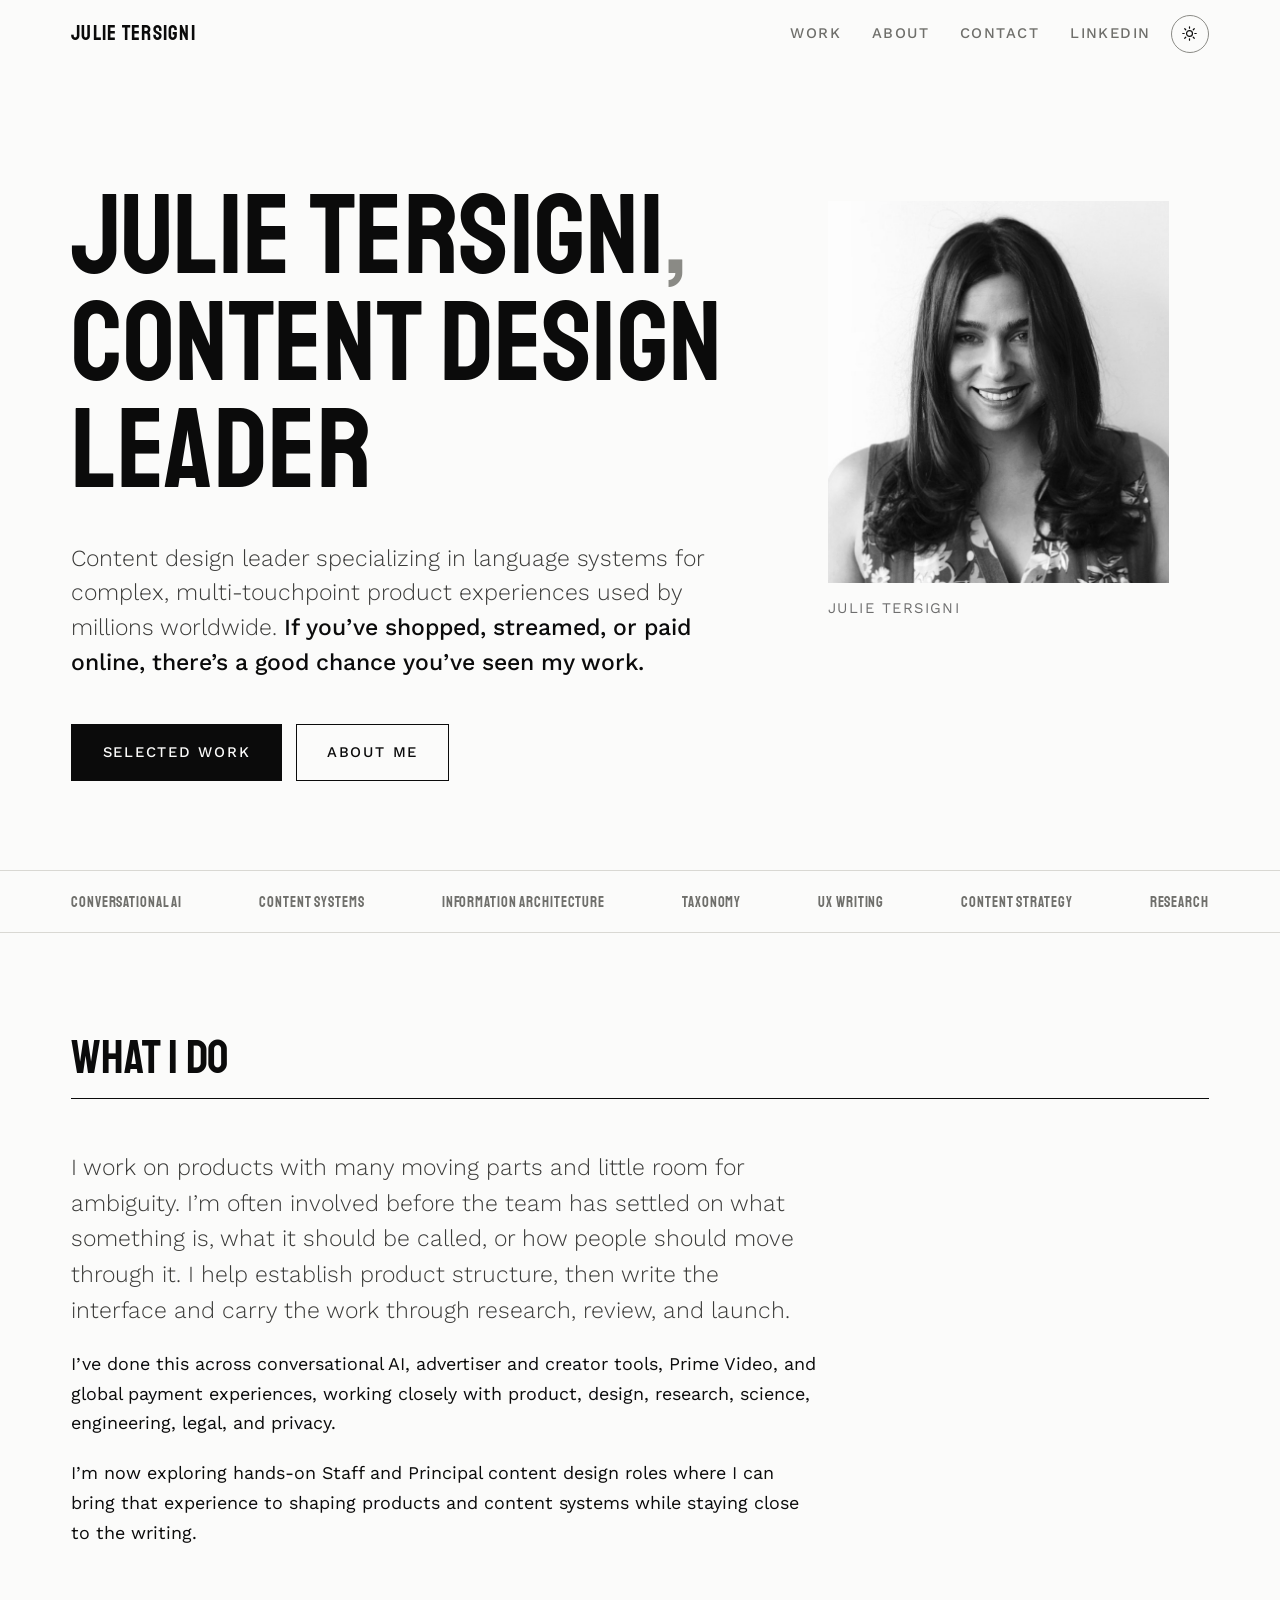
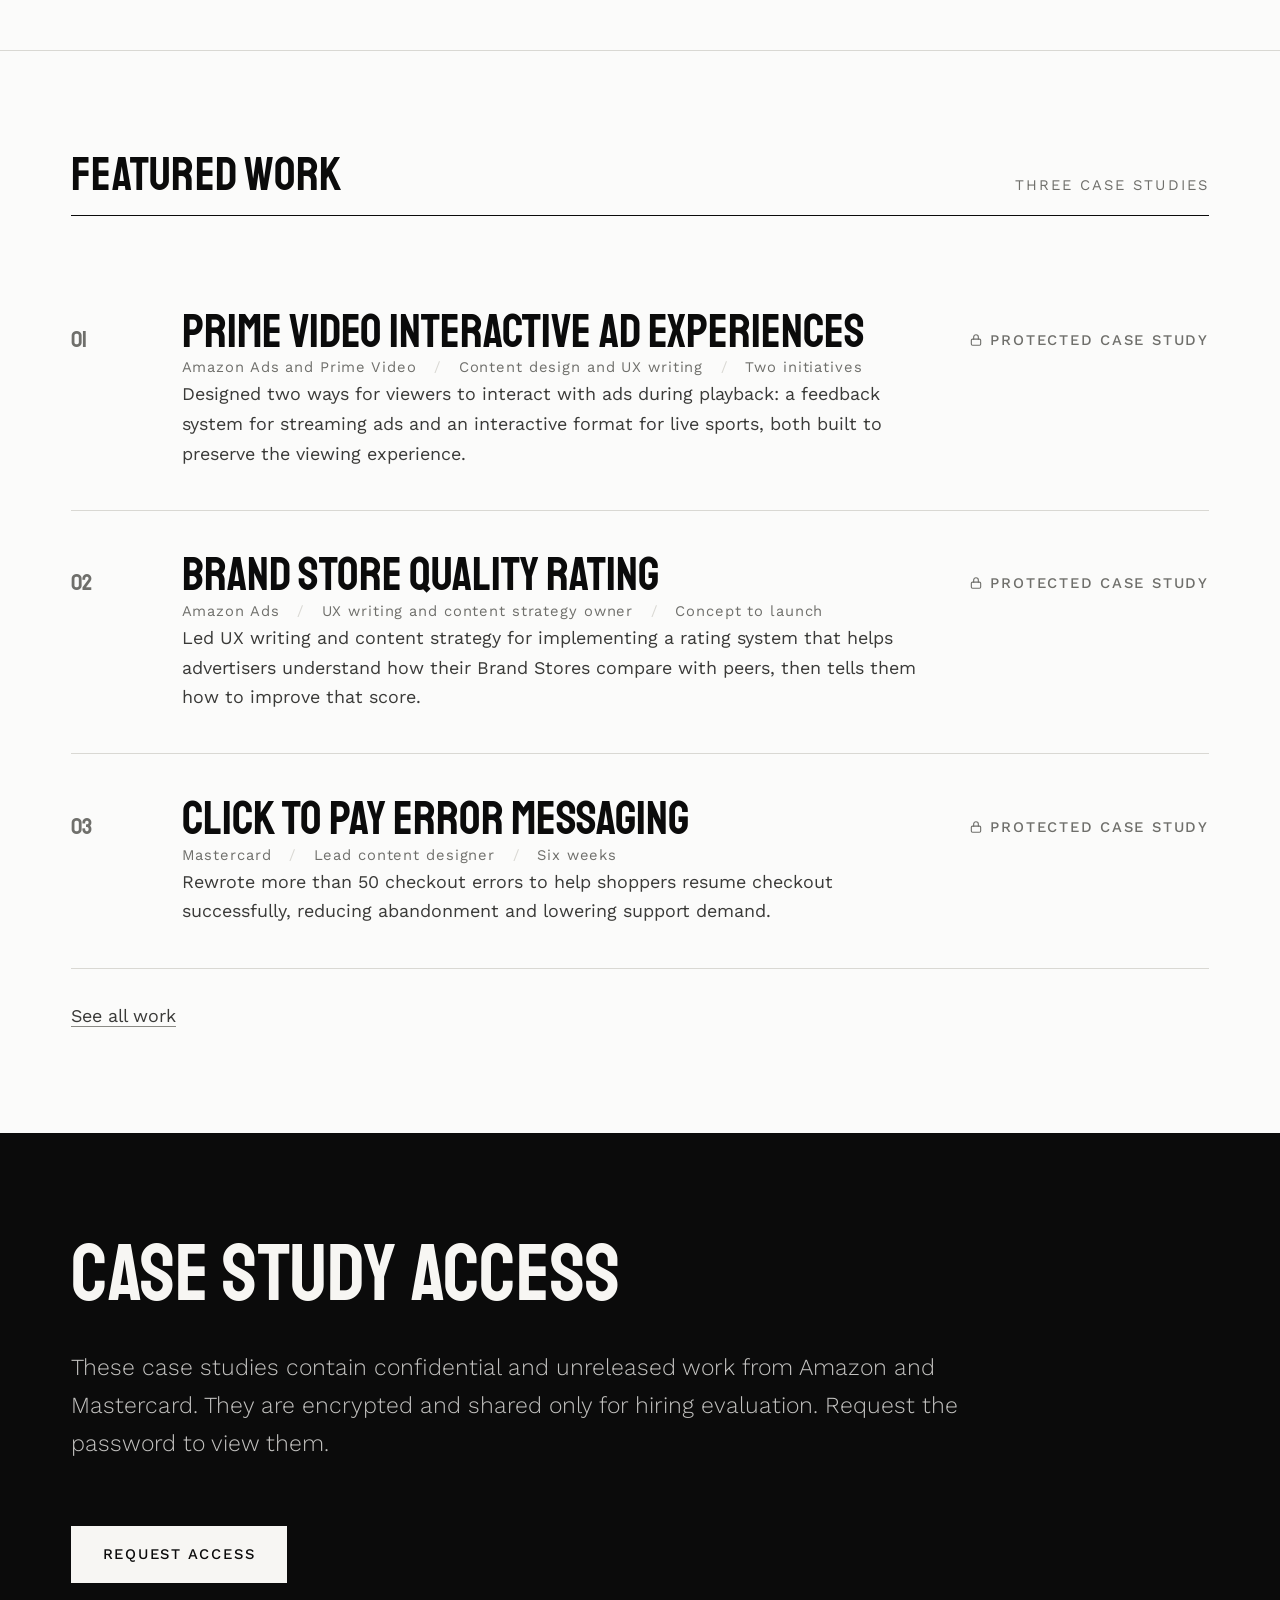
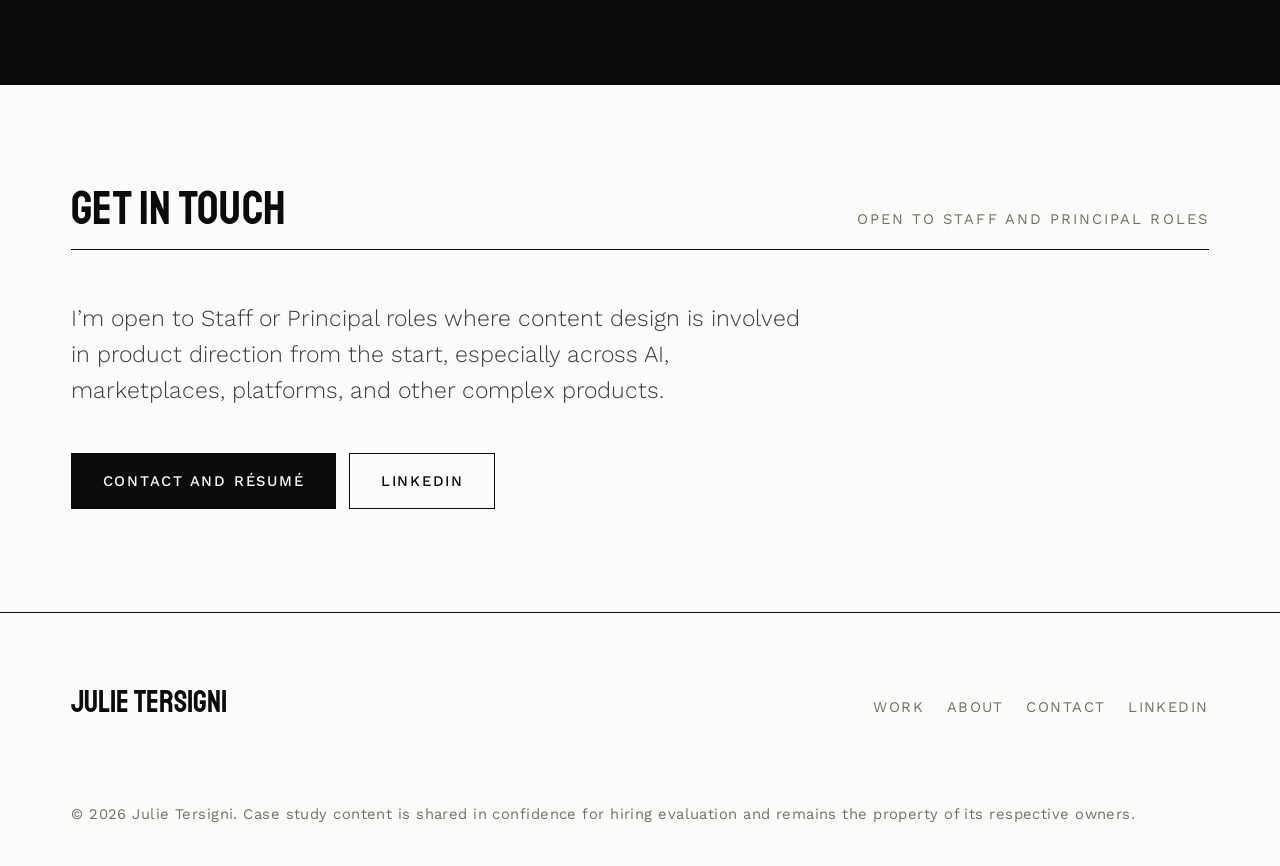
<file: index.html>
<!DOCTYPE html>
<html lang="en" data-theme="light">
<head>
<meta charset="utf-8">
<meta name="viewport" content="width=device-width, initial-scale=1">

<title>Julie Tersigni — Content Design Leader</title>
<meta name="description" content="Content design leader specializing in language systems for complex, international product experiences. Selected work from Amazon Ads, Prime Video, and Mastercard.">
<link rel="canonical" href="https://julietersigni.github.io/">

<meta property="og:type" content="website">
<meta property="og:title" content="Julie Tersigni — Content Design Leader">
<meta property="og:description" content="Language systems for complex, international product experiences. Selected work from Amazon Ads, Prime Video, and Mastercard.">
<meta property="og:url" content="https://julietersigni.github.io/">
<meta property="og:image" content="https://julietersigni.github.io/assets/img/julie-tersigni.jpg">
<meta name="twitter:card" content="summary_large_image">

<link rel="icon" href="data:image/svg+xml,<svg xmlns='http://www.w3.org/2000/svg' viewBox='0 0 100 100'><rect width='100' height='100' fill='%230b0b0b'/><text y='73' x='50' text-anchor='middle' font-size='58' font-family='Helvetica,Arial,sans-serif' font-weight='600' fill='%23fbfbfa'>JT</text></svg>">

<link rel="preconnect" href="https://fonts.googleapis.com">
<link rel="preconnect" href="https://fonts.gstatic.com" crossorigin>
<link href="https://fonts.googleapis.com/css2?family=Staatliches&family=Work+Sans:ital,wght@0,300;0,400;0,500;0,600;1,400&display=swap" rel="stylesheet">
<link rel="stylesheet" href="main.css">
<noscript>
  <style>.reveal { opacity: 1 !important; transform: none !important; }</style>
</noscript>

<script>
  (function () {
    try {
      var saved = localStorage.getItem('jt-theme');
      document.documentElement.setAttribute('data-theme',
        saved || (window.matchMedia('(prefers-color-scheme: dark)').matches ? 'dark' : 'light'));
    } catch (e) {}
  })();
</script>
</head>

<body>
<a class="skip-link" href="#main">Skip to content</a>

<nav class="site-nav" id="siteNav">
  <div class="nav-inner">
    <a class="wordmark" href="index.html">Julie Tersigni</a>

    <button class="nav-toggle" id="navToggle" type="button" aria-label="Menu" aria-expanded="false" aria-controls="navLinks">
      <svg class="icon-menu" viewBox="0 0 24 24" fill="none" stroke="currentColor" stroke-width="1.8" stroke-linecap="round" aria-hidden="true"><path d="M3 6h18M3 12h18M3 18h18"/></svg>
      <svg class="icon-close" viewBox="0 0 24 24" fill="none" stroke="currentColor" stroke-width="1.8" stroke-linecap="round" aria-hidden="true"><path d="M5 5l14 14M19 5L5 19"/></svg>
    </button>

    <ul class="nav-links" id="navLinks">
      <li><a href="work.html">Work</a></li>
      <li><a href="about.html">About</a></li>
      <li><a href="contact.html">Contact</a></li>
      <li><a href="https://www.linkedin.com/in/julietersigni/" rel="noopener">LinkedIn</a></li>
    </ul>

    <button class="theme-toggle" id="themeToggle" type="button" aria-label="Switch to dark mode">
      <svg class="icon-sun" viewBox="0 0 24 24" fill="none" stroke="currentColor" stroke-width="1.7" stroke-linecap="round" aria-hidden="true">
        <circle cx="12" cy="12" r="4.2"/>
        <path d="M12 2.5v2M12 19.5v2M2.5 12h2M19.5 12h2M5.3 5.3l1.4 1.4M17.3 17.3l1.4 1.4M18.7 5.3l-1.4 1.4M6.7 17.3l-1.4 1.4"/>
      </svg>
      <svg class="icon-moon" viewBox="0 0 24 24" fill="none" stroke="currentColor" stroke-width="1.7" stroke-linecap="round" stroke-linejoin="round" aria-hidden="true">
        <path d="M20 14.5A8.5 8.5 0 019.5 4a7 7 0 108.9 10.4 8.6 8.6 0 011.6.1z"/>
      </svg>
    </button>
  </div>
</nav>

<main id="main">

  <!-- ==================================================================== -->
  <!-- HERO                                                                 -->
  <!-- ==================================================================== -->
  <header class="hero">
    <div class="container">
      <div class="hero-grid">
        <div>
          <h1 class="display hero-name">Julie Tersigni<span class="comma">,</span><br>Content Design Leader</h1>

          <p class="hero-lede">
            Content design leader specializing in language systems for complex, multi-touchpoint product
            experiences used by millions worldwide. <strong>If you’ve shopped, streamed, or paid online, there’s a
            good chance you’ve seen my work.</strong>
          </p>

          <div class="hero-actions">
            <a class="btn" href="work.html">Selected work</a>
            <a class="btn btn--ghost" href="about.html">About me</a>
          </div>
        </div>

        <figure class="hero-portrait">
          <img src="assets/img/julie-tersigni.jpg" width="690" height="772"
               alt="Portrait of Julie Tersigni." fetchpriority="high">
          <figcaption>Julie Tersigni</figcaption>
        </figure>
      </div>
    </div>
  </header>

  <!-- ==================================================================== -->
  <!-- EXPERTISE — static row, each term shown once (no marquee)            -->
  <!-- ==================================================================== -->
  <div class="strip">
    <div class="container">
      <ul class="strip-track">
        <li>Conversational AI</li>
        <li>Content systems</li>
        <li>Information architecture</li>
        <!-- All seven terms sit on one line on desktop. Between 40rem and 64rem they can't,
             and the natural wrap strands "Research" alone, so in that band only this spacer
             forces the break after the third term for a 3 + 4 split. See main.css §6.
             Presentational only — hidden from assistive tech. -->
        <li class="strip-break" aria-hidden="true"></li>
        <li>Taxonomy</li>
        <li>UX writing</li>
        <li>Content strategy</li>
        <li>Research</li>
      </ul>
    </div>
  </div>

  <!-- ==================================================================== -->
  <!-- WHAT I DO                                                            -->
  <!-- ==================================================================== -->
  <section class="section">
    <div class="container">
      <div class="section-head reveal">
        <h2 class="display">What I do</h2>
      </div>
      <div class="prose reveal">
        <p class="lede">
          I work on products with many moving parts and little room for ambiguity. I’m often
          involved before the team has settled on what something is, what it should be
          called, or how people should move through it. I help establish product structure,
          then write the interface and carry the work through research, review, and launch.
        </p>
        <p>
          I’ve done this across conversational AI, advertiser and creator tools, Prime Video,
          and global payment experiences, working closely with product, design, research,
          science, engineering, legal, and privacy.
        </p>
        <p>
          I’m now exploring hands-on Staff and Principal content design roles where I can
          bring that experience to shaping products and content systems while staying close
          to the writing.
        </p>
      </div>
    </div>
  </section>

  <!-- ==================================================================== -->
  <!-- FEATURED WORK                                                        -->
  <!-- ==================================================================== -->
  <section class="section" id="work">
    <div class="container">
      <div class="section-head reveal">
        <h2 class="display">Featured work</h2>
        <span class="count">Three case studies</span>
      </div>

      <ul class="work-list">
        <li class="work-row reveal">
          <a class="work-link" href="case-studies/prime-video.html">
            <span class="work-num">01</span>
            <span>
              <span class="work-title">Prime Video interactive ad experiences</span>
              <span class="work-meta">
                <span>Amazon Ads and Prime Video</span><span class="sep">/</span>
                <span>Content design and UX writing</span><span class="sep">/</span>
                <span>Two initiatives</span>
              </span>
              <span class="work-blurb">
                Designed two ways for viewers to interact with ads during playback: a
                feedback system for streaming ads and an interactive format for live
                sports, both built to preserve the viewing experience.
              </span>
            </span>
            <span class="work-state">
              <svg viewBox="0 0 24 24" fill="none" stroke="currentColor" stroke-width="1.9" stroke-linecap="round" stroke-linejoin="round" aria-hidden="true"><rect x="4" y="10.5" width="16" height="10.5" rx="2"/><path d="M8 10.5V7a4 4 0 018 0v3.5"/></svg>
              Protected case study
            </span>
          </a>
        </li>

        <li class="work-row reveal">
          <a class="work-link" href="case-studies/brand-store-quality.html">
            <span class="work-num">02</span>
            <span>
              <span class="work-title">Brand Store quality rating</span>
              <span class="work-meta">
                <span>Amazon Ads</span><span class="sep">/</span>
                <span>UX writing and content strategy owner</span><span class="sep">/</span>
                <span>Concept to launch</span>
              </span>
              <span class="work-blurb">
                Led UX writing and content strategy for implementing a rating system that
                helps advertisers understand how their Brand Stores compare with peers, then
                tells them how to improve that score.
              </span>
            </span>
            <span class="work-state">
              <svg viewBox="0 0 24 24" fill="none" stroke="currentColor" stroke-width="1.9" stroke-linecap="round" stroke-linejoin="round" aria-hidden="true"><rect x="4" y="10.5" width="16" height="10.5" rx="2"/><path d="M8 10.5V7a4 4 0 018 0v3.5"/></svg>
              Protected case study
            </span>
          </a>
        </li>

        <li class="work-row reveal">
          <a class="work-link" href="case-studies/click-to-pay.html">
            <span class="work-num">03</span>
            <span>
              <span class="work-title">Click to Pay error messaging</span>
              <span class="work-meta">
                <span>Mastercard</span><span class="sep">/</span>
                <span>Lead content designer</span><span class="sep">/</span>
                <span>Six weeks</span>
              </span>
              <span class="work-blurb">
                Rewrote more than 50 checkout errors to help shoppers resume checkout
                successfully, reducing abandonment and lowering support demand.
              </span>
            </span>
            <span class="work-state">
              <svg viewBox="0 0 24 24" fill="none" stroke="currentColor" stroke-width="1.9" stroke-linecap="round" stroke-linejoin="round" aria-hidden="true"><rect x="4" y="10.5" width="16" height="10.5" rx="2"/><path d="M8 10.5V7a4 4 0 018 0v3.5"/></svg>
              Protected case study
            </span>
          </a>
        </li>
      </ul>

      <p class="work-blurb reveal" style="margin-top:2rem">
        <a class="link" href="work.html">See all work</a>
      </p>
    </div>
  </section>

  <!-- ==================================================================== -->
  <!-- CASE STUDY ACCESS                                                    -->
  <!-- ==================================================================== -->
  <section class="band">
    <div class="container">
      <h2 class="band-quote display">Case study access</h2>
      <p class="band-note">
        These case studies contain confidential and unreleased work from Amazon and
        Mastercard. They are encrypted and shared only for hiring evaluation. Request the
        password to view them.
      </p>
      <a class="btn" href="contact.html">Request access</a>
    </div>
  </section>

  <!-- ==================================================================== -->
  <!-- GET IN TOUCH                                                         -->
  <!-- ==================================================================== -->
  <section class="section">
    <div class="container">
      <div class="section-head reveal">
        <h2 class="display">Get in touch</h2>
        <span class="count">Open to Staff and Principal roles</span>
      </div>
      <div class="prose reveal">
        <p class="lede">
          I’m open to Staff or Principal roles where content design is involved in product
          direction from the start, especially across AI, marketplaces, platforms, and other
          complex products.
        </p>
      </div>
      <div class="hero-actions reveal">
        <a class="btn" href="contact.html">Contact and résumé</a>
        <a class="btn btn--ghost" href="https://www.linkedin.com/in/julietersigni/" rel="noopener">LinkedIn</a>
      </div>
    </div>
  </section>

</main>

<footer class="site-footer">
  <div class="container">
    <div class="footer-top">
      <p class="footer-mark">Julie Tersigni</p>
      <ul class="footer-links">
        <li><a href="work.html">Work</a></li>
        <li><a href="about.html">About</a></li>
        <li><a href="contact.html">Contact</a></li>
        <li><a href="https://www.linkedin.com/in/julietersigni/" rel="noopener">LinkedIn</a></li>
      </ul>
    </div>
    <p class="footer-fine">
      © <span data-year>2026</span> Julie Tersigni. Case study content is shared in
      confidence for hiring evaluation and remains the property of its respective owners.
    </p>
  </div>
</footer>

<script src="main.js"></script>
</body>
</html>
</file>
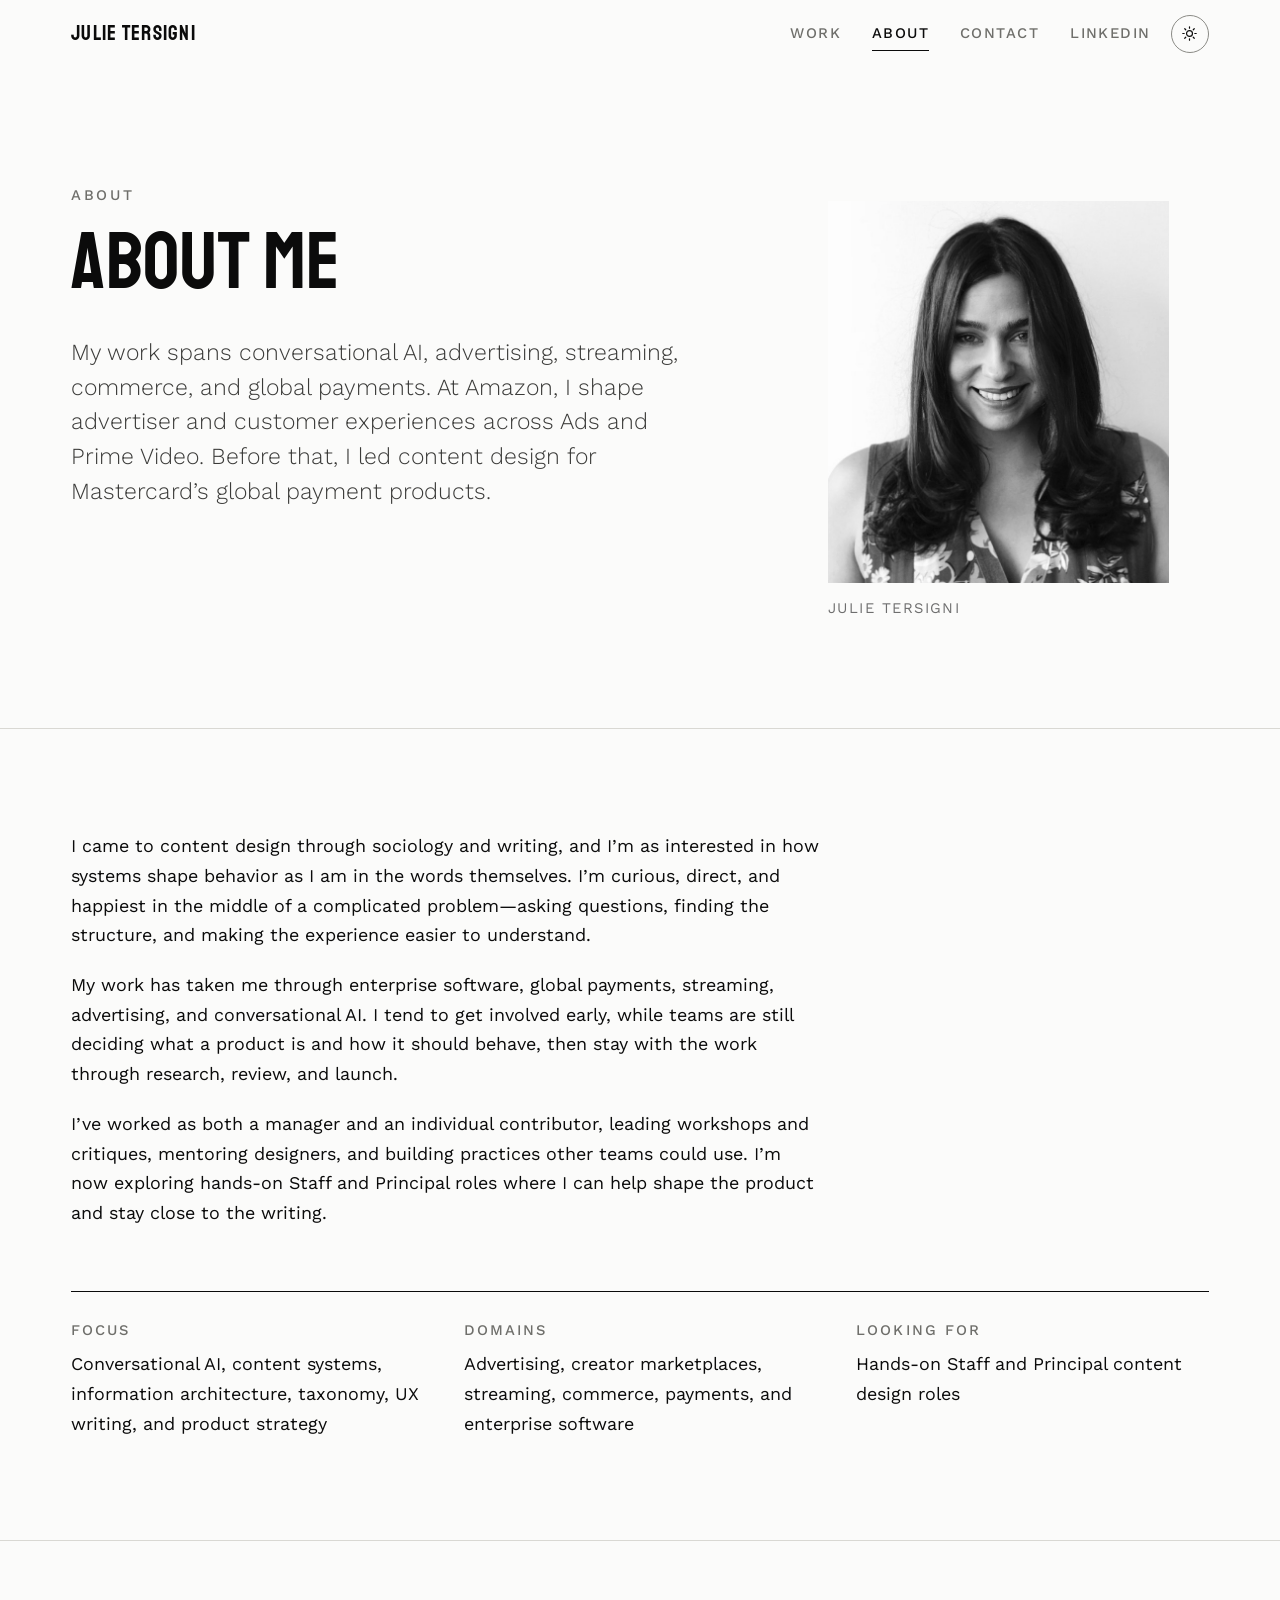
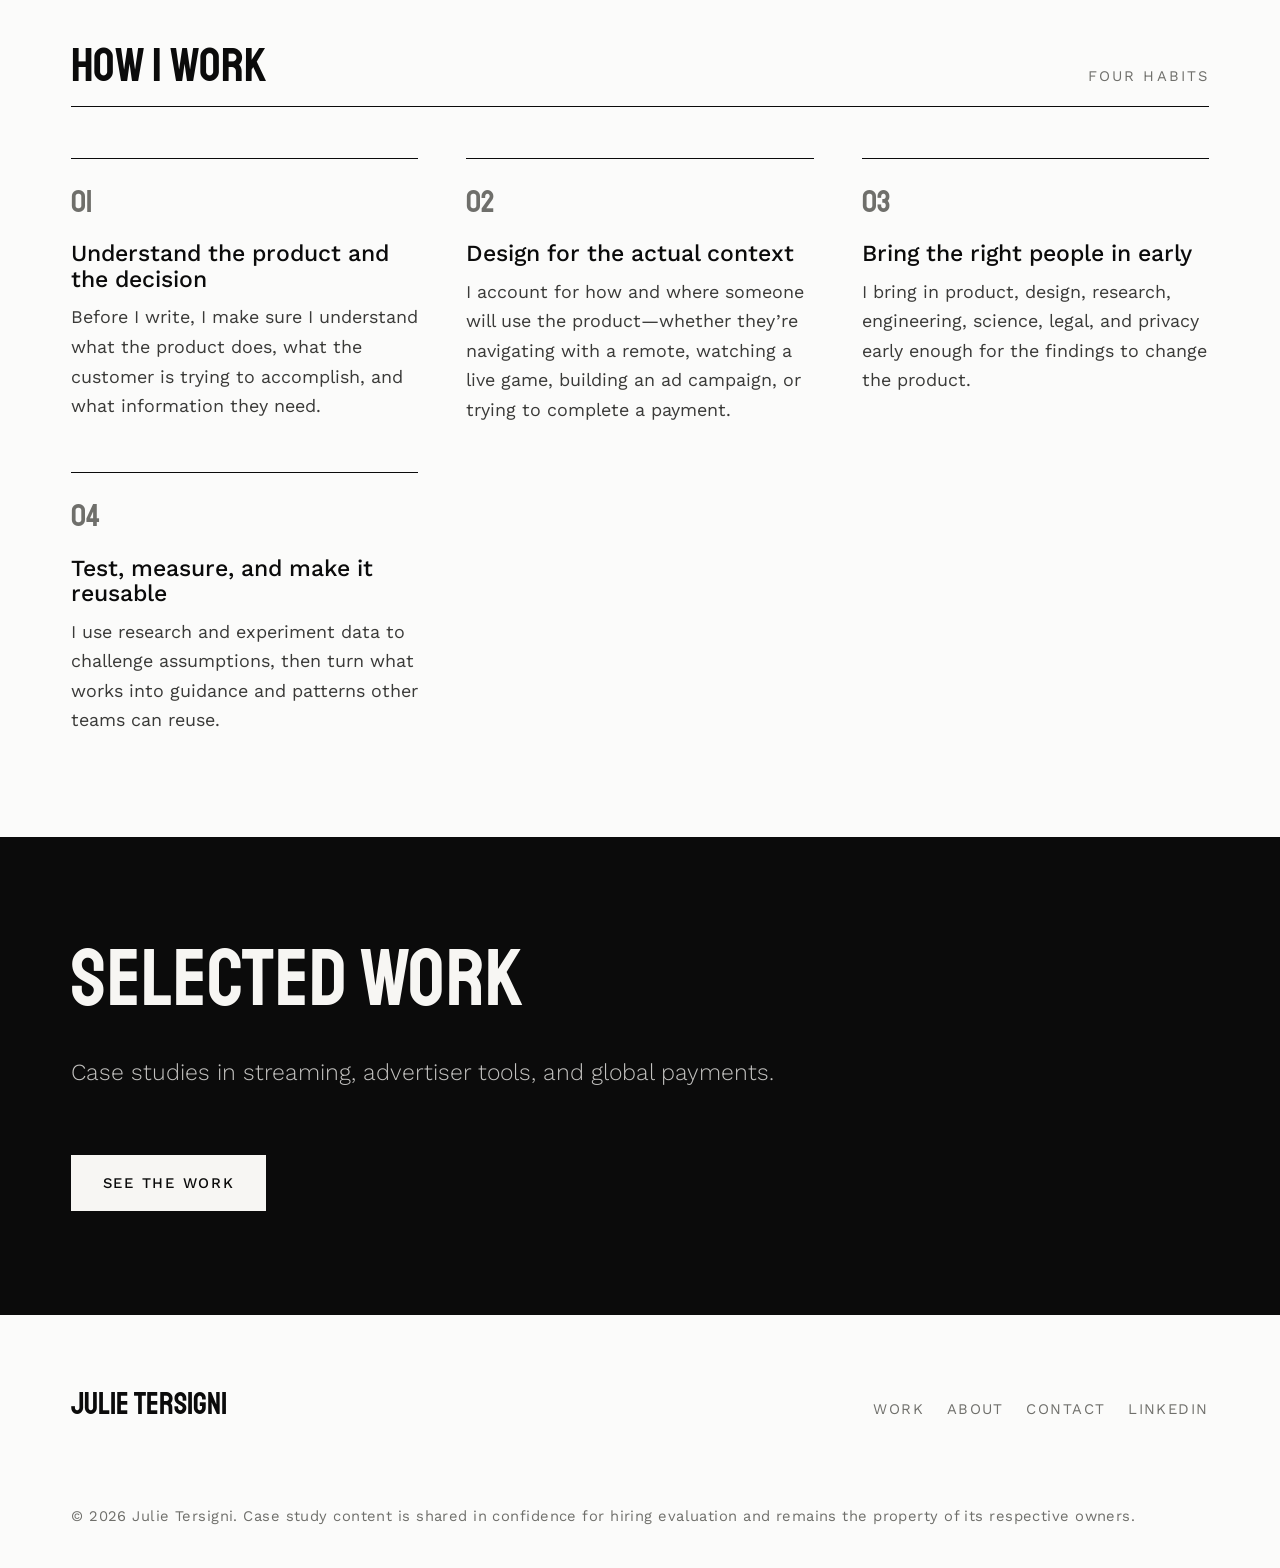
<file: about.html>
<!DOCTYPE html>
<html lang="en" data-theme="light">
<head>
<meta charset="utf-8">
<meta name="viewport" content="width=device-width, initial-scale=1">

<title>About — Julie Tersigni</title>
<meta name="description" content="Content design across conversational AI, advertising, streaming, commerce, and global payments. Amazon Ads and Prime Video; previously Mastercard.">
<link rel="canonical" href="https://julietersigni.github.io/about.html">

<meta property="og:type" content="website">
<meta property="og:title" content="About — Julie Tersigni">
<meta property="og:description" content="Content design across conversational AI, advertising, streaming, commerce, and global payments. Amazon Ads and Prime Video; previously Mastercard.">
<meta property="og:url" content="https://julietersigni.github.io/about.html">
<meta property="og:image" content="https://julietersigni.github.io/assets/img/julie-tersigni.jpg">
<meta name="twitter:card" content="summary_large_image">

<link rel="icon" href="data:image/svg+xml,<svg xmlns='http://www.w3.org/2000/svg' viewBox='0 0 100 100'><rect width='100' height='100' fill='%230b0b0b'/><text y='73' x='50' text-anchor='middle' font-size='58' font-family='Helvetica,Arial,sans-serif' font-weight='600' fill='%23fbfbfa'>JT</text></svg>">

<link rel="preconnect" href="https://fonts.googleapis.com">
<link rel="preconnect" href="https://fonts.gstatic.com" crossorigin>
<link href="https://fonts.googleapis.com/css2?family=Staatliches&family=Work+Sans:ital,wght@0,300;0,400;0,500;0,600;1,400&display=swap" rel="stylesheet">
<link rel="stylesheet" href="main.css">
<noscript>
  <style>.reveal { opacity: 1 !important; transform: none !important; }</style>
</noscript>

<script>
  (function () {
    try {
      var saved = localStorage.getItem('jt-theme');
      document.documentElement.setAttribute('data-theme',
        saved || (window.matchMedia('(prefers-color-scheme: dark)').matches ? 'dark' : 'light'));
    } catch (e) {}
  })();
</script>
</head>

<body>
<a class="skip-link" href="#main">Skip to content</a>

<nav class="site-nav" id="siteNav">
  <div class="nav-inner">
    <a class="wordmark" href="index.html">Julie Tersigni</a>

    <button class="nav-toggle" id="navToggle" type="button" aria-label="Menu" aria-expanded="false" aria-controls="navLinks">
      <svg class="icon-menu" viewBox="0 0 24 24" fill="none" stroke="currentColor" stroke-width="1.8" stroke-linecap="round" aria-hidden="true"><path d="M3 6h18M3 12h18M3 18h18"/></svg>
      <svg class="icon-close" viewBox="0 0 24 24" fill="none" stroke="currentColor" stroke-width="1.8" stroke-linecap="round" aria-hidden="true"><path d="M5 5l14 14M19 5L5 19"/></svg>
    </button>

    <ul class="nav-links" id="navLinks">
      <li><a href="work.html">Work</a></li>
      <li><a href="about.html" aria-current="page">About</a></li>
      <li><a href="contact.html">Contact</a></li>
      <li><a href="https://www.linkedin.com/in/julietersigni/" rel="noopener">LinkedIn</a></li>
    </ul>

    <button class="theme-toggle" id="themeToggle" type="button" aria-label="Switch to dark mode">
      <svg class="icon-sun" viewBox="0 0 24 24" fill="none" stroke="currentColor" stroke-width="1.7" stroke-linecap="round" aria-hidden="true">
        <circle cx="12" cy="12" r="4.2"/>
        <path d="M12 2.5v2M12 19.5v2M2.5 12h2M19.5 12h2M5.3 5.3l1.4 1.4M17.3 17.3l1.4 1.4M18.7 5.3l-1.4 1.4M6.7 17.3l-1.4 1.4"/>
      </svg>
      <svg class="icon-moon" viewBox="0 0 24 24" fill="none" stroke="currentColor" stroke-width="1.7" stroke-linecap="round" stroke-linejoin="round" aria-hidden="true">
        <path d="M20 14.5A8.5 8.5 0 019.5 4a7 7 0 108.9 10.4 8.6 8.6 0 011.6.1z"/>
      </svg>
    </button>
  </div>
</nav>

<main id="main">

  <header class="hero">
    <div class="container">
      <div class="hero-grid">
        <div>
          <p class="eyebrow">About</p>
          <h1 class="display" style="font-size:var(--step-4);max-width:16ch">About me</h1>

          <p class="hero-lede" style="margin-top:clamp(1.5rem,3vw,2.25rem)">
            My work spans conversational AI, advertising, streaming, commerce, and global payments. At
            Amazon, I shape advertiser and customer experiences across Ads and Prime Video.
            Before that, I led content design for Mastercard’s global payment products.
          </p>
        </div>

        <figure class="hero-portrait">
          <img src="assets/img/julie-tersigni.jpg" width="690" height="772"
               alt="Portrait of Julie Tersigni." fetchpriority="high">
          <figcaption>Julie Tersigni</figcaption>
        </figure>
      </div>
    </div>
  </header>

  <!-- ==================================================================== -->
  <!-- BIO                                                                  -->
  <!-- ==================================================================== -->
  <section class="section">
    <div class="container">
      <div class="prose reveal">
        <p>
          I came to content design through sociology and writing, and I’m as interested in
          how systems shape behavior as I am in the words themselves. I’m curious, direct,
          and happiest in the middle of a complicated problem—asking questions, finding the
          structure, and making the experience easier to understand.
        </p>
        <p>
          My work has taken me through enterprise software, global payments, streaming,
          advertising, and conversational AI. I tend to get involved early, while teams are
          still deciding what a product is and how it should behave, then stay with the work
          through research, review, and launch.
        </p>
        <p>
          I’ve worked as both a manager and an individual contributor, leading workshops and
          critiques, mentoring designers, and building practices other teams could use. I’m
          now exploring hands-on Staff and Principal roles where I can help shape the product
          and stay close to the writing.
        </p>
      </div>

      <dl class="facts reveal" style="margin-top:clamp(2.5rem,5vw,4rem)">
        <div>
          <dt>Focus</dt>
          <dd>Conversational AI, content systems, information architecture, taxonomy, UX writing, and
          product strategy</dd>
        </div>
        <div>
          <dt>Domains</dt>
          <dd>Advertising, creator marketplaces, streaming, commerce, payments, and enterprise software</dd>
        </div>
        <div>
          <dt>Looking for</dt>
          <dd>Hands-on Staff and Principal content design roles</dd>
        </div>
      </dl>
    </div>
  </section>

  <!-- ==================================================================== -->
  <!-- HOW I WORK                                                           -->
  <!-- ==================================================================== -->
  <section class="section" id="how-i-work">
    <div class="container">
      <div class="section-head reveal">
        <h2 class="display">How I work</h2>
        <span class="count">Four habits</span>
      </div>

      <ol class="process">
        <li class="reveal">
          <h3>Understand the product and the decision</h3>
          <p>
            Before I write, I make sure I understand what the product does, what the customer is trying
            to accomplish, and what information they need.
          </p>
        </li>
        <li class="reveal">
          <h3>Design for the actual context</h3>
          <p>
            I account for how and where someone will use the product—whether they’re navigating with a
            remote, watching a live game, building an ad campaign, or trying to complete a
            payment.
          </p>
        </li>
        <li class="reveal">
          <h3>Bring the right people in early</h3>
          <p>
            I bring in product, design, research, engineering, science, legal, and privacy early enough
            for the findings to change the product.
          </p>
        </li>
        <li class="reveal">
          <h3>Test, measure, and make it reusable</h3>
          <p>
            I use research and experiment data to challenge assumptions, then turn what works into
            guidance and patterns other teams can reuse.
          </p>
        </li>
      </ol>
    </div>
  </section>

  <!-- ==================================================================== -->
  <!-- CTA                                                                  -->
  <!-- ==================================================================== -->
  <section class="band">
    <div class="container">
      <h2 class="band-quote display">Selected work</h2>
      <p class="band-note">
        Case studies in streaming, advertiser tools, and global payments.
      </p>
      <a class="btn" href="work.html">See the work</a>
    </div>
  </section>

</main>

<footer class="site-footer">
  <div class="container">
    <div class="footer-top">
      <p class="footer-mark">Julie Tersigni</p>
      <ul class="footer-links">
        <li><a href="work.html">Work</a></li>
        <li><a href="about.html">About</a></li>
        <li><a href="contact.html">Contact</a></li>
        <li><a href="https://www.linkedin.com/in/julietersigni/" rel="noopener">LinkedIn</a></li>
      </ul>
    </div>
    <p class="footer-fine">
      © <span data-year>2026</span> Julie Tersigni. Case study content is shared in
      confidence for hiring evaluation and remains the property of its respective owners.
    </p>
  </div>
</footer>

<script src="main.js"></script>
</body>
</html>
</file>
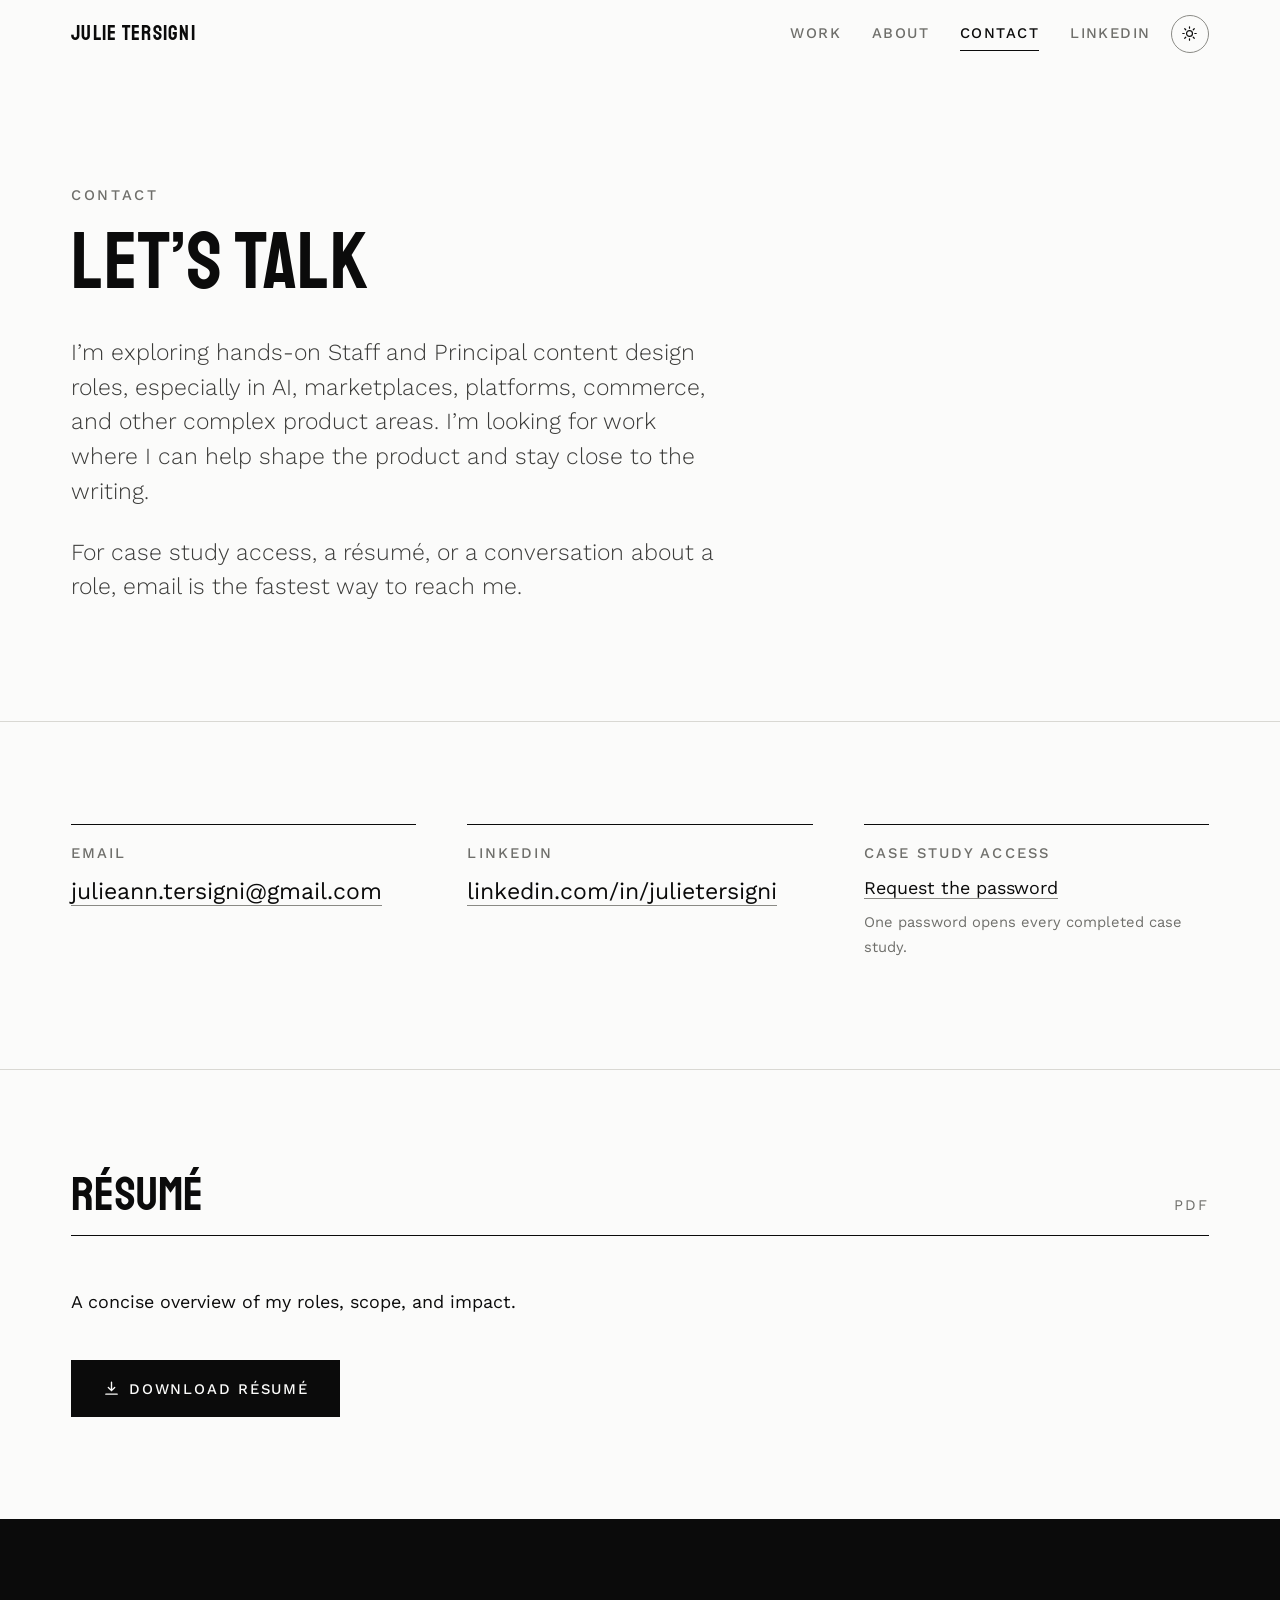
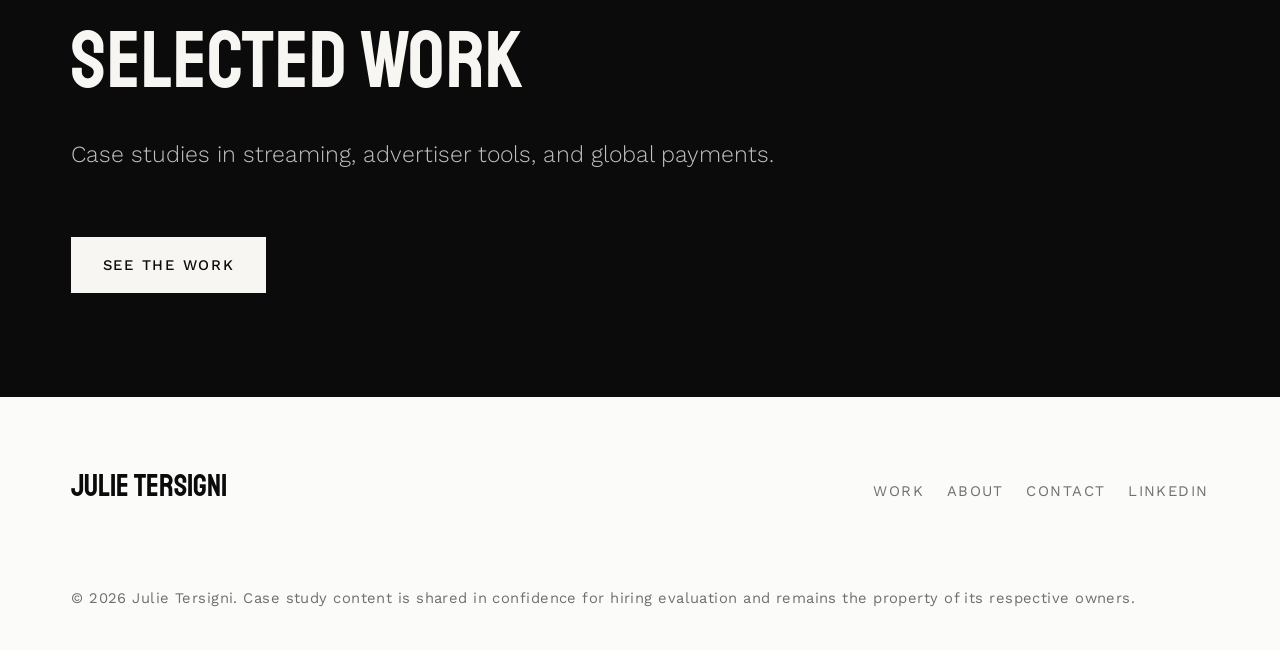
<file: contact.html>
<!DOCTYPE html>
<html lang="en" data-theme="light">
<head>
<meta charset="utf-8">
<meta name="viewport" content="width=device-width, initial-scale=1">

<title>Contact — Julie Tersigni</title>
<meta name="description" content="Get in touch with Julie Tersigni about Staff and Principal content design roles, case study access, or a résumé.">
<link rel="canonical" href="https://julietersigni.github.io/contact.html">

<meta property="og:type" content="website">
<meta property="og:title" content="Contact — Julie Tersigni">
<meta property="og:description" content="Get in touch with Julie Tersigni about Staff and Principal content design roles, case study access, or a résumé.">
<meta property="og:url" content="https://julietersigni.github.io/contact.html">
<meta property="og:image" content="https://julietersigni.github.io/assets/img/julie-tersigni.jpg">
<meta name="twitter:card" content="summary_large_image">

<link rel="icon" href="data:image/svg+xml,<svg xmlns='http://www.w3.org/2000/svg' viewBox='0 0 100 100'><rect width='100' height='100' fill='%230b0b0b'/><text y='73' x='50' text-anchor='middle' font-size='58' font-family='Helvetica,Arial,sans-serif' font-weight='600' fill='%23fbfbfa'>JT</text></svg>">

<link rel="preconnect" href="https://fonts.googleapis.com">
<link rel="preconnect" href="https://fonts.gstatic.com" crossorigin>
<link href="https://fonts.googleapis.com/css2?family=Staatliches&family=Work+Sans:ital,wght@0,300;0,400;0,500;0,600;1,400&display=swap" rel="stylesheet">
<link rel="stylesheet" href="main.css">
<noscript>
  <style>.reveal { opacity: 1 !important; transform: none !important; }</style>
</noscript>

<script>
  (function () {
    try {
      var saved = localStorage.getItem('jt-theme');
      document.documentElement.setAttribute('data-theme',
        saved || (window.matchMedia('(prefers-color-scheme: dark)').matches ? 'dark' : 'light'));
    } catch (e) {}
  })();
</script>
</head>

<body>
<a class="skip-link" href="#main">Skip to content</a>

<nav class="site-nav" id="siteNav">
  <div class="nav-inner">
    <a class="wordmark" href="index.html">Julie Tersigni</a>

    <button class="nav-toggle" id="navToggle" type="button" aria-label="Menu" aria-expanded="false" aria-controls="navLinks">
      <svg class="icon-menu" viewBox="0 0 24 24" fill="none" stroke="currentColor" stroke-width="1.8" stroke-linecap="round" aria-hidden="true"><path d="M3 6h18M3 12h18M3 18h18"/></svg>
      <svg class="icon-close" viewBox="0 0 24 24" fill="none" stroke="currentColor" stroke-width="1.8" stroke-linecap="round" aria-hidden="true"><path d="M5 5l14 14M19 5L5 19"/></svg>
    </button>

    <ul class="nav-links" id="navLinks">
      <li><a href="work.html">Work</a></li>
      <li><a href="about.html">About</a></li>
      <li><a href="contact.html" aria-current="page">Contact</a></li>
      <li><a href="https://www.linkedin.com/in/julietersigni/" rel="noopener">LinkedIn</a></li>
    </ul>

    <button class="theme-toggle" id="themeToggle" type="button" aria-label="Switch to dark mode">
      <svg class="icon-sun" viewBox="0 0 24 24" fill="none" stroke="currentColor" stroke-width="1.7" stroke-linecap="round" aria-hidden="true">
        <circle cx="12" cy="12" r="4.2"/>
        <path d="M12 2.5v2M12 19.5v2M2.5 12h2M19.5 12h2M5.3 5.3l1.4 1.4M17.3 17.3l1.4 1.4M18.7 5.3l-1.4 1.4M6.7 17.3l-1.4 1.4"/>
      </svg>
      <svg class="icon-moon" viewBox="0 0 24 24" fill="none" stroke="currentColor" stroke-width="1.7" stroke-linecap="round" stroke-linejoin="round" aria-hidden="true">
        <path d="M20 14.5A8.5 8.5 0 019.5 4a7 7 0 108.9 10.4 8.6 8.6 0 011.6.1z"/>
      </svg>
    </button>
  </div>
</nav>

<main id="main">

  <header class="hero">
    <div class="container">
      <p class="eyebrow">Contact</p>
      <h1 class="display" style="font-size:var(--step-4);max-width:16ch">Let’s talk</h1>
      <p class="hero-lede" style="margin-top:clamp(1.5rem,3vw,2.25rem)">
        I’m exploring hands-on Staff and Principal content design roles, especially in AI,
        marketplaces, platforms, commerce, and other complex product areas. I’m looking for
        work where I can help shape the product and stay close to the writing.
      </p>
      <p class="hero-lede" style="margin-top:1rem">
        For case study access, a résumé, or a conversation about a role, email is the fastest
        way to reach me.
      </p>
    </div>
  </header>

  <section class="section">
    <div class="container">
      <div class="contact-grid">

        <div class="contact-card reveal">
          <h2>Email</h2>
          <p><a class="link" href="mailto:julieann.tersigni@gmail.com">julieann.tersigni@gmail.com</a></p>
        </div>

        <div class="contact-card reveal">
          <h2>LinkedIn</h2>
          <p><a class="link" href="https://www.linkedin.com/in/julietersigni/" rel="noopener">linkedin.com/in/julietersigni</a></p>
        </div>

        <div class="contact-card reveal">
          <h2>Case study access</h2>
          <p style="font-size:var(--step-0)">
            <a class="link" href="mailto:julieann.tersigni@gmail.com?subject=Case%20study%20access%20request">Request the password</a>
          </p>
          <p class="note">One password opens every completed case study.</p>
        </div>

      </div>
    </div>
  </section>

  <!-- ==================================================================== -->
  <!-- RÉSUMÉ                                                               -->
  <!-- ==================================================================== -->
  <section class="section">
    <div class="container">
      <div class="section-head reveal">
        <h2 class="display">Résumé</h2>
        <span class="count">PDF</span>
      </div>

      <div class="prose reveal">
        <p>A concise overview of my roles, scope, and impact.</p>
      </div>

      <div class="hero-actions reveal">
        <!--
          State is set by main.js from assets/resume-data.js, which tools/build.mjs
          generates. Drop the PDF into assets/, rerun the build, and the button
          replaces the note below. No HTML edit needed.
        -->
        <a class="btn" id="resumeBtn" href="assets/Julie-Tersigni-Resume.pdf"
           data-download="Julie-Tersigni-Resume.pdf">
          <svg viewBox="0 0 24 24" fill="none" stroke="currentColor" stroke-width="1.9" stroke-linecap="round" stroke-linejoin="round" aria-hidden="true">
            <path d="M12 3v12M7.5 10.5L12 15l4.5-4.5M4 20h16"/>
          </svg>
          Download résumé
        </a>

        <p class="note" id="resumePending" style="margin:0;align-self:center;color:var(--ink-mute);font-size:var(--step--1)" hidden>
          The PDF is being finalized.
          <a class="link" href="mailto:julieann.tersigni@gmail.com?subject=R%C3%A9sum%C3%A9%20request">Email me</a>
          and I’ll send the current version.
        </p>
      </div>
    </div>
  </section>

  <section class="band">
    <div class="container">
      <h2 class="band-quote display">Selected work</h2>
      <p class="band-note">
        Case studies in streaming, advertiser tools, and global payments.
      </p>
      <a class="btn" href="work.html">See the work</a>
    </div>
  </section>

</main>

<footer class="site-footer">
  <div class="container">
    <div class="footer-top">
      <p class="footer-mark">Julie Tersigni</p>
      <ul class="footer-links">
        <li><a href="work.html">Work</a></li>
        <li><a href="about.html">About</a></li>
        <li><a href="contact.html">Contact</a></li>
        <li><a href="https://www.linkedin.com/in/julietersigni/" rel="noopener">LinkedIn</a></li>
      </ul>
    </div>
    <p class="footer-fine">
      © <span data-year>2026</span> Julie Tersigni. Case study content is shared in
      confidence for hiring evaluation and remains the property of its respective owners.
    </p>
  </div>
</footer>

<script src="assets/resume-data.js"></script>
<script src="main.js"></script>
</body>
</html>
</file>
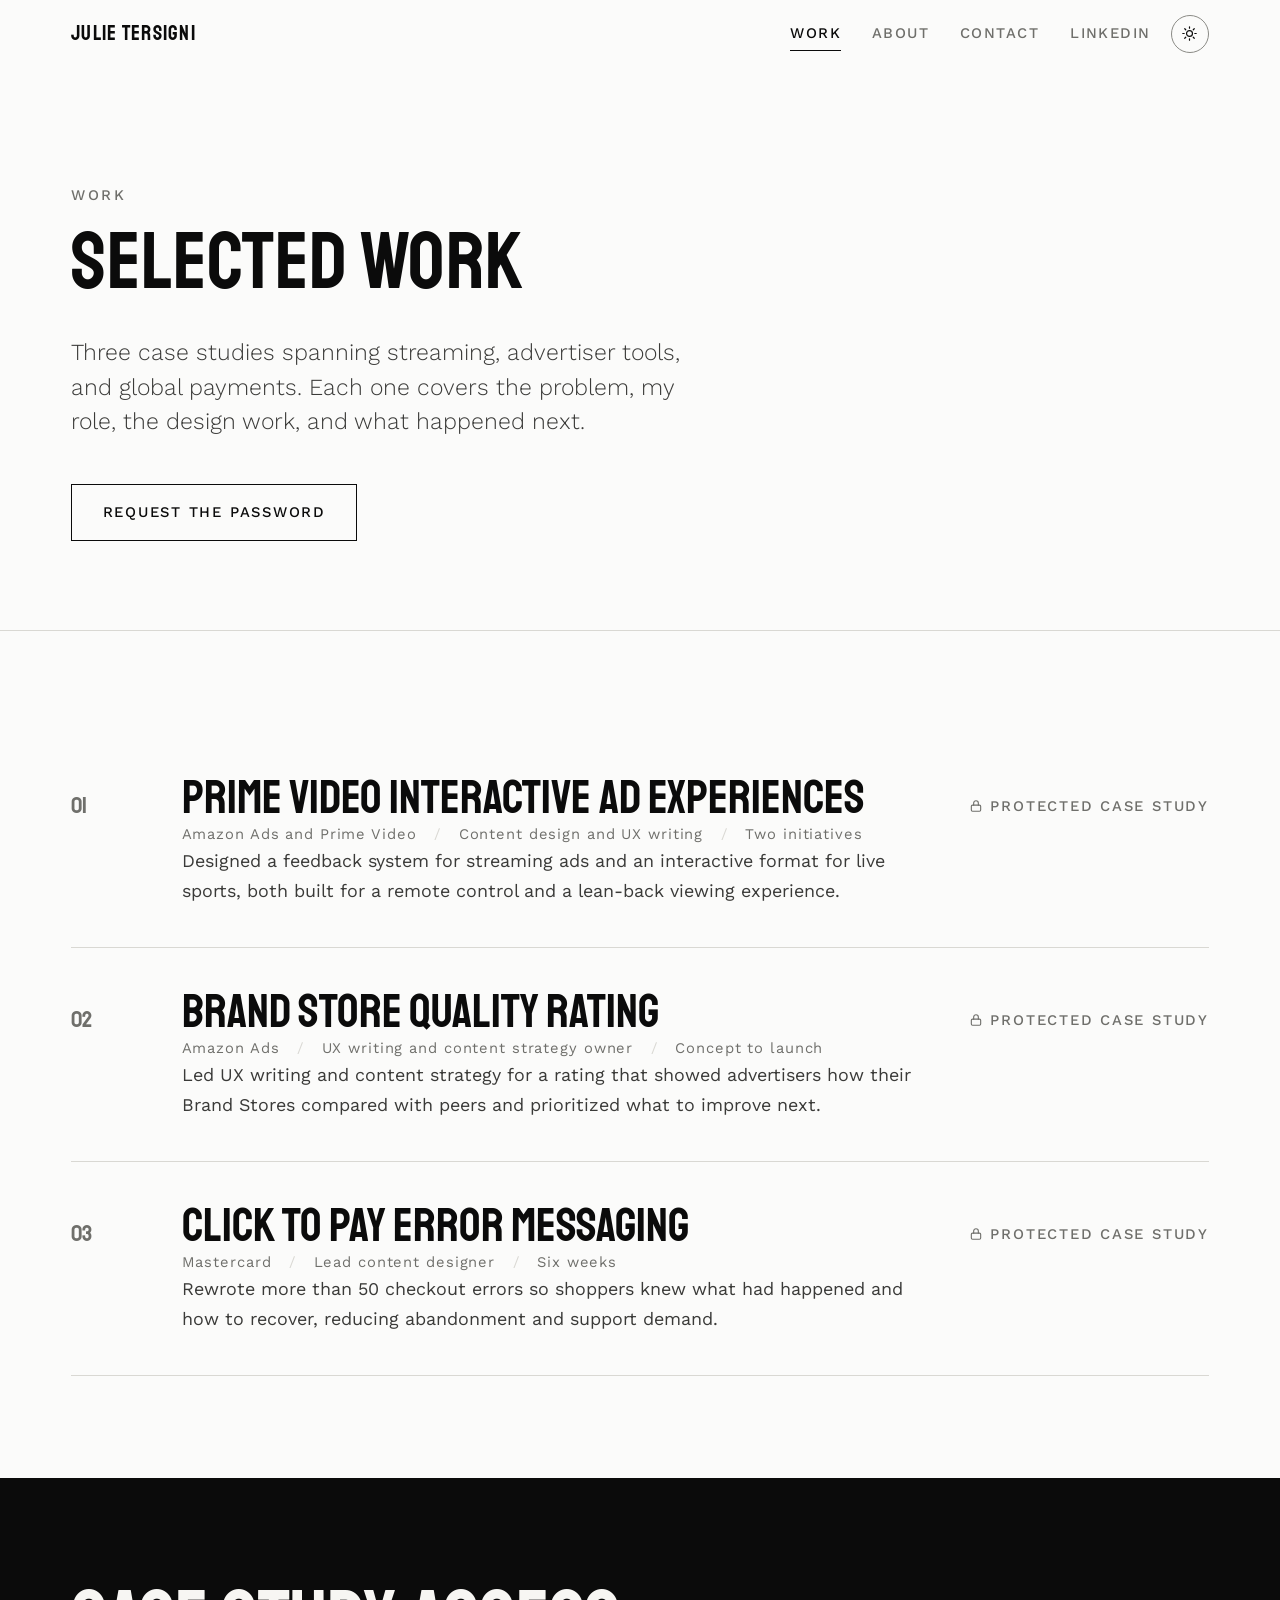
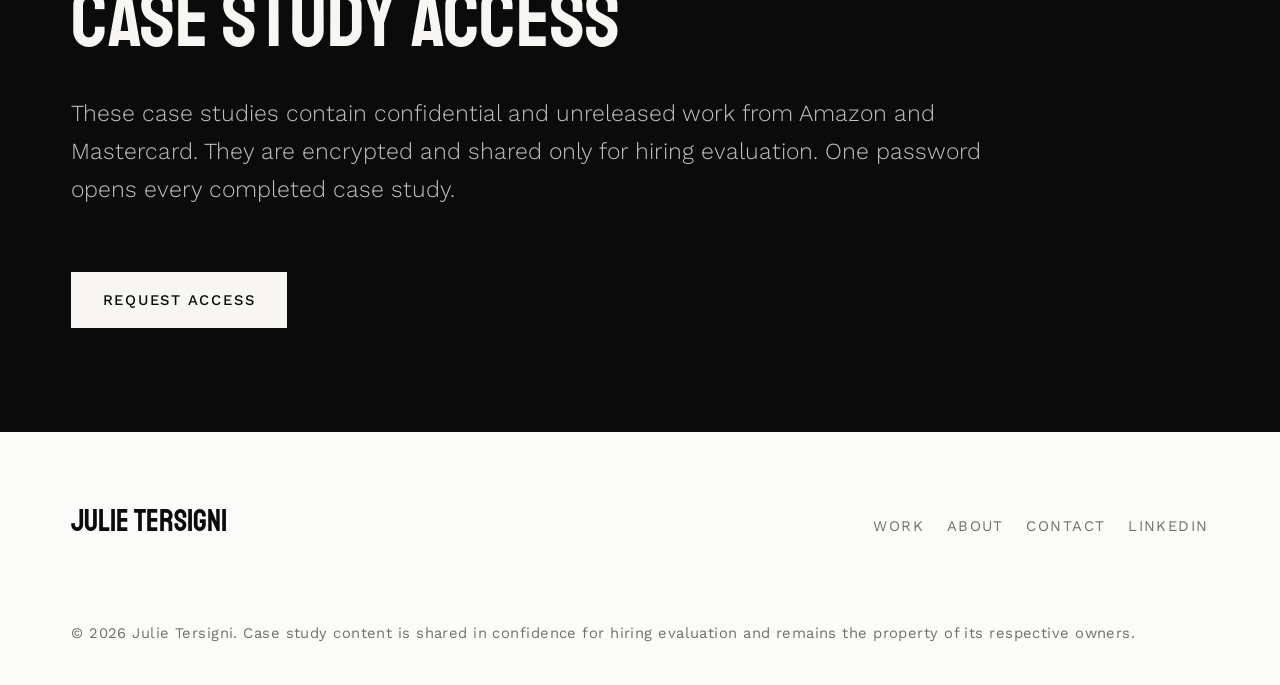
<file: work.html>
<!DOCTYPE html>
<html lang="en" data-theme="light">
<head>
<meta charset="utf-8">
<meta name="viewport" content="width=device-width, initial-scale=1">

<title>Selected work — Julie Tersigni</title>
<meta name="description" content="Three case studies spanning streaming, advertiser tools,
and global payments.">
<link rel="canonical" href="https://julietersigni.github.io/work.html">

<meta property="og:type" content="website">
<meta property="og:title" content="Selected work — Julie Tersigni">
<meta property="og:description" content="Three case studies spanning streaming, advertiser
tools, and global payments.">
<meta property="og:url" content="https://julietersigni.github.io/work.html">
<meta property="og:image" content="https://julietersigni.github.io/assets/img/julie-tersigni.jpg">
<meta name="twitter:card" content="summary_large_image">

<link rel="icon" href="data:image/svg+xml,<svg xmlns='http://www.w3.org/2000/svg' viewBox='0 0 100 100'><rect width='100' height='100' fill='%230b0b0b'/><text y='73' x='50' text-anchor='middle' font-size='58' font-family='Helvetica,Arial,sans-serif' font-weight='600' fill='%23fbfbfa'>JT</text></svg>">

<link rel="preconnect" href="https://fonts.googleapis.com">
<link rel="preconnect" href="https://fonts.gstatic.com" crossorigin>
<link href="https://fonts.googleapis.com/css2?family=Staatliches&family=Work+Sans:ital,wght@0,300;0,400;0,500;0,600;1,400&display=swap" rel="stylesheet">
<link rel="stylesheet" href="main.css">
<noscript>
  <style>.reveal { opacity: 1 !important; transform: none !important; }</style>
</noscript>

<script>
  (function () {
    try {
      var saved = localStorage.getItem('jt-theme');
      document.documentElement.setAttribute('data-theme',
        saved || (window.matchMedia('(prefers-color-scheme: dark)').matches ? 'dark' : 'light'));
    } catch (e) {}
  })();
</script>
</head>

<body>
<a class="skip-link" href="#main">Skip to content</a>

<nav class="site-nav" id="siteNav">
  <div class="nav-inner">
    <a class="wordmark" href="index.html">Julie Tersigni</a>

    <button class="nav-toggle" id="navToggle" type="button" aria-label="Menu" aria-expanded="false" aria-controls="navLinks">
      <svg class="icon-menu" viewBox="0 0 24 24" fill="none" stroke="currentColor" stroke-width="1.8" stroke-linecap="round" aria-hidden="true"><path d="M3 6h18M3 12h18M3 18h18"/></svg>
      <svg class="icon-close" viewBox="0 0 24 24" fill="none" stroke="currentColor" stroke-width="1.8" stroke-linecap="round" aria-hidden="true"><path d="M5 5l14 14M19 5L5 19"/></svg>
    </button>

    <ul class="nav-links" id="navLinks">
      <li><a href="work.html" aria-current="page">Work</a></li>
      <li><a href="about.html">About</a></li>
      <li><a href="contact.html">Contact</a></li>
      <li><a href="https://www.linkedin.com/in/julietersigni/" rel="noopener">LinkedIn</a></li>
    </ul>

    <button class="theme-toggle" id="themeToggle" type="button" aria-label="Switch to dark mode">
      <svg class="icon-sun" viewBox="0 0 24 24" fill="none" stroke="currentColor" stroke-width="1.7" stroke-linecap="round" aria-hidden="true">
        <circle cx="12" cy="12" r="4.2"/>
        <path d="M12 2.5v2M12 19.5v2M2.5 12h2M19.5 12h2M5.3 5.3l1.4 1.4M17.3 17.3l1.4 1.4M18.7 5.3l-1.4 1.4M6.7 17.3l-1.4 1.4"/>
      </svg>
      <svg class="icon-moon" viewBox="0 0 24 24" fill="none" stroke="currentColor" stroke-width="1.7" stroke-linecap="round" stroke-linejoin="round" aria-hidden="true">
        <path d="M20 14.5A8.5 8.5 0 019.5 4a7 7 0 108.9 10.4 8.6 8.6 0 011.6.1z"/>
      </svg>
    </button>
  </div>
</nav>

<main id="main">

  <header class="hero">
    <div class="container">
      <p class="eyebrow">Work</p>
      <h1 class="display" style="font-size:var(--step-4);max-width:20ch">Selected work</h1>
      <p class="hero-lede" style="margin-top:clamp(1.5rem,3vw,2.25rem)">
        Three case studies spanning streaming, advertiser tools, and global payments. Each one
        covers the problem, my role, the design work, and what happened next.
      </p>
      <div class="hero-actions">
        <a class="btn btn--ghost" href="contact.html">Request the password</a>
      </div>
    </div>
  </header>

  <section class="section">
    <div class="container">

      <ul class="work-list">



        <!-- 01 -->
        <li class="work-row reveal">
          <a class="work-link" href="case-studies/prime-video.html">
            <span class="work-num">01</span>
            <span>
              <span class="work-title">Prime Video interactive ad experiences</span>
              <span class="work-meta">
                <span>Amazon Ads and Prime Video</span><span class="sep">/</span>
                <span>Content design and UX writing</span><span class="sep">/</span>
                <span>Two initiatives</span>
              </span>
              <span class="work-blurb">
                Designed a feedback system for streaming ads and an interactive format for
                live sports, both built for a remote control and a lean-back viewing
                experience.
              </span>
            </span>
            <span class="work-state">
              <svg viewBox="0 0 24 24" fill="none" stroke="currentColor" stroke-width="1.9" stroke-linecap="round" stroke-linejoin="round" aria-hidden="true"><rect x="4" y="10.5" width="16" height="10.5" rx="2"/><path d="M8 10.5V7a4 4 0 018 0v3.5"/></svg>
              Protected case study
            </span>
          </a>
        </li>

        <!-- 02 -->
        <li class="work-row reveal">
          <a class="work-link" href="case-studies/brand-store-quality.html">
            <span class="work-num">02</span>
            <span>
              <span class="work-title">Brand Store quality rating</span>
              <span class="work-meta">
                <span>Amazon Ads</span><span class="sep">/</span>
                <span>UX writing and content strategy owner</span><span class="sep">/</span>
                <span>Concept to launch</span>
              </span>
              <span class="work-blurb">
                Led UX writing and content strategy for a rating that showed advertisers how
                their Brand Stores compared with peers and prioritized what to improve next.
              </span>
            </span>
            <span class="work-state">
              <svg viewBox="0 0 24 24" fill="none" stroke="currentColor" stroke-width="1.9" stroke-linecap="round" stroke-linejoin="round" aria-hidden="true"><rect x="4" y="10.5" width="16" height="10.5" rx="2"/><path d="M8 10.5V7a4 4 0 018 0v3.5"/></svg>
              Protected case study
            </span>
          </a>
        </li>

        <!-- 03 -->
        <li class="work-row reveal">
          <a class="work-link" href="case-studies/click-to-pay.html">
            <span class="work-num">03</span>
            <span>
              <span class="work-title">Click to Pay error messaging</span>
              <span class="work-meta">
                <span>Mastercard</span><span class="sep">/</span>
                <span>Lead content designer</span><span class="sep">/</span>
                <span>Six weeks</span>
              </span>
              <span class="work-blurb">
                Rewrote more than 50 checkout errors so shoppers knew what had happened and
                how to recover, reducing abandonment and support demand.
              </span>
            </span>
            <span class="work-state">
              <svg viewBox="0 0 24 24" fill="none" stroke="currentColor" stroke-width="1.9" stroke-linecap="round" stroke-linejoin="round" aria-hidden="true"><rect x="4" y="10.5" width="16" height="10.5" rx="2"/><path d="M8 10.5V7a4 4 0 018 0v3.5"/></svg>
              Protected case study
            </span>
          </a>
        </li>

      </ul>
    </div>
  </section>

  <section class="band">
    <div class="container">
      <h2 class="band-quote display">Case study access</h2>
      <p class="band-note">
        These case studies contain confidential and unreleased work from Amazon and
        Mastercard. They are encrypted and shared only for hiring evaluation. One password
        opens every completed case study.
      </p>
      <a class="btn" href="contact.html">Request access</a>
    </div>
  </section>

</main>

<footer class="site-footer">
  <div class="container">
    <div class="footer-top">
      <p class="footer-mark">Julie Tersigni</p>
      <ul class="footer-links">
        <li><a href="work.html">Work</a></li>
        <li><a href="about.html">About</a></li>
        <li><a href="contact.html">Contact</a></li>
        <li><a href="https://www.linkedin.com/in/julietersigni/" rel="noopener">LinkedIn</a></li>
      </ul>
    </div>
    <p class="footer-fine">
      © <span data-year>2026</span> Julie Tersigni. Case study content is shared in
      confidence for hiring evaluation and remains the property of its respective owners.
    </p>
  </div>
</footer>

<script src="main.js"></script>
</body>
</html>
</file>
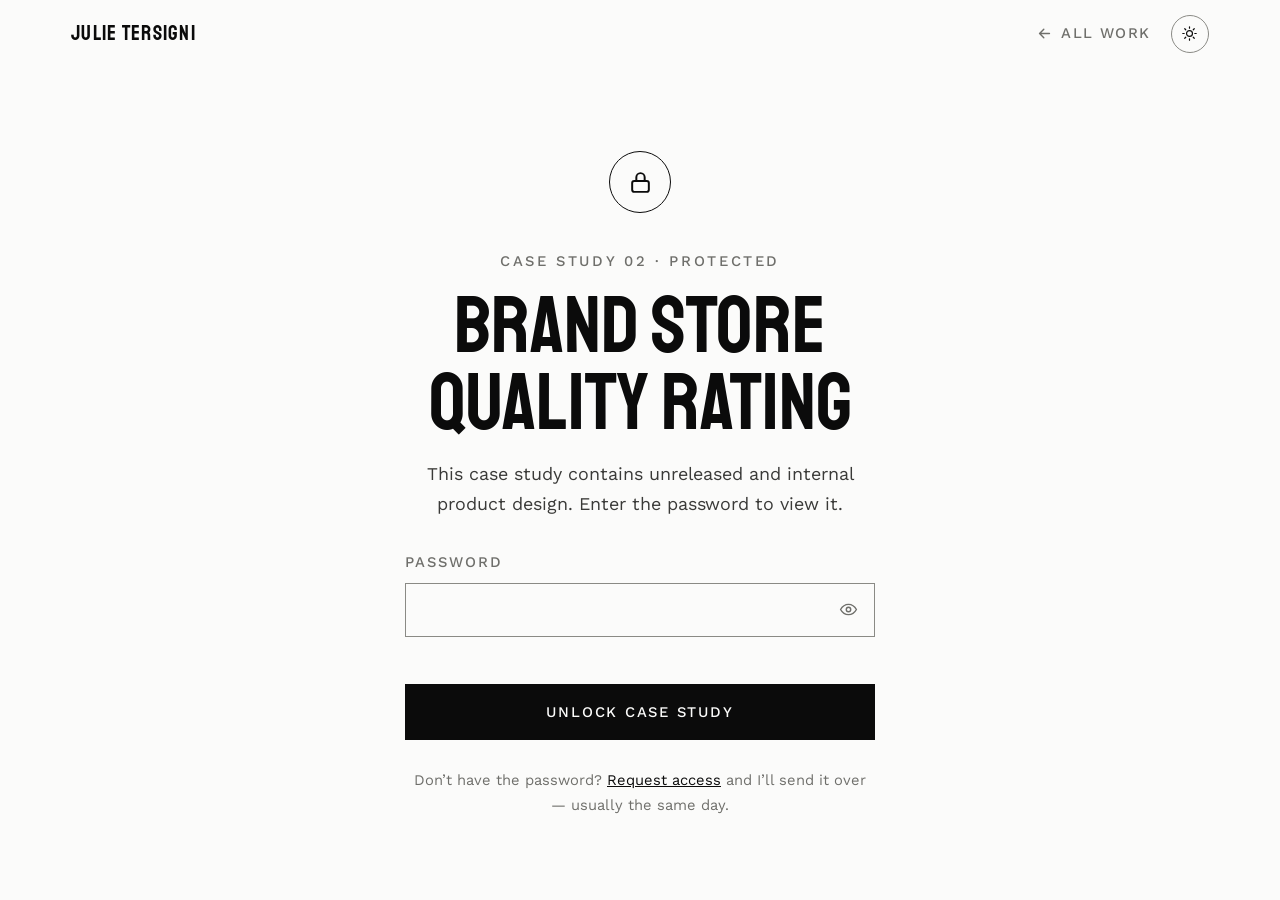
<file: case-studies/brand-store-quality.html>
<!DOCTYPE html>
<html lang="en" data-theme="light">
<head>
<meta charset="utf-8">
<meta name="viewport" content="width=device-width, initial-scale=1">

<title>Locked · Brand Store Quality Rating — Julie Tersigni</title>
<meta name="description" content="A password-protected content design case study by Julie Tersigni.">
<meta name="robots" content="noindex, nofollow">

<link rel="icon" href="data:image/svg+xml,<svg xmlns='http://www.w3.org/2000/svg' viewBox='0 0 100 100'><rect width='100' height='100' fill='%230b0b0b'/><text y='73' x='50' text-anchor='middle' font-size='58' font-family='Helvetica,Arial,sans-serif' font-weight='600' fill='%23fbfbfa'>JT</text></svg>">

<link rel="preconnect" href="https://fonts.googleapis.com">
<link rel="preconnect" href="https://fonts.gstatic.com" crossorigin>
<link href="https://fonts.googleapis.com/css2?family=Staatliches&family=Work+Sans:ital,wght@0,300;0,400;0,500;0,600;1,400&display=swap" rel="stylesheet">
<link rel="stylesheet" href="../main.css">
<link rel="stylesheet" href="../case-study.css">

<script>
  (function () {
    try {
      var saved = localStorage.getItem('jt-theme');
      document.documentElement.setAttribute('data-theme',
        saved || (window.matchMedia('(prefers-color-scheme: dark)').matches ? 'dark' : 'light'));
    } catch (e) {}
  })();
</script>
</head>

<body>
<a class="skip-link" href="#main">Skip to content</a>

<nav class="site-nav" id="siteNav">
  <div class="nav-inner">
    <a class="wordmark" href="../index.html">Julie Tersigni</a>

    <a class="nav-back" href="../work.html">
      <svg viewBox="0 0 24 24" fill="none" stroke="currentColor" stroke-width="2" stroke-linecap="round" stroke-linejoin="round" aria-hidden="true"><path d="M19 12H5M11 18l-6-6 6-6"/></svg>
      All work
    </a>

    <button class="theme-toggle" id="themeToggle" type="button" aria-label="Switch to dark mode">
      <svg class="icon-sun" viewBox="0 0 24 24" fill="none" stroke="currentColor" stroke-width="1.7" stroke-linecap="round" aria-hidden="true">
        <circle cx="12" cy="12" r="4.2"/>
        <path d="M12 2.5v2M12 19.5v2M2.5 12h2M19.5 12h2M5.3 5.3l1.4 1.4M17.3 17.3l1.4 1.4M18.7 5.3l-1.4 1.4M6.7 17.3l-1.4 1.4"/>
      </svg>
      <svg class="icon-moon" viewBox="0 0 24 24" fill="none" stroke="currentColor" stroke-width="1.7" stroke-linecap="round" stroke-linejoin="round" aria-hidden="true">
        <path d="M20 14.5A8.5 8.5 0 019.5 4a7 7 0 108.9 10.4 8.6 8.6 0 011.6.1z"/>
      </svg>
    </button>
  </div>
</nav>

<main id="main">

<!-- ==================================================================== -->
<!-- LOCK GATE                                                            -->
<!-- ==================================================================== -->
<div class="gate" id="gate">
  <div class="gate-card">
    <div class="gate-lock" aria-hidden="true">
      <svg viewBox="0 0 24 24" fill="none" stroke="currentColor" stroke-width="1.9" stroke-linecap="round" stroke-linejoin="round">
        <rect x="4" y="10.5" width="16" height="10.5" rx="2"/>
        <path d="M8 10.5V7a4 4 0 018 0v3.5"/>
      </svg>
    </div>

    <p class="gate-eyebrow">Case study 02 · Protected</p>
    <h1 class="gate-title">Brand Store Quality Rating</h1>
    <p class="gate-copy">
      This case study contains unreleased and internal product design. Enter the password to view
      it.
    </p>

    <noscript>
      <p class="gate-error" style="text-align:center">
        This case study is decrypted in your browser, so JavaScript needs to be enabled
        to read it. Alternatively, email julieann.tersigni@gmail.com for a PDF.
      </p>
    </noscript>

    <form class="gate-form" id="gateForm" novalidate>
      <label for="gatePassword">Password</label>
      <div class="gate-input-wrap">
        <input type="password" id="gatePassword" name="password" autocomplete="current-password"
               autocapitalize="off" spellcheck="false" required>
        <button class="gate-reveal" id="gateReveal" type="button" aria-label="Show password">
          <svg class="icon-show" viewBox="0 0 24 24" fill="none" stroke="currentColor" stroke-width="1.8" stroke-linecap="round" stroke-linejoin="round" aria-hidden="true">
            <path d="M2 12s3.6-6.5 10-6.5S22 12 22 12s-3.6 6.5-10 6.5S2 12 2 12z"/><circle cx="12" cy="12" r="2.8"/>
          </svg>
          <svg class="icon-hide" viewBox="0 0 24 24" fill="none" stroke="currentColor" stroke-width="1.8" stroke-linecap="round" stroke-linejoin="round" aria-hidden="true">
            <path d="M3 3l18 18M10.6 6.1A7.9 7.9 0 0112 6c6.4 0 10 6 10 6a18 18 0 01-2.6 3.4M6.6 8.6A18 18 0 002 12s3.6 6.5 10 6.5a8.6 8.6 0 003.3-.6"/>
          </svg>
        </button>
      </div>
      <p class="gate-error" id="gateError" role="alert"></p>
      <button class="btn" type="submit">Unlock case study</button>
      <div class="gate-busy" id="gateBusy" role="status">
        <span class="spinner" aria-hidden="true"></span>
        <span>Decrypting…</span>
      </div>
    </form>

    <p class="gate-help">
      Don’t have the password?
      <a href="mailto:julieann.tersigni@gmail.com?subject=Case%20study%20access%20request">Request access</a>
      and I’ll send it over — usually the same day.
    </p>
  </div>
</div>

<!-- ==================================================================== -->
<!-- DECRYPTED CONTENT MOUNTS HERE                                        -->
<!-- ==================================================================== -->
<div class="cs-wrap" id="csWrap">
  <div id="csContent"></div>

  <div class="container">
    <nav class="cs-nav">
      <a class="cs-nav-link cs-nav-link--prev" href="prime-video.html"><svg viewBox="0 0 24 24" fill="none" stroke="currentColor" stroke-width="2" stroke-linecap="round" stroke-linejoin="round" aria-hidden="true"><path d="M19 12H5M11 18l-6-6 6-6"/></svg> Prime Video Interactive Ad Experiences</a>
      <span class="cs-nav-meta">Case study 02 of 03</span>
      <a class="cs-nav-link cs-nav-link--next" href="click-to-pay.html">Click to Pay Error Messaging <svg viewBox="0 0 24 24" fill="none" stroke="currentColor" stroke-width="2" stroke-linecap="round" stroke-linejoin="round" aria-hidden="true"><path d="M5 12h14M13 6l6 6-6 6"/></svg></a>
    </nav>
  </div>
</div>

</main>

<!-- Lightbox -->
<div class="lightbox" id="lightbox" role="dialog" aria-modal="true" aria-label="Enlarged design artifact">
  <button class="lightbox-close" id="lightboxClose" type="button" aria-label="Close">&times;</button>
  <img id="lightboxImg" alt="">
</div>

<!-- AES-GCM ciphertext. Contains no plaintext content. -->
<script type="application/json" id="csPayload">{"v":1,"alg":"AES-GCM","kdf":"PBKDF2-SHA256","iterations":250000,"salt":"yYkMLGAlrVxCdjBBLTp0XA==","iv":"9p/33KK7rBTxn3Rb","ct":"9+hY3kyeNeSJcHxNXbU6Ge7T3N8K23ycgm+PLEVU4aku2htnro/t3NKO9v8778PjmDvLiuAbkbHy+NwT+LWoiq83zM7uiVggTk5kQXZU21enQWwDbPmsmOdVR2WXC82SY5y1rrX3oWjdx7+AsD6UJ6qDm0BtuOhJhQczFT6E+I6Umb+RJtsUgF7RsZb5H7+ZgxkHLciU7Na2sJu2JL7xv7xkk5v6v9I9OWK3p+c9JBV/nN4sXG3URnN0jCfHrn7BipMXqJCqZhNGC7ln8ftNw3aDWs6WobZYvSTjVTBMYobWJEILFt0/AZslU3uUq7z+zhxzm53yv1Z+R97SO+7Gdm5BC/v1vrYb2HdBCwu5GzJGcVK9TzvpJ4HMA7dTwUSC2eaGc7iQ3W5k4DcBXd6uRgeeLn17aZIiu4xdPuujtTjE4w1woBn414zrWlyPCZ93QLcvkwITkQeOYShMX+BaEDuOJBuV4tSycRthyS67Hv31QPdFoiNdrywqCioVsYZkbK/Mb8f8bU2M8CBSbrxFiG5xQ4Is+AWWZ6bBTd5BYvhZGSnzJZoRI3a28X/ot0dVZPA2fhVovisbw6aRU91XnER+LT/iq1BmzsstOZK3TYMljbwUP+/zSh7K8vL9cdfaPN6WvWZOOZ7Rgtct1nHTKU53vdUmIZKNZMyGO4l+OXHvH/MPxYbWy/9zbc/[base64]/6ivTG2ylBwho20B0qwSSWFRPMQ+FpWa1C/gE6WeSxRcoR252DgAoQKvzl45CNAQPIma7ynQG3aRi/dmUdTi84CNAQhijiLzj68HNQgwQ30yz/bqIaxVOAN+FAZvhgeGdohYAT20FNcHndesxQ+5PAXZklgEZV7N3wXUmpHKcQPDvzQR0mRO8j7GA/Dlezym40TqBJgQD6WDkh02e80e0skgqilYPk+JaALJiAFHsFjjB74vQTnkX4pRjak01MX33yuwE7lfjvTjN9Hg4tzF08I3Ie2toszQe00xsbZu5pJOEAxdwQ0i3ph6jY5/geXD6qeDnhbpsErkV+ai4rFBX3gPaa9TbBoJmwHjJz0dGsyVnn3mQEMDUQbUwJQA3HNQaHNpjV0OlQiiStiOFzr3naIt4PatG2U2+Hu2uAIDDLGLhLCreINzxDt3Jdye4WiiVaSv3ZaeY1JsKExFrDwUkjMkPvbwcT1XYibW0hHWbi19a/IffuUln85NQpst/XCcpuA6aNKlfQMeprya1Q4srLwud60/4cocxeKTjjTy3FQT5ygW/T0n6vD//SzWLTrFXZVW6Ozerp3rie3AnZLSNTZvqNtQhgr10H7JCw0cemiRy/O+AuEE54gIeTsD/1be1fzeeglReSvp2a3D/bo1oObO3mtRrMUwfDERapYZrleGh6pAvb6aRV8yfxIiXyMr/[base64]/LClP66wLh77mh1TzFPfeU4VwUJ/OuZmcGG1qWobZzn2ew4dwJfQ555VRpe5rSn/augGFTCILlJi0EhelRdx6L8jgH+cxR0jGVFtKSxu2aFyNPWPrKlcEvfb23SfCl8rOQPyEZ4RCEVj8ZW8Qz+jqnbx/T3LIabPknfLnN7/yw0ce/umgJG7qIJ46qiX9JQ02t+7/uqD6cTtKMTzilB+mkdsklFlckXS7cpwhnUOgkERXR5CdHb7sYPNgIYsY/iIELPwZxCMqk0cMRC7Ec21b+D+TCH36n7gwYEYcJot9OvpkTh4d2Ep20sGTmC6mK4aEdJrBBaYASiSswk/L7TpZPtiQejko5WUFl+phridIr47eAFpnAiNMtYtGv9iUJli+mK0cUdSeGoqxtQPisxbOlGlr5bMcp+w8cUHuxCnYckgtz1g2AdSWHAvAIcmMHOVRDwkYNpRhpN06jysezXGUe9xsYLFvuynS4DBo57nYMHhNZX+8vEgtz/gAZNSFAnmrzQ2c1wT/3e0Qn0W7VDNBcGylS+hKh9QD36GuHGM5foAT0cEH7yfW4ht0kKgxMs7DxtbZJKs8UFcGIYXlmlK5+7wql5p9bMJa59HBLpD4EF+9wsbgyTgpHTWFEYIM09RmMYTSw+sDwBSMqAQYlbYyRhFPJCOWtd5uCiO87jGO2dACNKgErYBkQB96ifQlAtbw3Z1s2LFLtH28PB/8x1JueallRIeBPEwyjgCPejtke4XH74/STA0g9S5JBStYhwSAbjYpDSvawLh1H1KAevB86tkyBXzChVmdVymwSrVOnnD1+bhEds8i2yINUNkaUDGATJi5w352LFJez5rstuSHHF/89R3cLqTX6szXb2uWUCZNJRBzlSKksO9lakQFgiy72rM+11YLdcULOKvv8tp/kODI44I1scr6uJjOtRUZPSPJ//YcLu6goRkg1Y2S2w2nvIYgGZBhOAEQqVMftN0jXqFNKEbOxBj6U72ilKnDKKbjki8Lx6BIKeVVX4EVfffC3ZkZIl2XkcJ2AIhyvUnnKnqKPM8BTN63j0DmlXKneEq4HjrTDrMMb5YqCf26cFn5oUe0USdMw6Y1fA9JpSIDy7Tqu5b5Yh6/2JRx+v4k3YwNHWbDNHJyr0b7OgL8VCHaHaKuqay8v9dcMC6PRmGJOuVH7dxiGTgakH9ZhOrer/ZfAdy7y6jFqQn8gIdNVDqBYnWAKZW5SOK1y3XcMZqLOQm/ctNTBf2W2k4REZ3VTntPVzHPrEC0yjWfQgEc9v4vSFyki+4AqaAylneMbrOCq1F/lspEjOTLrE3jwPkYJnypEpy2VLTot7ETpCEUjMJsvzE+XhQzeNGqyIOl0AESQ4OBBH/0vM7KAlERqrltHvM2LsimK4L7cj7d0dJqmh8QGOg926uFyZ35VZqig/1a06o6rX1dJXfxBhj0QCIL/nm+peBbVNo5yCFnik+rZBBAel6qRVClZzqFgxC1jZNm9glTwWroao37r81QpLOwJ9MAhei424Gu4k0WaAimQdABKXXD5Vw9/En3i9sU9D7pKYY8SlIkt6MLlYGpoLgiC3byKt2H2xt8OxBdAbngYjFSSdHkwEU1a+UGDvfpvVTBwnc77BROiy7S/fUKWmM8JZdn2G3LMae1d0OHlMcpUO9h1A/iwoCGAhizuCBwyPXrEPcid1E9PzKsWJoTV44wvE1IueERYX5/GojR79uJO+U6X+L9mMzIPr5Wz00++aCHwY/YBwSwgjs4FsuccQgby8UfyWvtP6d0iOtXrvONqlUodqH4wWURrAMgxRIo6pnkZdF48JITxWLfxawwE3l1YQWk140jRsLpOK7jN5dTjcT78+1amqT2lQj5/ZKVN03H9vBL7vLuTiz9jT0HnXEJ7bxDHIl+H8gb8urILEnn6zERI0JO8PZ5xayVFs85a+ZUsaCoyzA4PTW1TPCjedWZeaZ/gHL7N7+bYx78JwBN4zorgw8Coq6FSScLIGzbQ8zefsoM2+Wkc4lAKkjU8yOdBx6bPg9qOB7mnxsbrc5DJ3h9/fFWO5zLEo6yqr6zCht8BclqKh3TCTZNvU5iDxbJLvU9/L7sSV9Y7AV3HTvu1Bq6cpyzQiT3yBsP6szlx1tk9wyEEeLhDyMMB/YtoHAiBtOd+zJHho2s6u3kwbKmhqjFSHHiccXPERWVG32QQieQVwBaA1OHUe/[base64]/QmPWDxD6+xSL+chd/mObqNvz2NzZGEIN603rOmOaX7/N18Eg6kdyEmguD2dxZy/s9xfgncWBFFGW3Kfp4YhbE+S3pJYGJeFmBbk4CNFla2es2plPQ/JL8tPK2Vy5U49Z2VbfVL8LlLP5DUykqv7v/VTY7gW3PIp38PfVfY6hMfnMOt6Jl7Eq26KFXySCskSKbn1DIygjPJ/ojh2uU+RgpecMEXE+COLaQJ84ArD1Yt5HsY8KBRnxEyIq3atAF5Gw8+vfNBchFJJYQlX5k/AcpAyOZlBEIU0NZev73CeUXaQhyj9hExu0u6AeFrm2WB4ZtHaMlMsvYJduHvJG9Y6BdIV1PnPe6mzZsvNl63qq+TFx3b7ZUtfIMOFbdGrKQs/3nqiMvY9T6XXylGKp3KYDjABgTI4et6fFFoJS/Loh9a3pRAF5j9pUfjGU32Cy46Fby6ACPf5tq2R3AJfF5j6+xN9la8/woklFsfOnWefDxOeegudGDZp5DpkEpFKg8n5ytdDnsqYZObqazTDuOMRm2OcUMcGodhoGR16AXq6MEzud4N5e7VBcABLJ3pg/VrA71IDjazjSUPj4hYx8AxVTrwSDWvyCX+rsH4Xb+j0e+knfsP/2bf1Mcn+L9bdTbW3eVSkD0U1Wd9p5N5C+L0R6tvicg+2zWJwqyb9pKTX23M28RB8qJgYNsdiFGx65sfy6x5ZLFYMirCk4N+4d8APgCOAAwSDmx0U8ytEnHUop9hfJfA2sQtucNEx0Oixtf00c50eg7KaaP7U/3xHyRth6iGSmlK4IINek1ju+PANeX/fmR9mWfoCSMwmvFlHS2/nH4j62B3VnN8bbDsSWOuKEGpAzQ6lm2LSGD/D1C1lfSBKPBInBq4bHInz2JvFYhDiJFszmkAw6lV8FQQREvc/P1mnnLYaXifKam+khxX80QrJzfLmT7AZpz1zKGu2n7JE2zzl9MUoVYoK3rceo+3kZES0ecbmpe9az5qx5SQIwi+ejapj5yol3MXAEaIZclEDzA3e8cZYTKBLsiHMeGLMVI+CkL+JJ8cT23x6SSq/B4Z5fwXq2jTW7YAGI9RjjA9ch2dHNKggRXKoTM3M7ikw8yFpZ28IWNFozl829U81tAsBuF1IPwwqrrBAeJbdUheLosmvgr5ZfHtfvXd65GIE/LsRiNs6batfkLG9jeiFgWzP8aSKJfkJ/dCz7PENQQyc+5OJV7BXNZaNb/y256FoF4hOxCxpa6SPwJNO5uUoBKq4/q5vU4IpyYOAfMT8ApAT8/FsR1uzKUcErZj1uttUCjfnDZL8gSiS+nEfwtSvid97cQil5N36Cc/4OTOwLRWAz1HkEFmq3hdGjq5/3nOCx04OMKNDQkGKXDsPhd/uHFaPfvyQGLjK/HOW7Ix8RQL0Y0RMy9rj3YBjJPp665yhTEvWUsbEb2XHMurmiHb7hEPd+NDZxxwcWsAZ9upqKVIWRfqlTJ/O2qNyddCsZYVC86FSEU0cvrI5jtRtV/qQKVcFsozEv/k1Tn12arQ6cjXX+B++XprJnq+Dik1qEFXWJHhFgnRT53NIjxqCzzxrUwadhA6g1zGIr5Z518Cpgrn8XnmoaN6rrPgo/SCcGp2F/dZe36jody3vRVEWVenza9hGVuthHQzThqT1hNXRpmc2A/Jgs2Nuzk88v73Bi3bEeJF32zxj6/2kGlwmxfopEzv/nxFLQrM6yKxlveMivMFN/CTL1+/7k5OIChQpQmW+jzpkXx0MPSL169JpvMH+GOyEIk8oAYTVth5aPkm1v8BSP4qn09VXx2I5SPVtOsucAuRobRvz7r8MypN2DXAw8aQAMwzwcOl/yfVX3cMsPBcsYYGAFG3MKvTXyGfOXuDu7V5y/Y0XkynYSuuaz4uZdQPP9c91P3x011HC1BKPAOiMUiL4gZpw5g0L/r5c625NegCsbfKZpS9h12tW2z6s9CkQ/XyzoshR++F/3iKtj6oDRT5q5m/NHcSAyDz/ty/bzs7ORH++1GypvRAz0JNH2aacyhJJI2BpA2pw07gheJTSeogQHJY7SUYNMYiPoZOYkluz69GmcSYK3ndMjH1FVVgZpiXvC8PSM4BKjYijPboEDghmF7O0NJR0k2Bpitv1xF5rluUbCCehkyqHL2pmS9Uw/JAK6Kp5T9E6SO/4t/Odt0SDx3hkoNp+wjQbR6s2L/aXucXM1NsEwYRDDh4j9UlV1YpRl9hIecoWo4SsaOLj8b2I2QGnaY5H/VjCB9nwrj22skk6R6rzemRC9nwiWtQXtxDWnJWkeHOVv6sXbdsE9rrMFoFMjl7OdO7ZfbRplhuIM3aQX9VARmDZj1msjBjEt1+Y7EZ9aH3RSMJ7jVbhYghuaMHtlqeP11BPUtYI/wvTeGCs8LnRAy9sI/oqpz0qeP2C0SljHwVFHomS0siVpuOR/bMAh/it13jEjsXb91fZb/J+/MrDeuE50bCx1H2MDx1U0SDeoKrnq/[base64]/0ZskFmqm9fLDRlc3RVLHFJz/LvgAOQWUfL0SHsw/5P1DBS5UFsK2SEdeMWHHemN55r/pYoS7TBmL1sPhZVEos84TgroqcE7B3VpP0Pskzltpwj4pRSnq8DSug919ucY790z6K7SkP5VkUysDsyRjMZtWz0AvXw+o452C3TKhhRnogF8EBPwfAbBhLgV/0kiAi65rHFZ9BP+Bc5e8qAkoz62f2qf6nESqYKyh4b9hgBMPA3g1nXhM8CKWZuC1rAtV77IuSRxBV06ovPKl2BBFD4i/bTTDaLEeWt6JIiMlTllmBQjZ8PahsZTm9rsZsy3dHghYAam71gztuHl/Y4+z56uX8wDRDsVLcgMJv8B77hNQspl7nJxesGd7TTXq7eebnEkb1UiHbev+OfctYHxXOkJWZ6jViFgzYdskb07jFexRBuyJqaT90+DFnpoCGyRQ8XwRFKL8gFazfsnjAGINxghOyMxJvsr06pN9bmS9sTySM4/417fUft/advyDMEjQWkVsizYGOE2gAJRuZyK5dP0pISRfMlRFeczaCha/AVGw2/0lybR610pv/fj5ZRUM6Dmjt94L0woPnhmJPD9OgLh/k3k8K6O2IMMfxqnxcOAGcxxxnkdN6YrWOOMfWXNJ71L/[base64]/1kMniQeTCcJi/xZZ9mhB4UDJxB3tArT/yF6jodo7ObxouHr7K1VUKF3UvYaoFSh+MAwDrQs7Cdo6+d3iumAwbbi0isuPvxNVNd10eYLaiI7Z+HRvyQg+6kkZE3jnJ35JW86FQoCUAfSj9fGRimueLOir4iBbyqafc8mdY/+a+tKYHE5GP1QdSFLgn+rMPVUvneBhpDIumdAqYpB9Xr5g65piyOyhuC9cuRSBcNNPQxqEp6E/9dKgprQJaxVpKY+5h+byG0Z353P3SLozaC31eEbSRXcxXmv6S23bBiPZQ9se1IO8kvc8IRDjUeOt/+EmdGpWds1d3bJH3muXMXwILpwto4K6nVmJMs47ZcLgcw7/zJRmnlQyQ/JkM60V1c9UdxKUNFnC+O1PVkzboBPzYXVC6V7c/+clmZba1odh84Z/XUDuyMWd/8z/sNHhZ1TGpgEEW5jikp6R5/J9LlynPIW2CYN+33wPHFTWjqrz0HjOcnJPtXZx6CP8UO1NUmN+iKXRiYqAMNj0oejfmpWTlRHFEiQUXhyDSkfPLwuMdBNp1/FTv1Oxvy0wbzcfT1/[base64]/uXUbuecXdRlorJF3/Tb+JCf3IPGzaiRBpKoPh/SOQeywr4qowVKuUMjClbCTwzFrdYLmfjFDpWkZBj4peFxLbCPL4CoG5NNyX477xDvMZguEvu9cu0BHZ566qv8AHc2Sgq8USipTjGxwF7pqrqlNW570XR/CPtK7+12kKTOsOWZJmjJ5cB2TloFh8A8b6RmWuouCl59X4hODC1rs3LHjXqmHywqqmhMmsASaSg+tkXI/EoIV8+FP8uOzYv4OeA2khdwa47w2zTv7lgUfsmNRKhRIamtN4IfX4BC8xpxuUOWOvR3rDTCu69rjxRZzrNU03DlVqBuDWIuD1j/RwjcP/de0oymVT7Dlti9fyU5f3F08XX9FQBK7UE9Q3L5spg/m/lVVxI39bF0XFrmnAVFX+ETlsuQkeuaohbIVEwubT4b9n9/E5DcPYmYERDdCaFoUXHkK96raEPC2Hj2yrXjooIuiek+QbBobz7zOe5kuAVTozgGN/xAL6liam9I2N+iDO8KMplhD2xVxQFVJvjblTMvgyPdPxis7sG4hrUJbxK/SYmnDLeTYNebemfiKLazxDW7HDbMFKfEAhsatHbJD+lDDVjr2eSZMdaLxkSBavQW3/UP7GsMdsVwOTgd674alLJ0MIAtkbE31O36fKzQsVxZ26gjkYdCGXsqphfqycuXhSpdDX63tLmQKr+BskBRlwbJEOUOiZ5k6JkOcXzw0+8jH0zhtKe1slnxiNjYRV4pbQ4fWsOotzGiiQc1N/uMOUfsu3o8YzpqZ3/6kEFNighlYDcT/ZKnSA8fEZaXvDeoKlDm1VY1jxlNon5cKGfVn69WA1yCGuaihgi3mirem86YiYa43X6PocJbdiID3EFnT8hyBhJ219Kx/4U+7ZGIPqbnmlqqrdi9SOMMj1bkhw1RsaXqKMduVgEfFNMdOkIgj0cpCZ5bQ/2pl6XPjUCSr0m0u8aHJ29fLoxp7etSgt+WFeZvVLCEb7kIeZwL4Z1LhK53jHPi4Dq7dZzB7ff7S9DeL1/S8jFV+FxV7t83RRc2EXJxYINGET3kIJaZg14f4h/MgbLSzgdKzaWpDIjB3oPHgtUWk5REO/3NAsrDs6rnZ7rpkNh2oONGicD7IEDcoId/mQXJA+AHKq8pqt/V5fZe39prfnBFACWYtBf/PAxp7lIXgoIQ+dxPzvaFjToEXqAVDf0QRI1030EcqagJMI1myLltkqgyY/cS4gy/3sjcr3tbWi0vBYa0OS8QpRtxUGEe4H4F3C8AnoFbKJVK2noBsgXTLEct29KKLIM4AwOz2qviB/LJVPSFSgJirFpMe0epLzkt/WRLloZBY6fvJS/HpDTX6tn9gIVQcjNcF5YQjgRm6VquT1sF/DQEQQRDUkrirWNaSsoVedpYaI/qLx5zoN2HRYHIs2pg+zRkCTnrvMnJRkltGq16EMXMlpH85Y/rRUCZ6BWfcaR1mTCF6uj5Sx8ZKThRktKLdA+Hl33jvXNtScedS1T1suOVwkAI7brIUnBWI77YOY3fyZyUiCIWg37xjeZ8eL0ZtEO1tqxiiy5li5zlzH7OzcCryf+1rr/esEugiH/f+d/J8Cota8cY17mXK5+Qv/m80E24pVfu7Ms4NQBncCsYX9sJoHXrrIUaPrtYRBAcIzyTGvO1ca9QNdL6w4us43b3EfJaf828wHaTYD3ec7iHlWPoFN24/Rup7xA+NuRFIM4fhT1e/LocZ4zUwQFO4ZOcXMfL5t26lbCaQltjvMQcYMoTGk0s3h7yTwRdChcuM0M/AbgFel1CEJbmzfINERKX9pnBqqBUYbM460WAUc06N1y1FwctHTrxMoW+pgDLPas5AzVriLXQ3GSuMG3/sbuudAf+jR4tJ35fV9iXWDZbUeucLHTcQvDDa2ZTWW+RbK+k5sOw6xScpQCcZgF+c5l9qUjIMIPeQU4n40OypRDnit7OtluQCBdB2sf48DYZj1//pRKzrafyxTxZ9A0Rda8EcC2acCJKugPo6IyGI45pthyAUKV97punE+UcCNsthhvvNc1BWrUHbmt9+q7pvqszIR0f/Z2EgdFfnBkZQPqU4W5EBfTrKcJECTtXJlYCQylnib8aV5BGNZYJwnjI69m2wkHB4DbscXw8l7FrHjCkn6WipPDTjNd4CGvxl6rRtRZXCRYJ0aRuoky38qluIbzA+biIjYnIgymRR94+HoAqgGX/3ppoOIGhblVDDVh4iPo40f3AJZRFHSPzxryBajon2AHvFYirU9zmyADYyDSLxX4pggz1pxXes11hTl7v1esqJHwgOeC1FmigDjfnnbEip4xDEP7lU2O73S9QfA2ILkGvkUriXPluecPefQkQEsBJzW3Hb1XBs55//nCuDIg/1jqNhpjOpRbmnHyWa22HpifO4YXWffsdAXIusfxmdhfIUFa4ioCs4DeZPWVut3wz7YBPcp0cH0W3z9VSqWhnKVrV5dN3faeLXL7iEJCGLloN9D9/V6M9392qGVbF4yCkag5ZoEEd1OzFYgcc5S/xOoHUWTR46/sXXNIHfSkggTYdVX+xUq1YNe8VaAA771eAVXdtW9x4i0ByIc2uUVtVN4sXICYyI3PHyqWn3FbW69LHXDml2mJm/f7zdWMMJD6DdgKnaYDDR4rKEjfuclglYe6Xftx4SCyUon2ur41lDA34eUO1DV/CYcdpPq8zmGRdvwb1t7t0ckdGVmMMEslKHXf8U9pucAZE3ePLyRxAQuiIcjKeEoUnX8FYk9eGbK89TAVEfQZpPaLxmO3dUrf6yR4Sqa7xDwh8QMUCxTUVWBxJMU7dybEdbaI84sj/1L+2ESq4QY7hl14c70LRuPWAESaGA8hMKpFCVk24InkZZ6nCSwIYg/apfX1+sMccijXeeeIVDWVQgDv8fnKJSEnvnHZFJsxxP5c0JmrqTEHiv9BwkvoD8NqIj6mwxs7MiQKT46uf7suYuo34c2fLYUc1glpvoOpl+9NTjtkMveq+MsdeJQY/Ou3WihD9hLRkXbwdY6cmYbKwabno5C1t6xCkTm8MDAEHO6T3VJcLJMP0DhZbvPN4fmn3pcT16uJGUUuPgZ96cqFEo+6grb2NJR1GM20OnWF1X3h/T2k/L08OkgIKA7TswujEVzESI9coX/j0nafGqHjhM/Ebdj7nZGlV0b5gpJyc49HZP3tvqaxfN/lJjM5zqu5kGKGz4KSHlB0sl4MovRhfApY25/x1hGp5MnlxlX4p9sk9db7xJug7pvuZK22gwKgmf+YpFDE5KnIAnAZizds3lBf7nPVD8ws9dxPL5X9MfDPH1BbBkRBFXeag5Km17oA3HQP5odLk5kUZww23K3vwCTvafm5PkjOskwDOQOHp8vk0A/rD4worLzAADZ0psejGODUPVcVBl4xlLE5NLovUj63NJQSC1/1XEUVSKCQTSxdCDVfmRcBPQ508gAl9F9sXQ3pDM2EwM3K9YUlvU6cMl9cEd0h8bwTg07fUZ94z+YzsNGOvqU6pEq/rh4k3zJFhv9f3TkYFc/7mX8J97bqIVmPQYVYWte2B6d3JRXoT9d+uJGt6CS2bq8Og9WcYSwyNZLqsF1IVkfynwKgLPxJEPZ9u45ShO3y0T1EQLRbQwNqstwHyigohGzwlVoYZwBe8g/pgPXnNxiMeWvXwTpZFiCt7evX9hskKM+yRQP0NMHWvh51R50ZIPFpyBABH6ox3Vfh9vXqa0caygt+jJxBlKN2TttdgGKRQ6s+Gv9PpDkI3KeC4Qdka1mLqZoJ++off1JrJ4K4ZFd+yQn/cQ6cFzgEcBkoB8oUIw2uDT4DAOP+aVFYT1sZ3vdxlFDoKL6B0+5/OCN8slLTf3JkhxSk3NutxM6JG55xImY78ts+QUh/sLwMzLFoHGT3Ea3F5MxHx3Wu8rBnTPZQWS4ToG+p3sD8WvQvOvVLhJmwgk4ET12kv7T0w8PAfCW222jB6w/[base64]/XVnlFn9HV+cfwi8CrVEOHyqh/qwYLQB5jya1S2K9hasWU+k2MgkeFU48+JCqWXiDXPl+SqP6dbIUuVqJxzfBZWi8ytJDnbCOnf9rBYO/p3zJF4ruVvuNVeY1WeyWR8VqSNCowUDZnylEL5WYKmmHYyErBu+5MNaTD+FMVVZFad/w/RXMCRTpm9nSCYReiv3c4Jl5K6Iqz0EmYLmFs6FTdyQNGE/x85s5WQ+3En4LQQVcYSpEVsZbhHMSXgtW2ESm0KACnXeS0WFn2HX8zp2SpsTM+z5xvcwyAK3+WryPsoLih7syxSkxHwcJiV0dRuV17tBc5lgTKc6AL4Qg+43MCnnYcAvdsW8GXxSwnHujQcW5miwcgJs4qiBfqQ7332l2G171jSfRRetFL0lAJEvedrT/m5pt/aIychNA157rUtGwAhkWcHVek9mrBoCWts1Ub641LyaEiZ+BWCtaxX5gr0uvT36Ljy8zA/nPD1PrgtXcHiCHk3a9d2wa2Ehs7Vq7tK7xylBqAoWpanroeqwTDDBk0h0cZw3akt/S1f++TcCWN45GqoViEEkxM+Bu3PQfsATV2p7YUdwIBzuBEvvRn793EorG3gTxgg1XAz7xI9MBdIWDRzsi/9bFbHxImgREtNgggEkDvZhn8qCrXM1tj/LGXNphM3Sr1cme4JV4eihKvXRQncs9bjDKCP6srSgAnJs8q9xGCLiQQ3i1bqo7/VzcdqUvAG0nCr4xJsmySMuTfsU1IscDc8R4O/jozqr6KHrMkupvRlZEPZ441mFxKI/UmyRCDbeDIOWXJ3B/Id03CITKWRfdld+V2e0TpxAcfQpD+NnidxLKUZw3krcngjIt0DyUuRFbXCplGFPXayU62btQY24G1R+ZckP1D0BEmuTyY+rWjGVMt3/gN5VRuyzWW2CZobfAR+KcjQNTF4f0dtAC0Ri5SqEJ++cGz9iGvrpGL8SxICplCHE5exD8m6FU4TupiNITRmxUYL3K+SBz4gMb2KYBPX0dpCPdaSSxk7xR56jQM7gxjbP0QQM/4ptgrGT5u5mW/WLFjW7o3h0/WENS1rKHLtfBqNwa/WQyqhutoGQxs4Q74fjFEeP+p1/BOVA4QlRXF/TyFlyKNpaBY6Nt0EdOA27S24JF+G0y0gxsaTmx+030hPNIQPH5RPm73nFFpRsTYuKvcs9SgZQ1ayVlY8+q+zVTvdx7/oa6COIeYZSazgF0pU4vC1Zhkje5Ealvtq9nRtw5o2rN6dccJyqJxtHGtwLxhA/IKlfrBfoAfAiiY9nRRP+VJeEzl4lHa40MvFbZKv5CR0LYk6lRBCl1vFO4WmxZNIlVA9IUS41C6idi10eU9NZRRYAgo1QXbfhp/28YeXwzcw1wDt0VcVWmHfiSVQOGqq3T50wob7a0emvZg0Qz3rFRcXMKEol/[base64]/zgtrciG8Pp3E6WsCAKe/v/afGi+5xQzNmDmNPIMc5+FEb1klqGhjIjHdnZ8/bUalH4fTc4/mHj5QV43BfzshoCMGuMYeLEiCQO6Izh5SIm7ctI9PLBPCGqT6M1vTNOyUoJ/t9TKXWt4GiMfcPxoapvnvehR0GhKUhe/hlUeZ8k0Ck5Uv+iGXboU9GcGaZk/2d77lggZOlOZqpaHnvj9LDc6iC4Gw6pau/xWB36BZ93Tp2KReho0qw++r3+Bag3aRlaO4ylfIYIUWRID27r1eW2Q9mkYLgRKc6qixm19+6gkaNYE6risDyINbknf75TRBCa7H/CE0uVf+yb7ETVaScGOxkEQhMjVlO3SpYIFE+2aq+ARZh1II+rugT0rZXCltZh5lVqmoW68LHL4qDOZo5dIGNzPksBb1S9KzjD3BnettW/z0RYE7tn+aFlKB9zi+ensMh1I1MTZsFBoh0JjVnYDtF0KFiwgSLS4bAMpHwrO9i0WpW8ZKD+S4AwvkKemkw09T91xwFAVDk1b5nv5FflQDVVaPZkRGuHjIOACJbS0NzBZdvTP8xOYcmdse8JY2L0G/KOGWilZOVVSxx7LNhhxXaHPWAtayxlpcI0iXkJeieerXqIuPnAwFD6WExDegDDfZ4T2aGH1Rz+zHZ6QcvGmElAg5TCwXD3cfH6rOW+fOoChcOj8JbThTXWv6Ek1KJHvUIpjCHZbtvw1eD76L2MaLXSD+nSr3Ff2VsMTQgR/zL5JAai8LaKwL19PteNlFPsKu3GMn1bgIlRS9e7unbj1O+mBdKbxf46pnnQ2mnYwAE/bmQKPM3Q7LaRJzFImQQV9h9Q71KbZyH7ppEkjQTWBSwnfn0DS2eRT7QIjec1HnW47W5+8qSzTp4JmiV3iz43YevT81/Gf9S/3riySr74HoLiEcE3ipEPuy8eZlsna9ZpNFPyzQPYUPwI4eW/1wfJbLsKiMLKLlzoJEoDK6hUAd/6Gew5UzfBjT/6GZ/t1N72yiqBX1S1wNWALYHRByND2UfpcG29zasc7lsSJXL0xpbNi72uasAb/utt6muQl2JDU9nnHXg8zZNtzXnJSEz6qsunrqMyKXCUbSPrMVBKu+KV+3aQ4VeKkZ2JEa91WWZFeb++GvGAegaBW0Leu+J/yYYcKH99aaggW1oV1ROXj0FpgzY+9n0gFQ8zcYnzdopC+30yUN840mjqYbKJuCiPEXudjV67i8nuEiZCBgnT5uTTdROiZw4VO7Xu7Gv9flJMlI44VEI3c6NZ31/+ri+x11XgYngAyR40tOtOYObp+sOtTaJwMcGXdyHukHEjizvyXNV8vvfprSJlK8BIBMvn5qD09LGoIbQ+Kxi8C9O81uSJks06u/LRCkSy99xkLQsTDraz1Cu6prOILW04e+LUi2x+qj0lNzqW5WxWlFgxWPWOlJQxf9KVeLrxiBd3BCPoOj/ramJbVBx7BzsSaoJT2a5SZQk0Yv+eiEcQ8IKWoMqmxV/w5ul6GHIqV9ni2RwC/[base64]/lYgUPVWl/sImt4ff1PyMJrLLEpkXiND05UHwDwqr81PexwRc43G1sjBu7HxTaC1UjlS72Bmct2PGPJ7GTeaoW3Dx1h+MWoK6M3WSrIDX7PX4xV/Fr7N2n/iBijdWbUmYodqQpHTS60XTmtc/CyZqy24ObF+wL1Ixe82IFdtb0ZogNWeMz8JsawdXO1pbL+AhIW9PD2C1TiDMfU86Gwt4tg7yDr9ERvg8+oZWzeT8XKYS3ug9y40Ay4C8weiVY1Dyl3us2UrpOdYf2giArBOt0oFcZhaOMnmPVtgsqRoCS4S7IEMbWykDZwRXC7gp3YAo/NRELnZhcqLoSfQRz7OWNbi5MMUAGYFXEYfOoxIykirWodqrLvrjhizgu1+aNaLufMIDhLcquvfgifsWzQyhlE4HlOlyhwW4fgEeMhbrexV5OqyuWQtNwsR54DMFsKVivkWtrfKXwLucUTmdS89NXJQt4TdbqTEAFEQgl/xRBs7UCku3gJ5BCIwZMixF5YUxbsIXZ/EnrdZ/havhngl/D/j/yzb+ptLRoulFJnoRN/5DMd9yl7dnQFKCc2LdyWHnIrGY6aYeWTWHmI3cVQFJAOeL3h2I3NGfIEUtGe7+Wor+2HXhYywGTzmA1SLn61kghXtNyEqa7LBphI7BHNQNxfazZGbzo6l8pE13ubGOr+igiTSRqF+ParuxMqwqB9D/AbwpkO056yoqjWJ/ne4Uc91CH5eB+dnohk54f6GPALhc6HbLD9FqS+y2Ul97i6ZNCX2xQiEoOxb0KYp86/1jfnlz7M3LsIvvkIExbsRqJ7PR3N4BsWTpeW9P8nmfG+Ioh9paC2D4+6hXOOC9E0U07p6syo0uJs7RHuYu9MVbDQ8xJd10kZLBQ/[base64]/Z3n35BTBqH4GZENRYzxIzOR61xWUzabW3X3YxoPJnfgvhPQfH3YAIm5eit0Pj0hBlGRujinBEgl3cNLFAk6hJ1norhFZC7uVm3QDJKUppQJf+HoBPy9T48XGc2w6yOE3r3vTlyyZ5/wZ1hGbJI+WX9bRryCG3fBoO6nxdGphSJxEHzhAIrGd9DRjtvbe5OwHpfdPm3dd1tFgt90JhMe3UCBeGijJBvkviLDCEOfjTEM9x21ekJy7Hd4VGyTKFj5BJciLUY6eRIPtnC+VVKgDW7u5ZkUNxTCXFbUST7a/CCeB2V02lBXUy6sstXXRCo+S1z5fN5t5x0yEYGXi/pI06Zxo+kHBai+tcyTRi3G9WatZHOKTWEnQkTTqqHIfyu27nHVvaPhCyjobU4Z6ysXEx/x6g5b/kLb//HdWOp/5fUESk1YnT0Ux1cqdizXYzN1fDQ/SIVAlAkqECWG6vtSFC0rLnZilhxtHcvHq/kGp+OWxbkqWI0fkw62SF6D+vsv4FV/G172mpsc1yfgURHzjVN3FwIp64hNcHEIVKRxXaOMWOj5xIhSah33BtKe7Vxl4Rd3yK8dCwAkSbEfkD6Jv40/bePHtMpmD0zaqK3TMR1B8Az39RJPkGNsBRFrn5CQtJnjOtSpSuGqMxvuoKQEPCmywIGTpoVx5P0qFzk/JOCk9sktgWWDO2TB6OIz7kkNPyP/xkC36vWNNlE8or6isacTm0oczTC3hPXznz57y45dNbxMJSCIrjsunRJdGc+PLGZj2UW3oKG6+8EQdgHuq9Yu4sOtXbTWpLvGKbh9HuPBYgC5Z/A+yfedg/tWflsO2gTy5iVZjZ92XRV+LLVJIVPxTDjuBFPhxEPaR6J3+zr38SOCIhzd8q66Va/Hztptps9dDPAIn+st16JDyebH9qNeayYCFP5Izjwe0jyCDL+xaKVA12vbQrFvn8Zds4Z3EPYBEa7wxNhE43bcE9yJOhGUyXv9YnNi7zDOT5z0FozuLjodEf2IESFtnLOmlsTT65BEWQfEJ3QXQJ3T2EcAvPtkpvvdl/W3QOjwn5u/RvKD6pNLBCe2TyJPBHuZgJf9b3AmdOOgfm/13pJc3kUV4rlNFVnvUYq4x9Ht/cJogkpeyBNqWSBs5wS8REGDPtcLbzuKUSBBKhFg9BY1lecXjU76iLZOIarLh/llGlopWnJH68dYnh44xLy95/21F9hjXq6aRTxndR2B3FiESlIen6swIRmzydfMwbNN+ficWjCnFujrLxk0yfCiCWa/ieRvu5KaHsOlUTFtXHRjI3xGTX/10oZWho8Ey7/kkrlBDZ5BFXW5zU0IhhN2BkoV4bfVF4SBiwJ3TEfjJj/R17PuF4coA+/1S75dK3cS59+nEgiwUksEvkJrjKlsqI4hSg11fbMqLzv/XmfNrm+kUdopIBuAOtPuo6TsELt6ZVtvn4jG4ULCeX1pW+evghyq157E4TXdUaSddqZKpYrg9pXc3/ZqhNAc5/FLpwqIuaRapi2jtnVC1hl3hfT8VIofH6NTm9M/rrOKup5yGgNDV0pW9IXAmO0LgIMjRAt0UYFhbWjtWNawrwt7E7kLiLnez4BNQRuH36rHwHkyIhki5Cry9o6itvPGURqFcbE1TpEuA0+5tLEbuXzyQ3xuLh8pe/38NNR7kWRy4yLGTj2+5+7nqP8srXU4vcsHRY1JuCcUjWaBIG2ZmoCTU+nnPxSaBPQzR5BcRq/R2X/PSRID3DYXK15yO564SR/77Hh31MMbqu4HU/CtaetnuPOHzISzzLNFIoIbcnXTth43Sv28cvn8fK5jnQMkBjiz/zE0nkUXrleKLN+9h90nk+8M2/J7BSQC5Y1Nqw4G8dIXV4CopF3U7ofQ3xtCDko0m3+Fhuw8rGFMxb26tEz+5j3+ghHWYTRv9xaGVC+LIPsTzBWRk9wFnJMediNH6bdylG+9mKFG/0XVOB2v3Qy0BOmryZU/SLYlvSqHnhna2MRU4IDTOC7rPFBRs3HLneREEI02+gBqlS1AeO0L7WhgU6y9qyItWtnC1fdWQVoDzpwoXhxYxVgKehdCnqc1amZhuv3OHMq5utJW//80C2Q3PoL1v9JxdaB3Nd3Iab/tWOEGhrD91pkU+gISsiw2yaOrr/Gykvkz+FsR5ypmgzSFdAqE4J7FnrC8W9m7Aheu0Z8kmTYDQvt4s5zEuabHMzHgKnErlP4/pfWI9JGyxz29Qa9eDkUy3jSHKXjyN9JQrs+61UTOfEupFT82FQ96NDzHNCqxfUx0rpLttMezD3wYj6w00HIHQ6VZjdsYMJoPhvNYTBVD/vkMbs6/cRHnQosunZvFF1AYY6lzFcqPWy+Z5Uptk7HvRzlXfLXQNzGq8Rqd8vm1Clh20FbsrM1rMEr0T5YHCIH3BLSTdqhavcTYbKPkmKofugIw5eP2NxpO2scsBWt5CmJKd3zPLnHxUiEEgCNI7zFY0lMvuxYvswq/7l3GI1THYX8xYMZORivNeleN8bDP4JEA2nJ9sGokEs0KHw8kzFfQhUGadur/lLSTJDf38ZSF9EavQKt0TOyG7NxoZeZ2LHhYb7Y1KaZO+k18EyhExGa+AkQfNPWqJCe+XS0pUMDxGZ4aIomo04/XBqo6VFI60GwaTQqIzVMTEnXvDbRYekp6C1be3yAm0oeWBV7YpFxqSx4ZBLpKRgznJfaU5D3ZXoEjsBsW+ZW7V0rkyl4WqNNOEoOlFi7Mmya8MsfBjfnAv4R1jcg1GTXslO6gXC43OqW2bdiEy1Lq9n6STwYeFUmAmxihIhY62ZChzyVU/wYeyTbvSIFiBBvMAl5Olxvqh073Pncw7X6X3afj6bBJ14Z0IKSW601WpEB673ycoCObPT1i+5f0fhXPvK9k/YaIruDVl0kehGMckxOWhdcL9vjWTC39c2T8dPp8k9zgs1cGsBlLFQPIphonBjtEDri4ZYVnLEDgtROzkx5pYEYqOXv6XcDeAmvCKRGHr+yh0JQO4AUlqoiSLGaxgv8Xnjjdn6gy+j1GvhvuRcoK4KWiWPayglmc6OC/WY59zTCY+x5aGamiyDjzacf937ClberN8XtXhNF12QopwLQdPmng/OMJswutNp8uhqeyGmmeowpJTj6rhcoDoy14rAYpG7bJo1cqiDT6UOMVam6yBsyHTnINUQur9a7mpALu+VTPZhI2OMd9/PMRq9pkZaRmZDsWc+m16g+WJn6m+qlsb7xJeovzmK/An7AUuVqf3qLM9S6Knp7v4/8Pyr5hIAJE2GJag+OXlUpqHUpu/1x8t8tmxlgjiq2ptyOLOqG6qvFIGps+F5aGEmK1jDyA+vmDxO6/+LI/1wFLaj6u4/8/cw39Cgyl10Q8wvywU5FUCrBW+xGWwsdpvSlOnAj3f/M5ZUX9KjMo5fSdnrrAqw2wmHQ5wdMhx+5Jl0JC/DOKOpYXTkQqd1Z6FDVvadDDSXUvyadVx4h0EdLLcNao3qhMCNbUAQWTcQXPjP6s0TihcSD8uZ4xRTX1PmnM3+bCYCf40xSSwYpAeH2KXThlBW1f6IV1bcJbo/x2Ev9Gy1E4v+tdF7gMebMdqeK+qzVfNsXXmG65Rap5IuTh8X14aNYb7HNUQr/qMc97LMx4p4LWzzRSTHIBMEcfGQCj3ckn+1KYw5XgFnLRMnJ2B3rLLPZbnVHq2oXZiEzG6rPP0DM4hCS0lBsbS7ItnZngiUDLA8zNhnVBispAKmbskjDsdsFWRgC/1lbGXgd1C9aSJjNMDM0uogxw6mMgCew0MLYNaVUEHlRKcrIPlIhvpDg2ahTmdQJa7MG3clnN+tQTvCTt+MlCDFqT1ksGLSUvJQ/sbUm0o0Q0MSa+Z4yV6BpsR7/qMMb8hj5SGD/TjqfxITT+92K2sK+w8IP6MkglBcnwbbnU7NEztFGChk+pu7J1itOSwVN7i86gwixq4ysULdejnJsOGMAfZK2L2fQg/LaOglYuU1VY/cJ6Q9xaj6irT18XbsW9pRPQ3MBOxQIrMFS0s6dtnjVDUh1126GAKfW+0W/PMITEGA53Y/XrU7YxszrkJj6hc146XaSbCV8YjDafbZv8ljHyg7TmweKvxGOJEAP2lwl3K9jcvF8d8HYNxWd7jlprHZbdr62SJ89raQzT2+Gy2UZkYHfY5/AWWeo7vaSE8Um5mStxyAbZGVW8vJmN7Faucz+4lEQyqR8MgBAG8mx/rgmelwgQZHRaHXeG9pHcaIA7u72C2ATZfdyiKxlxqfmP8e4OSj5PvPnSci5+VUPAlj2K+lx0xzsb4tAyu0XT45HODFfUYG1JTwIZIEbTy9SV1z8bJix1DkizKLBmPJ/bX4An080O7UJI9mMkzli5Xe2wNL/4k7IKLE2zKaK3sy6INveEc20IF7DZC6Gm12v/lsEmaqY+8sC1MbY+6j1o1TMhjr2CqajBJLIcY0j1YgZ+EeyqjEAaVwFV78xFa0awBIlw8lnp29QmMwTFlBdNKRArk+8OXrFCEGrZWXplMDPAXoHYfaNPPnumV+Y4zU6t62l3f7kdgNtsmgL7Qkq2haO13arcMBkqfdv8o70MDbEP3x/s7InrJgnOI0AIQcD/0vuU7GOKZIW+CQyAUr5cAnJ3B9aTPOkFy9qVTA/012Nb9N7xLCSp6DKHga2OcLFLylUCyDrZeVoZARDoWSs4xhXWuaewFcSEFwuRTmK24Mu1neRaGcnCX0NSwjtf2/5jJzxXMWpafPUAIFz6mWSmjfJTkNDaGpfb5IkAQMH91pfKnhsq5HqK/XR2vrIIIwGRoovlfCxH59VvHqAWr/7GPeextfxS4A9JiB9Wq9RHsd+PFRCqhIx5t2f9/Ej/mvSUD4W9gjs1BRNlMHoMPfnijHwVRW/v4IIFecxQsymLGXmgdFAFG1fZvGh0HYg/H//qjR9doFu2Z7n+0hcphmCG/2iaMNM8+bDzL4XD2gAGvZzWyL+mMJvhpMhhk23KYKSGdpq0Kvyu9/36ZypbBnHpqRPslX6gKKCjeUZquet26Vb+GFvLIVtmy8JmGHNtjew83pzZ5WhJGKRXRwvQesUL5LbpjP7esQcv0evSakN8uy+HT4CVvaaFot6pOFM9S1TFOA9JAJDn7izoxE8jUOFusuf1/UTZXe8ddw51JQfprV4D9lwu368SRyrMoo46A7pLykKFMFBZKigP/[base64]/s92y0N5mJVB2rtlursohJR3R70cbtVRNWOZ3Yg0s/5D8qxnxvFOmjhmAPXkIvU7fkKlaGnBxjU1Z6SfB64MS/WYTbE9GSnnRZ8Oy+PUBacBCImG8FWg+8EMEKKnreRFQOtQTsDKHOjeAyxmt5MSlpENXWFdixDyd1MvREblJ/HKX2RzdJIoYv0tldqjLT98qICbajbx29rCHJ3y3hVgk2zZOK+2vmBng/ssI3Pe3zv9iJdUBKabCloqypwSBlY59y+Z52QriloCO1yIaNDgl6fiAxY0bMAy1y7aHz00y/jYCYK7aInpPyGLTEj95b0VsvNCqc2vjZU0X/p8rE7qD4b0nrzsFOjGkzk39fOj/eXOR81wMKvr42NLjVT4aJ5QMUqtM/nbQqXnpGbRe2dZ1q78tL2r/InxmD24Ir3iwuFDjERqVoSu/gljYPNB+i4crLx8VfGqvG3aVaC+p3R/y0tkrDb119NIzt2vP4lY0fABsRGDv3B0SW+dVT1Mng/yhD6ehm12JNMe+Xf5qZrirxXCQVXAKsFA5LVJ50sqQCwzfEZR7KXNlia8fCEh1qNpMOCusKzz3Kf6c/xyqyYTuBnR4jewXHHTfCBpkSNi7WvpwlnVEdGrqqP+0D3NiUFoQwyc8YsFwL2hLvLO4xMIG97ZzpPU+ab3wf9s2Mct8k7yRB4Cge5/4H/gzLMKHx/YBkNS01U+Xj5oXK7izjS0K/gG3zrqu9f8wGglltYMZZGPRiiMCwrjR9QMPfujMAO033vpgfE9i/z49J9NcgTDISA6GjqcQ6jVw5AVvuRUlTpiJjWPhfvRFdPXK756GyQkFggDt8twRZ3sZURByGznGJIE68V5jlnNME+PQSnm4jvQE8SkTH+OT7if75N0nR8DOeoMTY2ml7+z50EKEInsPH3i1RuMOf4Tj8/PihqlIrE6adTyNMii/CoRgy4qyFe+xBn++IevGsGw5aflu/wH1d/WAqdWXUAH9PiA3Jp9j/a5eu/EkIhG/ju0yo0fkDNh9xHQN+5dOa1x5Z0PrtUzEAMCv4syCbiGDT8Xv/zaCehzr6rAB3CmJ8vi57n8TSWxV+E312Vra9s4YEX5717X3ARfBiz+4j0rETfb3ZZwz7xQC/Sh2QhiuFwWqiDrUbtaHkqvyIkHoXPdxro540jUM10+qkO0kEl9CPWVtvxc7vz2Jle8obup0dLchATgoZJ/qIYFYwBoq2amdXRkKkW/MnKW8rLOoxZyXITTUtbjUwwprEz2jwiDjyTj8wDksNKNYFMhDw97V54S/sM6lTUsTu3bsJA1SB/nEd4Rn0H+hFnkEf0je8huVMMXMeKSVptMp+wQDdHOPZVfREUdAe3zqHTZLY9+newp43VvZFZ4cMBzmjLQnSFo2VpmJHFOeKyVYhH4aSvNXtY9l40McvDBRyXIYtUnfFuvc+uaOj1UDAy3pA8w//CkEVs3n4XJ3/MI03OFw8SL48lMqE32tKQBv6Sl5IkrIp2GyI2jWXGTs43IqPf5xyywE9b7iuCqQy64x1QmJV4t00UhiYY20am2ADvUmAAsXRLXXZhKAMUsso7Q6Hud2y30yMTQfVCqT4bJ2h/[base64]/ddSqBFjPtJaBCi9xL3OcYwjlqEjlwzxOBuxJVv2NCLYWIkIRWyCZPfvwJtRAAfKHcRtzq3OhwKDvlhM9uDrp9EPXg3R/kFHNqXYCtlZV3AB/1jJjmlm3PyBLEWxmySr3MjXbdnutsCaySMEQkBD4no7gpc7C2z7eyjPNHNzS4lcKZJ+xADudyL+5cp1Xf6ckiZ2J4s4hMwT9AhpU5/[base64]/zbgLHqCLHi+4rfrZG54Z+l8AIKiYUZ1JCP7HK9ehPYO/5i9tolZQnw7lYro74pN3jDyQcG1zDCsjns1jB2206aHpCm61QcUgz+X2pOYmjnG30b64di38RFuFrn2q+UqYBuqoUiLptvDZEd9UEHzfKYsD3blp8VL32b3j7tZvsDiFJO/PqMgGpbpKJys44GekzkLhTNfRWWVHd5DTTbL/xHxdw//sysc6Q3wiL/UiKWmxjCYN6RLfVQCx1pEaYAqwucQ/38R21n+7ZmXISaEGS9iRy2X+h+shcBS6TKqYBB096yD4K6LnkSYc+zFGNSui+gKiQF9mj/OexQPno6kV99/trcazQnagJ46Aor39i0XS0/7VA+++z29ZMFK5WaLt2JGDNpY0TbnutGngCtWgSz6fEukRgmR3AFNOioqX2NSr333ChvFBe88tGD8QtxZUobpa1VHSWBjsDjH1yJJHayealFcvIGdlI/zsmE/ekEnRtXTIOOewvr6u7yENc8joAtzV1LKbM7Mak+Ae1+gyu+qThbFOM9c/n4B10dAwts8+UGFrJUGHJFpTwLNhLnPBc8GQg3oQkLG5HfkHFEk9l55g2jsG910qhyUTZPLoeF0ZjW2ybMZQu4xXIDS8iyOONoGLPvRSC3CgIoQOdg+lHXGkVijhaFVa3d4WjhVxriJQD6wIHO0iHvE5H7VnKpgTZHziZ3m/Dc5CBlcVoa7iHrBeUEXj7Q5IcUiDPcSNiompP5dIi4Br7BbE0M3Pi9OPmgWKBaau/skz566ecG5ZKkSGOupw8/Bnvdn080U+TUxVconuBt050rHtYeUEa3eNbiB8sOCzNW3eI+myj/8SXhfSoFrWw5HthThPxToXlJqLzoyIYtFYCsvCktg+CuIA3LhtSo6ocbZL5qcoq7IaEZcO+Kv1+Hl2xe/pSVm4JGqHpr2MShevzzBj0bjqVKHiaQ3cXynFVhSv1qZHBiGCqAuk3Irq5xaUvnHLE5L5V0nxV5rdib4c1yIJ7izGoPT3Opigo2JfhNENXzA6hJNFdtmsXzRhAZPE0edTmRGVaVT0R7Hu24/MHySnIsaD27NefuXpIEq3g/COZdz+zZ5sHwDwT8aoCd4S7LfT5axIcO3k5S21ee5Iruy4+Mju2kTOpAwyszfmhefL/VNAEz87zyJZkNs9hGTv4ghC9eAOD02B74YbL5auwaPFjDFYBNXajRPut9MTOpwMbkutNUO15RGaufsNbHDmURQdUhkgt94PY3ArVI2ENN5QPGYAzZ8WYwmW5JUWHRkk79ya7Wz1jKYIcvhmBoha1X2GcoB0QrG+Aq8T6SK5VLQD6NQW7vp/lggNyVixIozVKQiglN3JzNpGsD7rSKvBa4BFA/zuzKMcOHqWj4vxJfsHZA6HOwg0EziXxI0jZuHBEMTwRxjOD7AesOXFAuE6ixNz2gxW7VsKBqMinuW4TTRHPNbFNq71+VSpkAdh1wHrVfPytxI36umvY6yFXM2Q6eTZow4kxFmrCLmqVp06feGv3IeR5HqZszqUHWMwLfCh/7HfZqVQCCoz7gVR3MlIkhysxlHYOHFjPn62ITyTBP/R8lihqStl0cXw7zSnCVts+JDr5k/2qawzosgL0Y+xAU6KdSjFKA/d0RFrOlYMey84jaYNZpdMO7uelSSJQpJ6Iv8a6DwT/o4AiMy/DBQcn/JGe9rSLtvCFE477rnPN9k7iHnmgGX+BbSt+oc+jSsy3E2wrTYbN32Q/u/HR6W8mWPmDKGIbmefzHT/V8m5i3k+pWmRYe+eOrIHk9SeCyt7taF6iDpNjKv+WzRTbbmrBwUNYIFv9QcfTex+b3QQyi7EbR1QeFESd5DStzePXdOvZJWfo0oOOzKczgSKlNpVwIOx3CPLhHOOBCKkbmsi1g2t4gjDTDl2JptUP0nP/SGJ0CwtGBLlO8okmSvJmGlA4hAX9dA1b+JR/ke3zzA37wazbsPecMAT9BFr7ikpqStIuedvSOhreElRyawre5zZZf/J6oJCePF2ijQoWePEw+5V3/EjKejss61PfyvG24h1VSdPQ28K25KXyE2NVDl/Ri3aaMRFXxXJZb3vDh0+kTWelObdO4DU+ENhphfgxvwKtX54hLa8J/kRVZiz7zY3qPU9ihbjxuz0zp9r7vmEEmIPFXqzgC3Oy9WcCQVVKkbZd/VthUqzuxH1VHSjUNjMWCg3/tQzghHD4R3xDdtsmo/YxUdCMXxqVt0Due3jwUFx4Cbl6so305rj6ybNA7L6FwvKm+zNTjGKeJTiwmSW5refJPE+ZmDDBG/kqk37xSO+q+Jq5GJP0TIoFagpRGvi/GTWs5kkvQdUAinxF4gz2XNiUeiHzhPtAqogOH7lBxO3J/[base64]/Qda9BDELdkfkOzgcoUtXYqkiJalTQS0xLJqBSxNWnUbCZWh0cSIhYgeNeSVbZjkiMOUq4GecFMgWWGGn+T7RsxUzQN72wqfVmYA6WvZdiv+HJoHpzFDcOFO0hlTS+4gfl07iPghQFTPJ2UjFo/AR8W89gpkL6jCB4j0eFgl1U3pMmLrmKWRFX3JcpuCK58QzBTCEC5FqV8TLWPGYbnfUtdcH3gI90mWVuNDBBeHevy+DQCMksmPRWjkBphdZU0u8B+9Gbdp/iXJzA/5/yqK9Ds4HR9DGc5tIN7nv81yPbvGCQbMY8LLfQMmQsHFRHIQ1iBKc+OkakZud4lzPALlipgsRwChhCd7B/H7qRZFvXkt7RXrhT/loki2JDpcjYiFalt7DARm81Y148zKppN0gPj3CH6lkVBsh0A+Upie7JA+FhFp9TRSZnswlBY4a+HDKgyxflhEsWoH+1tAikzJrmH/he2Zan4jty1dBHsdwY3kA/1DCzGlpdErUZLZOD+y99nGtRo9bWaAZxkdzKOZLyZsfCcSJlOi6bKEu/uBmxrSumVfxUv9apOaXkzzBIVCnZApLrq2X1QbXmr+zmIpANETy2L9UmibY71UZpTsLjay3mtluCm95MaPZOikIKFTrgMyj49JXo8e0iQ565CYldd3Gek+DrB8rZtMhP3IKM15r9AiwPd/XF231Hg0JigBYFjh/+L5HfnBw0qok1yHWFmukqadQwNM6vlA7mpU8Sm7Zbi6SQmyPZD4lvYydrbZJXOZadhXS4B8TkCWhPnliOoqW0v0NHlEjqthAGAeNyg3BPPHd/OsVgZWAjxEvSUT1WziNpdhdMQQYf43XnCAAg1oZvymzoUBVAMCO3wOoi6+DNJ0uLwi7NVmDCi/E5p9FvbTKjTTyggPJKq9LKhiqNeUOHYWivV5oSM9xhNm1e/45bR8ThrM0sld2FBinIQ43lb7iNrLgtZSNkRSnFVerxVEZ9pvx8t4TTNhgyCzE1sQBKCYCXeQfbzZDZqys3gkhotF8wVj5/OlEfrx+6ZTnUs1fA4WKiEXj4DjgjuuuBtJSyQmiqE6RYhVrny6+ydQp2DrLPr+i8XqIRzg9m63WrDYUsy2ZtoXLLdGrgrdSCW8VRAbBgbaAACsQWUUmLD3RbCeBafKP2QZcGxKCtUa0UVPGGVg3sULxNfv2DN9Jxa1KF9/6HpiMCNhmHIo8+Kkw6NBj5p/jaIU8gutKyFzStsLeyM46llUvwtntxZP7ZV0jE/oTrXDUWR5GooRdH120lK+XST21l/1oMm8BFHrRFjQuyDrc1dtkQWQFaAPZuHdgAIY9Hs8MV5SnPtGpIxTfjaQ0t6pJTHRXTfrEt8xIEYBeW7ltrM4KBvnmogE5j0FMB3t8ZYBj9gzd3Kw/cbrr3+aMFkDV6S6SX3Ta1AiLmf/[base64]/q1FVdMmmCI0AeOuUTdIyFf7KAFHyXUzlx1pOAlMtucHQNRKnGKi0dYFGYDSKLOQhFfaCCEor6tzLK6o5yM2dOW+xa/OpPHWoHRtW90jPzpr1FuIHic4cknk/horJG5cF/ibTQyXJGPBTqTGL/6v4ZcKDWNd8fbW4fGLkFEgIxqnTCXm3uTI5lqFc9UTjpndFc00MVwODgKSMQFalzmrhDH1LQG/oMARCFKDgajmMjGFXaBi2auDc4g/Ik2LEGXDR5lf0Oq1zHm/iFGGfcfCczIMUNajSeFWVDhtsnpim+52JWEd6oY3+3cPy56j8/SSLWcDCSFPkiXoIdRaHvt17yoJnVOyV8+xu6C3GDkruGZoNaN6DKnangBJyTJN/NYRs0sV4wfxkipBH1MRz6Jbk/oGWffQ7nbuc+mGsEz9vh9yCVfHHOEAvqj4mPSnrnHv2MH7hHAjMIQVW8oqZLiFhAisPmPJYmYOpngfzprCXsGeSXWdfcztbTEV2y8D2SF5NhwqRWoqNTnyUlbtBL2vGUEmlNI+1QZzEh/bFi8f7S3tcM219mwo+P+0+NL9tx/nTQKz7S6Hu4KqI46bk9mltBFV+Rp3W2uz9ip1um7qAxvF7/g65hLLF7sKTMip0L/BPFsjUXhp/K3GKdcWe02xrGmgpTbXmVTR1lrBAdAHFD+VxvDw2VZR7khmFcfDDsTdDxdhKHl0Cq/pPX3Uq155m0fHpeHPkNKi8k5tpS6itkvG9ApTpqIz2fiEMfCcrj/D1+JF+hCybPvfEW1Jz1bQFG1+kL4vjw3oHMKKKoHUi9CDzhko+DhVbJPm7xiBQLGKDREvnmEGEbTiS94cBzuAQdutQ5S5AiXZYzIHF/Zgh11rMB5Z6VPrA06/0V8DHuOK4D59BdCSX/xByKOv8YAp5QDasl/797WonEIm0YyqLuQDal7qO/oCv68G0W/kQynIDhzHus9zadkZKQ+sp9d9se42cs36N1R8Pq+jy6nG/zkDARhseau9wJR3SZI+IO+fDjyH1w4WC2O/IGhj/ib9m1Zt8GECYJg+I6mRq6RlcCvGOSOVB2n2spTSaowwzCEgaakymf0FrXcCwYjA8o6pxo6wVmb309zE8QLS9k+RVt0zgy69u/yq1gTm9lDQ6oke+Fuer6N0C/ITekBJubeM1HaKiXAD9kToLcddPaFMEHPDCiiCtSti6j1IvnBm83yiHfaSdwlD7xzFR9nIKva6VsZuHMxOWwIOzgwkj0YckUQXvodop/JmPoow0lQ0K/Tc30fRUMEwgPgMlVynnWxrhp5gLWPF/fYca4A6YGk4QpGqIFBCPPMJP6cZwN5DduHmJqtlD2IkzbhDssiqNeCasQHXY45fPI+IAEJwTVL1pgsCULK9CmuU0RUNEzOqxxwJsVvy3MV9bE+10Cv/63mDtU2cxuhTj20ggS09geb8eZFJirYL6iRVqiKMb3Y6GLD3vLF6z2n1VYs8R2qwdkAJcTzvanfEC8MIv3DXr6NEwND+4STHRRVW+b313FBt6ux40vsU+pxR9oGnQDE4d9HQr8w8Wplqq6r9rycAIx+lQIrr6GwuXV3b65pOKeCtXKR6okP7bbEg/+29jq9ezVUaE28HIF6gW5RG2Ku0Ocp62WZvEGPyLQfGrpL/4cBAuz0/di1NBiKkCPPtrpNSYZpbjlRZRgeot3yORQ3Lkdhcl6jl5iWeNQ79TYt1iBA6WG2d4eKjWBw/DKa9SpWx8PQhNRRrx6efRUJq7FBrcGACInGRe+48NQGSVgHlSqJLK3mohKHAmk7mhnosF2rGPpfSc8HjFFw1/EUFp57GnBjkmDoJOwNgYwdHd3x5mzRxt5BMNGK8pfAgR9fSHKHeotK4BiWv9VwAnlUQpRo28BUx9GeXmA9vHwkHWCfHy/bauwHMUaENtYQkp+Zr5gkCyyD4tcHWoYjOJAacvgW9cF7cCPDCBDfxpbVxfNJMxIfmtcB4XTrYmUJrOK9H8WjjlBd/FhnB8NUM+neNfsjruiOThWGX1hvjn7zBv/MJCSKs6Xng+jkURoYH2Czyl4GInyTKh5bHc3pBnoooBm9HrP7po57kkFP3xTaI78heaXQVOx2VxyHvGHx+wZHrgFSHajAKMzsFnMG8ToRBx7FWBoK2btkTxtRZ0B2O/TaV6Y29Rl2yz1ogDxhL4h08H7QxIL5aGWkxcK2QkW53cvZHHYZOvU+WZ81JISCwajm+1ZtKIEd7pqtuzYi4aGwhjlFwReRgwMhr1j9zjLRzbKGkuNOKYxZf9phlKWAK6HpJZKV6NKJuMh8q+ND9r+KxTKTDQI5or+3BLvndOi7SJ/csJ+wcqnpVTRxkVwOCAK5gh5RsR55cfFEnUSNLP6cfiksnUFtGEvIn7liRiB54+pnreQCP7hgNgLVOt+xBs3lO3q7DAZMaLxtXMY7g/BMTab2I1+Wi9iJpV0hwsKG2HZHygmE5jKzJkwwp7ZkXYS6Q89oBmPLDYZj4g/XtMUB5O5oa1F0y3uO5eUalfUjtK6E8yA4ahpcLWLpFKjCslL3dOnAkfpd9hxumPRMmG+qwhOvziVkWdG/9qSTFxZiZ000bs3xXaj1U/sMDGeFFk5cbi0iojjWntaCAcU9V8R8FAryPZOOdI9RmvBXmlucRzQZEdnJQC0wlIFQ3BFfepxuTC7tDB7hebpC19ne0XfvkJTAbPu2CyhtGd7RyKYo1v08/PNJWFRF7cglgZqJK4oUstYLmCuf8nxwC4+nHv58HH0Z+UduHo377DDF2HHmAfD7tCX1JqZ2iknh+i2RLcBUWmr8+0Y+FWatBqYvtw8Lzm5lhGJ2sNoKYnQoG4om7NVkMCIPlv1zvQosMVmwxByH4YEhmYgUfP4fc+cq6k/tZEj7tOujtUWv8sQT2kyc5kPO6dkeSmKkBv0wNY9x/u0tKa633VmDwdtbFAXTXPiK7lqplHtYq3a4zI/Gg71NQvt4MWzqL9lHf8Vcxisz/UdBP15M3BUfr2hiXiDi/pvOynyXEv97VCcGd+HH5FSR7aePpe5VETJoQNLC56HkgkDmkPwLUvafzEmOTDixziAZ+o1+M2D9T4/InwarkWDao+YQ0Ng9MrLraVAlwKeZXcRAPriPCkpkW/+Rkutazwoc8zDfkinV+fMQUTWJxNX7W+8rA6jG48iRok4h8qE4nr0EISWBOrPOdlgZRGaOhoudcF8DGokxweNbymNw6estdhtWVhS1+TiChQfO7vqsigTlQq8E1gP/DzIl/Vpg0atIr5pIQJJmvHZSvY5MiSDX//L25756Fuhg7K4j8nxE3LLe7x6Ai6LMujMq4cKWSKcGA8QdYL2f0c3KKH1hwfhRDjx7E7e70AwvehuSl8GewfuYU5PsnEuvlHzyumqCVn6bwiH5YT4YmnorXbRxK7cCgZ9q3eNFHnLXRuIRZ5+f2BEXWQoJV/Ig5XvO/TVEqH0UXNFYgotdG7sbijTM8anEcYZSQnPVe5qH7v4s76PynwanIfiwAEdBZtTnOEdi0CqQNELR6HFVHLqEj0J5XkWRQ71uN/JablwyXv99xgdC9namjomsvjjfou1Rm6nIFcE/HdF3+JeeXfINRDzIl1RaVBd+gS4ggruDguLBgdNGZPq1ygcOcjAFRtXXH7gbzPrt1kAF0N2LidABfYxcfSmIdm2r97yEXtekp9ydPB/OlyA3TpeJiSF2bP+38QLigQSTvhOQL1QedDWw3XMTKzq5+kYUqB+x0xCWv5CpO9V0TTy3muAKtZTLJ6lt9BzOEw58xc1zSJ+z9EM41372/glkzuZSqsgBfg8/PHeM7opwWlLsTG4yBSi7ZbMYPCK5Ucw5VZQ9Ra9LATa/GTM5UJ7TRcURPsQGUSxg8khji+x4vKPOQ8ZIHnRrx20lBq4MrFSRzGrV14Bpdn5DGhwZ2UAKZ0ooY/tG9L8qaUeKl+YdVyGRwdm5adfZTrgXnnaV9HmKlvuQ2/qFTOeiZy6cPTVksTKwt94c0bavei+UaZwyzGFYOZxMlxy4KzCZCvzz1LZReME9WVJQCXzjalaoyDZOplZYR+jFPZ8+QcDI6xgqOuJsisK54ixASLyG5iONZR/Fhqr1uMG9prSamjfb2mPnKM/FaDeAk0kvw3BW0Xnky/J8aJMPtZJ/xTLBd1zF/HhB6tAKXjVbmoZ4aiLMTE5LAfnVLkOKMnJBaLLhT9ZzD0JrMTYSX/AI71YXxWZymJSQVVzFBcw9Xv7gxFMajlr+PtZB1WW8ArLaW25mr7nsC1PJGvEz7gByXfOEuM9WLpDiey3Fv4aNcuL8xlqF232I4QLfHsZP4cy1gMkFVx9jo1TFUTq89Xhk9fBFsskB3qCTlqi2S0+8WxnYz0voso9Nrv2OlLZbKUgXa+OKvQA29BHQuFIMhB1J8kz/iq37DirYRmZlX7DDx7nXAx7KvnTQ0vZEUzoKDGuah3Y830G0FVShmnu4y+/gK8LtcAdkUPHyROctViujc5/YLxXXC2I7ljEX6sJ3rfyla6zCEirpDwfiHVdd24QbPds8+qd0hCN8yxBhdR5vC9JaC3DGZJHqrM7WAECsNJCHPUAcnavSqPW6YQv6T3sS1z00XtVITLYtrVt0QUsEvqvqbesvaNkMSjuks3LJrNB/Ui5JI3MH5lPuaQUUrWDGR/67v4VgYnc2JVKHR1DvEh+8ct1tud7F0wIK8zQOsody1okhqpkIRh3cwJiNvIFiKru2Hzk7E/UqcWrShb3R+8I4X/YziA393/VoIxGPcJVW5LgnsvTHLQGmIaE51VfM1/X1IgXRR7FvCl/KtLySwY/i3G8pGMomGE01ywYd3oHqsdh6dT43Hlhmyq92cBJPy3XNeglS/SxWyn/ysXv6xBYKrp1FpVq7EMk2Mh7zriyAQcj44Hxdi/P2NbeL8TY+kRpN2Bt279ljwJk1yzJc0UEF0SylJLNSExMFbTjETy9Pwvtcw206aKf+FOzCvKNd3UoPFWI/FZYjkZYWp6L9keuHLzCo15S5jYR3RVujWvrxKyXBHSL2eUcLIGg3FuaYcZRaA7HIXfDnNKL4rJc1FzjJ30WlGLFbMYkD0xzvoM27OB1BpvfCuRZdw8wij4x22B/l7XWVKG0pw42muPjicHlxZOO5av+n1E7aUNM0NBmNNbdMK0JdWyzwrEPdUoSBkiEHBQUZ4xRG/gTgXW41HU7so3RdgUgOOQkx2TVqEmxk7SJw8PUuQESZUBbicHv8R+sXGFqJXDsqMJypWQkVvGakCvPfWDEVbOLIv3IKRoIne7/FFAxEe4Pjve3lDvpaCpD4e4u+L3UU4x/jBP20y6VSPnBkjSy8T24+NklqjMu8kwftTgMSHZK8CWD7gSnLYf04wiAwlkRy3QnqVC0HdILZUQV2Dpr+LIZtdXsrYXdm3zfWpJJpWDyIkyP6DHkjbPLIUzAewRMnvLslXd+LyB+ZBQM/7dbbR2i1vqdJZ9h//+3DYe+3xdN3QarMkZVJsed5qg0nrtDvVoKeC4V6XT/F6NHoyPGSSExtN7u6azn2mYAV/ySm5ZkdPbfvnxmI26eNEOGslSTBwELF9vSmpoDIhfYwv5hFYw08J9segV6SsH3mpxob3MYaUFta3gZU2cY4oES/qxQoLxSo9aZsQrizus7w8TeelxFC6nX0fdTIJ7GV6O5qGQ1PWxi4Xdb+yTylGkTMq3X/Wd+EVAhr8wEHH1Eew9Wy5DquROkUXs1/zmrUv1TDsZ13lHWbqHC5Qbd8Ld/66BO+9snqqEDXF87oLpg2DI8xTPmMlODoGVBT/KjVOSkDkA1cSwFb3KUS+756Bsr1/C07m4Ov6xxxmCVRc0FCdKpIA8F1PX/Ns+I2DJkrJojea+pihF9U77E/xmZWYdDD0YCcjN3ZUwNzFyLp66ul2Y/[base64]/JD5yRC5XeZzZSJUAyvriNPRFhjIrAgdLvVFFPwb3ToYEepDvb9mMiSkXojHUF+xNqw7TO5FoCL2dEGFmclxCjBct1zHjHaB4Ig4s5djbm5NnAZRK2SM1c6pPBtdwmC168PIkt7aFGbiOSGMCueK/0tB42pulQdHPXoUBoa6E/IWXUgecgN9jO6ljjk/yquWKC8FouOp5QgSf+g9vjo8+lMTFlD8mp+T+s36w1yQUY4w6ZN1Y7YqojCUChW4+6hKg3F9Di2sltlAkmuUaaYOeSJAIAfVzY9D6faWkSW+95rn1NY8LWkBFRQvC06wLCRa9TawvVpwLMLK9x5pq2f4mjES2F/oRa2lK0exhvALmQ29ss0vFGX5vOQ2jinKLpyfSEyY2Q5YNd3AkU+hQ3IGsFJGbv9/txRfr5HMXVIIp+JYqQSxztNyoFU9xxNCUV1GUjPkX99fhn3eUrgKKyqr50475xXc5c/h9g8T/z4D6bfqaILQKj/w9/g8ztpn8Plo9/apLlx5OLnifmRHJE0OjeJ6dKfpKLV1Ejjsl4khqjvS8AXg+Ls8vHFA5YySWzXwQth+aij4Q1NujWkqJrZdc/QIiwc6q440totfRuQJMJMlE9dv/04cxuZFhSa7eLKlp4GUWoQXtaAjOEgFAAj/Ub+FMIWjPsBgJWaecxVUOVRS4E0zMqBY5NeFUY9YjNbvbG6E1JPCkI1P1+7MpAQgP0vOdyfN2FXXvBrcIckHKLlUVwIZC5UM+5U7ZY4jeqQfjMqJTzAGx572renh4x0Ag96umu9MMRIXpjRYczMcvYnUwyqc1NDxCLunxE5tv++JSPlSTQsbAOH9o/h83SFQCxBbQCssJgfe51ph+2h71Lojfk01//9ocweDGMHdoR8A18stuBxq/5YCphM4t/clsbfxh7C3Y2OmhWPzZN9BS6nYv6tF3BtO90zc6eMuv2Ypa7S0eRw2yexMPLg43wXuxOeQdisX1ixPpYKSUBQKylBDvNiexmnDNEuhr3TpsStzCnMHHq3xccuO0jDQkNc/j6kleqH28MXKGWCRVXR39RGieroQHkyYDLxGheQJXnxDIPuuIcdfogukfj68m8Mru3dukwiHmGOXcxsoW/BOu+OEf2oZt1Hh10vWC+g/9aXxLM+GyYCfuvv3inAxlf9nr3OGSqDOo1z4VPzlObb1dE+Yxo4P6lH9i++GfzR9dKdlmQ4p/BEIciLZ6LVCMGgsUEFmBJ41XZu3fNlS6ZPja8VYYI/[base64]/kenRSYpNG2NvdW3ehnE86S4LSUNBTyU9l/swgI6ESuz1PCnIXeVZevMknJTda+MAZlegI7qkKookOAEaAccNM58ZksX+X9/ipj7MsolwzRWn3GyCqFWjAvj7N+ccTZgPEa04R04Fj8jXLYx7gl+9DyAswhdENRsLDweMJgBvsONHnPJm8yO66Xm4qXFTMgH8zEhPFaERurlVO9xSVqtGkCD0q2Liwyiu2mig92p+4VtwvMf/UczkMGLRWHhpBZmkvfhxcY6MxN5ON8KsDyBLqgGdy4D5y70/QG9/7q97rrpYjwojgiLX6pf/2UJV2uemicD2449jUCH6cBukiCkf5vxK30sS1k2rdt2pC8C5h2Gr/IMqNlDMTJOJ5cwLPnhIWJphI7rifsnrqdozmyisaLhAqU8NgQkV742jsDbJ/db7ITcmsxlRgjxv6o4eu9O/J3d2eI6g+Lk2mK6b+QqY1Bv02caZ6WbQdJXBP/D5vcfd+0lUoXw0ELl9WSYUi/gbJfuQm4554Lq3UQniYpuVgZcjuDj1cK5pvmEASfmU7i2bWhBmBroeFB/[base64]/lEsk3bRDUPMmR4RJSdFzAzN9x9et99trYblh7emoApZ7UH4RcB/EiSXU+HIHdMYws41h0ia4nmgnZWqxQXUZaSJ9ZmVw2p6uBU9hl5L9qn82WIZ/TG4UMDxwR7r8xaVTfz8WahBv3EVMoZomoIqiCmo6TNm2a5CA2BNNgXT7UIrC8teubQY0fWTpNrEjn5GuhSl/zq1auARDj3j0jWB3M/nyF5jA3HbrQn7WAq29dBxQjtVRAvKu1l5/asEeku4XnML899KFv5DnmtCborooxnlEDoeZMi/IKkLFUEKVUFQ0Fd9EBv/1b3gCTdbLFWJiEv9dei5VhOUDl/tLg31Pg4N6B4LZjUXMZ9lQjmukX7huVlBQc7TtshEEfij18fIsk2LpG2nTNO8FYzojxraqcsn7fxlGVbO3NosBbu+oXUWsnZyJxFiTCPI66BgjJ5+isztOFeqb8pGOvYAJe8HgMqb5Z/9UofLHIIZnOlK1bact8A4YWXTHWRVaUpg1tD+KIKIo7jFiOspzt5+gQXSLTtnZhlWREHA5HVErZgFf5ungBG/3uo5pkqB+61cgltsdRzWD/5BQsHb85515JqE3HGFWz+qGGg0BgsYelta8uTrhOE1/K8rgBOSGQ3CCXKP02QeXrDY7HU40hI2/JjRWcJ2QjaqJpOBm5LGjreXVHCEDi12NP8HUp58Qoa002cqSxibwNYCeyW0n6PfkwUFbxCabC8iMZG+3ZlC5IVhuPjuViVNsAqK8ahd+puDcV83Iy0qf89WRStBEpgZF8hRMv1fZA/YFqANNy+9jWlW/4zHtP6o4MfeiDS0O5rpF+UrLs1wREhKCdrCLw8Vv+CG9khW/1BrQ4NVbGMb3yh0hKOhIeYzpJtxzFQn74/cfsuP2jVeyzbj58Qv/wZduGFgLcSJCLqNvn8RB74HOlsTg//59Z1pyPgHkuIa0TsQiIeIQixTIB6ZKTAHDOZJ92/PXbTgBG3ytz1XQE3XgSTxo4Pa3remqeOcuj1/h9b5boP0AEnTJTvMAUgqEHTRm8oFu/0iYpKe8DcL7s+vZaynk4Lb2/yeHuaRC/lWAL5K8flqcPv6SM9eeBkGu8UsLkkB2qp7TWBrqB0woYCaKepypIme2SJ9dTZu0YWjHipFPXNlmiDq9cHNul2G6vvsd42zZI+YFP3jtazqL9WQpUiD0GtKaOgKhZrp3heAq++21h+AhROUgVEJPXGYgrEf043NcqWMkvPp3CL+mm6f6IQENGqznrxe6/5+eHbnKwDDllOsooWExi3RAse/6HwmAB8w5LAPd1flek/w+s11apqqnIUXvSQQ19hdhX/48fDUHuAiAtmmqaXtGjhUU6JOd0wa5Y8aQuoQOO3Ss/+6e+Bf82r5dYmibRFumACAeTl+KUnM3IwivnEfU89baaQQit9iEZ3PkGB00d5VlRuGV0LflUhWj4R7o3lCTROFNuSuloyKtc0ODgCuHE6IL6jUZRCpMZQD4brsEnPbRUpIH1nqufOhILSZF7d/sBYVyaVy7yEUMtmm0Dp3W8P9Kf0vBY40qdKaFa+SUKe2OsaJ9skVUTBACS0ELf1BGcyz8Ka/qAmrpRuetW0smgOYC6vydIB9db6Mggf05cDTiNNZ3Ee11OdM2XdK1NPuRRDHc+o7XxTplEeSRXvN4bzBHnUvNW2wx6u9ah2ZbhUcZ3zdMdcONfL+fXtoQCW7NQ2wg3vWZGw4gT9Ya2+zycGyt/f3r6+PV6K7uRviwq/oxcw0RFpHoRao0nGHdsN9G77LhZHZqs1heFQY4jAK9hcgH3m8POQOW/p9frO/2UCZguqOquWsNofIhszP5Ao3oa15CIpvAsvHbI1U0qg7NCPCdTfKzT85Dp8oGjrudYrmHEDoxSQjWkJJU441/hUGLVTzvEBrkzRY/V9pKWlH0AM8+QOW8PqwTcWQh2NDTaFCjIcJXbVlSy/SxVBmF9SN+QVXh7kLKgB0bQres6NxY5WAUrns1PSSOn2PHdjMG6UEdOZQjAv+YOrqwJoEoct6PDmmPYfF8VLFR1nc93DzsRnKBD5tG/zC50r9wCWKfHAZ0SFXF5yogxtXK9VnEh6IqlY6D0JzOXJmHWl8XmYsiqXbgncRSPEfv7js1a1Yn+qYAal7sqqAnw3JM1v1vytUM/DjDBSehD7XCO4ZKyjTUbR3g8JO2Q6GS2Nmb5JDTLSpBBu+3+shcL30edeeghFJboLeoiOW2tUEk6FZn62MQT12DB5zwMcbGDHM15TTKsj8qXbLVxxAvoU207+2szNQN/AO/2V63Mt8YyHEDGAAKOLNFoWsoHWdJ8wk6R/99rfloREQ44wigjXccdICE47fzQJkwk5QEXmHeqLqXvXaNUpXW44QU6EaI4SDT6ZteZ7gd42yYydLKzfz/cc/vdtHTywtis2KAJejKtgfX/ZEZBTHOX+oSoLjzYzmB13KHUt1PK4acdJpf/6LMDleyZFwnFMmqL2X7FohJHYRhHnyCdmBNv1dZRaQxjF92pk+qrEzqD/KH7jY6FOM6YXkw8vM3/U77Hr2mIAg0hqj9eTJpwbSY5NtoN+ip/4ynbjGC3z9KfPgICpDf6WnHEGbaCG53IbK/cDDAuN2QSpRyz53l6WcSMDIisxPxvZpxehRqnd1lmmXgr3FOKMrIeZyk2SX4pXq+WlR8n3M+ysvkTbilkGiafAir1DESH3EOuRpmlSc507SYxjT6NgIWRL6og05kr9JaEOg8oE9WVzPTvMhIWsVDCMYwnoO/tvan3FWN9cfkvtHR8dgnd8B+E0AdXkErH4EFcEapAy8R7z027N9aDKQlZJM8KemG9Nnmrb7n/BzASQWiUtVR0tKePj4QKUAM+4peYUpPGju8YJIpxB5UWdyWnS5db37DrB0OvPjnMyHbvWuSOnQN/2oswVE9yb9E0LXoQQwaaG+K28p+cs5eZOgh91ndmVtPTF/MfCGn0fnby7kwpqA/zoQMeJe7x47rzYHwxv4u4YpAPs3WUsSfM9bqK2ePC2dBezzPDgRtshPun8YVO3l6DHDRCN1OEMtt9HtCDTu0ACMu3YbzMTemK3aQl6Uer2OdGOtZGfPOmJbyld9YCK+k3cIuJPVBaWNMlNXWaQUc27UB8d/jWzbiixFgAOB2Q+P0BGnOsylHo3/wK6StHrizGJEvD85hxSwazbiezqUVYu/4WRLZSmFU1jcbF6/nDjvX+OaBRwt6+HMobk1wwDwTwY/wQvFs8oTcCRuNrKDADpp4PKpJnbnI1VoGW108Tv+XtSqqfd3VoUlpVcFBhsFlrzjOvJo1ui80t/xYcZmqZGlU46MWvufAGNHi9Ogus1i60rQ1SMg0rzzGuG4j8wzhbvkUoB4yJMpHEGc1I0axh/cxf2u0GRPMWB2z0Tmzd/c4O/iek0C0mqxr8h2ZZ14Ts4kMoNagnOi/fmZ+cXoYUj9oYH4xNNDdjziKNjeKu1rKCNftgVanV2gQ3M6fLKpfYuwDPwPmp+uB3lyRc/5JV/sGKOi1wtiqQz8IH++wDktD0pNnj5uBlD20J+GhvhPR9M5w3buekA2FgtsmBdwcK8yIQ2ERRVaATqQru2AlIm8mm2crNzWwjC7tNJaEs3m2GNnW3PVGdgPJH0Ogt0ZJ11DPq5s66VVQ0O7T/hs9LSyXIZPDAitZtdDeaejQuuDuLZddlLj8x896DLG0C3AL7jUl9esESFFs8pVPLLpywAuZ2dA7gz1Gnd0Pwmh2cXT1vwCxjDp4Rhg2g7C3uQdijHHQH64/KjzK9f3l7Dx/haPmZEphFdGnpafZJR2Ejg9devqyK3EKGIoeMjXj58akLZT/yNplxPor6S+gkJ9swwTeBVTZD134i8z9PgYST38jidF1e0AR8O/XyV/AUAGOWB7wj+5XCd6XHwBz7NvTxo2ysiLrqqPe5vKbpH2EM6dcHPzYV9WSqDMzdKy9rGjRVCyNueNUfzZhmmFD71HdxcZB2Nmh5V++gpru2dWbv/fkSf520bBodP3PXGIRxxWXWFHjYC5HRJRe7xTv2zpCVgQvPQNxvsqSWBG+y9DMhy4TZlVH/WjAMor+xsAYnDO1pPIgZlUCr7iCWnc0FfCrtWxFEwOQ7Su7h995k3p7EKtNzBec/2JzMKKF2m7rWmfsCqfl3mRHWDzQSlBr6kMRohuyLl25b7OIw9PtqplLiUjCF86/Jhh6DCsWTkbUtSCUs0rj21NmqcsO5kii0kWQH8/h27dIw16r0bE6CF0KcANZEwydo1W7cuf9ty/Kak0eGAgXE9jxRpGTGlJxNrCgq/U5uh9NdgBaXStJfMYol7EUE9R/[base64]/5o9UQEVlu3bM6Q+DBb/cYI2sQ/XCSWT9xeycGGte6hK9VUnY1lOSmY/xXKKQQriLeVDDHeix+NB0pK1XXQNYU6tgQ0E8npfK3WtQTokfD5cxnjCY0vZjCPI9CkQgEEAzPiyrbgvmuYz2tvpALnob+6iuGF4rZOse38e+XvHf0cp26Hjm8VWNq9srvQQJrJ37Hghrn6tfCKl48GK2jMqibPmGzUAybD5iuRHi1a0RciA9BErgcwjo/tXEixaFuw7+qrIXx2yV7W+GTTPN+4AMUHu48UOGnenbBmac5SnNLaa3s/rRNtVMmhwWotkZDjxSM533E0HQguC7+c87r3+QREgFg9M/GUAAxFl/ski702RWFIxWyeCHBOV0sJZbBlOdAEPWBoq9qMhLwgByfHBlcs4zGcyNEr2AhjO916nLCAJh+ydmpSyK1BYnZ/p2i9/1za6GsIJmVFBwn9fRngkOAWjEmG6XEN/cXMbY/WiRRFmQ0k9L8dTp9Kx0mIytmp9LmcE5+zCHhrYqFdz2bltgMgmNh26d1HuuUnuCJOSoFH4K34L7jbQIdtOXDbe5uIGFi+vCCJKlpVE1SCiK9OUS2TuJo+nY+d6C2ofxO2adzVss+QrjHv/l87b9vs1mFtF2CExsEHOyZCKQx66p59ukMjooT4swRt0n1H9eKjlWVfZQ94C2lYDWSnZMR4ZopH6FYpVP4xQlZHzbWlTOyVixAmDjIzS6PU4I+TK2Wm7G4vbTxEjSWM/k9DX0kttXYciHe1KDgJriD6a11V0QCIafddGyK3TZVYNdzU7/TbgmjzttRdO8I4z5CSwTP7VtZrktN2ABkbVyu1jgZimLWxhVH3bm1OdKJhVF1W8kHsHK1G4zek4zwh1jbO/V8mPO/iP+iWwZzo2BbQe57LXYKldqtb8vJkxOJVffNxxEe8bb3tM0gmkeBDtALwdnnDPLjnKkt+sStbeoIjqo+mide1uAkZYkGrmxKudYAXnFz4p0Pe3jij6mNdLZKhQE6PS3U+CET1e9fLkqo9YeFxSTnY9hfjmWpU2X70ko61EIHcyz7qk29XI/8vXknZMc29xNGTi+wG3eOH88BIs0/oI34XO2Lq7jg6NtT/[base64]/WzDKd7D3Jra9j/BK34xnpZJTZPG+q/0A+kKGtLY0Jz+uFTHZWEu1HSjEHCscBmRmpJuAXzEw4ivPTdqQ0ZaU90mSAYpv+JjTvzWF5CYiDId79gqMEWl654cfe+PkNbjqaG50FFV5EpFT9ekXAGbd8LAqQpuji409GVJld2ANu7Fs6bIaM2MkHCS6b1kZY4vkw1VK6mxob+DUTo02LN1J3h2clirl/p4flXKdhaqfuZczFa5m5KwKGQu5vMylbCXeZ/nnN2DXerh3WkYZfcTFLBacomJ/q++hrOTEwzCzgyLYii010zzcPpihCxZQwVraZZTT7qBwK4rYKwmLnJiEi2+T/C0bQTlkNjxwCGZq+n3L8C2vY3rQHQYjnPPaFo0a7/aw2Bs1xS1oTr+MLjBoRTNXs7jpUco5hsYLUkXAu+5l+MXsInqfWzAQmfFmDUKbz9iVd8XTOxWsjYua5564CtfIcqSvtfITq9b3147FE5/q1wQ2Fl9rObJZN5MZUqaqVFsBL9avFjF4eyrmo5l/ZsyLUAQEWA0gmFSpmaLjWC1aw4sK6o87XkfnrpP85VEGrZhTTNmRMf30Udj93Tg7lDzuUTm5rISKF3gUKxi8BJn2yS/vN1nnFT45dNX1wwQ9pXeV+y/vi5zDAo0sZ99P/seLpNk9AObxO0s4WphvX827A7XmeOfQdUWmSU+eu+dp/0J6p73MGlRMmG96f46D9twG3kqMx3TJKSyMrqZiDJsPRDtfrIvz5T9tx1ts/kLzoieMZGdWYRsmSdvEmnyT4W07Z7Rr42+h1zawS4O+nweYFA7ldYKJSsihsuYQX+l9PF2ORN+RKUyNdfnCO92AgWhgazgW/r2u3xrEHmGttGx9bzQu1JFSPXMZf1rnwGa74u8Pq16VDI/1AGpMwJ+TGkGtC7/ql6cKr/lyEYH5NeOeGrobFK0qrYP/1AD3PEnCEurePMh9IAT3NalkgjXaIAABcgsw4VDiHAVoKOMU6V53mVDPftLY+g4mSkt22SzaajCDaCQIS/6HtLm7EuwebLvciS79tSLBE8AlcGfdEX5hbjnFbsJjP7Nhur4LDHJs7Qrchmc8LlR4JgGQN7lw5pxZv+tLJoPNYSV1yKgcJvux0rVfBrd7280OdcL2hyzRCoblgdj7pCuut+lV83+a697xX9Rjfi2i/ZB0qZ45xsJAFlm7IM8Kz+ZDoJKgX03K0llLs9rSC0OCQz2pCJQDsyBxFTp8tSQMFGuJd8sxfCPQBRQzcsif3T4TFgLIk5OKDCY/0XVzc7p6cIP/sepCJfWVPYpqp4jbVxGCG7kX7Q18xzzSg7z8bqxOZ8IYWRLVE+e/cRIeGb50ahAz+D2M+a3kyzHmhqS2sMj2CBn7Y0n4OwuF4rRm5Fg8YrmEyM4z7NkwL/rSC8SfuxBsgaF2fBCEfAskUR5gvhIqgM2jDR/KgrpNq6KEopOemhL5WX5xztKr3mwyOBB15kVabDGWV1KanYo5CQuodTh3UKCCS+7AeH9n35hrCNdvcvY/CRUtt1nfo0FXoPoRLKihrDwPWkxk6EDzsuZfCxNVsaDvt3BcaeFokgI0W1W0O5ObUou1gpxPC1NGcU4urxQ/JQvaoiHmSkopHcc9LUSiIl7RjLXcK+Ip6Lnl77Z0oxnZ/wYTqWJf7cRSArNhw1VDEr86aFqHiZdlTekRCeJu8P5EkUtosRMJteBNvfC7viDOCqej1wwWErl0YnPL/kacCedMesmUUW7M35BzR8HaiG6oMnkcGW7smVqVRLGIFg3p0msPidwPg+ANBWZZ/zUZPfioCXWN9o9vNmr13VbLOuXGgAfkcJ6KH+ukSMwZhbmyG19gFq+tF3jLN6RNJCo57fjsvMyIKMv4jeVOsz3ZNhE12DdolD3pt1do6v9Qgyj/GMDWVuD2ic81BcvGbRXAUaYT6UmXZutq8S/w+4dKkSFCUQ+TuzPftEopAtxtr//qnIYuvW0aNB2aqBOotli+qH2Wi8VEQq4iUB5i6pQhjn1eHvYOa1kVDeilnyEMJFq850oEfCa4klEJ1EzbuDezsGpQJ5VMHY49Rco1D99tx9Fivo7aSXIoZWnW4Gn/GKcGPUUe2KpVy5wp35Qmu3WrEMYJVy9a6+1Ts24SmTl/mp2T7PMLbbaEtg4V5xpcV3v6JsUiBz7GRJtO8J+zN46os9U4j0Iar6n/aVN3HqbMY/0g/rp3lV3dQVlOvrVmZm/M7E/4AgfhMGe7GTx5iauZfnddfBdmtRJQZP7YKcOiezFEmSP4g006zyiNwqy9HLODnFc/[base64]/7Z0988dMjHgjmuiJh2nedKiWqQuIQN4VEfvt4d31JIfnm0KN929hUsMa1bX1swY5T2hSQSqtvOS9WItA/8RaGrz7XfBCJqbPUo7GMNYb2ZKWj+GSKmHkUFqJsMl7UtXmM3PxX8XNfEGb/NnmC8Dokv5kvcPqfGe5XrZ1tG6+ujdicTcqpgBtshoEXTuzWWeLyBRELCo28b2ArdEzskxQANRjYlrbsYi+CRjiAfHAvOA1Lqw/qBX7HJF8MbwJorJjnL8U0YjMJzejtg2iDidwQi8FcUedkdpDju/Gj7PBJn1iJa4ctlkB1DovuuV96fXdbYDFTImBcPQ0IWCESwOyVgzx+w2BGDt37it/yXvWPVva5WASLxvOueZF9TcQ+jb3kGAZhJoozkYp7vslucH/rxeurJ4gNJrhi1ZkFLA5IKvgeQ93j3HyE+yb0xEcIxztXRoXLZcNFUZPOyiApwvcyFbC3sbTt42OWcl1vV9NBIO8OPyanryDaLNKWzGoaOsn3Y4a6ybRh/sKMjheA/gA5Q9ll2HnvkiGGQJl77+3cVYJ6Smee0VRLOb/v7h/KGEhZ5EnJn+rb56rl2Scvepk6VoiqrTa4OE+sE4LpvLGUHnZuWSGROYHnAbQBQ16uemp+FaBVcG0twIVcDjiQIjwX9cPhNzB8tBCBG7bKg6MaRMzjCkD2ozbicam9vMgq9LWsqk4Q/AWlQNwoMr48DvmQtRUxXLLzjXtn1X0PSSeorQE85Rzvymfus0AW8ajluA5rFX1HfPUiYnL+hNRkvsU0LIUD8At18azcc9cbcULYc5rwjf51oERKhCUI0XtLeRm1keHmY5qrbiTmyxmEWS0w6G+iApvJ+SYsETSXXIXXjzg3xkb4d8vP1UZjLi1/JIo7g7plqaPYHKJVU0xVOEsu/Ooobd7AAqXL+pxMc5cgqVlNlZpfY0hcK+emJ6CpLT7Y1TZwN9J7HdCSnynVlUBVu2KL7HltXoX5kbJo2TR4kUl1Vowt3fVFF8Guhupy2X36uhhrmgmw4hVXZllQXFglSL49V3/wNVcPGbf9wDWCtjpcDBZsLn00g87Gs0aORKwgy/v06MWEmOT4T/+FF1YmMuagQbJbiCL7155doQKXQAXIdKT9ALB/bSpwEXIqxO7FJ5f62ksC51P7iPecrTpQIOv9lJM7AR3qXCQNkMyTQHh2yx5xEiYktukoUFcVK+DLTatNI6Rg4dw9h5laLph3YYKC5uStVR4ZRcAfcvp8wOMqOWeR2FbGM5RU0ywL9mDLGaBXIo/kTAgzE/9cWIaLUnRhBGC92NHfyItzM61clS6Hu/TAtwF7iegqt6LWMMFcEBhpIuPGG7VfUmpN8YkDjws8OCugn3khyVo4JB3FPPiXHZVvJx7aVZVDWJDbTIr8pNcUx0/P9Cnc1wQirmGxeMqRoSb+2QEFmIAgyWVCKhRb6PRxvluixWGGyPQMPKZJIFubTd0a5Ihx4OTcC+vQgr20SYnL++yT47bQAwZeDRaQ5PsYwwyJ/Hg2DLkX1Xq71287WVUB6yjBu8Pq6iy3z5bFsA28V7bE6EN5+u1z6xlrk9JkAZmjKs5uk+obAuUjP01ehyiMgeE0PhRIxvZkPy1GiPksbpCVZi3Pi4tBrinawS1XmMD7Y77xPr4Dx50rxCMu/COEP0dAqmVePEFRS/km4yHel4dAu5EirOJsOlatcv0D6570pryDTwCWGY9Y60JKql3SoKhZZaKC37gFh7FRgvcSNlHQ6P8IUZ9B3P7OgtU+x0bob5Y2piOopbCtkPzV/h+Z8C4vWkZw4dQRl19XhCcGtawf+pQvE1pHL8yMjm2B1KqZDedgaIoDmO0z48srZPQrTwTKOkZdBfwGM8p/+N7oE5A34woj1sTUNgum5lCWT7y72lj5Xga4YkLh2iUvi07OAjiEvxUod+NYY8miyw6Int8TTp0oybbMNQMaso+1NIHV3WK/[base64]/WYdESqroeCO+SNCGUO706wiDJn6sDSeNzA00HS9/XVGWgxWS++XcYPUQlOZQm97pthN2f5Ak55E7Tf77qNo2XJTM0yGcUNwJpGRTUFLetm7baSCLUZR12D3nyQwXCbwAk5DlFK4mV7XVmLtCU03SepXwRZCJoV5CU2UGP6hbHMtauZ4tTH8dK1pbT71o019Q8f+PpJTbELYxREAJmQrMhGe9/c5P4vRbVYAzAZ9a9xvO8dgsxoSzAOv/8GQlbvqFNG3ffo28KP7xYG+OTcB4dp5NnTR637Qgm/oqa4/VhzpS2FPAytNHkUUnMP2hvO9PMvFiLF51rWUl0YR+Dq2YyqFs31NA1uOqSmX5ZqXKXMfT9YqWsTR0qIFnPP9rOsW0XmRuzAdgaxv9sb9NZRaZh2yI/Cg3yVfVhg5FbfqJ0++oVRddRtZ34LwLLstu9uKQh2VH6yIhVAFBETk0TaDX+0pZYOJKv3JU6sf7FpY5NUx9CUqvWvDw9+l+5WWuXuwyVVXtG/2mqrhk0Khq8f/oQMiXNf0eUJEPB16lA7KGA/Opj2spmc9P4ECtKF55Lo+WIk+MOroE4LIgisN4QVIVxQI/prpIuzfZhPxuGubzmyGpSG4h44l8zI4YummYj/UTpr5KINnDRL6ZW0WhQE1bO9RpDpbr1pxaxp6fFXu5kLszSdUl5ZANqu3lvROAou0xEJUPnJ4Q1X9UbeDlHyQebQV/iYTzG70iC7Z3Tuexa5RMXI/WDEOW1IQyH7o2vL95Wsn/nNAsEUXl5/8wBIMI93hMxxc6xDXw1hLsEF6jcMq1+xAmpZkYX263gYhUCTsDKLAT3jhY5QF/md09aoH69AJC1HtOX2wmXmRhvUqViHfbG5IxzEI8qR+wpUPErn1FndvOT0Vtc3nZbR6uiPtwdV0Rop90HGeHJcfJIBbByQ/kHe3uW7kyQKS69AHoDh2Fl0ktR83/zd84cl5vWhFQfzjSDwis9jionsq4q+fZCtE6vYTxmIPOqweqP7aedYj3MhCqhfuj2HIpu3DTUCUYkiZxHv14Q8j6Widrv39jKBgUqqkF71uSzkJSpQ41KUJV3arTOuYq1zidRwCnGxGnbEaOvRZFG3RBLaEKnqYWbZInHesoaAbqQ2FeU8AzkSh0qfkXKKTJ/FQxODnLxDuAyV9XsLLY/ZKUSTiaLlCU+7yEBp5sMbsrgmEdPXclNx38yx32WyJywnG5aiM2820ntR9LEBfNfZZihc9guc3fuq/aMeLwFDfBfSQe9+PIby69O6NR19ahddDqVZ+CxdcxHIDcnXDalJyskRXaMGWh6g0NSrTbSCCiQ0VHJCOnjdfKDE9WdH7fPAjQ1LLSsjNj51wXBhyQysvGLlPWmh8FABwxjO5YLhCC5rlu0MjNqI864SbxLaaZQ5dP2n/x7I7/TQ7BKaE5T0QC3PSuPKhky+NC6fwCCuuaV6DTYxK9joWxN9qqNDRSFdqMj1b79lLohocNfCazi2c4h5zHG4E/Hibyfj3FFJw7zWo9JlvmWNnBhxWWgCvSKxy9nLwL55FpHFd56UOR0sUJzudD+uyy2n8t5xmOmGzf0ciczi3olLkJll9P9N/xX0aDjeyc3GpVPfxnlZxLbs37sfXJbXyQSfQH+LQh7SwH9cmSnqhwGuSZm91tERF1ZzuDiV0a+Ql87sY+3J7SuYNa9Ok5uhPlwPoYOibVjP7Hgda4nZ1rk+BUxtuJPr+KEt0W835mJllsnl4w7abaknrhtmuy9vPufrXDeVgCCuMi5teABagnlkX0fGfUcf9tihYi/rmpobaLspv3xjfYfxHuoLVUbMhrO9ZpTkgrrWNXc/JvULSMIs+H3I/1gFg0LEC3PJ3p3JvuCy93CgDVVFTkj1bKOSW1gDHDf8ObtRb5yhQjXMazgkgPuqx/irCIyM9kOd9GfdlqMKFfkdIrXrnDi41+Fi6xACithSABHaTCBoSPsikO9tQ1dSe32TAjdZfssaEuJeT78J5tXw4A2k0eXFMT9wqc0KVdOIeoKdPfzAI7iGFGAoVAk8fbUADpc3jU8t2h+g+QNEMEQaa6m0sdVORV/pcg25sEvZmYaA6Dsi0wkGvZ2fUeEbyv7nAJcka18B650TICDFafdYTVgyNOLxV4Ve77qgESiT7MtTJe2jqlEZH5rCAQMKue8Isg6jOFxfbPzhMS5C2g4edmAO8jrPAGT0Kln6REPrbTKFOl84PQ8/p/wXvx76kXoYrQI2n3iPaFFn+s3p+AIzxSw7RcRznfC1d9SuX5kGzwTDBVKlD3klaF74yaJNSH13p3j8Bwmkc2QrLazqFsyHSrHCKmDThcTAF3bBso43qIgIIgZDr6Yks3UkpBD/qV8fRt/PtGYJ+3LmLZ2x9ZywNZs/ksSCpDJRyZ7FrD6F10AVrYOr+EPx1s33WfpAhS/i628Qs7Krap99x6krSPqjm2y5xbOIBUcVdalugKvAtW9CoNrHvCUxC6IDlOA6vtJ8FXNHgK8r46Zt6J5vjQZPGVOrMTl4jPPqz7AVcODcilRA7Sv0AitYIH6pHmCH7P5GQPjBemhCNaCGtosHHMBjDOzCfjpFBCXVAmEnbsYRx03YI3mRN64oqOpiD+7wK/[base64]/FOm724UE9rTKjPMpNIMaJwEbjaiJnaBKcEiAYZ/ike+qvX0CpB+kiSdpu/zK/i0l4r3Y7G3fHTzNiew0Z0T0N0WqQLRcqNIHudQkyQDALaEqyNAhmFIV2b940y9hcgVnYGLEulaGf3+KnwxG0cbfq57J/fjqMhZvVpsbA7wY1sgxmd2rkFAx4rTMlZ70CCyi44Anpy/AEDiEOl81VbH8OlMfPan9adMJ3oyfP1PkCtVWzQMjwcjzBSCuKa0rPzbF0VGdRibEN8wRTxN2tMj2VVJTqBMknQsB1zTdEf1IVzYdbn2/7RpSbmLHyZTpGWTZTW1inN/FCafmfVOyFAa2EvhEma3Q/kJWe69tEdnA7HUXihv2fzfMolWGAfOtkl+6R/toAm+oHnnOPGhru8hIAYxxfkPDTzXgTwGO+gHfGuhYN8cWoLHnRLS3AJjcRBEh68WvJCCQ2BKaspzHHDgTDajenkGaW1T15LHaDyPtSg7rH8jaZgPbTKMAytOXrn+x3rx1fcOWaGy90+DqIohJBxWPCLMiT0WaNZ3p2eOMW/q6dtWVHJpMelPckjWUpepjSZdt9tn5YGKRq4tp4ulAiW7daLy22saaodOhdFuRMQX+Fs3lv2ESJ1JZDaiAu/giFNq9FoRPdE2fd1yYoXFocBl8YnFplCT26cfNNC1erY66HHZFFX1euxAOM3G6wMpB1yaMGrwEceyEcVWuSYyZ+qxV6SheOdbpX5of7n4JyC0p4vC5ygWCYotYviQFNCj/xxFrhmwSBPhoUx4kosql4cuQi7pgChlpaS6w/z/hQpMgnhkf7kOGpOuILi3gwT5ODknnWH7ux0MLbbjOx28Z2AEURQHPMDGQ1+rnwMs3AEzTvEbO05CJbjjoSkeb7eiO38IYMmTQR7BIuDfrljlN8OH1SWWJPw3TCeqrw1BettEI5eAKhhPQXT8L0OB50ITjKllv28LtqVARHh8naPp2/08jB4XkHeyoKcQeniclfo8yizB6EUhRAwv7u35KkaCWuw9jfczmUicAO4Bpd5TtqF+lM2ZifWHwyeQ5EVmCwAH4HRRkjUNcuoFtIIKB5xSLqfhgl1PIfDlpmuTZ/qSjYE/VYflYuW0kdFgPkjuqSemQgpQlrb9KcQ7ohRCq2D1q/[base64]/o5oCojdBQ2aCN7p9ZPTGI7msseG2MZD1wVrCO7AwT2V+sz3TUiVjAqME/LJQvSOwLvhrgfS3BHy2LYL9lM5LNforjwUMVSxtxc+1R1gReOwx6cWyPHL53WW3yqUJ/GnFDUG6GwDH8BFfMAlZS8gQ1Y1u41ZqJeom78CWPpAYDnKx46NzwDPzA/yF0+S3dWcfL6vF4yGNtOj/F7vxO4iT0b2b8VIYj0m1wGftBkhGX5Qp/[base64]/QaySfYDOBrXMLl7Mv9GuwplhTc7khOWAA+CcFuapMcG/9P4Y6zwqflEjcD8bMOP9yB+405QFTB3qas9MYvPl5IiehnNVRmb968teJ7B1UaYsXwK6iuezvoSG43uRhmM7Gqeo3O/lnSw614mVWu7tX/QMksZuKxwOdMAx6SmQ2MbbL/WmgaLTRo4c2v837diRZLbs8kO96v5dB5jLk5WXQxGP0NrpYnMiHC35qpoyB39aJzaTff9F/EFekrrG7XCVvuJPGPiC5PqhzDRrUeAuuwBMJJ5LBPQD46ib8609/UT9tB2Ia6yn14xfMN3GdnnxVWhNGpdOzih+sg2TvIHm0k9QAO2nWYp6LoXTfrAA9Nx27NX6/8j6AnXANR6iRJT769Uo6XNJYiwept5nIZtYff8d5NCTe+C9ESF1iZZRnUS+FEUtaJr03IQ99xC3RPLPGQ8H63FaGP7PWcAfYWs3d9VlfWYnFO9XmX0Uv9lgSMYHIjEKYIA9OwJOLNJJe00gVkZ57cZqOO/3EcQ3bsidHHLlPBUqn6xZhHE8aeC6IHg6ECH4KpmVoWoxdS9gtLwYAgxT3OOYijelhH11NbBBBDZ7nNXtBIWqptjHE7ggPCS16X/Vv/[base64]//4cRphip3f4Q/LBqSiZ/YKDj2xaZYzvKhsH3VhA5uFL8X7eJQR1WQm/[base64]/wUDEQaDQQ0p4i8NxrgSj7og/rbkLfATmW16UhZeq/XIp5nwbSjPzoiM1Skxirvb4mirn9TQaVSM8rQ8/R+Kbt/WrdAnpeyzZOuGnkukZ0GtujdPQIhMXMqwHdPcITY/i29bOkNsjjS/A5S6xs/dtIY7zyEbuKWMaAHWjOO6Sad53BiDZJ/hJQQgl2qRspnuNY4ARbwAuCuRFu51bN7xLxcngrLh940jVeLhSgDjT8rZrEXC6pLocBi6R+k5QH+x3vICjbfuH6ddr0R92hZMoS9ry/5wVCmcZY6zYeQaeCTDtymFu/dC1wix2ag0GdmJpQaiDOEIJExMvUw69onmT8hGk1tJSYJY0KU1rbkV64BNa0HiKl28TE6Tfe+hCpgdDjpn1i4BgFZyPm06Yvzo/nnkpA+vH81obUHKheVbFUopsoSXlCtpqJ1tKbuBDFKVbDiORtn93JwRLbfn5r21TzwhXBDMqm/dT5OzEyoeObTfdUDPIIQp/2zG6PS26Wk3D9FiewWI7FMIf0UQ0YPoUzn24bwc258kLTJCvD9mAuCulVviPRiHjKPQ7KxE3mKOmkspsXJIQaU8vqVc2GtQ/XobSYRFQFcqgZKiCTyetHRFD6yuYfRRDZMvJP9sRyIM8iVPT+d8rvlUFUOOgXOncZbh8v8d5HoEgHdPy17CAFwo9ROUoIC/BVa9FiO48T0ysT7DtU3uEu+qX6JBCDokbAz2+q8mwnV7t/95DkydTVeZZA9dvmU5p18xsKTpXnBUwNNgSKoqeYlrRDnHkQIEkMIGMlDuh6A7D17N/3a7UF1Iqc5vsRTQwZ28akpfGdYOGw0vwjRgQkNTyt6rbxvJ+9WsmXm9A/PKU2VxDiUGF9Y+Z3b5PEzalEudWqkw+l0/[base64]/8gaYkgqGrFVtH6SK/Id4LcnUEeJ38/tfm2WNJDWzb+YTZazPZK+R2j2AZsN09dYY03vSV4adOEsApTIT4lEAJk2a0HVSKfcST1rAdtCJ5IohlyX764peyUe0m3948w/zFGEs0LVqJy/RY895vn7GshiFYq1cI2mR+BcgLMGpNuOsTKlubZxnnIldQy3zgak9Oq2M85hHCAIJz+La5fvgoNQNEyFmblW3GG2B69Nn6WMzrqAPrAkSwDozI1V0IBZ6v7CYqNVO6A0UxNXIisP5aQCGBKqikFKc7Qrb20CMX/4dUBQSjnzkWybTKnktny7VMyf19LUfUbZd2fsk0dh1AujlWdlJqOtXYxoR2guUMhCoCKbRG+2UfBtC8vLRlsxAaz6o3zE61mTadoJTpWRVvTIyxsInqYTsD4EidBd520/9a9q2pfyejPYKXZc2FWWX71aC+6FY3d1bHqtrvzd39tdndDBPDJkrBhGCcuI6bHjG7X6RlszXEEx1anwGboU9Kz1XWD1AfIo75qQ04y5/DB60gnQLbV7U44ZpnOH6gOlBL3uXP9Y23DkM+ViE3LIgr7NGKZCO4zgu+KKFDuOIBUVl9Umy4DP6+BXGuqoty3ej/4UsUXGvk6LizKKpADRlv40GeykfCGK1D7aa9H7VJL71zglOzeCLs3J3mBOeTDazXy9WzeQdmRdvNLpgSMvsRCWCf/MEX2n8nlHLtTkZtwCcvjyL5m76mmNtJtPIbWZjrpKJKrwxGKom9Op4P+XxC0xgiRIWaRf2nT0vDpDd2pKO3Vpy3NSn8qTwNSLdBDXIyKlVfaUZDPr+OpgVkZhoLZgWTmarFHedbRc5TZyWZxlDgEsTvQS5HLDRO0SfYhjVFXgy623zHa5q0DHDTMPe51/BX9HuD2d+DYQHPbOTE19K87j9/5PYj96x4rb07+FDEgN8OBssPSGDjXj1ur/fYS8CCsgRaDCp4Ya5ehmWVS4dmxjnT8WN+4Vsusj/eXnNh+EdwE4DMJhDEVimVwf6qa0VHtOqICzrXVsvXQOX+Yw8qhykhCBeenEdb3RfJusbbEa5R2Xgp9fl5yDgD2Kw/dDCA5UZyxoQz0X8nfNHo0mJYL690y95AjwxOMk6fVSZjprxVRcS+4pjO6V/gD3Mm3MW/fTwXo6LyAZGtTXN7orkkB60tsmTEj8DhoAHUcm3hADdwFoISL8yDEy2A/iyCR2h6x5vnWQB2iFK1RcV61+1dJxoY0uncp4HOEZjlT0r52l7LsvNY7UKV26U5xh6AeYusB/e/i0mWX/EWYJt6mZ7nisXpGc0Wdqq++LydQctdNkVp1xpIayjqi1izR8hgZ49Af1tP8rGc+2MsVqsWhnfJxLcTZcX4d2QBmCqYvYbmhGL4ootv00vwlKVWlX1GYx5Er+yfFgJi8okzhkB3uFdZ/VVbSXZb4YasV11WEBclKETUis9l/gKXNsBabPbhxZnkwuaIhiHj+4o04xEmtaC9fDTZ0bu4Q8HOJUopDVB+Lpa42QgCL95BiY4TYt3CT9yaNLNcikaBphcOLUxFzs1rAc269EWhkl7X+Qdl9jpIXFh3NzWc2RjsfAAMAgjkVkKHo5WZT/1mUsMxht7p2yoaeeBu7YUttPZtwha9C30GS62vyQC10Q5z8CdYqSbHwBSW2S1SZ9h5fSAo50VyUHGuHazsiL0WfRoNuXGsY0B+LoR4us6JnL1Xw7/YqygGNkwvVpgbr8cbgOx2nlBwdk5bI7KR+4LtdtxnVJCu7RvZk6ym5Ragsk30TPyRQr/0qRgiciBoQMhoeIwdSX/c+IGI17tMqyFf6eUja4q8gOhoSX3K1LrNpQBZDdZ80zjIIbjCi2x60J0qgF2h6W2/3tpP/0DTD8Kiz33E2SHuYoXqh+kHAhyDLu/YnEtgYoz5/oKCr+uTKc6OsAbFsX1G1ZAO7EktDQqaWtaBjgN2qJ2VUic+mZpDdMyKYo89lMfR4jFPLCo+iIepbCReN+b5fHz1xQL80u/d6kcSgwxcCgdb1Be39Pyts8JSAPK5re5tXr8IUmHaB+/rdWZtf+m7NhPQjoM80KeDXI/q4i/fmXgA19qmdDbJCddIXaFysaRSk84+9F1tpBv1OmbNxaLnNKIQyHrOdXI6tsNSlfTTjkncWyYyd3Xfqc1oi8DXvPSiYwtppfydNpSPrgnjnqaqC/VzSGoTqzpNf1obLAJ/Na9/[base64]/465inyPY4gZCFnzxl+9lHkxdcAdkw0Q/rIzQp+lNzqsOje40FX3L/G7uJ058GVIr7r0P/IMZ5IU//p+1CzF1j/xG3D0PTgvWvCCUR+vON+WuMmQDLylKxtQ/nvWgg+NUUsrxsXRDpGvzZ1KwlcnfzDSZczyn0v0fgKKG0bIHw4zICs/y9IiEL+s/zpKDYKFA0mpXS+6SgNFDXv/wDI1Gzt40B1ZffUoF5E2Gu3Htm0bQEuTPk02SVEWr/pTy3jSk4P8/ujkhiEN4vWO4F3VMbyRcQixpj2i3ltIItGw4eLjGNS16Gz3yOaDhxrfEYbdCZtP3JkzQwUClxmS22Z9t2fsbFtQCVnEoyE6XVclnOBYP7vGit8NVif+BKsMkoTd6Vl5AVQtKPLmULL2pdJJPswOf/Z1rKuMiMr8RXUPJBGwkOA6xDKo5SRzwUZ0GaC9mmrx7VOsfjvENSabpvtbxEVyQ97uB7aWqBJ6Eb2kimiU/ffLU96jZDJHGXS1DMllMnQfZHTpVBF21VEftfS/82ZVlKafzVR9a70RYRpJqDvLO3HO+YD0kFBcWtTgsrNb2ZZnZEcq7ujDCS+mbykft0LgpkjSRFL14I9utg/ZcaYX5JBNsqTttKIDXwT0X3UGUnmuMWZwWYF3xqfoAIgY5OgPeZPs8P/bC42I1FRlLh6xqIw0QI726JE8i3sCB7tO+ixAPgUjV932QSYf4vDSvoSe5gvAUSijA4AzQ6SCgrviTGEggmZXEANO+ogeKt2/uHalpljEUix3pCFqemfZlrbnFW+ZHwInIGBggGzf+wpJPh/P+W8Fp72J0YfK6fW3k/T6prjM2zrivtBIwRxOMDwUy+8t0EuxuDyGj+yyOjV/ylsOibiU5m+QL0E9v1dUC5PgJw8Nl2uslUrtffeMef0F49ekw2+7+09JguwNI0c7YevBZ3sh6und6C4jdGe+xFX0Q6CJukcg9UBMz9XpMx98aj1j8LyooVaLIIkDZhyqDpk3rEFQh+1PMLywm1V5R/7Fuc9Wcq1zAL2UkE4oxJmNpVCYgrQAanIvnI3mPYWTcritTC/ER9GvTPehOT5nCQPu/[base64]/FbXuFbWfC6RYko0rvlHeBK58mrcMEJDfF6yZJxHk0TM6lqtPfPYlsnC4K9ikxqU2pKnB/wd6ABD/K4L4YDeaMrcbstitdrPAEs9gwGZWfOHskUhhEkFpmOW5f2dC5xW5sIzICJhSCc4ggDQ40PrO/0PlQyGAg4uDNUhfXNU4YipQz+8kRyWLXQzMZxxglG01sMwBTPSbdcDXSSNXtMtMon8LTKIhgigXlh/bwWHErr+kD3+SYrveIQC6xFxUaO/t08g6ERYqLmcPrlgF/e5HTN75NUYzLGuhWZ/5oxjPxkBuAiVqEUIeEv4DLCImtVpI0YTseGVU36zxeJ2KDGjrZmvd0IIZag8QkBw/tXhhzSoIPjYNMrJg7ekJXQmALz9sUk6jU8FfRmniA4fzstDUbkmx8vBguIeJU7zIQgoBzu7rqdWDKqRZlQQpreJlgPUeQf85tsMQ7UkFyZlLaZ5XRPUvxuJGvLHnH55NH51/CDN+iLWLQbndFB44e9tFfcpC84j6p0yX7JPkOhSEXdRvuG6r6Blz/0DFPdcmoUIFJfGk7RkoQfQx2YM7XOO07z9sDgPKW+sHMyHiz6SbQV5R44RGZvcGSOZnEP2jna23/UC7FSdYpCA26GdfCt7SvhoxePHELSeauobzqprFWuqP5+09FS3CaOf0KZTRM0w6GxovR4m0m3lQZexO9l/oDDdSMTXFRzv+bwGKA76Zn6e3o6GlmOMN+t/E51ZDezfAPUFaJedB64fkjZQmZjh0q/uWKSTKRjLhU2uEGYBE2Tnt9ANGolP874sge6nIoO7ltsvWSacgJoRH3x71v1KuS9WgxPjU43JU1rkYtHE+2qRcwiPBMsglerVPtODN/9nWNNjegidhmHz0xqMA0VG3ibgLcHVBYycALrjCfAnmbhm50of1cj1QHqKV92kKRLoPZwJBhTeLOL5ev0LPcYPSD1bQ8oawj037bjFlG9XIURcxx6rmeNLz0psVd1TUha8t1ObOrxmD/5pjv5JS/+hdyABuymq7PuTv+1F1cEdAn8/[base64]/Z7NHAnUYMhqccMjQ/oZkl+bObfWyBfD+xweVCaQYVcsBkhbzm84kG6Ox0MJh/4jSmNCDsEPW8t5Hz9kmz5SluwWemPOI0PYTcM1/85nEm/zYEaAMMVJYIv9IUTkcyXiZeb1imPQCwODvZmoiPZW9lqTLYzIavYmPEa7S7KfFy8WtWkEKRd/VK9xhpNRWa9PtQUonRzm9XzlBD/++O7xLcArQRME43eZxDeXwtPU4DK3tNFjWeXxCJM8Do+mpHUXxTBcxW5GT+nED9+IwknOUngR840XQUGaostvIPuB3s/AAST8Mm6lI/W87GYFSkj7vIaeoVlF9V0M1CSncEFEI9pL9UxWDZjDQcrFhAhScmFikKIggMiSJ8+4z+8XIW2tw1C4DCjHBX5IaYASpN++foED2nNC85YLfPa2mCggyWnGnqvuyWVYGCXmeUcMLZaN11WmFnr5/fk1dZFdF22/59GwCDg92hlwqMSm8XxZJY9Jo0Z0IoiaUFeHpxZuvZ5QA3DONMf9ot3dVhZ+qB3RBvAQvfBxcRBjsnBkq4Xj5Fmmc90EzXMfTFCZKoAVlHkCiN3OMEV5uBLBU2GM45P9Df7/RFjO7UETRL9pNw6llKc+a9OJXZYrENlACzeMJBjPZuJwWKG03oQw6bzRciRezldtQXayt5gxUSFARMB1tPSlVQ4t4JZmVyOYldT2K5h/0eZmV2MbbT/UpeTIHcdbg15P1h45r++UutBiXXzZZb8iY/gZ0iGDzInL9EiU9sR9uHG97BPNUL53EEIZKMeT2htGVFfmasZAe93quK1vdzuMn40nETYPutj1k7oPWQVnou9jguf3aw4RdkqgqIMILxAJ9vrsBzr7xZwOdRoyViG6ubhFGSqmDctOd90hIpdIKyYiECo3pEquiEIuk0oFB/MrMNhuCidVuvt6UcwNOAaqEwzMaiSI3viR15Sc1mIqAnYqmw9r1FZzDfthIa7isFlB4BpWT2SlP1TMfcVub89s6z7FwozYgPJSsjsFgJ0zLXL/uB3F3tK327MitH+COcv4aSrv5DLnT1eDVtzfEx7+/0ETFiJFYOfiNUGfUAon6A20dDLrwCAsg42xkufCZW2FcZJ2eOJZM2MOrYNCWD/CMMnf50yl8e8iBkmcKztu/+5RLEOyj3bF8t4uKravSCd8eH7kKVdhyprHtjUrKMrr4eG07m2u6yimlSd4/ivCSqG1kiUKryPHB9oY341G7HMSdHaexoVVPdkWCVZfnCAv7GCt3Tl6e1stDl9xpQmFF5X8/5zKnO+KyEC5mu+HscOgMTvuIna4cMB3iVOCU43znBocNGbhyvPokhmA+OmWH1vRjciLbjhHAb/HLrMd0X1zAZBoFqOyvwQ1Vo2C/NchTzZQ9iynjXjv8NTw2W/7DKfEKLTjXJtYrA7zTlZB6KkIrraOyMcfNKd3eCPXgfBntK1Hc8k7nlZJQwhVBFom07sW8eZry3sVupgsgVIRxmmOslHpyf0yQU7peHyg/[base64]/[base64]/Yvul50DV5Wr/tBEudTLnxmA3ICk1zkklRkYnMNxchABpN+0nWbEIs8NNGdKfhs9ZdE1UsnNDiOk1tCoTLVpNnyWw9uPTgVZChodOiRcLfYiPbsdf5ZmjkJnsXzqzOpSCtnaOsRAvkA1wvOiqevyKgT71sSzKcEhf+YU9mCW3hjA6r4X+O0df/b/[base64]/4TGmyosatA8c+9U1AeDtSeeEvkN4TIjcAvwEKR6GN85H1aplyr004vGgNVVkVC1ot66nuc893V+AhUPI+d/BLtBoCqThY4pilnXY6vzOl/FkIuRnArJ3KQNRBmJL5dmUxAj0Hk5TIxaoypc4LIKQeME1cJOByvhNlzNE5VikNVNqk5cdLbL9kx8rVaB7XX3xSj4n24FQq5aySnm2zpik4qFUIkRazVEUQ1QNWWXbIEa9IZSDsefOWQp1SD9CeHJ9BtnG2Grq29JuQ5Lnro2y80bdFGzINi7B+bM/YOVziEJesl+8xiTXC5wZr7uof+n9SXeobm1/qelOzMrRTC3rudMRd1aGVS1+4HS6r2hYinz2uCG4vqlHaQU0lItNPxRa51VWK67HH39ruP1YDb3mRZN5NyBdUy7z8Iq2kOP+aDCBFvf6GIR3mVQZpJ6uVkyl+TIvAVULleOamEbQNV1wx/eOHBolVPDVI0e8oG4Q+kLPbkYcUWs9AB5ZOGhXEfBglm0/uWzl8mhdeh8yyNsPM6Nx28N4Cgbdu16/y44diW8iVzdKzfEuKZcgWX81NH2Ek7a5kwg+EppF7JT/T24UQTVTbLwibApeDCCwuefMV2Pe6OPcak4ppBHs2R/MA/KKXwYDFSdmJTHm/SGks2RTfTyDfgcU3OBLbyNUx6LYLMxPRLD6LOvmlp1h/QGOaua+wWBFAG9Ba7ryhvhPtoRt0gwMVhe66pO/hcot+tnKY67BrazHuOqI5fLiMW8k4B2An6YCyzNSqaR7ZZE1VuOS+kfv8z5A9rI0q1uKR2/SjRlJpttF/+7wncETExXPAdNrbmDnB6zVsTsB2RILVz5lN0ZgMQiOgsbxyUYrSWPZ11qRydxWn5FYw1Z9hmuK4jig642ZCBQkTdEAgQ7qWoVGwyD2D9WBEjaDpemHqxgLp3IMYGBgOvcmdatTSup0/Nq4wFGhsAmAjjFElndv9x79iffOPIUPPABvdIk+Dz7swLs6XWXqWMXE/FVAsKDgLIYSh0y3Nt/CiGSsmQWAU0DheKwXkJUHchD5Ro2QsZoRe7FkziZJCr3//Y7HzJktaxgLxX27eUkbx9xM+fOQZXdswJSOEfAF/eVSnypjugHrkzvOz6fkxSUrAwZDWda3lkhIm6YMQjhmES3auG6tT1NaOGHpkrf6AYoydJDGbgHwDSUNUwk/nELh330/bTgGxcwSmrpL8Jp6dIFMwOHxl4CQ5rG5aWmtRk8mVFzybxYEtp1MuVBjWszzePxJMchY0+Tzy7AmKQ36lVfS3W2aZgmHwQu33jB12NTn7goC62jzIgcYHctQp3gwhSbrVU8piIUpzP1C8+X5vTsfDLUDn26EH23DksDUmsqiT9NT3mqJVfLJ5Bm4rTmrqV1nfRKK/7yZl+IqzuUZRRvyLlRfr7k/[base64]/3bdnO5OiLtwffIa4fO4G0D5VVxzg4kbNEdNZxoovbMA31MB5Cl0zCKHPlgtbzMRTBfhkNi0BuIs4GDJC00/VnhPL29CbTtmjGycrulzxyZZ1O5t7D52v3Hef5Cvmjf1+8f4zJgctPIvnm1EMSu14WCH9M3YhguDgBYr8sTgMrS4eB36uRAko/D8O0UMrhbA3w3c/+3hueK0ZcqkBCT4eQH4M4NPCFoQcTIqE72nVqwZdGl2vRfCNWQ3qSNLoKCD/BcPWpYbtvgLuNZVghMZqr26AqG85XysIlJuV7lagy+ggsYwFM0aQ23Gw1d5U68XCbxTu7IXIhRQA53r3+6Dz7XgqhZjBZ7ZSquCtKJaalA1PqxebV6IpDJnl0lQR+YRpIDHfaxZU7br6jU95ENiT1EYh11i7+1CrjV/JKXlLWk4m6hyClFh0EDY3YRxhoXd1vxLoQ9JNBRMCOY6w7ZcP4OdlF0/l89uxc8xw8fZ+yErfSKkcfeoOXuzm010ODhMp60ufUiIUzp/c0qdGOu4fycNdU9T3eObtA1okkgIOGHTj632Cx/B0UpfURY5YhWf41Bsta22bzsW2cx749v2Z8516AlbwweMkuOfZ824wqtnBN6O20ySHEZkZdh2G2RxBW6xWBXnCu90PVC/ZXbm4xxyHCb+Ifi5tGyHW0M7Rm8pQ65UU3apT4CZrlf3btpoL5w2w6iT1mVoQKlzfHLmJGRaGxgNmSUl/31ZOzYIvzPgXaiL42PmbuTz4B/UzG0ffQxh04U9uzzLZYdTeWffaAyQ0CEbeEkwlI1y1uVoFtsu23XPWPniuZlOJwiOZWoMvmUrXILDgb3VycMlLMn6i9Uf5F+OOx4n5UJsTyjM5vne+2a18ILp+Pz1TrtArj8b2r1mymezqtVY3tr1mh++JqfsIfK0a/nUw95wWFnb1UjeiEWESqjo53r12S2y7Ld+eCfz2Mh6uzw6df8e0e4iCp0lFefhXRhyjRPntWUeAzuBvkKxAUMPP2BfZmx9FyS5Ezs6LT4PAboUNDfokQfKacTr/0YqqKDgtgzNsP1h94v1xJZ8EB11PZPA4NlhEapOQ3g1Gt9Ox+LjrLM0/3Tz0EULe1TybqqHII1KEth6i+QufcGLZnyb8qGcEOGe2yCQZ8u2RZ0M2O8+4UbGphhkp8C+J4tPl+VoHsiP4T9YEpA4dhMKw9u1JYFQbN93yX4xk2IkNJl+zbizyLSgOGVF/yUdskUbVASI5BywEbSfw2ojblVoS3oFIDY+GfBYF4YJSXgI6RkIEv6FxR92W2mjc8PR1dR/5bXBcuBpQ3+QhB6K4ZpHeL47dPBwbdFdAibREJIuox5pMEUvG+u9vpEJ5AtMudU0/c/96aARy47/lq3Narp1Jf04uq+4zfmmKmW9wqMAlhwP6cPpfzCCHYhkMejkA9SIN729y8ASHylfz8bCtkrae8pH342HNJFwipJMJAQvAX3Rl9AdwOBQauFJMeuklY2IDM8DZ9mIQ1Jo05KsjnzJHswth7/zCDJ1Yzq969QUblsb0gyIs3qql9a+hy0LMruT0RaqGVAfOP/zclMe+R/iaXOaHbPtHd3NehqxjbeP/41Sm2fWYGo4PRJK0k90EQ7BlMtxV1W0yupEGSYYLeR1DV0EOi0rf9hteWjItkSLWQLso5/3kxjn2TpJSM3niROmNB4jvSTbkF8wZ3XM5o5ELsrUpd9CBB3pcw0mpjSlhZetN/DKIWv6L1OzE0tQkweXnc3pgBGY7QIt56AgVVY1RSBVSr1xgRzSJ6RxjPIehh6MApFqUsM/Z6H4ArAE/MpY31aMUnm+br724+LIg6VdFc5XJf35ZlGWuX688xvqD8knUElxOQ8TyyPp4e7CPsO+DD6Mtu61rH9JnP2mKtJku4pfYwGLPq5TbAPOArobJ2Mw/eZ7Kj2hxcTQfNx8QoJnAzM7dn8LZBRd2ehjU4iWprMYTEYa2l8+L6Io9BSr/AcRqmw1KAC8Ve6WbuJReN7pAM2NImp68VB9xGeDn1rD0AKbDWBpkmB/D1lx3FIsZAvG04C6QKSFK8BXvQWVvwmkzALdTBxLimKACpelIDlz9di8PnPaztrFCIX8CsJG47Wvj4JHjRgpNF+JFPIXsdklipL292ib2l2B+I0QRPZgjFrSZQu0yx9peTszczSTR/RgzWoRKi0+vbuHeNBhd8S/EpETMmzU2MrZTvATPGDU3me4TmZYXtIet5u+AndRfo/[base64]/T711LUHqAuqm4/aD7gWAKG0Ik2nWPH2uA1MFWrPfTrjLBy6eK9ca+IIVyG9DzWv/y4xuZf6IYr+20NzYu5eO2vBkiOKufQ/z8F4Byr9x2KVjQPlwMFAksqvfKpW9mHprpmoKN4cdh6DLsbYhn9MfhSoVQ0tlLBBpj2Ujj5J9rpA9gfirYP5UKnXV+XcUtWPK7tRbQpP0ryNnu7C+W36Iro1mxZICO409kiO0g2x9BoHNgGiS8vXro7qHzRpKrAbp55oSSyX4vHVXmFyL/hy8szwI19hblaqdma2pu2rXePTCOZanfMpaj335hrKi1O1LWFVzOGFY/oZnUfKQpzPgAU6b7v2xZqxAG8jYVvyqDJ0rM4LuiNA337Czca/O+YWiEIRDtYD5pmNa9gBmarFFrHCitd4xuVnftBPE+5GoxTDPFntpqSR3/h+XtG7xWUq2Dgu4IwDuoKew8nfgfw5Gsk4vkUf9t2gsANx9+vurMO0Bcn8nzDgXQ7Ltke8GEwXX67pVaZwSEg2/torTuFBQwifdAGxpEoI8K53ttk7jd3HsfOop/tWyKL/LRPc/NmdI/RQMEh86l7JfxYYWdLH7Bjtl2eVD2DmMftZ8CrLrOUvqBgjUnsbSIWhVSAm8JMmmmEe8PWS2rwFsNQLPABUzWpTyAdnRw/B89xldMHxpEZotaqw06gB59veIXNWWo6QSyIud8qOHnK/X45okLaABMMUFqp7eG/Nd5dWqRIP9v7BN7VQebQv7YmS7urJYsWvbZXQxRRB6DaShSbHNjXNHrZyHZXINVr7WzThSDG6NjtDJyHvxwsID7M8NHlbVl/t2Zq5BWXv65010us3ywN4E4ItAp4KcQGDljHuLb8RxKV1F/nYyVaor6WgNCN9N/KVA9dinJA0E4TDW09R1sQS0TAhl5LTgXfUIE34CcdrEJbFIXyHr8cshpFX0zHVBvt4Kw50cZWDBiwdXQ2nsl2ocb7RygsfLTnQmsIn1OcrNZXAu0vJod0/UWxeBie+Nf/+0VKuhx/[base64]/HPDX9kIOKp5yUvaW5xnwY4mB1q/5yoUDikcpXQmnNyawFgVfEhXWFFee2zPmGINIWwAt5EnGj1WI5iVRmqxSHQEJ97YdheQ5x9uDcRCpjW/uenMbmDQtXcDa0mKTcYcz85p/YuxBkhI7X9i2Hi50su09xybk9ov9qPRGcWZuUROg25dG2LM3bailDATDDsRDMDdns4vT3H9ucxr9wLl2AlLkZ/[base64]/tWOWnCP67/7XT3VmqFTD3sCI4bU7R1Fxlu3BXltJshqUcc1KX84bs9uiMCF3X4ZBsc+SnPW+jVPqepJ3jxMh3GcrVDDgY8DR90C94OKRAHOdTRdC/HFXs/hkHbAYzrefyDoXioAZF5tjRj4yHyqx/0/TBM+jatisRghGyYg8rc1CA84DbgnJl4d7cePZq/AeegBs8d6WB1yKQXz9g8oUJeM/YnTRezBauWQ6Mne2CfbE5BmRdcr2JSyD69oLEngahz0aaN4/EkEhHqIqNCtSGh5Xle9aKHulocccfvCpvwr/ucgIceofDWcAl5xT63oOJShgabT564JBh1ZbuycOxQIsj9rjKVOYxUfk5ppC0hf/gLmak1qXqVQ3QStJ2BRQXAZ8f/9zt4v4pRRSD5khOuRr4a3BWCxPjOclSQx0PHKqGwkOfYQ8koWfYVUm7tGVLwpaO+sFhXrFsk0GsItNkGmP8kk9bqsZMst4d9Vpb1Hv60PYqQCwhwtniAw8k80g5G+6woldPQ0VoyG4EXCYjPKtMnzqV5IYIiV/JPmPoZ5PAXhCB0zfPAnVoTuhk8WixJ/DFg+L2Pggm5eSStez6DI3QlyE8r6iHAumP2nPfgN0t1F5tl7ujnn4Vw0sGEsm6HRd5juZ4IG1iKJAZ5Cj8d3M2wJ72x/bf5ZdEyl90NTOmUzrbrPuJS+fGh4r9ZZKTfiNgq47eg4HVcoApBMTmX7Ej01L2qeJ0/2q6LinrCecE1+P6u5YNM6FBhfLyaRK646JYx3G/DxjDZIAr774c9Y4gR0ereMsJ6YTZM9YEszqDBdbbOpg3vNONGhtKbD3NBcfCAJIIAdKTR5yt/qbbyEUTHR9duRuaMzMvottEwe5PkHis2Bsz0bX42HJXEU3fOFBA7gtEGpcjodVTaxnrPZi9maehIu+W42GYTGgVOlVcvLSHzxREkw3jxhHZd3M+TO6gN9PFSTYcaTj64Fajtbr4uAqrvS0dEkWyJ26Ug0BY4mNWH5YmuThb5VOelbPP7TR+g/elA7Koo+FVOLmyEXuMH+7eYBRuOXhI0IT+KGAGNREocbqfUNf8E+xd8XfwxvSKk1iz9fdJ2FYsuJdYDlEVFwSBW/2qAaiOIqk/MBN0e1Y8jbjOZmK2Mwf5FRWFiw70xL6VkSGiIZUWSldcHJk0ZZuunruR2dLsZlyJ9J6SORCQakWvHkEOO3gtJKS1GNVe1rZkVVtk48d7JIR+bGx4rsM8k/CCgHv6UarojhgZjV0d9XI5n9VToahaXD/j1VeqmxK/1hrLDDpz9bOV4DelLtv2v0imiZyBzopxn7tQIhavSGfWKYMnUQIE/3TfEwVKgNVym7VDh3QxoQkchXzlcmbplgxT4RynyjpdLwRyb+uU1z8sw1fCe/2vQCADjLK4om/TeAkpegX0g/X7ncryoAD1y/[base64]/Tyi4xsSkRPOqjdwCMhCkNHHHkBtr+XI2o5hgRa2/iqoeFYrEI52HU/ushtEBHLsI2RkknZtzELTF2vlxDImC9m5fcQiyb4Hspbqqr8tK/lU2gdWwy17p41uf9XjpuOn9fJ/[base64]/ZyUxHJzJlzTPZaQGsZJe16xPiKerndKk4M7ku8g77igPGtRWEYZxeZAcaF3VRvmRnablm3ESotSies3tZPjwrOr4oV6O90TpV27EORV4IihpbIDRyK0ezelp5amkaIJw6BFxg/+QOqF5AHDQ7Umb0FyVcg7t0JesTQ4bGoeLAGzMSGrk/7XG3rZzAec2W8Q9GLg+AqQLnl6ZPVZ8usPJwSsDIE4zr0gRkXYJPzZHBW+wclCvu/KUE3u+7kckWx4rpEtYU6FsAxmw6DGWQuQV0RGbNXHlnbMd3S1KiXUzuTl92bGIkY6nAFVQC1cgkGWp1n8JBvCRMIl8eaaiNWWxHfCIxmkFZysRi9jbaaJpMvo3RGIUYWU754yjbnOR1AxcY3giMdnhw599IiRrWWTkIA6pPBR+/GRPUeBGPJQLi2+YkliclzN6QxIeuIO8g4Ok6JZjkw6oILr92wLHFuCYT/[base64]/QP4dCebtQGmtuEeANgbySGt/lldwSxCfadZWoblXzmAxojqYF2/qdwl8aZA8yYEZXF5lKY2akTPc10L31ZjrcHyCEMF7XKSsbzJWrmKsIEJW4bUZEQNS0NPPHVmC3v7HDDwNSFE6RmUBxdImgAEQ95gCqJQwTrtRedoMfuDAOLjZ1BbioK6WOWygK06MWtcy8NwrTBYGEpy/Kf9LdTmlXbQyDQhJe0koB9E1J1Ah6pYkAf5qjH8i5pL1yeh6YDXQDYoW2+7dUCxuO6ZMIWz2hqOKiJfHgB1Oiz/ljntJrMzka89YJiZpE79uchNC/YKy+TW8lAo4A8sJskqKZqJ5Y45wqp0I1KbWcUIY8/yTMDCDa9Spjb3d67IABz1dLWWH1KgZHryaONCIaksuoHFDrbUwHYpdXl/JYRRjOIrw+LmKj+mKnLJozJDROPKZRUUHaHisGKkbSK7DOLJRJ1d0NySgiE+tpGI8wsZPhTnfSde4cYhBE8J6kLG8Nv3IYj+03zdUtknca0G4KfvAKpzYk9kDF7nK9XB5u61os0Q/[base64]/LPvnOOpcR8hUWL4lAIkEAhwppPR3e4NHwoDzxE8keuC73lTurNGsj6pWNIIVa628kEdMjfmXFPV3JK48UZkWagFBlHwklfxAdiCXXuh2IiUCBEKcHqQefLS/JZ1Hb8CWBCeDbU6QlvekwqE9YIw+8U18JkNZuJnMDrYRg0L1d1s4IvS4AVedjRdk2qkWG+fkoi58UUiv+Ie2KPY5e4DpiNdqih/A0t+p2DIW7fSV+olo8B3hRDdI5c2C6D0pe+ObBUOkb+jDcY3meA3EpfHSzHQMoe2bUtciWViFtVNnGXUCHKgFbkU1uG6mKU9897oYnxy/g2UQnGs9RqEehOdndZlhaN9qd4AX5X7I0g4K9mWzpfA1qKCPM2qI6QOvvBc+Tw6vx8+z08i3EkBhVczviSEldytTds6HqZsCjMpsD2Q+A6aROQRtHT8uONEm4Fein42/PbLkiyzaqdoxI4NDjwd8+soxWJZyltX5GyMrYa4X1GbRO9XnMwgQyCPS/WV8YQivcAZRtPRuQOf1DhXc2mksKVVVNp+tFIRFiyNwFTC2FnwuauJ5O3eHfToylS2DvPRsORFBtAEWxJ0J34Qcas4kFYVGNgfIiJTSRDvuE493vLbfspH/6dHiHaWSI3AiBI2m6lL5wzt4JDTeRNQzFhng7h0g4Qq15/rJqJo+Y7Q3VY7GRUMA1MOpfGd18i9DbRiKn9cjysIzHV+JLOgFWvVrOrTYVIB1DXec/riOGnLDU5q3kijbTqKsqEjLkhVCkJpx10smwYpJT7OdBeEfjithZ7YrOFHXa5vSyon19y0c25UgZ6VGIV0jLoFiyCujN5tIn1hrjiXehiK0Wp2CL7x/pg+DbIulLaP/OLwyjF0gir/[base64]/8pXH73V2si7SpkfQslXdG9ADZ9QAdIebfa2CV1DEhj91fn46KZxPIESJAQKcavoA4BcWOwkZi8rNEG3f/b1ZZa/yL20siTrjwy//[base64]/wb/TfVUbOBMuFUfhWi8khfQNRrCP3me3ahx923mkAqZfq9QSY81dhAU8mFDPER//mXU3ZwJic0maAmyOj/jIapKpKJzK7yHhNwiKcAjs/DUp14NDjnplu409zBF69hYdZCT/hyFbdJQBKnRVHd8k6TO0kA/zup1qgEUoJ/qaRV9q/qXvJTM2z+RmlMbmq800RlJVAus7XO8oMbbprWYIgtGN/8P1dleY8F/Fqd+mQg6VouCnRvP0sXWXOnte9JjNcp5NqMlhoHVhMdt+4IKPzETEadHYkoScGdRCOImKGxHYx5OUTUqdZpXpL9kufoforklPkcaaT2g9da54GEJThDzh36jvoFOrLA/s+FdT/ZPHjSO86fLLsESRKgjcjTI0kDWvFXKKe9IqYJDPiHQFK1qYjhcDdoAFgpjvIMWHxYA8GoXTNXr2dMUZfhTPTLNJf5R+Kxilfh3vXU8c5vFggCEOKx2VyhDu/7ZTi+SQBvqyohR2wplKRJ9vYdSSmQx24EOZSiqiP0as699JeCultC1mzFdsEAxs8CphXHKrh78zr2G67p24KXbUgplKme7dOw3Jk49Q+CBFvZP8KpGo+0/u0EnQDL5/iJAAFAjEULsE/wfU/se8DHmbTNrZd0e4Wk85oUogk0f9rva6IPnWqWmfXX3q807OB+y/JCSn7GLUz9yoLoqghOILDAIcksqg97psUFiaaKv6Jk/F6wXYStUtE2Ll0G1rTe8JTA+J7MrBoJ+b8ktAKZSfinuaQ6JrYXlmsglaToU7mys2sHfUoUsNLjRwp2L1ZNKfebsFM+UuHoGL6015gViHeGhWjAv0QMe3aU1jWQduEUtNR9uqQANlg3nr05dUrtTbOZjuSYLK1Ylk8DARBOq1CV9C8jh/+N9SjEVOyhT92JdBpml+czqfHPfJHeznI0auMWrleNKrXv0/tCfbvjh2bbpNcPMC1fRCXv7D55p1Vf1x6ncCs7j2Kq7F63TVReIPaJ63wTD6ekMD+q61asOvFEd67ozq460iwbukbZHNIGJh9jTkTfhSz7pFOcE/APQ9WJKmkuGK5PpQGPORp1kn65rcjkUaiEUZ2wcTD/+ueN8bEWEWqdtU6i7zFjia1d0Y53QZ4K9ETne6aeTsRifYPHDgUeWevZzMgzMJUSNIDLuvqKB/0IZAkYuTsjYpOpEwrPgnslBeM+YYY9FrE8ZnpKUjnXm2aqNzx0dxBDs9MuLJbwZE+z4GfTbFxGWPsSlY/rXuxB01j0QDkRICKHQ7CCJ52Pl3xkVmaKzC0ZyOINTskBr8VOxDD5yut6MdODNZf9JERjkvS94JGWnGYd+Po3EA5Po850w3YfthztMnowS3ag6H1oKboOYsR8dFLZ3iOXFlekqqF6BwwGQ9QEbHkqD29uMdBls+IwrMtDiyhoFfTDG/F4kYsVoe8wcu5jNhuSkuvihlTA5B00Ku7ofpP6RrU4aBfZrsRc0BFPEW5kw4a/bb2rL3BeDoEKm7g2TZoInb+JKSh4Bt8+dyVLVHFjzaWKaCQHMzx1UjCYck7pRrEtj600GXt5zGTRekjX0rxvICu0Ii+s42NxKdldMOoVCdVEvmPmtejHhFjkmZW8fBsU8Loe7x4kqlv2WnL/sOQJQr4RDnN1A7cH8Icr6uvIR4NWJmSuCQ+wqRNoy22YRWamtULVkDGQPCClShblOrfE+E+31sQzejJpQWeKUuy2uagVNzicWFNH3ykezSNIOOFeBDxp8i/kd4A0r82jIdTJJuPK/neL0qKO3P7qICP37DwV0/XjqND9yNkCcRjutgEwbtwU/v7uSoEBvbkabkB6k0cYRyCn+wLpjKLkrTfL+zHKHMTTtBmMbw6zDIVKANpXjMvmdDB63Mo1asHZbegj0sIMeauBWSRY7uroFXb7jTjwhiHj/JNJsQ8QWfAOtJpz+dhT3Md99ZXjSvc0hEegoIVTTxo4LZ1vqnaaIJskP/EJXKQWryBtj6t4BP3LlSQ4tDz2QmtXjzWbNvhfx/arCCGhjNYsyvCdiCY3ylxBnz1adrKTF2lFZpAfmoYWx3o/+lJeGvLpThZimqknif9G/27unIzLPEpqO0TYZMrT/rthaK9TkH94o7+kW5YVeeQR8s1/KPc6Te096OwqmdS2M5etBWYzwGqx6ey0Mfm8DjEvp+RTpBzbp0VnlfOLhjrNwNx/ytVxSlMlWJtoWPD3FkYUK5q6CG4XtXO6A3GnBDIsHg6sL71HmO1hK3j1Yo5YRjTCDOxH+F0hgvketG7lp+wrCszsb/eIXnMDY8ZOtDD9cXT4cdZeFWSmKCF2muglTza6cHrctutINm9Vo1cfeNiwrWSxWWHV9JA9SkuF0Bzm7K0uF7zoEpduj8IKRtomK/Nznj9ZXUW4adnJ8Fl1ZsNN3MSd0k7ThizN0wBnd5wVV4tgiWAoRwY9MYNHRPzF90dMV+vl6klwaR26pD6rzK7zYFxPJNxmoQLZUl+5+nnDJ73MNYtToWsNn6PCjASdDgJR47FpdDtq/DRr1zLZeNcNyxs9ZqkDN8BUo1Jwytogwdq73qCx+FUyspOKjuvo2CR/1W1Xq/9Gz949ko+PDk9csYMYep4hsP/Vu1ObymmuOHNlh/p5cgh4VJUacTSEnb7dSukagYJtbtXwayuyY2ByVWDNNEfhLzmGc/+1Qzx70GMYcrWqTWnKHz7wAR4h56xce7IbUCQzMMvfQJDyt+RGJ87bGc6CenfL1WGTun+6mgKg26SmvYlLwpBrdSRuql8+MCLuLWt2AnWDNiLKzoyDLZHRVqrytV9kG7ArgS2ghz96AhkH1LdYNabGlQK3yBBF5i3k/oCAXNTx4jMKXonuf0oIZZsPRWGTdPpmHM6zDvljiuGLFZYU3HH00TxOmUfufs+JXRaIbHTs9YXcWGUO7TkFhHC3A5PvCFwwHX8j1Jz9uW7Jcy2ErC57R+oQ3TJVSUgP4FNS64NKQURHwpgS9y2jlofAmDSLh3xQPNEuWEJfOz0wYvQVNxyLN0oTacoWWVZVmJDGT0es/YaSGQQwDKzrRLrV4SuUhhz+anwMl8a4AAFTEoGWkh57wQQfokxrURU01PWqDmwSOc/oZ1cfLzSu30z2HxRJ4gtuoOR4Og9Acp2UH8O+hmK/[base64]/[base64]/pSoxlhV5uP7iOniI8BmUaKEpNW8fY7Paq4xQd/vZe8GfyzKVuhbRWMFM3OuzADha/IeJ/sVzuPfWg+j8yj+TN8IatBWoQ9IlzuusK9VnBpkUhFLiKnYULq9hOCXOqHZGGCQ9B7qRWoXp6Cq4QGUMUw2My2fpBYJK9LDMTyWaeP1XS99rX/hXv9xLoHkORtlP1bzhyiQ8S3sic1S2bKHUm2lOXVt2rsuZOfHqAqCALmXq7vqi6oPWToPId6hGxMUkicnLtDMxhy0X8JBgeXHAeotx+DM6tv3vzPScom0jNNK4P3+g7bG1X6sFJ68Yv/iroC1qHgKmjydLK4LGqlcUPRSVIJ2/BlwTGSDybY8yOVrUPTfYPyNJ0MPZ/WPiBUrtH6KOjOdO9vgvq63U3F65l0B4vHD8KyXGtxoB9IiJl1yCu5eXZOJDh+E6904EFdA229L4sr5vSjH0u4sTvtxvsRgql8QCNy0Fkd5uJ7lcfZmZ77rMPLPA/wO93bKb5DXqZTxn3rd+u/X2IcehNUcUoC0j61U13Oqv+QWJutD8Z2Zwg0IbFhp+vuPYMhP+CGtrgvguj0lLTbNWYWo8wWPaIMrlzcxhnnX239Vts7L9U2ZhwUF3Yap0Loi9qGbiKQoF7f/129+idMUkdMPKto4A0hzDRCTPSSYFY85CJUHwRZLtXQQZnP8nC7YHicXehwb0BN8oQMLnwlOB6hAEg+Awukqn9FWd/2EmiWND3Z9ZS0FpZMNyBdKVutuo1+RFvgmU64QTGZa4+kvFRyINrotEoyIHHe0KCKl7H0CvalfAQkRiCADkc5qDrzR6RHrXKvI8njm8Ipaxzhlvuu8kAmCxSXFrxN4lMeiMWR0Osc7dbLN5gwf7TVC8YjuAostwrXt/yIJ2URsLzEOli7pdfXaz8GbufDA9Xq3av1rAlgh/DUCIfhyJOXkv7fjD+FP85gX74M3fzCV3DM/XBQONw1EljAc8dJr08L8L5yqOSeerLV40SFU+4h2+Lv2p8quN+0lg3m8Y+JOFTI9zgeRuioTS3lrL0HcisvVL70XhkPAGe/fYoVzyVmBqkY5RpgKQnTNJ0SXTbB6WoiFVqouUhZLMVqzZufvmIFtE1gazFzdi2MGTQS/eO251lmZOuBS+Nq9i8H1t23x9bcnjVkFZgAcRNnpFRCBsWySiCZJBykjlLzCPJG6GSqV1+EaIIlFAcC+ULwEr+HATzlU1HQ134I/QTF00CJsVCmceu0RVGPnkKB3diAJ+F51TrUHs7YYbCxV4T0/heRzF9yEIRVqq40jqamAqsvZbcZC/lGqGN/FL7xfKhMCNx+BhQycsv3A3yYP3SwRvjOprfbnJ8+V0siD1NdveyJYAlY8QgARA4nJcSORP1lXRFTb6ZIGG2BUDQ41n6B47F3CN/+wqEH81lCyArOCs+EyHkesh4W7rWI3Jze2f3T3oofCyJLJIl0LUo5fsuMTmgq489Ge/T9DgB7wA6qWs6WwUipCbjbE/ZmIv04iWNBXQPUZ/GDnN4tcbwiu9riXZb/qAy7ZyDZYYmke+MiKBiFZLuztyMZIRGBBh01EOovlaGgm6XRYqz2zk+ax5W7TKS7mjZhnGaDibQlebMrGJVCJ/Yzd3MluKmp8b+uYtzt+JSbGMkdD8piG7iu+Ile7VqAGZZmGq/WoQOuL3YEpnD3Pfy+9pDsBMK+q7EqprJ+jppZvMGv46xwf6tAticdx6rls4B3KNc0RU1t0ks3ZNm7x3qzge6EkAlWpYXq+UlYe1NR/[base64]/X/[base64]/uzZDliOSDbVj/IG7PKRD2oCObgrGcbGfwzofwtVpdWZ0Jy5scoKa3HAil3IFQtCDAz2GAHjiOD+NzuzDqpcAYL+zvuPpHBkO6gzlHp3M672X/hTRSmNf7e8VMw9lZH8SDGLNzISnuMHvzB099rkZIu35zEVwxO10UtDqwV2d3GLRFme3bZFmLKBg57ZKRYiTAeNv8reR8anQG8+ihrx9n/[base64]/8nFEFJGuJThx+tINJ/noQGhlu4O/SSnrvVwMifHJw42Wm4tRR/x7ENtXacsXK7gl3bxqY4M999B0yotCFrrPtCRMRZ633I8dUwDwxZmcOhCg8w332xj+GwZZ/ABbEe0dbVzxnqkdzB4wFihSPjgRIHwWBrcxIp32HpDaFe5e7tnGarOWWU86IxPxBScovQW1dM1LBZsi6vnrMK879zfXx7x5g+IgoFhuSuNVri8Fyfis0HYeemiZY/FjctRWRgEWGAzU+VjGZfAziYQwYUBNshCZTTaVCxBSdx5FQ9bkOqearaIS2/xc56JgwBSHbVWRz8o68jIPW4652D1h2XWQa2THAuN953E/Y7alFIo/hBxZ/WmKM/QHz2rhhTJ8nKj9qsD2BI5ior+QPkEtGLEPBfxLj8Kr7M1ZpZ7uMt7MuTEGbpMFZOb3sr56dAwKSf+mHYSyuqOo7g/BmUkCMhRKbgvhjhlQYCwYKkJUPRqL+4RPCW8g2rLhni8Avz7/zbPJxG9G4mvflXsejvpEYQxk/QmGQbtQYEk2dgHqp2wRZUfAQjDHfEb6EK/wNm1xaorU69OES4PoqnBW+Owc6z5TijL1fubdTP0xRiqnu3vDcTnwf7sWAz26O0OAiytW+muysnvE44fJRYjxfbLMbUiCoPlm8xC1maME3RC/AbAO50wquT9Qzpdph4J/lB92R+y6GBbe/g2/qbmQ85o5r3qqbZlyDSF6mgm3Jz3h7utK9Yy4qSZnsLLP83p0PVsgLXppxT1wcP0+DXkTRGxcWhWUVggyuIueECcSm47LRR+zmpg6nMRg+UVPz7bdHDn9vuVfEiL+um6ppSbXdWG6V2hw78o8knOYA9byVq4OPKEqtfPB/dPjkzzoGewDlkeLPtQflseBZc5RWlk183HpMNxiCkJp90vEAXxpMEF6txTjx7hYeyfHnj5+MIdntXggpQwzruPMloYPcWgi9M0bSLDnDR8efQGY3ORgrOSOEI9eP+HGXD6QAT+NAI/uLwZGE8HjDckr8/NoJccy86nxy80dE4ZN+ulLo/gsnlxkew4xk7sQU2C35JwkRhELk9EpdXSszg4JZBr1Huuu7kMI9naSChmQ7QKAhAl3R8akWcuwP969ahE2VoXa464OHWYjBxjeBEUovEqLdG3oFx7UOpaBfQqF7T1g7ofnQ9VRUJJkialwNWOjEV0Na5hZySF8ZhAz4YD7A8VPl7CK414wlBw8+zbk7zwpGkPiT10U/pcsQgO2Gi9s2CJiAuo8cPc7Eib7Dnkr4QxkL+35UGx44GAgyObHyAUXlDOm3ElOT4G1iWqjdqw2zEJ/AjKqlcrrnOEfWaLqO9Rl93ID+wbD1s5XmJYhIjQwrcW6DRmBAXJiEg7WNvIBTJAA16h/XfNjeaoOYbzdVatSqoWBnd3I+mBDIUi/[base64]/rv0eGzmwSd2S9Guyrm+6K31E7QF/+p3uIUMq3e91ANIr/Yq/d8hn6AlmVdvQ+yX/y3EDWi/3rbmQUyhFX2PbMCqaxxmOSiHrGNZysUWe437X/3h3tL312fiaVrmW/NjJQLKD8TQ6Gudnnwelop+0gZnsJZkEJCdBo0nj84bPB7v8+v2AroArrAiqMX3hj0rKWRnU0ISchrTHYEeMxQZYoTMGPOWlHe7smGflCJZCs9SZZnqdRur/F6bL+vI1AE4ix8eI1VnV6qiuordh90SRgDzlLK/brYYQi3+VY7LqdGG9DN7eecWGixonae+XZMhWSZ326OY5MwIJdABLswfyo08vTSzDKUlcHuSVD/Zb86zxGLLDDRwOONviU7Mr1zeAE0jYAXMsnkFYaJG4M0rtEv5vwSuU/VF1tG7/g7DGEnh8G0KFBJLVYupB/h2J3rNWW1fkGGsz0i8oQWVUaeADPNQtQUom7F5NVkjQ69nkGz2Grm1GtVdbCq1hXusyYJJgsRu2y+gYQV33voa5KfQR3b7cUr158k7eNy6n0y/zbLqDRkPkBSs35uy3F89D56vWbxszQnzI4ybRqYLfhcrjFqFH0ylmvwU/+dezzTC2NVo0eGwTvdljofZMPyL7yI+uNPZvj5CKosRx6pXh26Nu8kpEp25Uh+RF9sntr+v9FCwAnopMzTY3WTu+LEHVAuFNaj8TkCQnIP9GNmx612tN/6dTIYD5HgtMOywzJB3+rL5745FFZHuNOXbT0o//yeAUJO/6AAkdUE5JY+d7PIkDAyNWrjee/kH3E3MvU//[base64]/eDZszMQao6ywO3rDXrbcfeyPIghLw5o0em1osUaJhabPBcED2Pjqyx5iluJxqJTonZRBExSxS4nB0PG7Grav2B7TZFFyuebvWzIosZ6T9a/pyzdEVRbtd74LAimTV9/cROaaU4t9qlfDD4MzNfd6jyTWdghu4e44V71CVz5xrGk9I1rvdw0VM3tWUwO55zAUm/4HH2qfAL6kl9A9KdkWIhln/pZYxoPaXkHu2UeKOotz1BOCt4r/kQl2cVXnZkS6EMOB8IfiRY+/RrInua1aG1Kz3kfmR/Ce8IILo0YSNtxd6g9nv4rQ4NJbD7306PPUq1yg4Jrg3GnmOSruJ7Y/bXhOMi5mBnE90T2NBQ7ZAw9XOuIB1FHvgUvNjEbKj+m43hdR7Q5Upb1vl2RA5Pw3CjE6Xy/6QelOEfACWRBO5gOCMhk+GCVlRSqHsufmN1A/SBxJ1gMLMPn0cuE6QgjL6KWuHR2BGIj4UlXS1HeqVEoHXnYC63rajG8gFOyIlYxCc82oZgTfwTzfAjVT1oUsfwHkxpubx1TpWhDroIVyy5f/0QgYL6c1m3KTz4lDo9+Soo1B2NX7BLP8L2nE16HbIiyYC1ZogTywCd3G6GgK9RyPOA6ZfW4W5d0IalczDeW+dchHaT4njk3d8X4haXMLJVl1xuCgVgdNdyljNQkNIZoSYfrG1hsfJ+ZgxmZjH6PNUoxqOgf+tJiZHilB7PjRe51TETX0Qk/9UjCIrwal97GgLOCdx1Gb9jvI5LIcUXlmTZwDYKQMi671nro11puYAHUjob4JvsfH8Y2b/bU257uhC12tCUY+vjZwAuPshx2UNMQmMcXWGOwsx5UOZ2Hse4ufwDChxBm/[base64]/1XU4ulFr+MmIrTHzNvScpwir7lKA1n7qq0Bh+73ffw2x4cWdmEdZNoKCHTReWTD08zjwYF7IbdIF1cV8zGODjxXbGxugt4OYRG9uCflFg3uMtrt+lud4It9fQNpgwrdbFz4ZsaVZwRa+Yl3pDYAXM0cVh9tVr/FNy1SSF9vr08+dwQzfY27E8H54FMiot/Ud5TlxPh+adu4d48vxMEa9pNtrJ+xZZ0NepSI8RwA109c9feDuH6kdnzQWg7WxdM40Vi+WkJGA03N9DA5ka1A24vcYNQUW2F/2iOVCWX0nWKcXkaBFUa3gwm7pqYbI/+7pwkVN97i0V0TpL8Uauwox2OKN+h2pnvveHzMqADmGnF06zfoy+dfcbIkyZs+nF/ejy/2GtzCe2xsbFEp1zF0ttDOPjs2kfAJFo0cglJefE2vJRJLDDKL5uqmlksKEBDSw8Tzm/RzgYQgo7VJThAv3IIP517xKLVjhB114c4n1FrRzQIsPRFRwthrKRCNu3PqadM7ZwyhLIhWRZOj4Y8XJQfuLt9dsEV8eEu3T27O2c/3gihv866uL5mDpBpP04Ex2CAfZIHwYypPL4VplrjmRFZV00+7/XrA+0911MyvJiw+Vy15OTDc2cXzJf+LIhPTsAXWwaqhSPbjqOtnLAVlaIDQPKFx4RggSlgJfD7ACE0llrDNdQbXTnLMkg2WvjxWXHoF6DavX906jHdw9fSjhUBdSRSQZPFZZIEYKeEn1H4j1azRCySbSoIDEmNVjZbAhQLhbM6fiQnKEmc5+P8egC728x//jVy9UPLfvlyTlaqXSvzQc0Ts3Ua6eHR8EnivAQsxghP1oliEPP59bDAahLxL92OJvj4Glre/6c1i09oieijlkAly88+i1p4H2phD2lNnA4B9mD/E+gPD9Aqz09LoXtvvmJEZ83K0iQFDbAvz3FqjRffjB0idywPaZtkegooGIhqRt69fwhH78Kqes9myIld+WwemrqvB/oKTGM4p033iMi/qx5nCYmk0jr82WBKkJz5bgwrLD130QWAe0y27WoLUiuI3FcH7wvBju1q/WOEyhT22kvWmY+uJGfAJOU+3fBdS6zmODOD3PBo3xvXfjRejCmXED4NUR3GhAeHjK8KxIn0MO9lbdLlDUU89BnyDxYpYsi/nSIWkKc5cKGLk07MzJTySP+mpMk+FppDxUH5vCJ3N4FKF0TSbMjmycd9UQtPWLcsojQBNMeg7ZFcEXXpp9kg4Ao6AJyqiRnyiQ+7JyKFeE23YcpC15I7yBC/U9ZfBtR9AmP6Y+68JSpRc+WdbFEtuCE4x5BN7xVWCb0YVtdTYyOZQnI2auTGW13BpLzQLeZs59PRS5pTGV5TY4WulJzCeIipgZCKbSEhvGItnENMuefqe2CuuWLOycKVE5eKPwwO/3UpbcZT6cuCsI7+/6sDEQOYWUl4L5QoU9679ih2h1IjDlzRmV55uaRRZOWhse2OmTqXWeZX4yjofeacOW+BKJ2HdOMWvyz7up12EtFFai0f9EbkbJeVsslh4ihdfQCK5av7b/QpnGn8QpHokNwT8uXDvxqhpTz2fcmN4N6xvJk/H3Ywjh4yJKA4yM4rkug7AxUofO/1mL4paGj994B7UCluL/oo1X0fimnsCYmRQwUnR9H5nnVgNbsIExuoNORy8LocuW6AWiji58ufU0s+3PPzU0zf24Rg/QhOoiKDsqYx3pE4HLNN2lIHlmqU/3iis8VuxXOig9t9hiJLLTFmWUvv0/mH33ulCr7grcgbe2jmNEGJ8/nLCA1pUIeJmPyqH8cUpl6oemHvuRNwLn9FBBhh29jQECPop5PG0LZG5PqtE7LyKNLP1iA73ZbHH0bcFw8LQMrv2TEwsFTj1yMPTqEn00nxeFY7kCib1NjD9GoZsgAtIYM/XFzVgwgaCO//uIMlJxPGZ9QBr3bLeizImIQDwPe+vU5olGYjZvfPTRYNQwG8ne47AQo+IR9jNndazIw8Kwfm1toJvcKdHWCv6Fm1L1GA/N8oDqdfvgge7FIB9exnJT4xoMJhMY/sCmztJi8f3wJ7GVmlx+wTq+QhYhARJazpWDXiSr6NodrUcy6xaoXPooB3hM4DqewKvUc8KDn2CUdkoI0xi6pTv00utqYWBVmta6biqxjVa2vyOoBhmyijIRAjLd7+TNlYfUqHPzqrMKM1NC3cErGgA48HX0MFWLWd6grFoztt/r56EcesuBOqQvvn9FftMTSrNs8SuWpPBBwbcMk9YCth7rZYpjUMrfrsL7xnr/VGsaSumBE8tNWd3frA1ThV1YB84VTwsfgcOgcBInosf5JiVgYM3Jk1skZ7Bca0nnY/WHrF0tEDjbWZb64zKJqmfSMq4fikcBWDMtWcf0sCNyJzEgIKB4DfsiCnTPdvvU3GLsCRPBvpW6BM1cOzt0IDNrt1ojDW69huPJq1rWkaB1XKdfGWGiLCisarCq21ek16c34mKRA+P3UwDGPCVojPysOlT32usXzewZnj+BRpvIfQWyCA/ZyO+rBC6QbFWcFanXtTyeg3e8139Pv/vQXLRvMK3rZJcLDvjK3JVliT/MasEkIQj7x9sCUBspqRST7cA16zzYxA8A1QZrZ/DWeow/dxItYFNBdh50fzSTEyrt0t3lzBPBSH7YxN8Z0Yurux5Pokasb1U61rSna6OSWt4Svq3owi0PJf2Fszf1QOhOQz9FlU+3EUN+9xslNBYiimjK0/WKXzyn2k3x4sysuxs9dZI/M+8SDPQkDROLje1Cxeh92/dLC3373RusNkKabhGOvokGAO0HJ+aqIEaFgGSDxl35d95tbTzrcnbgWqIQVNQpETwNpwHwtMRdOtG33+5NqXRKeeTn50HbeBiSOHr8rUSFGp/KEUg3VvyZ0qQlZVLZ7T4j+px5CvqGARrM8/nJseJWwsJ8JSRiyj30MAAMk75WIlo8a2VksP6YYymj140hXuxtNBMoCLcC9ZM7tFVVX4VKM0Bw67fl/3AXzgQ7FpUZboyg9eBIxH/W0KFri41QAw01JbMxfLzkhNDewTw36QGHAbXBeC9IqUz5/9c6SM5/KyGR3lEmlm74OsbAaE5+UOVdhvSfOX+vCCKwsoaHOFRFD/UEt5AopF1cjBnVb0MJVNsNbaBoBTG3Rst0GRzeD5EpLoIggRLAf5v8cNFGBg5MYkEzGJDPi1auyxq/n0R2zSgld17SSjIgpUXnwOe63MN7E/fs/a58JAsB+/alfueawGgIlO08TAes+850QMtGLAiwK1GQPoz7mfcARiHTqxPcjQNen4+A6otO9ww4AvtmBeT8rterQp7bpT4xEPVUZhqb4dm72qi1sok7searCgR+aB2HIDEUZrpNsfOh2WNwbFVWx4y9lmnborw/RMCGKteliKCa7/NGo9m4+SeTl+MteyFj5Wv2Vd+vVOg3dEqcvTZT1WqtME9A/iA/HlO14S0tgEPrfOOR9JfUQxQB7PE6i5gaYGO1ueLTZtk7tWwC1IcOHBQwjq80b9OY+LvZttOfi2hOx9TBb37jTFB1j/byNmhEaluLS8QZx/pyl+Pvl+E7yxYY5fLeo+GCZVSos+2xNJCBwNmIV13gQ7GL79xTyENgfFuqlaOfUxXID8XQO4GGRanaTna8/s4RGsCrq3KUxUwJU8DYENgg4FbgBsNpHyeMggsha9Odc2Qawd8gcdE9JJOULvYXztl0ReFHw+MTCzye7gMaiEUNsi18/NDaoLvM3G2thd91EfpXBLbcmjcuRXrDJ33GsvcWFCnHB4UmxVk+4ffgeQWRZ3DCQjvTw+hw45R0afzdieZTOOgYWU2F6edUtBIwkWsFZtSEQkVrUo05CGtpon+kzk7wFF//CWxBKQuVPz44HcsepB2RbGC6y5gadcaqBB4erSSjPwVuZ7h9lm2dbQo7TDK6xxXg/TC8Dz0rSij3sj82wFYGXEQIMXTnx1+1bzgj7piCc0CCnnsu9tZHY4CjVpKCpuyYa3upmgC+Sh63zausP+Znwkkr204lBGeo8GckLi/bBP06gytXiPvCQ3RSc8tDRrL7TIzufq6cImfNnHWCzJ+Bd7NXUQm3GmALKE08BS//CajEma0UJ0YH9HtZbc54sEZOtsoz4yfmuIbJ0RnryeKc6Eg6JkEV0aGfCNmql/on71MfrqmPcw1FFW5cO/zgJF6hs0KUTlIYSYmAVZH88Kr74ZZZYmaLkN999aUEFwR20xoh7mJLe1Xvf33XyVgDzr1oAhV/UfdcEBz6nK4o/VVrKAjeOavuQe1kG53TxcItDhYYqnikaNCfzk/e9ckFuQDhaFLaYqfpPcs+32uLWynzu5L3/wUtAnr7NQkuEfBKCIf3/nEMoHOCUScexUwRrMCzscR7pSRD9SU8QpdlySHoae5A5WmpVcQQkbEvPyldbefgmbox+6WYiBOBjGmFALihejljgpMqw6e/6jGeTDEf/QGbyROWV/3cvTe7dWxevmBiHD6XArr7FSv7xp2LQS/29wtEN4L+f48FBf13Qa5jU6Lk4q7oDRsgj3U1ZzWSzKRabxILl/Hpoj8Me0imXAItVQzkjYNymxSa6BU7xVkyU7tbTGx27EDk8HNL3lDbL0jkgrbMysXDxnpM3peIZtAwIWvTjS3Vo5B6LQ/9qYZmjMmd4l6yuPXdOMfXF9Fhn9lU0I/EuwcCa/ZQQawXfn3VV+5hZuPFZxq2sq9hmzaOd+a6VlkA6Bj3IbYR4YtnBUC2AmOvhB//2IoGVD628qLidPPyRhOe4hGuSHDUsNIsDmgnaUp0zMqO15xrA2HSTCJvoWI6lwug/QrxM3CZb+M5ir2cguv7aczF3fr00lafFOrUGSdP7Ywo+7iWq4kUVS88t2/6pKLVqjmDWDpdBieLKK73qDavcI8U0iMUvTTk/4E2WZIQ3+y8MzlUyvKw33qqKWq4U5Jg9sX/aZrZ6s5/sm/BAibS2XszQplFkcASd2iipzGEt6TW3TtS+RAb0UnwAzGVJ6lNmd0qe5udsjxRhdWmQwkm+8aYLdVpFs7AlrMYLCSkPUPQtgmLMVC30Rml5LBvEUwsqMH3ufG6MxDusPRmTD/LQtuytWK3+pSmTco6BlsHslLh2rLbZDtu/R1Ffe/O2ng/2uGrrpWBY+fRcHxMYdR7o7UgKq+1VxCe6fwvEN5mdCs196iiyQCiGVfIcr/kjrieYAagaUmTml1g3ha0cDbmiZMjWJ8zpBtFDSxLhNPaimUx+iezRceGSBZ5JfzAkdsOHnolSF0nf5pJo0t3l8qZzwYWHWh1t+Gx9b9VrCiUJb00FldiE06PU2nTrHzDQHBe1ZOR3Ay+lDgNyy/J/Cni07+faaarAk2kvGQ0qlstOXmoX/cW4KA6OcYvKthelRvcu+gab8G38UGylr4BHVDm1BdZit5j9RGQQZ5dyUgVQplFFvEHcTi8eCUzH0Ng0nDKkqdO+Cgbdzr50gQj02fY//TfhbSn98cgqqLvG1qTOYITGjZCRqTkt9+BBk+x4ppHvkDhSf3rQh94EIisLFTZ4RTBmej4tFb04hR1oW4j/SB6K393K/X+6CIoBsN9MiQplL4zZGggmXRP19VDKo80pMR/FuUYrPS6xrnZBAyyKg2mFz5dh5T7y0WHbxJNxwrxkKUXk0zB1QL1l13kl6SefV+9860QyhjJghiEbk1T7brAjqy9WUVVUptf7qFrCsb/qpLYk3wSZtzNlB/wG32+SKpc3ddZAWYeQuvk3tA9JvA4r0PKDT8Uiz4FOqY08Uguy4jT1/Ki+x/XH5+qadxDROey8XTdFd3apAXyjU5C2qx1CPZWOYNZQHDZtEJOTI+XaufBbZMTp7SB2RE0xJzOOfa3/5uL8tXfQkBbxPYaWTyXXFLgBTxkGz4UJVQQsHoi8d6atcWdbfyesth4rgUuf+iHPrLg0e3992zkp0z11h5dV7n8TpXVfxjHhjDXgEirGnCmJMu+xUKHkHsHiY8NGLs4dvSbr2DhAlJO8YbNoBVXumgrZsp392yDR089I/0g6dpUnWyzLwOihZPeq9URfncWCPCCqlhm/p9yipxmFK64UZ3qGQgxpBJeL+xD9OM6ozWdAKzNqqcDLzsKLE+GIykc49XFypD3BbeXBYj+Lb5EXEshgGodg0PGNqnfFZkIkiA3t5qUghB/gMI1tckQjEG6soCAZ8zqhyicrAh9AVhwBRz8rk+Oak+Xcm0PeZBbIo1w9gQPP7Ob3Ec2kdJ7WwnRNPIw5ORtY1pC1Hb+as1T7FbmZAku2+Bzg6jqxRXdFMQ9eWP3IuM0ti1G5LD0HiLcb9Vqrcc8tZSm45r3iReZAzmMHiejrmcIlT/LqgQIQihrJKqS2oZErVckbJi72mK6O6mgs1NlVZt1vklYiz6UH/5YyxwOt1oYoPqWbiLkzDVE9HKOmzNWzJB+Xp4E9qn01dojOb5iA0sXoOaHJ/uq/8s8sadtkBkF7E7HJkB/u8molPOEbbxLTXsNMEgttqPg75BaUdl2yOo++okDhC4gV++2o4q4OxZtEL27hOwr7gcLmfwVlXu2nJKRT8N3ETXspOPKgLSiJh0r1fF8RTEZdHrFVxAclvQoFVImmyNq9UIVVCe0idejEVU/[base64]/Kn7KjVrT8mRGClo7uor0Mt9obtJKiYTUHmcsCxWbshWZIgGful0rfuOPdqms9fBOulQQqyLAjYFCxSClm7s/oJ4zYGIXomGrRFy1RmaUidYn8574UeoCkO0/GAnqevKqa4/nWxXFcJaLZJ4jRqN3+3QvyKGP5uVe17h3H6p67xcu6eCYANlv0CBc9cMRPwMm78l6S11Gg6Nype/64g7VsVfWgB95yy61tnQu/VndzANUTm4q/IobeHFHoofzFNObsLX4oXMN/xEBcMXavcgyu2OQc1akngJVdCSbRtfUo1pAPFD02ogmyDmGl8pMGXrpVVQKgcK8pmmvJJ8wSmy5LI2SRiUGvwc7S0LTH2LRmFPJDwoeLw/CKA7ODkyyQ/Ee8hgFki4Ey7nk+X3kBDwOujznVf74gkzaVc2ffhqKUDccZP5i+crRLRC2vlY+57N4iS6l30wquSNrqp4J0QQ0BdcHNRWpXF1q4A89++bKyUlPy9H58Ud80cUnzRI2kOCkbsb3K8gIR3EfMinSZBPsY/729UQ23HgmkGrLny2wMQR2ympb7Duc981MJacEZTZmJXvW6qGXLPb0GkLZOgb+qDw4if6CRhGiRLb5pMlq2s5zO4tkTaSti8LrkPtLFqn9BRqIO/bH0laKuMXLA8ggxboWfy1uGB2g+WLytu/mVQmc4Yt2SbPxAYz9hjrVhBtOiCTpwSvsR3eTeQSSBwOon77HGJMlYITznSXioZqQGtBBAsxPY/r2zQK85NYMgeN6uu2IpQ+leKGJvuXNho564wCjYl4WMn5YxnpG/+8GxM9wN/lhsmZyzgGPayl5C3JuXvv8vYJ2jKLkLakdmdRgC21KsHdJYeQiaifmFZ7X57WNlhiEH5kowiBoLqP81qYb6JfrQIxJ+yS6MtnZyzL/03h8/Whbf5O45VR1XhPhJ0MjeYswbEjoauFp3Sx99wufgfsV+rux+GPObqS9OZogFrGLt4c44jiPDx2ZWhWbNgBYOcCq7Q15sr6M2HrrC6ClLxKL28yl9P0KhAAaxDwT8NQoIB9JVTP4+HikqZlsYndCd1ozsBxUtajOuJYbbFb9BW/[base64]/pekmFebjkNFdhv3npChCS9h9L+zry3WMIAy6yTzfctuKErWeHKCFh/8hOdPXHKsUgn9tdPohu5tc61fJaVm1WIBpY2pnRESI7watt+3/DNBby/QrOy2bTdTNrjeoraZeG3e/XzDSGECHMzR/ddAd8pqL/+E7TGU1E7DtYvsMswLEceLHJ+FwgrbBwMqTaMe5rzxcQzhuXD0cs7BocYKB91FiEt0grYSVAUwdaf6bwtGuFnjgZSk9pz9zG43WvpXhBKEJpj7CFu4MV9MYGA3TU2Fa/44fQ/4qP8vin+WJDEHXvpACJv8/09g3Qoq0+GDSpktbEt2YVjms3MWHozX3p+cmy2Z7xbtJQjKT5BH52m433bvS083lp3E0iNF6xu1yI0jhsvtdV+vyRVsuBXFxQyYQPHYwfjAh/vwPWFbW2QpGXiwIacFqBdYQXrM8lQiMqwY0emHS6i9mKKCwiP8rNHbu9i4UvPfpsKEqbgJNjOhWCOejQXXtGdj1oHD6wHCXry7xVjSSJCyEXiTbdHErgS9keOQINMj2RcZSVSXApdvuYAKQnNUn0II7F4xyd4FYwgmdX5g1N2uobXA4oGl/jdmBclceyG2g+UmHcuraKkmCeSqIbFlrMO4vOguFgZ9NZ7inMkt+Kmq63LSjkfWJpgFxZLv/Lc3F0TXx+ltui3WQkOsJhhlPnSyz2Kx5T/8lXoJ47w5TcKCwn/xLW4H2wnpUBHGIhUqkhXi6OGjybA09EAQiU9W8XkJwDGLfmsK1nZau6gpyDmzDBQqLK0N9nWeteMBcx5zhqNoX40gTvsRpjvG8L5OcMvVWkmHefJ/Qo34scI584o6vOqef+Vt98h3nXEpbkVPpIZTEhGL6f91Tibk9jyhPd+A0feGziYJ3Bjk4kc+mFleeWOmbU4v83Kq7ObvsP5JeKtfCZfGZVTDUorNlfQr9Dvuxrx3356SmvZORILSola/+qO0YoWO/dgWySQFDUAKzBNOMFxtTkDUow9Aibejc/ydW7v3UJYbbspS2mevfpRy3nC+rjx9zykzIWHqHlMNXyYTH1hzu2pp6ysdERUoxk5ScP0vEA9tGs3NHyIDJY2zFz5143NUOqUCuyzcP+jXUbipo+xdA5VGWr7na6aLui/xlBFW97p7F+c27QxS0IEj+uNbz+QT8p4EomMCcJsS6KOEyJ/ghKN4NPCvTGXhC53RrvjDU9J69ay4h95TP5zyEvNUjdHCCZMDdHEbx5szt8jlTTpofvxppT+ZgTUjCVnx/K/O5B5aUZv/VnXo28EH0OTBhfTwUJQ1/t51kZ0kI7NzKaAJq3dLAXjX8biVwct9ahlGqVYa0mm/m3ZzjGRHuVZfzrVwfyRV904MF4Q4MemyeuPQ5R1ToVPR8XxmcX8hfx+nBh8rwT9+OiUasO0G3KJFNgKOww7XK5D9TGgAZbY8AFMwh4F4yi9dt3EUCw2W2s/SEhiopFFx4bgUYISdYPZvn5WVfMu/Vz5Bb81FDEoHx6XPLS5424CGA4VUwPAPZ1lPPl6hV9A2iQoo2kRfjA3XJBbwHoOdY382yKH2yrH/C0Ltm/jGBhWuxGBdBetMwprFCC1c2TOxHhnb7iWBAGeMgv18A83YshL23RFa05fjzRipyR4lpjB5rKfxvbFinx6QPybheZdz1BtJqIcg95HPVUERr7XMmGI11JaoLvfnEGRni9fh92+4QyewdRJPiIP/Z6YpXAiuF95ts1I+AZywq6Uzk8kLGrxovQDsAMaOoFJDuIKYuws1yz5Da8LGxvEFj+NFUjcPJSh4mxPYb7PdEQUqsETGuPCroRvFKeFXWOFjEVWp235k/G3YM5fdF7N4UR3GNa30N4WXPvwfIeaEycRf1jiyPQJ4pTb7vF5YODCdOiJYjQ4ahMtxkWqhNtRW96U6+4aIb4dL1HkGMYEbsuJG2pxQZkHK7C/igHxRQNRG3Jt/FpOaODJnAHVzn4EV9YYV5Ou6MN5mHVTwCzGfpW4CO23J9EJSf/ICRBVIa+3vEgSJbn1pWKJ8y/9vfHa40+Es/v5CjGJR0nfKHP10AraAp2DHJ11JXSo6TB/lXexOOEs9ifadmOfTANdV/7MbA/eepStWYnH9A/nq2XGJZVMoDkYLquqN/[base64]/OxJ6T+GS25PO6D8SoBqIiWAuWo1fml7f8L0P2WTNfC1AfUo0WbUcxvzhyHZhnIOOq2CK/CcjXuFSxLVx5lpk5TlJgFY0Za+AAphLEnNrwiSXLWy6s/H5mdExrDDw+PsRtzP32fxoElNmp2FfMIw2q2+V8peqn2PfDVbW3L+i2+jie+H/a8eEAwNlkqM3toRdqc3qgzy75tdSMVYHZOFN2skzPizQ4qevprQ3eVXpv4JiWrixiUZF0ZcmD7DbvhyuGqdUSjN5F6VQAmFIsNRO7BWzoobnaVQgPrwjQarIxY1+BiOYfhVNBBWeRtrkDSahWvAjsVXL8W/0hmxo/UNexswwomVBVTCm3SiZJ2ysRjIHHfEYozJOMJozCxa2hRiwUxnXu/ij3jQq9fq3hAVEBBLIPwWn6jmnq84Qqb7SwymIWFgEnqXBIKtm66Bp+RvJXrku4NLGvY520tljN30cF3W+mIP0NVKHNyd4TbZIsL1bY9M5AlP0UpIjsLOodCJHuL08NDpO+hBKn/wgV1xyrce95Ezh40RkKp1C0sd+DzlXY0tkHJfnvQwAv5//WwVOmz0HBeCTGT90HRE/Z+gixgkd4Xgt0Lhvll4M+s08F4Zk0k/YlIajBzEqD7y411YG5uJ2iGHuI3bGbIA5EZnxHRanfPEppKtEx5HH7QK6dUdxtqDVtguQD2DVyTl0a/C4R0h5/cXsVQdeW2MkwEfqcW78cpFAJN/eJDlMHgI1jdI/ygX7xYLCYorOAre8OzB897U8fbUEeFHa8jj+PAhkv4oEyGp8nMQFTQoscOE1pxe21GKJKj2pNdgmUtn/ELa/wnV3Er7E0ppmGczfDblX19KazI6BaLqftIxYnfueuIdtd8QGElMXW+kcNoicQEJj8CYfCWL1dt1TlG/Ndp9M4dZAwh9MzcEtu0sX2MmUpuc3Obv2InB3yLMNa45xK8uq16VwrthMaOcYfKkVMhKbR11/HqXY1Smaq9z+4R7dQs5A4/LM22n5d9wOsUy7oUzijk9diGjsTLuLHOs/xcjQS3cIGAfDcmCeUBfQLxwYxOLlog3jm9AGhxsVDpOYV72dOXiKGSwjbG1xfHjE5OsstKfQDKganQFXwSvxirwcQpW5ZOKEkT8Hbk6IphvBMsdMMpsXGG1q7zYFFRHLtQd47zc//pf+6RRnkRLyl3TaWfoyvm33YGAE1dt/HXtT3Ko8FEniqixLA0PmStnRl1lVzikllVO3Fi3Pt5QIDtXrVoKuPrr6+mTO81QmNUA/LTLl3KDPMASBHzaY9OOV6QRY69qCqnLk2L5ERbdsRhO8XAEGZROX0kXek6gpzkssKUa7mpxpDiOQviuCiqeAhIeBDnKnQo6EJO4f7ExvPWmcadH56dm7X3CtwjsNQ8mOMI/V7T8tFvBzYt0NV5hvOqAj818+Z5xAZUm8UyZc3rvzWA10KNYYBdV/HLKfDW08gxgwSB7M9mqg8Cej12KL2iRX3xYdPbiFug1nv/xQEBChHRWFC0aI9o2f1NScGZt2YITrTuQDD+kcp6UTLnAUsSm0UT8DTPsVctu+wHR45rYIrbv8M3uu80flshTTz25GE9CG01iUGTfwU/ObRFj7kYuiKCgDguONwyHB9KNXkkWxjTpwY7KBuh1FKKlqneNa16SJ2UsR1R42rpREdsGYekCb3utkiy1rFIRAtjuHvUO/2qQ+D2aWQyyE68UKqceIqFwuETR1CoLfsoUQRc178yyybdcUZlRr8sFcpJncIiPYzJKHSbcNK6q4fU4fW3EYEOZnl+zrAtnTRcd1/KXIyL4wTb0NPD+DmSZ6kK/dq8Zpk5Ylfi2d3yHQXs98PhWuftr/et7HDz0oDPN7fuwqb1TLnep0iGtlS5nooRgisWVB5LhO36F4c+SuLTHKYmXnxQ+iSSEnUV6l/rutS1bR2J9H2DRza7KIBcrf/uiYYNenXZbumYhcil+c1yuvx17E6KJ9duVtYPDrB08sTk4XLCBvprNa0QCj9wmmOfwjnl+3FNsso/zjqbX/nlZ0WI9XjXPnUNe40x3Mu244OuPCD9QISRxIWSfzbjgrDmNTTNfrAQpXx8pJ2e1VD0/mfhknKDiuG9yLAY1UKUs//3S9ZoSdUxlsrWLQoKVeIJnSDiy3tvETQ5pwUT4bfVqH8jiLNVFuhAzGq+i6MuFeQ6yfGX/qYnTFmBK+Aio+MtwDLgHgOrNBTLmTEIOX5JXLhcxfh6u+pmiDlfXATTe3Z6zRXY7qCumfHOUCEx642t755ZX/Oso6KXKDmVmCvzNikHPi278N/lWVwvc+zMgWzXlWLwtapCVYw9xb2IRaS+DwYJeGZb+WdFAaANyVlYouJEdGvJOJqoZI7cR3YnPJZd+Vt+rf0ggcdPjpwQbyC10tlS8rpl/Xrs+xIBDhAN8aVh1VpFUTv3ZLvyfmwoiKwrIMYFJcUmQVqJaEx1vixrVzict4vIJ6EyNi8G/Q3m/4XJZcwEVjC9NXevrIlVd4saQt6ShP9qALRon2c1tAPHYx7zrjTBRMDWJ4cFx4oTArzHbKXWAv65ua9yAlILjlhhCiMplaz03qvtwaeaWI8QhqGymXAz1jaGZ9ah3V1nh4vA6w6dFEw+zshjDTpgLtOf9mtYsDHzafVfNnbdzUdv0AsV+x9ClK/YsNHBQJjNVEdSbA0trlvIepx6a810xHStF3v86l0clR9UsXsMxfd8sKIjBbQa0D0zxOCPhM8puqSPxvZt2ubQFzzX+2Wn7l5gsPPTN+a54r2evf3u1SYYPs9IObzqsBRUjjskTKoo4pB/85x8QzI2Si2hKjRcV0QP4m9PEJ78i8KXSH1oU/YbX4goKfBGcUYI66qfOEX1/9rTobFTcLp/euSJ6VsSKpRGShmgCgS4WCcDcxJi+MS1epU/CV6xd+rYr2Rl2a4Mp2YqaDPkFKd3jCwDGEATeFoGJeC8/CGRnYpc7J9u4MMI0vFQ46mjkMwz+/v8EVTFTt+LU0ZyP5T385YeZ/Bi5T4So5MsqG4S3jk/5vCAmVGAjv/CvDxru6akxB/gCSxr1Hl5mg59gClj6bDv7Eo9Qo1X5TYvALI6WN+GUmyBm+MXyW51Q8O9HWlttIUqZmxqm+5R/Epc+66FmaB/wYfBcYYIjB7drRUSYO4Fs9/ptmM3fl4qTxMaLTrTJlnuzdPyGqjpUQe8ark8eGmPNazCSzsEzxAyE90bcI/NxEQL1G5i/AzOZjtYtnFXGYKVvLVIWtK1oKhSoMpZ34r3IrxX5etzVJUwPjf9fyyKWixEKfw423b/YJB80zG231CdsAPbUckeIHNpm30K6d5qSqNOH/hd+KFPnExbZSspm6Rp2Lr+YRD47G0Bv+BzdAT+VEDlAsy1+RHjt0kkDA99jcae3qhD1suwkXOicj2970YFoKtBJtDRwXMHtygag1kdtlg40KwU3mSeiGXnwKIXUQjlkz3SAwzitK0D9j+Kik7oR2az9cJDrOK2zntyj8VqSf/b9qiAEwXMYFZU4VO8uqOtaryP+9tKZDR2He82HvEzRdM+H1ieqyrZLhYUMGg20sGYQU4NK6DbJLRsGgE+WvDRykkdgZZY3azRGlRFh8moSTNMhOecMRXHWn2Q3Gqu0mI/2QWf+CiBgjO3Z4sLN1gcV0M8iUvP0vY9IuHLIitpZK4h8Eqz/wP+kygBbIZ3dHgCkmDGzd2QMeAQV64Llc7eey1/alCwnSA05ouFUwXd/N+Wsm94Sg0gKqNLUGl2qW+NIcQNgmRgb39x704IonRA7BTtobzUN518/EmFZh9yQGi8kH8b4gSQw2FuP8WGM9X2n/2TjDZjUBdykWkK+tq4kGXB3U9G5l0hFBgPGi94AIPlKGJ8yruiBPIDkut8tw/hUcUe63LSTlZ9uKoxG2Pfv/Prs0lQCBJQUgBLnesQ+cf53T7b3AfWhASNtl9kmbSMKGnNdl0nq8sBVo3i91IRQconGQcLvpmQLNondxHxT+3vyarpxre4FLGbRO9Ohg0YbRQdgijxQZ0zWcdoWjSp+cdzKU/Oblal1HSiPgLCq7YieX02OGfVAoy4t4vtG0NYb14KuGM0ybjgBwU4WH64cTTs3TqUfyCke/2NHOzKuKYXuiErLqHbyCbkktIs/Wdkqi1a2jMVOTrhZ3EquTTCeoBxG5sJKZrmQguQlDBKF/CCCrfcL3OyBAsKVjTFRcZf2xj96z6wsZCLCTP26xMu492aTBVhmoSOLHyqzg7sGSebMmLrKKXP6eZpEtNcO7xHaboYOIirYZ3ICkm7NuTTU2NFTzmcTHBz80J5Bys0/UKlR7HJ08G0k9/GAv2d8GyDRbx/SoR1alxTozn2llBWFvV8dKXZrrZKDniILXECwRJ9cUaz50L3ZbekA3kBRUBtB2xkQretoiCl9UBZW0URqk+1ZE3239s/JGW0fbvjCkuoqtcGUiWIEMz23X0ow+GRWTl6s1cM68V65AgIx9ylPIV2NthlOm41cjMgK8BUXbo5yU20lLd8RClnFIm+M48W50Ex0amoPLG2zsYttYRR/lvtuC8ijDYAMJS3edIZozk0vyPFTgXuR4AzARW1ZPDGflnnIsy3jsWSOByg7Nkwrnk/qVK4MFhaSt2fArU+TjeZXfqpG94nARyw+EbwB8SNX4ao6AAYmUtHq+O8o4SZYCXROo7Prs2dOZ4Efq6LzPHpUvvbARKm1GarJfI5JgW41Zb/P/xjuF1svsdJmv9Rr3+KTouu6fik79FiTqz/vOyWJ8sE+ZTrrLWf9+drUAOeBWU+GaG8aTbqqqwOkF+O28ZVJ+p/N4fQd4IQPaoSOmobL7PJ0lYUR/JhWCXD+SM7VubCDz988DwtirwfJNom/wbq7Uj5U3TJs0rXolx1/cFdwioqyi5cRAU93bAvLlzTSd5ImjbK/lS9dfpjhnJJeyzEOrn+qMB2D+iPoRmS+fkrngVUO/m/aOouNRJNSYqNlgN4nGfRAzdzvWrzMqAzlCTCUtyRJLlXZ4mmCtAY76/HtZAUuBL1heRca38k7Zifq2pBcx0rqCmT5plBmxRlCEjibln2EZ5QQm3+fwvbhC/nMAsS9T+qywg5kqmgMa2CIX3PQcOHQxhCw2FhtFz8Qbg7z5O/8z5na03hAPMijP9fnyHNYElfJRJFTubvawtKI4snc5jbYOtLabBxDP49dYUZ7DLtAnYOGpSrRExbf59xb5DKeGWFiFak5BjF/D4VmN0CRz5eZZItlBe1UwUG/s0O37W9hOaj6mXpysiMIkJ2T3wS/2ppgf9jwSiuf9L9W3AiSzCPmqfzIFcM5zauFcxjahPY0ONqV29c+xcLDLk645i4KBRSkm3vI6TtNmC+2IdWhQW0UiwJHAZHYmik98vlcPimigv3kGnn3ud9/bvRyU5Bw/Vdzidp8AvxZR3NeuUjiCYIfonnsar2D6xGnY5sdJF51998hS4CEfvbNhpBJBJBFoYR8sxdLumg0zGxKIB/z1TrwI1jBGQ/Xvx8Y0MWlCk7ZsW41oFCjZJUFD3qqJfkZbQBHBWPuczfqaCqPXZh3JiVY+onV3QlwT2bonnn60ozwHVV7CGvOA3vi0p/GJsWdDRmyPC7y8E4e8SDpnMTo1rj0PF+Z8Ka2Fx9KJly64LU0x4ivwdrit03PxV7Y765iJkFMg2bcuqJIeboJEA7lZZmOuyG8VuOQjG1zZOUFk9YruEAGJ3CVHvHQw48uRrb5o4KcJ7AsK7PfxzKvlnsqY+obgnbSeUPrRP8mxlIBU//TauP14hkRQi/EfoCVcO+sOvilg/gqIpcrqZZXEewbMneIToXuxnN+CW/ayRk36FUQUVtRzsKBKuuOYG9jWD7ETr5W5oEtcEUJFAERH154Qx+crAsEOiLGZ7owA29vxNmLxI/tBScgdxyTPxpiMR3VKxLxAcpBvH/7PstBn/+Vw/jJNYBdmj/YYTxVnNjcD4yx4Ddkw0Z/oOpRjwCSp03z+NxRScn3a2yDAV6f6fk9jvgwZeoJ+ZE0Jm/d+3BtETBJ1oY7HrawrfxTGVBIu5UeiInDcZT+1ZyJhwiq9B1pfaWea/9uP7mc0DSHynssLMULBus526s8uCkkTFeS2U7BL2BNrfOEmDTu4+/VXNhumDKXdHEiXhsqVSMjFDoP4MJCxyvGboyenKaAQmtz6GTwCfqhDixWLTHidjLHj7CCERGmegzKJNfR32waGXhfv9t9HUus61qT+JRp6Yvf+UBagVKWNDqAJ+XbNlzODdC+r7PUvgwHhL1eb2aJRgMFq7DlEUO//5UhQ+/ydNLgAqqmOjlgL0qktAKkDFOx7l4SC0L4OUY1Gdim0Pm/6GmZx+jy+8ENYRg09/QPKJm6a8kEPsz5vUiAV36rKI9p59f0RCbnM+0SgeKAHLGt0eHzBnmUCCQBjTBbzoVAhK4tPlEQHUcf4TIGm8Rn1FByu5tIeeLPn4ZacPmCQ9MKl800FttHaf+o6h5Tk3kHdhUArr5mr5T8awYK+t9jXhfuMJEvjB3l9eQ80zWaDPbm9P4aU/HwZ9K1oSL1h3B07wPrRqEZBqne4W5CyuWXjtjEc/mnbgwpHB3b4WlBPNSQP7brLDTOI5/+dhBjPZo69JGnsZS9ZKvbdG/bsdYxbXu7JKbkpxo/rphk7fleCZxpasCKHBbsKJIX5Qhn9ys0AWrt8+mChQLBNAIuoYrKvfe3sy6zgvQsPhI8pRdq28iD1+JEWuWpb50YkDFKUQKGFqpyjQM0WVFMw9PtTEsJVCRwMt1DuiH/Fv68R+1tdT7az5RVo0Fni30vkcC89OVHoyYAP3oOvUGt595qti2d0GE1SJW/Uv7vkpCooTFrI41eR4Pu3sXMxjT1nI+EhiBuZ8XhSIeMZdzxV24sM66OnaMB7B6oTgG5x5oGd2qaAp1lx7NE0vnszGGPgDl3k9ZRSsPDQl4u7osw/r6JTTqd6BduaUS42hDLG0EygB+TG8S04j+q6Yzo/WiDLPvwIFI4XrjeKUmfgvQcahaklG5psEijzwuFhFYj3mX6Z2447Kx/6u5GqfuGMCyPi8VAJmqq8vhOzXkl/msZyHGxbTnp0SS1FwyYTX7+sM3l3EBz9954iTg2TzC4q6mv1rg6BWEAlDBX1cdU7nYVecpzmnR0MvAahMChPt9fMVr5x72Wrb9SH4SH24xZTIO1fJPrEZlwAKeKmTTJ4nNcRZTGez8po2ZpMYddk+Ev9oYGvqGijfPdjgcpWyio1aMw8/txKn48vu5inZouq5YkautF//kP4WU8IuQE74EXoSEucchuVyagOp/Ntwk2PT5yPgrFhko1dzBdlvHVF/SHZytznT1jdHJuHsFMeoPFxSj0K35mzg+rGgtDeW+DpKVna9G5ST93Je5T0I9NwXbVxHRT6bFEY6cm+MXXnu4J+tcbOZ9PCFbbKd9cHZLb/Eg+WSgiwketYHm3TwtFbeQQLIsD+cDYpcPZf7FrUq/dqlkpWHvAGO0TksjjXnVdM2CAsBsHCiuLwPny2Ru9ovOf51Lg5arxIVfF1x5xYDqMeMTOoe2JWqYAKlGpl2hQfhxK/f7wN30BmHQ0URk2nW3cSOH+nguCtSslQLX0F/s2uWw5A5DRQFJbRChrDgwpEsShrV10RCTn+OqfXMef3QMaboJPni0VlNM5n6ZvBiA6tmB1zS5HnagpMA4nDvzMKO3SUuv1iwY8R3g9PVr5GejFhR/s/SSw+LTVZEUDTmcgaEro8YKbsUHZcCfLxW5dsnhPsFlTfLfIjkL5EiJ2SpisR2D9n52AVDwzlTbgUI3EiE0J4uh1V4V5Be9XyVXUEMDiaFQYiF6IBZEQMBHJjb1mLL8RDKN7Dsmbwcg0agiqCx/K7repnak+L9/t/BhkViQRb40Tm+2Nn7XRqg6ou8u6TWU2dgEZP3YBfKCW3XC00X3Z0Fp4KtxT1nqKMVYDob2RdB7VEuevxRvOvIxYDFLR3T+hcqHwn4JX8+axHyOc0L6Xpy4hD6a5OLrtxhC+/a4+cYlTeUpwOtmNiSpuyaKiVlEP0meMJARcVKq1YZtG3ck46rtRBz4tXYebLuz9lXa0MRp4KX/Z9zsKMDSMSL/[base64]/pSZTakrQHdunxnQ5Eg9+o8EMv2ucT4rnaJtXoF37Lpyllb4Hn/[base64]/BbFwbKZ+DgItM/L+6nUNzDVodKcOeQ/+e7FTcSskIFXtXERfE/oacfbVA2+fS8gkr+GWE3UijeOTZO/[base64]/[base64]//5F9DRs27FVIHR/FexHuNSUmdhdxfhu1IugObzk+szvNrl7UY5OC62nvJlo0VCk20z/CxfqjA27wWuyXuKBbJErKFdYx/W8jdnV70QqNrT63/Z8OFdFlYZo1miV7zBlI1fxoMnnnFaJ6tHybGJLfgRqVX835EEo45MyLO1NeXrfe/UOdH2JoymjNCndDeRGDnFX2pPB8A2o7Nzy6OLHmYdPq1kCMY/gokz4/jT1659FP2BX+ryGGdKxysUYNKNcC03/m19f/yHIvbUhBtcO9ppv8H9fyBT+fVkUk3uKKU4dddYifwveWVRClhZTVxSjSQJOpb760ejV2g4nKjj/hQZ9380whHwcc6aUQ6Yjnth9t4mXNegfiByJ8/KraNiULygTzgWFB2OgQpqRQ7cf72LQIngBkL0MkiLDgAV90jSHN3AXcGZFHtsFktiq34nZ2LfvyPnZ31vkX7Cd61W639oee5ogjie03xpgDnKqpCF3xB9HZwcbVpyoS5sdTxJQrQTAl1GxQ40s6itVt49BUnSIQ3EkTk/uNyCVEMCahEOzZJ2YLh7pWGgDrCJR38ba2uzdov4sHcAM3/558MMbFI6gSF19YiKgz3KKM+WdO2CnubLS22GLWPg150yvEL+Qiu41MJo0r+Q3LjkIYWI/lJ3lNsC2ZGg1ItACpnOidD3mdu3DeBwh/PqrBzVzT9zGxIdR7pyBEKtOzLjlmVd580nJ3ilsynTbD6r3HuC3CrTU0SpNmJ5dpq+Z5u/HL4aZ24spa8oMopqI1csmtfsmPcseKrCo2Txp44bkFgrX5m44yrAs7Nvz9KA4ITAPreW8oVB1ctmVPaALSKIpEVIoIQxAO4mFrpCTjRr1yeBhLtgCn+bx6URmI/TcrGHLpMso7aY+bqiKNJNr4ptjXDBAXXWkZ+YEUfzoXYsi4Zde5h/XGovDqF9DYrOveChIsAyJdpqR+aPJs67YrCRY2igGSKHBMdIv/VnSzhb/xIH+of870J0aGeO+PrxhtXYVumZKVlUrTnzBojIOdw06KqxDuoCvWykJD7HMRDpZC1fucVxCVK0JYv6+fTCOnPMAR0b8UaX/h1ip77nAXMnr2XGpWAZ6xQHFyXDuo5Dy8cp1YaDePwwJkNziJ509YZVBkGptb5QFpEce9i/aWTBzL2/BT3FVfc+JD/Q1zqGA0NhpPrOhrQa80ciByaJuU0bgYrnN7VjFrRLWWVjHNo1yl2fPkNIoGXn8brA8Rot6EB6nMG7UInTDMIonFJQPca4BbujOZxIMbTTmaysilRK8ywPdP5Au0K6smmQgAg98PNdROCgzvpdB8Y4kcMi6iHR/sUP0O092DCup3HA+yAAA+b4AuBdqzrNmcHr7cdUGSRJYR0aui0wkb/bj4wPsgMBeXKXFlfdBkX8OxJGtpgdi2sMM28g4654em4FvUz60jAAGqWo6VIQURTNs6Ja7Ridp38SrciRd5OHaPcZIqXQ68SttsosXq18NREUcxQ41UIvn5oIQJL9mBBzlyk8H2y3vaIHLnlP/[base64]/LOQk31/yr3UN1TaqG9FUrEMYMxCtN+uW0N+iNZS5S5o+Nom0ZyeMy1l7QCajdRkveS9iAU9r16e6e6SjrMTZUfBYe+vIuyV3ZksuprQgDGj0VdA/k1XJuA7DsSWeqADJly0fKoBJastN/[base64]/[base64]/4ET7a2ZLdXKpH7TsTUOQcegfxQWZRrPbiUjcvM8eXLgb1p+nskotPs62aU33DZRWtCEMPKTKevGijzFGr73uLJuZgTjTd8t8/GbmY9vRBysxVA5RqvBwLMtjmh2UoX+7bheCAZWiMEHfZOd2N/aTSBPBvAAom5db4iigxj+wGSa5jv3Nl6UBy/Ca3YzAOC/bB+fKm9jdI/JBr7ygMux2CyipkOHdvf5ms5YzedaMTORZJ4FSkwXMx6RS4YRTCxQp7vGrXLtMQtO6DCrWar2Lq37Xx8xe3VhRR2Mi/vt4MVsotmokAdiPCuzrTUXcmwyixFYjXDiXVGKfLT4GzsF93OlEPHSBXL4YiGMggyB7cTrqkVnqVokXHKkmnRHbrgVXJLfcfgXpXfuGb6Oy2fuv1A+HoP/6/2pHH0dVwpsaGWc0FPAmx0z/ZXKPDCR27snLC794ssPSpRDQnHVjLZVNByTkZRJI2Sl7cDdpSjxYl+3RQLXeT9vriI3/+M08pqvrb+pvosqv8DKMuQiB14Cez+ICc+0aAZLzV8Ke1RpZI0HkgCtnrd0hOBKRUAsfc7cA6TuzhxrXPNC66ET390zobHrq7b2SrLZWdnmdzlTDSPFdk8PzaUDzWwc1IuYMq++AmBdOzrI7yajzGLV5RcZbLd4+3gchIn+HGW/zDLlXg6S1nW/QBmWaqwoOIiXutH0YoKNYnPkf+Han9s2cqvOEjGmwx2YsJlB0n59PoMwn3PdadDnwTBHnuIgZBxV11B6U1QUoCuk1+jaJPVPxsmu3cNQQ3HQs7dXew32xoHcDD5mifOWPpfNJUTrMua/ITWjgE/[base64]/Wdnfpbfhv8B6jBGPQRlMlQJHYbjsvQpojKHK7TUgW7ZfewVezZmrs9oUvnGeECEhOOA64QkVnRzAPASKFDN5L6QAo2QwHtm2rAQ1eZIkvWoQnBVDkV+eqSmPu1NsZg/FdFasuVVCeROmJuxPo258fbvrghYphtVQ12mnAGheQMU1cYFYx9HSyxkLQY7m+8aisAK4WD/yjEhAJlOdDX2xST3RAshKXCXQJ4H2bJvvA5LNjpwIrj635CXnPwweMEz8rX/s/R5C5Y5ilyP3oVsFvli3XZYB6y2PLvOG7c9zsubFSTcgS4bnY0uHk6tjcz38mMvLZfrYDg0QYe5NAbIC+m6B1was1QLp6QdhUgrySeztmrk/I90AnIfp9kbCad1lXe3V9lutx07XVHnEvFVcjGQH5UKw4O3rht9Tm44Q+6Im/Oljr5zZuP6RAPnh8q2TSKwgHHQSG6M7wrUpzhySHJIpdwBKPcfhmxhLMlYN3W5eZk8eJDABAqagAeGYRxtTyGTu3WRzQZkB1lxsQx7Nj7onabojCuuunPqIsWxEZO+SMZqalYgKGmfjri7sut4JZI/3h6jsVER4C+mQfM940YA9+pSn/n4MTpDWHx6EMCYisIryROnedD+7lCiQFoZKeaEQ7MZhTa01nXAdC9ibMdP6xezkTbM5Oc7wZpq4v/r6Xsn+8/B1AR/HxsFgdZ/XzvwNhlqXQVqOM/g/YrBeqeOK1LZjfw/dBBuUfz/oCCAiV09MepKdvgPC+axcMnepyj5VW+LoPV2vgRjiStUG9b4VFlcvAJeaxlqGYXcCSa4V3xrymBKufrPqt2Tu75Lm/jTp8S+R/CZfFLEwY/T0war6Lhgk6wm0Ta7VqDs5uNVHekLFuM+1iqcp48nWurUfG6cVicWNducC0lNBVsEp7zxwk9KLRfOzT9Tl/ykc430z/UpDASH5cyQ1T3gpXte0ppALl8R/PHXOSdLXGErMG8uIs1q/RTxOp3n0x7QOD1Y09BZKSLQekCsEA+kaaumMINidU8N3hwOcfa+T+vLhwDZkpvT5/7d8ew/7/ztzc8MsoLlfPFlAVR7nKMQ3HcOM7TLzQJWVeyBfVRFqSwOAMxqcYgRDcAznOSslkWt4TXsCDbK3rHqjdLSlxHg4mqCphsQv18LXpe++Kk1ezCZ/3yMh6/LMOW1c8xjlfzHPLJo5U1wyyfWL2pAM3y5QXAoZ2ZAspboqCHB1w1FRiHltLvm1NiiJCBaoREDMhTxws/ym6UwiTpYerKYcbYhYg1tbCkTUXFX5Sb9AVhTuTbDndNO4JjIS7/7jw6rAGe0vZuKZBNVX0wfdIJI/vsAe+WhP4kHaAtBTLsvmU4z1VF7FMfk/TMo6u3qxsiOPojHywqxPXNrSYoI4yn/OyDc6mnLl28agSlLHnM9i++1VmcESmoKE+iKiR597OBietPBM7wlk3U5mFARaM7EpxvyxIwO/kz126xizpch1S1mt7iuN+TdQcVwIbSLGpxzdlxsKkU7CI79aL15EGifIB2lPqgm3s+ZYv/vfEFePHElsZPxmJ0ONBjXHFWlXRmcpMYVzWBIhAivckz+l/aTKE/Cq4OyYZupBSlq/1p5iM2oylhMtm8x4G7Q0VZBR+JGpgw97cQrWPoPYQyWkVi5FtwmMCX44OJ6/Ap7F/EZ4tfpfsjxhOu9bgYPZrfrccQzWM/0iAjrx+xk+UhHzZBS/K3vPmuc3RBx8xrOcwbKbk2zW8Mu3YKpr0RQHJCT/3VcVzYracBMAWHFrZuzj32/SCSVYU9pEA7AP+Fntn/j9DcT0e6B5cZwwujGI3UzhkDfTRyJAfUWoVB0La5tm+SrjksluRU3kMPjPjgvZEkbOaqPQ9mczaZx4QNTqtvE9HE17T0Zjn+edoBXzGbyEd4eunNJ6FftK+nc6RhBYR4pculfwpd2T+M/hBljmkNSnqrL30XOD1AizpxLPBW66NXfKqWemYZbJpE5Ell6mgGZD4TRuoLMuyo6X4QsJQRYPyC6v2ZF1a16XxUMMwJd5YMsycWMEECkhZ4/egD1Duo/3nsZyPmSw0FNKdZ7QTYxzjnKAmO8BkEnXXqRGw+KKAtzUcGrpuKQtxTGVunPhiWXqAO5Z/u6rOTbeGB01DssWgfyyR+OOrTC6KcRYW0MxSnqW/n0IKfpZPJRrv0y1saTPTlYoyYkTMMSr7ySfunEczCChkFzrK1tCj3emMCUVi8wUBKO9KyJ8UVj3zkbGBpUrsx2VEMS2m/sugHMXOidbbQD5Bt8pj6x6Vcp8H2Lo4U63s/LpHdtyQKob//Bn9/FZY4h6h00CKcRUPhUyge/0LtgXKrkFU5PSeQQVR9/vNhaxeQETGe4TLTo8sBqvSGc4NP1nTqGwNPl+BdHND0+8tppfTX4Zz/fjop6XOxn1/NY9USdVTs6KvhNOXXYAhHvn013mdFyDmpGE8P8tJtE0s+xfdIEG/Qa5JgQhL5PynHZyLmeJpyFUqiwIT70sk1bHI6A3aZBVPNHK5Q841xurDhsSXxFe/ZhFfm26Px9juAUVJ3GGnJBgRyu0pbwRDh2vjTVVkp+ctkptWWw6Ik3mesK0NzUmcD8jeL9BCEP6tIMUnxd9s/DiXRAx4jbXsBDb301SzWx3aXhPKX3k4/QP6oq/8je2xg5IAnAGRSZveYIEN96XatjMpBq2r3kC30BeICtGsY7geHGGk7TXkOhQ3KhIERx5YTrRUBjTDzZU6b3/3iVH+xcrB4vScmfIMvJnlbKxrwm0otfDm5es5TP8z7AwebKeQ+aAk9g4/6JGWjYY5+HA0QsBL1R0L2Xbc9kLsglgk61+di8kXLjHXbUEiV7gawF3xisjNy4Xm/rMpAL+ajGwxs56/4Ab9ax0VAw/nyR9XG+x5AqckWKJ5Oik5A0mGl2wu/sabcB/tZP1IDObqZkA3XBtCyzHplP0Ljt8PQdUyXta2ojMkoZ9pEbv0Dxx78MALMdof4NHE4I2r4VnEiOJDj+0O34bcxt/1yKjqbz5wL5Vslg12JW1y7tKoButgz7Jj3pd6uVyzCC2D4p86X/w/UV2ETcfb6hQK6dBwl2RbJjs9myLkEpbegNnhovWBy/Sv4MIdamQwseJLwBxGnD/xrVEg4dtBd9WuAu/aMpyajhe9RjlLkOo1/Dd1R+2x6k6reVGZFtevQkf4w1mepUNr54CIaSUuwWizpd8d7FKLBUksq9AOUeByV7Ldwv2Z5yWE3LySF7Q9kg9TSCgWseoDQWWSVRuJPGmmPxh+owlly+S2eZj5wMDMGf6du6g9Sspa3j/tC7tyM5RD2sL2yNVFlILXYt/5flzSPFHs0lE5+JWwdP1vRmlQXdj5WaMNaAe2NzgSMq17e/r3IBfN4ELqYkJhFoZiDzC60DnGWNzgfWAfdRhAV9FId6WEvqefPrcmq2QUEyA1kAgEHr5pVS4inL2vAeAAA4MHh0h/jXlD6Nzgqb8uRPMH4XrVPxADcWxcF3+hnlP2cnUmC9/gQ0NQfLdyLWYH5jVuJ+qvWbXqegwyU8n87LIS2R4ZcY5E5XJET3GyBaG5/iLVpT6D8pCd3aXs0tR5247xKoCWYtFaPgSKZnQteKmNYPEiCcOj68P0htIlwz0G+ENPsFFWVi/R7MG+JGG47TyUHqg0KPhgOqbvFEaKoa7IMhDEDx4cGQhL7NZ4sbdMQEY7KU05o3+Sf4DINksN9W5XHwLMbMrRC6pGaPYmmpZuSgOoaVQnKTI+/NzYJv97RMAKCH9IAzLHFSxw0cM99q8s4hKNm5BDl/lipP2R6syQ9r6zSlsiCLCA11D8ZoaQdJpEZAPSD41/EwLpX3G69Vc7hjvMvcB9QAWhWh+9AiXAsnwIbQbQhWdN4ZQoRPdBy119VjIedA2MjsrrT4T6cCl53t2YZWCr3YXOILRWkoEEZTQmp9C59rOWb4gxSnHKjxsoHExSVOWO9C6cMC298QFTzkl6G4E6pKoJo9H2vac6VzjLRm+hAo8B9SRH9+Ba2+Hb8pHVeMZneVx+Qb/[base64]/7mUarSKrjIIkv3REUwJ3VPvEKxkOB5js1pBdCm2qyWY6scY9MFPDGF7hJc5ttgNTHtg6BlGAqTB4bUDRPMJUoZJwRtHJ1jy0ePzssCM9Z2Ux366p/fNCu6G/kB/crZEe7UzVm2PZM2GQ0Ce1eVORAiVOh5LKtGtJvIBmpgM9vBI0kCl5zUsArBAPqBwLA5CXjYCn/PtCxoQuyk+OCNokSHHpQyQsGiLqKmXLAQl3GcOXvpLv0g9PrfDD596zbAlHpKZhYYeXyklTKx2766lOKV27S9pawbj4khQssHhxPPgA/gtT/q7UvxuSfnebBm/R1WymfFzpOXNt0kidgakIZoVsoH/2zpdjkiYEB/fUB37ZldjYg2etJc49DN/iHrrfjrpvreF6z1PAA018ueAGIyRdxqooWOmrB61A3puelzsJ1ePrOMgOu4jI053gJpc77FuTWqv6jrf93/kiXuXLM9nxU84aS13Bvzu3OUtx9AV/AUqjEptFjut3x2+sx4bpGXdZv6CM0yneqN/IMToyAdpuNrbaExYbA2bW3qs4njeCWhOdqMaPImxXE6OlHSeRQMvVlEPx7aQiJiuPlMt/QMxpK+EdictkplxhaGgdOsgT0RNGxrEUp6xhf5e7liJTIM55tPvTHZHYQEmvmh/qqgxyoVJe2UMlQaSfZLGgxzdpArUhNQJ6BWPPomkVdF+eof6D8iCbnJ5Pc3t/dnrifPxwPO1UtQJHyfrjDVyUsnz7zI8ZitJ37fuJZcWmXvibORzU62qvClz9cjBWPN/o8tToKwc4EL6UNWPqhcf5mDjW7szKfO/shxkVcLAxPNJMfqKIaqwN5OmnswW9gBYUrUjdRE7pMB85fQ0eFFRPzNcp4SdEslftU4DlzkoNhXrwJM+fvIall1T1rUz2yvsOEh1tU/2NuZoKYIWlkShfIjkz1r+C449IsIEn9FS5NSMAsKkCw3PMW8X0guu5ABwlXtXhtM/fIQxSsYmOY8emK3Z3nh47nkPUfZkSqqghcEnqOFUKraHxq2fOz9lbXkfWJzcVqNHYxwwcqC51FZEwvJ5AWqKbGEbwcrmjbhF48dreoKSnxRh2S0euoCXNuyvh9pSpsLid8BqgWW+W3iz8EzZOTZygUxdlmtCSZopzMaZeyoQhAqg04wR1oNQR/MlBNAJLj2FxGcQ4M5wBjPWqxZJr+mahPC+PTWxjJI/IXkCueEdZ/[base64]/H86XX8aUX2Zb8H3RlVLgDk1OVAEqmqiRuN3kEbCQxy14D0xHVk+88resBJpdc4jogUy5UdGyNx4YPlpTtJH8TFUmrnZiqJ/1UBikLFIrpv7huNpbS6aqP95iwcyJzMAUbtozZB3+D0eXYHB6bmF6GgzjQea01CaXWG7eIbgdiIXxP5HEj3O6TCl2WEkGwo3wiKAYVddRO+8/q02XU0PgePuQOocAe8cwN3ne+v7MVs0w9kyNuL+g0uEXTvq4ho0VW4/az0rsIViDDXWQrCCmKAvdk4J5NdGzF1zZDyDOlGn3xLZLiOB/atCpFpuY06B0zS2y1kYBEUQCb1s8bwByi0DVPz7GU32Div0j+PNKwcesZRvJFrs2wTb/VMHgYwUZYNlIc/h93iQQ4YMtRp+pdHkfN3nFlc98tf0MWoc2CJ4qRzKxJ1AKxW+/Ycqr43KOlojgaZGL39bLZeguDYTJiMoWOybVOZTxjX4NNjXb2DbwoNOXy3GLqF0yMGvvny7PuLt9S94vcMQsh1j9U1EI9WLpHzBU3CYcov21OM+6k4lio87JPEVFZzTmmiYYpWDlQuJwWGBC3SOERtMMKU0oWwqlSbJFbku43v6OopnYAxtAXi651jLGAW/u1xkx7647yLyoHYdPBNmc8e6T+Xj+ETh+LcyanSGO1mA/kvjEHz7Rg8MUTRfgrGb/olHBpKyYFDsp93D08RAg27sbSp5DI4kXeyp3aP2G/OKF45IjOKi8mJJLEzWDVqG6dT4qAPtkkmO11zpys6QVp3P5s6kuwiR8ZjQcKJMR+q0Yn1mKmX/L/zpFt04V19sC2hFv7p4kcGHhdz9fPIoRfSIY9l9zyuEKeBVh5ZJ3hVDe31BMlQAqntWCuPvxw7WTwifzh9o/h8fzSXHzOhseYM0t7VsyW4AHNm3wiyrcNYcZZSRSI6W0t4MCKsYWymp0qbmH4yd2LYAueQXYXkf091V2NKO607HTa5NV/3yoZDYiShwoIZrHd0RX6Jf+uTnkv4vXJHxu4zhImWJUDddw0reJ73yRziwJu2/LQvbrQbeM0c1mtxFK2+YfcXVRFSstgr9ndpvAfQCGAfktpQikqGyZ2dycq6xiZTWELlt8vfR6eKb59BRXKBEcVVlXESy9YV25iy7E2bXZHG9vbEousNs3eDNV1YEV89CzdW7j9p9A0gqemfxCNYhv2jvtfV3ZTwzVfHQurvi/Xalj1+1LkMteUoyASoCTUcdyeyFCaVmmzPRR61AC9YWTChstgGRAX7i0UVjOWU/cQnzoR1YMFvjlk2h8+qMl/gJwCo2XmEwy/GgEIBqVDHQV89TUMnbo24ArAwxRgWcfvadbfV/1YaZMCtPCJ2JSqEKeLf9tW563yuHIPhCcpoM4w2i+Aqc8mFB/qM1fdv9ybVm5LjPq568eCA8e+vhsZ+YYiHd+wyW1HPxAgvKOou6PADHcxTiXoerybd/syKzvKIfcwpSIvAlESSbe4tMh1FSKPFJZhVF/tL/JrvhQVeKUMOZC86KUP8vZcZLAWInAI/6TrUjhnpwvQF6/hKKbL2FWZ7i+IiIGkxWXAYawflaZQD9oAZALdkgUNO6Ur5StewAZVYMF4fmq/bJBp1QsechPZFP2uG1u5qzQmTAbmBxH6CYKGFxrpJ1fu5lCQyxaen+HOhaU+yOJxOVu+ivKy85xunXJkZHSQD7XMxdDkixa4CeWdMicF2Poj58fGS1m9lRZF2V84qAOiflsfngkVre8wOq5vdz9X7L/XHUn6f4uc9TgcyU3jDLwagvAmLVkc9M8aJU4N+PK6Nh9e+l6H1WSilH0l3MtQiImFhW71SR+4NzNn3hpyULWLtpwC8hbkWBtSOgOQpYcRtvKA8ajfIz52ELAq4dx7QAVlv9BWMTE2SLgUOTwpTMvQpZQ8NUZ/tjr+r4OOe9K7BTEugzZvN4lJLLib6pefFanHujNYSKqOE3UFQA+UrcG2mgz++gSNc7UYrNZ/KfHWDI2Z5Ahfq+DGUOlbAE/QM10o5ZUEPA9NCiIi0V6zXxyxNlnz6WnLrY5jEffsiLZnrCJ1TuiKTBRzT6xv/BsfDl2K3L8qoc9s6BmcF6RnmFynNhuKC0y+hGiH7VuXlE5uW9RsdHLSGoxECH+3+y1PHMbYh/KIKB7gyHiF3Scf+qak01T9xdzQ99Fy503aaaJ6c/EqcGnqsutmX3Ce/a+XqQn1vodwsstutTgjTawL3b573PhcXeI1MQk0XcNYhAWzlktdBnnL23UOaaK3FgIR5IICzBmakCpKMkD8g3AlcjHCciz0fvQpJDSWyucaBCSAMr6KZZGQpvM65pm+CdHdBESPLAX3sx8D/XF6cj0QWhR2o6a/1F7olZHKpwh9lJNthdC5NiSAUjqMEO0uYZ9Z6047smxmOp0Aq6xRxCu3sGBqvaXOean6FWQnAHvHlGLnmecPjsi98U2Xhvfd+h2lpcOzB3k52+Bg7jjGLxWX3wB5Fgdf/UYBK9UJrEhGJCYpmGJeaLYDKYIeR0rLICfR5V5D2NHokuH/Sen9OxDAErP4M6n/syM2hxqs1oITYPKgdqcf3YLn61grybekzvUom6CA7+ufDt4YkwLzkbwoFr6ngjXpDndFFeZBH+bvNwFZfX0pAPhZzAahiveOg61RHZyHgjbuMRh8ym+Rv2nhuv+mK97JCfxoa8J8t+Chu7jV8p/f0lrSqU2flSp9w46yS6y2XSnnO4rF2GwOHLmrCNXupagKATCSyNanpYUMONKoTdeAwwtWdCm3denzTtMBHgeiOv9ZIzY6blI3FzuqCJ9GrraNovvz5iv/nW89EUZAUMc5rOqqvR/rtSZieO2t3z0HGL17Hhdh2I1S0wBTj/B5IX9qkXG7AzC/[base64]/YYBceS4pxj8FkfcrOKc8o1Y+CjzoxykjczPDidHhYQHHAFWgsK17jPme8w7w7tMgJWsELRcJihJnedgtmLuVk0pBqjENPWyvh6BofFCtkigT8ZeEvKz3qvRoYKlKkT/3yDlR/VCu9tfaXmq6qAPSP/M2IUNXyfM/hGMnckNBcuJrDxd8IBLRtVB0dVMG5zBl4reLhpVzn3zrYbPoek9CXaTsYobk/tlInu2/qNyi+0uhyVGBong/+D5Y+kMtalkpLxHDmBW5WGevSr/7K8S/X0UfU2h8PUw2kt9q7DChwiHKz4Dat0sOs0mP/EfNjkXogwQNPfrVD3yN1cZ2VhYb1rbYTlOlCt0jBHFNdAYbXK0nXyD3vxbKG60HPel1aIqcV0iay4C+XFxwiYTwKgdL4nPocEjPiOD/hGqPCvlu5gXGWzHkWWvyVDRDI/JWUILVlfghSOyjirPImGHT4b5PwffD0fTebEwbK6IRVdxZ7p8YMyCMogNk2dA5zW93kSBiLTATUy39I82rSRBrjSKoT8OQnV1bJO5VpFIGFqAILR0HkxnFeKrCfxckqXxwnR3J9G7/RIPL3QBnulecAT3nDXMF4zqJ0DE49sadQ8YRQVMlTdYcsWEZWUqIfEAwxtO20IueNEmtvE5rPyNbn6/6o56WxQrgwjbRX8M6GAhSgQwzS4CMFGy912b7D3c6r/un316yThmIB+WX6Ni1B7cavR2mXVlKfRRANiIxxhnNLjnfsskTTE5lKvYwRF/NtflWja8tsmaxZ14eEhkCCpV+R8j/RdESrejZmf0Y8M7bOoKaQhohRPhmtfYpSvU26t+QMKb7q3CiEUdP4m1qxfdLsT7ynE3rITVBXIHXS+fNq5Rn1oi4WbPxYZ/VUBFJPD6ZAr2SW1/qKX+z5bJqL+x28xiloDZb5Xe0pGP6C1SMvl9W3qnGpGoamyNbjOIWgQDr/[base64]/LxD6kF52jWelADK9Txw2C6rsusp1mRbA+dreJCe5Y/OpCWLK57l3ESd1TwzO3bK/[base64]/b+9Hh+5PbBLWrZI5/Dusaca8G2HrCSbNtdxNJy8huR+QpWj0D38spk2oHMtYeBWIOPmbwmcfvSAY1uD96/RdwH7wuim5gkxFYMxnpg15JyKr221/2lEHsVhswIt9ztnfDwO5es+pqKrTEHwqoOb3SalQrNV59qSe24fLdqKhyB2Twr1pVMw1liu7uwZHrcCj83SQipBACAFoLApb2ljmmNGcs09T9fzSNZsHqUAFH0vp9bYTYBVVe/Jbvb72o4d1xxvRVTrHrCaaZwm7VBcS3O5XrCtnQjKuKmv4NvdKpnAOKUIUOnnbhosKjAokcUof7Roo6lxxI8MbC/boq2FnnR0pHQznVys2EOe6ZLD75ezZyT1CKi6hKe1Qe4O2DLhn9NgMij4EDEomDyQwM4cXwTtc8dsE/ZWH5jYC58+jrHtPTKzn0A4r/Myp6FyRrwNSJk68V20F80SDNEJb/h9Jj2cxRT5QUhGK5Nd5u4dpO/+0BDkqEH52MBIvpx7Q4B1DVk51cFEMQjs0nIbApArd7wa9th803NKZuAtAY58uhiMkV/jA5nT4aMRJAYmT2lKj9VUlNeLTBMG1WWrz0U/lKCiFdAfV9eHq+u6J18o1PR2QFw47rsRu4Fyyahdn/tRyXOJARtunstCsq/j5gEw348UaZ0lYYd8g+HX7zOWl6mAaeZNp7rqJ87nDTskj+HIDHmUyeTrQ9ItAmCILNBt4rS9OwIH2siaGaeOr5brOS9625bG1ZY9IAi4QYBjTC8wNS2LgHI3iyHjRTgLJXKBZ2IlKHmi2e3fXq8y32Iwmx6pDspz+9ICHGegcKs1AgYjxqI5z4TZYQzanFxRmhlCv/SqIiX7SuPwSDmOCAwu5EJWVGZR7z7kXT2gk3JxfSPdYPr9vEMDDS+aqzE6qEhoxQ7RMDj3uROjxFu3CLHWKBLDj/HIMS4CRJqeO623nZp+edh4faPvwqIKRB4SHTEkl3RYoXt2UBetsrpxl6PRBzialg/BfHdsNXSqaTOsfFm+ws1sJqBDLHa2zLvLMjfJk0PiYUJxJbuzOGk12s5EfEY6wplD9Zue/iAOIqqITWCy53uqpTdNaV1h72yhjf9i7yTdt2jrqYZRtaOw9L7fQBOjT8aAf8iWteGgYPKdQm5Ae48pUFxZO+ZbkaXeJIYSoLAsUO3LnGZn11m/d2bUCx5FhmrANWqzrbDwk/7utcgqR9Bh8yl5i+7zKdvt3Lv0D6GBgJbnSr00peWrXKwhmlmqunT9v1O6NtGTLcD+6dY1GehK95YL85T8cjbBBAMrhPtugmUXymBhJdObL5pJT8/Kd9LKw97xh1tVHe4NUImwhncyebtL3FbGrt41e4E8UJNojsKEHa0pi+mjHma3Jzt5b3PkO4EbI33pxeVPrF7RCEuwIldG+Zfkui8uKytoCZGMIkOUe++ExQxKZVomdeaegO1663g0ORO24ZVGDl9mwN/NM8N+C0jazGTXNByxD2gjUIw0xkL5WmUFvy5OslfXHzNwggZXI0Bpj1Ih0eqDcECVSj0Xc+lQd3EfWb/hXhHubLlDtqy1TEo/09W4p2xrq7QWwTuemtdvAUsUEfZM1kBnHwQzgXt3A/rsZF3nHiwQVDVfrlb4EbogdaYyARpJtN1ZzCDIjcuHGPLv3Mm08Z6RWIo4U4Qz/t2SbFiu3YvOyi8zE5LZZonoujs8xpv/nFgbZMH4Dik7HVQf394t0ywde/nPvZD3qoSql8d039Gadu34pRX5te4Ycf8hyNqq/vCAgnxazsTU+AFjsXBhwb7K8c9LsloBSbNpJaiCzdZ3I8b7Bb1EcYqTYHZSm6dLhbeYkzFgMZLG9jTku9eJDAFPSVEsA7gJCBA6EYcHVi8Xcq0RssfFD/042/Lo5wP6QbjJJwPEKUrVHfBhAEEI/4ip91dgV0hvPP6YJYy2E52DqdWi2ERwV6jy32GfS/CTDnJsXYwC7kN92S7s2ZApBoz61mgS6o1kKkBaeKHGK3dBR+Y2HbsRa5dHY2Al45/1eKPsjTJ+LZneT5SYVo7jCnLj7Z3R28jUUchsd6O8psI9wpG1hcY/CbBGzHh+A97XtEwneL3SbRfzc2Hwyo/IwxDk3zCGaG9f/mNF1jSUnQfCjFUfa9rVvhc8FFNuAr017TJrmRg/rQQBhH8auQC1e7qQzzdHma3H7KLErW4qFAi1lsEXrixYTSg9bLVcJcwdktdCkXjkAycYEA8HIj4geCyGB5Lkmr8AKAbU7pO/46xzOuRWI4FBW6qr3ZVI7fXAAgBbGaQS6YQSLjwT/UVtVn6CNk6x3XZZTqu0yrNr0YCx/G534UeLh2qpI2IJoT1YiLm+bKyFivzS9HhubGq1xpw9idbIGKPbxZJWN+YY+GnAYPdQvDrolkPF0G5v+reBDoas1QwI2Hikd/Q0cY71TCWtEKN569CKVde3zR0F8q7BkPe6w6Uj+f06zVPteen7FBiGzERGwP3BliG2loh9fiUntDEEGYqOYKN7fy8Jamc8F10ARm/EIwaCnULlg1zm7dOQLRR06T4JrYDJVpclKPs0fOK1F9KOMpYdZelmcygsCKJMcUn/oBqqRlr28nVmA28nJcV7mpVIwvD0tlABoY1GenAHtUY/6thFjuZKhvssvDYyUFrA/ncz7eaN22964ifgHmOxTTCV5D8hyfPw1nrJlY0DlBNUaDC3GrRu3auxLESWLlgRkr//W905SqAxOIv24oeccJ05qsv7aRbszEgDt/BnFV+ZixJKdmCDj3/Ys1p1J8QgjBUEstHL3vmcpRPDTF/3ldlCv2bhZRAYjnS9g+eAte+/k3SUMDYZ6609cuX2yuEjpcd6BzzQN5CiYxRWoyubJFKUFg0O9lqv0TXPneOvv3uioL+OIfpX+Gjc75Rko7c2ENZsNb4CwynGgiQwLODUX4TnSGj7buAEB11cTrdyo+1yoV6b6BTHVnWdRIe1luhbar2vZglDyIm8JpAZt8uIC6yQK8ooKjRa87/4o+c07cksFIxX2RQEId1NqIShb5Y68QPM0gr1LGaXLoNnPE2U54x5LyTTuKam/KFuf3Ncvk8bykdVAtCbtWNTGF32LGnCkN5Ev5mBonH30/bSgC6xoUjMIW0bEkwILgsBw3V3QhSVEJxCLIbXob6MtcbBC7Ujp+Xz62KMJNzmUO0rbdDs4nIdNYc5s9KqX2zWplyauOPDYZOXD3ooxSMMPz7oncNPCHPAIszhud7BaiMTfdfPbLmtQTq4eLwbedQaNCiT2nRY+DKMQDsQx7ecbEbTbooDTpzJxkaoobAxwsD/CgYP3XGnzFVSMvLcMcVwmKZ9I86uut9Xg0BdXxywJQYjzHuqn4Uw8atn0fZiILvSWvYBUwHtUYfQOKaLWea4NcLwp5FZJIfz5lUpF3TohSHGdLZDdpf/RqAzFMducxguxORnIQKzQAmXdEEpJc5q59krV+0uD1KAzuC7TPXMkvBXE6IyveBdvb9QHCP+TqTjEPVVM7tLDyBdQKaTbUjTmivIHN2nlTyPI777IJ9DUK3Du5dfX/HYr2WFILgmOc6NNDRIG6KluMLikJkXUVhHA5STpsiz+Shm+vcxTGXyFMBZiHp3crMlb78d09oHHMjXWmZ+TfW6juJ6zrPtjL90NCs42xj8jo0kDIC+/eC2JG5lyS3OQSV3ZTgihp6l1k7IoqVaEGKazc0SyIUkO+n0TK8MDEoKSEq5PnFRhEQ820GeDQB1W8Li0QhaGfQZmBPNftRyncfxsYXiHNG0DMv5UA4vJAy7XZk5hrAW/K0z/EoEpvBIOhTvdrYsR92YNTCYGT999V7vdICYhkIaOOSkUuwJq8eZyh5bLcR+cHWiQ2q0tr3hPp5rMdA4NTAQ6ylrgLkOCtaNGIN/pNnUKAfIKBHCPKeiEXeflG/EQzOrW0g+7OUDMHMgeyyebwlMqaa/WTVSlP0X3zTM83D6YJIM0I7+c+OUEc1i7GAp740uDdyPBUHgQJvIjMhuQVek9jHKVew7VlXktoW3eJzswSnnJqaNNnqIA9ruhRN2ugpu9DU0Zoh+knRpp7LmCRtAK/VjjA2XyCnVF2JdauthA2Ewnw7RVilWYdLtZSOwyH3TjXZOlf6ZEPMWueEQxJFYoseb0AtJTpUXni96FXjd9lonuicgWP4eUtd8In19hShBlJEWQIcX15pCFkWoVt+I+Rx7wMG70Dpn+G5vLxuQ51GLZetIgKfP0t7EZjJucyAqsPaMH4/vkVv9jWDC0qBFLlhRo/r/[base64]/Ay+cxDX8bEfRSwAvVfcGUmLKHRB2kF25m4uhds2Td2RYyRosbspc9Dh7oDj9ikpX7JzirI9v1yPCdCljicHeeAhvgVoHiZl9NyfLCt4kKgCtL+ryaaDen1q6863j+VLo+LCBWJBsEZbW9P6RFSHdiA5wSOyhyhuSTkAWZ0ny8aBf4/sfJTf4Rh2R6NnWr2/tIww6zy/rloHo8n48hFwnZR/Ic+fkSCV6sMwFc8zILABachDbp4FFMBtMVaB4uM/BrzTFR6ViqiBrxqbMAPTLOvqgfP7dPjtT6B6T6nMOE5iTxCgzKSNrGWrIra5pJMkbsyYz8FF+0/EJL0EbRyxP9hbgo+cxwdbY1nNllO0qeWL21cW7Unz2ZnFPDyIP6jz0Ti2OhcMFoIXO6nM7THg6KbBICnaDdqBETVK3g/cfqliT+4LmTv/FouDe8tyUtU4wMsx8X5RHakCAixFDstnyuKuB2gYRqnvezwIT8iy/an3mGVl6myLkRC88Gg478llEusEcJiIabySZkFjsgkBGradxKUAEnicbpZ5XTVMhJFPMFjBHWcX5uKDfrplqErD3ERCe2wXvR4NMZ6IJdqplSQ4obGzVCYkgmaf0D6hmqjqyMg/CNOimfUbs4WSbDCr8lDwkwkHTVUtdOOHKozVW07inTF7SSM4B283N8RqtpTKsOm6zHb0DuywF78hnubImxkKCcuilMLKMPMuont0xpj8SnmYU8787bAwCik7ZPAk+J7hz7NeUrwMP/fpQd1qo0kYbuGA7O1vzr5zNUTe5YsyRNzCNEsgEVECL2wnbQAQC/kLhBCkjMKmrKaLWZcmCTrPa6Vx6ALGO0SYfZxzsQQ1CwWUw7NkgY6VvRSO27QPODMZg/ajM1nCoGUb1lUFOr81opkG9CG7VvB4AIFXFy58mvCsuVYsZM+S0OG5Alu7dZwNK4XnFtdEOsFOAtRmsyDkB4Ffp+iKdlAsoWJpGAZh7PsKDlbkGjcqObRAy/9FJQdPnn/ZLyHQ42C8eWcGcZvTHSm+Fcu9TVH2YXOrDEvwovsY3gGsANrUFFANv/IsFLMdpyMPX0NApoK921W2QsPonTaEiSXDcRHClK1/WUhEuChkevUaCCwYJn/j6AryKzRLszYI2UXhNlNRQPIRLI/FF+ynCx6LZhWXBRyNYqcVkjdg1HfBGvad6ocbiNKMSA7SEXkzjGXEcHqWfkb0HnqATnIdGLOzU39d9ucorbfQm8f/SeFjsu/sHWNprG4AjxPCrFyDJdbZPR5F66p1vSQn7RUBJjqa8ULuW9D3kKm0Xvj+TU/XfqOZxXrUKBCn9Q96nbmAXmq66Qd8wMkQ3++BTw0sLV2/ARXxYawjVCR45mPZ6vr9ij4s3uuwxWteUDlZNuou/VCIivViP1DphScU1FsC/KmCb7dNV1IwYIPA+AvOi+2SKLfelGiWNlN3D1DsWogSL2q73sYwswtZKRUtLPgN8Ug5uYh2ipXzFxgq7HxDPi/4whR7Wci7DIdU8+lGXhqQglbNBE9Nyc7UvjvNVY4C9bV0+K/8GIaySCJBI/xg09khqPvxpeJM1D8DEtiE6I6oJ4J/Hu5/261B8BDtI5aQqL33pCJK+X0MzvmMMbsMyWVe4hiqxAf7wjsS4cRo7pSQIHFgxFHELv9tW5ohzNP8c9W7XC7CP7nviq9N2DG/VHphoSjq1V6HcPWXjNlwncLW7BUfXhMyCRbPm6T9apuRQL0EKHeBxAwZBNuNeXdQyxJZ+I1TXwppDm1QicBsUz30Vfh3ROOmmn1JVxN5WeTuS+dUA86pg1Vdk4VyBe/BdPxv5X1bbukx52krR6txh9F8IzOPNkTXkEEe4xTjVuDBV/zCU89WzRaTd4rohpZbfPYZnPAIvc/XFSc4vrfoR1Sija+fmx0Cqlt6hmXHMCuDYuMZ1J+3avcLA5EzAl7E7q3gRLXgPoighvsatg2na1vZRJVHE1P5jkcXwPuhpjtGwvvAdoYhE8QYghkFQLC1SByBeFH1BGryPyv0NUiaqZw+ggqaKL/hCWInzsRt5MXNT8gqwwAmfuw3CQ8kCNzbm9LnP4Z9h0RX5D9nKZhJrVIP6s1qQNoO3+8eWCXtnMRd4JTWSZjgbZDgEkMciKXvufRq81o0fS/qvL8492zbESSDEslqvl6mf5HLhCllZRBEHF1myRi7yLb+cwBuaqp4uk/GLJyAX0LLAUeRSrByOQBHSt5IiUMJYLbBfnx1jxZtJiSQTb8RPjtMKVVbWJVIQ6U+7U6fmQlU/23fAHKU9v7ZEpTiX5eWFDL3PpY33lhJ388WgBaXucyfJBSAmg8D6jZky6STeuJEJ1wxSDN1qHDR1EzHWAQCnGOiaeFEpH5L49oazxKfNRcKrlIr1HuXMNzrn63ck2fgkLzJHkS7kacMZ+l/oyvlzGLDvkPrIr7znADqaA5QJo5QNNFc8AQSKWu4IHo5Pco4toiolhnIasDJ21tYYEKyJ9btuue9Cq6av4BM8brkvUTUXTM+f/8JDp5JOc3j8NGWotMeYklAGS2olwRglc0I0D/vg+lbdTnBM67ehT+ICvFNLL/6nnCp5uSJAJgN4dApuSqQzLQgI5Nm/2WOm8eNCfPMW/UChAgWwo7GBP3paNnKoBYFUjOv8mVz3md/+WYr5Ks5wWfKZDb2OkjbXcLn01C6F6RSOcuoHoSmORg9qTCjsRJXq9Zrg1lesiF5Jiuf0AdzWd1HSWNuNCYl86eALsYQPAzGQwO4TF83vnVUuTRHJP1An1wT04wB+PuKFenGoXJaMzVQuRBZmtR9Ih0OzuJOQuXUp5pZc/dnTyu/sNGjK7dU8WATE8fd4D8rZAcZBhChFHUQYLhNfxLmHfXXBn/[base64]/UCl5ZLIZrjlTVfaRvukMxXtP7yOvUM382KHZ+rsc30zwYrrWcvMHHfrJyN9T8zy37YLCsUccBA4PgOMeMWxa+QrcKPjGBA82dcEPXjisx5pZVRScsD0pOpV7aQ74OCPrQOS5a/NJNoD14nps4D8UZX/Eeb6tDAUDw1LE1P8xmF+wp0HXkv7PFXMe20ZmWd2vu4O2vIfbI7wmcSw5HmF1w93Hi7MKU1jXTQs4btrMZWFOf58GQxmFjPzCEw8HnFoZwUJRoS1U7bktOjLgM8DE4TASuHgfPhk7+VQcetJt0/zcFJsJ1hShKSnn5H5cDa1LOhiBEqeH2jzKI9Nc6vytXPCVqFY96dfhh9BY/rvFQ+2ZYcg6d7IQSpEugifY61S7qIjaM51a7WqRjRMU4OnYkbSf0541Wof4GisjrSmiOu7PY1OOVLwPypVsmo41o84lpAUwvtiFaWf/mZ8qMGebDGACIZhzu1KD6cp1Sxlky9ysPJuJjquBFMZuNZHci0A0Mec1gxxrPlO46EacOHn/ygDg2Sj51ETyh4Nqsq+IhWUyoxUSKtp6xY0K/sa1TAfj+n5ce3hEca3nVWMKe3mJwRm0XzFN9bemyw9h6/f24BuUxljNYaApx0SWHXqZbRsb1+JAwNkVVaY1FHXRkAbKoKycVhZ5JQ7O589CBGsYKn+uwPEqQvlKdYaBgUtYFzaAZQ0RMJsf8ifABJ4N7KDqk8IPsL2F0JK8M2mMAqFlV+OAolWb8yC90wRDVLgnn/QPRy5t/xbTCqPL3QsUO0CfRbxNfg3IvcFxVyT3c0LxR6BwUSkWcFFDFUTfOwCfNwKkkbAlgcrdn+9bezXPTxhbEnhped1Jc5gwxYNWrkNytMAESgv6K4sLke8TkwOLmvTDbWf41qdDIcvNLfuwVYMQjnXAO2EW5d+R/F3UxGkFuB9iaS9N359pHWv+MVNNNwVFFVQcb6eSfiuMDMUxF88MWX91JSnmPno7RO7Told6/z5Na+dKQ6nVi/90wIUo5YjUT2UZXvDrCJdBCa24dkqPHpH8IoqEO9S7zHb+Rv6WvHU0g47NlRYSXGK7j5JNm4YxCc0fzdiCwhrrzzrrDBw1jett/zeq9hL/143ynOtBAivxfljF+10PF1HxzKQf/7DKq9AhvCXOi3Q3Nr5aC7veSBLv7Bzm0m+gbefqRX83Po8mAv5PMPwXp7bDKfabhpNnl/23nFWZdJoZPfKc6ndTKNe56tx5xiOeWb+pSx002foo27nqg+HTZFEQZoaICOm5NB5lX1xz5lPus/ZbkrBfTZDeqW3gBXFMC8ckbbX3/R1yw6da4ZFcle3W3t7g3bmLboAIYzBGyMaFOFZhbctFcetDMFW4I3L5eOeQ4TL95nJGFC2W9yxDBVvluXeCE5Kkoe2QmUJS3VQrRw1JpgZeWUygnLyIkk95QY2d/xuFFaxXQdvXab2L17oKtJgZU0KIThQRagwtv+BR6j6KqtP6/Y5K/cVtNk2tcIOJJM9SuapTMS4F3i3iI1Zpwm4kIepb7hbtctmjdKkPSEAhPBRi6oBHSbE78qezFmz17Li9+JN8aSN03RmNPMOvypuQp78/ModlBD2vWDjoYZ0DQjVWMwxY35N5Y4j8WyOV3QhGrdCaehrBqfwlhBwwSonB9ldQleYP/rAHlzJCsUmJbzhrbSSKJgIaqe1Q8fmZZbFbQugEBI7BfPIF2J1VKs0o1iYv12+RKTV/VTx3uBiWhXsdihBshiO6VqA2TEFKiEZZzE1W8OcJzQjOw8Mx5hQtrCEBTAol+SLxZqJfjSY7Q8cfd9Tu9MwreiHei12kTKrsfraEo80eyoJazHuZOPVWAvBomaW8H6FdXNd96X57WokTS6KWzO/kTst16ebaBkZwVxUbgzlRwpa8bu26IC4iYWCqbfkM6Gw2mr2tKO3nK/Rcuz7Ovq9hRR1KKp5nYXWy+RZqZFmragYximrk5ko85m4iT1wqSAaNoR7Up1tE7Cb/j6leVingTuzxzCRx/wo85QJiRmxsXWXHL2t1OWnSxXRqA4DgNxKqd3JzCx6GBSHyF+a8r4j/7pPBAk9SLL9ITt9OLYIyJhPubXbQSfLosZg9ZjEVzaGNcxgBllwAiqN2Eq7AMR0ugMMq/7s5wjdkqJGgtcWrn7ZFFtSiCfTd+nY17Zf0zEdJOy2DpY5/IRIizc3Z+PcI7+w3Avg2qS9NLCfNT7TeIaPkW4YXi/[base64]/dhmzo+ZIJvBeJ9lyn1ruMXQjY20/1Nsf/RkXV4/ggshuC1JrPAWszQl4fM3Bay4IXBkc/sDnHSNUnQxvja9ufODTn61UlGmh5dmeq05RejMA2MszQIiSbkd7RB9wL6UF/ARdmHq1XPYZSLAkGlDVkr4WSfxI68kpokYkuW8C3ciizxTI6adpWxZp/w1s9ME1laYHEajpxfCTQ2kEdxLIIEMHn2GgFkUGaaWySE4+z+f0GfrvK8zV8tJwoA/81NB9nNq//l3lBFqJ04euuwY2cn/okWOCaMIjKAbmjiwXYGz4cU0gaAQ9w/hFxaiY1DKqeMlEHG1jciceB2gfV8w0wnwiulwQyyV21NgEr3FzAqIAw/G9jzrPfTpFwaeXpAHdMPsdrbhPPgN1HfNVFDeIodZoEzLQhHFE2sspuNU/tqX+K7bocvTJUuZh3urrjdby22S72HHmXKp3GO3r3s7eGiqkZWLFFKhrvbv4bc0VyMjSGDrzDHTT67Kk1N1ON4JbzLOFw+4hkNcDVc6Qa7U8Lq2EaWMtk/J7b2hjMO90KM69Wdy/y+selE3/F6MqHIbFVODHMyJXGn7Z0n2ujAHBexFvCjBJ7zIfRLsBPnW8IVEog7xX/pN/7VJSkY7lr73282QrRxUVGduE21mfKE2TUCL6jOFWt8sx0KH8OSlh+6kbWyRUpa4VAVmt6v5ZRKSzY+nzZtCMjUsQt4b1iic1b3n9aDBa1LtvAr+rpx8qiDbd9nkEDQfQEYMOjV32RQietNSaAIQ9ZV2a4zG0PqGx2oxlTCPjlcyX/MJWNaiZJ+AATpJMMqjMbBpiIjspc/djUsk1DCv5yJYiir75LwUNAbtS9CLposQif9vkt1c/YHopVOvDqEfBWLZzrDRQqCNJFHJbfSNfe8LDB37LEYebX+7mi6g6AVeMqAdrXIo3F+45zXH6Az7YCxx+BSZ8TTne1+c61o51Sf2NjycgqXocDDPW1f19pFQ9g+dmM3Bl21IX3mt0SFDPWe4hqTK7tbxcBlVjV071GnFY/eYWbFrH9HVj/bIcpuiULi9RyV65q2wcVjq3+ycQ10XvARfaKQy5OAFaFfGcAlOaIWUtrz/qr9oulkP4dHR91mVZEzdK5V6V2bBb98jIUz3pdj+Vt17GedLSt3R0JqjbCJeFt9H9JH/JwjKJN0PQsbecJbajERbdLNHmKkYbs4KcbpzmMO1HJFRuR+Tz/Sj/kuyK7iQJSM4T3k5Z+VifB2iddKGiLibETgQ4tIL7GConqV93qElBkuewGzul8FTRTCblVs2xy0LzIIrmoCNibOtbWg4lAcNBRasHylFrGQb0b4a5h5oyM0/uJ6m22KHaWrtgfVNOoFTEexcOt4yk/BcE7NcxTWMrPglK+r65OVVgqe2ipT7BHOgNVtekYWq7jEh60SLY7E7biTXPELIJ2UnZd2vgRm9i2VC4nqMjfWaunZfJagvoxsr9ui4m9Ioat7JVapKPNqxJVSmTAij5pbbqgj4jA1JwB7vFfxp/6dqoouxPhXd4tmZXJSuDRN5R2X7s5lWlFjMxGzg+1qKQ8W4h0LuqoolgH5nraXdUviIpPG5ygdtj3IcLoo/RQ2aCYVsrhZJ/gC8AxwGgtlrHQVfgv/FQOc7j455l6PmdBAwfZEQiSSoWMpQMSopivwVKfngzWwSNCeo2OW4Cib7/+5ksmYDyxTPyRbTosRnVXIOXnu46KesmojSQUmCrjGCMSjCqzewFo6pDTLi3GMbYNjW9SLrWdMmMLs9u4n6g+jT2ZSga0MM05gDbP1pGHTPel4Tb5X7sgLe3fxQme+KRIST98IxzlX6/heVKZYeKJveQ6pK45sIgkqbXhRnQdZfGzozMQIeey0xumfe9Ea+OXUU9UW3uBqXG067XhFMyHxbFxaAdiugdUaB9bgAkXrGybC6QHnRJx3+xI1rms9ke+hK0wOQLARGloks9BmW9n31omTZoHIkpti7Qhhu4l/[base64]/yUB8jVdJ5lP9QtP6VdwKzK7l3lDbhORl0cdWk+4thCr46HqEMCKocEBeYAjxSaBsQPJ8t6yHfeWHRyG03Juuw6EtgjKn5ECEEd5V16TsnUDXNP9JxhTnZ1drmkAtHIOogMC0erHlw+l3fzRMLHKXMd7YkFEN+lxkbeepVC51bQYlRMK2u9wjDI60NTXzEhGLJ+v+uP/RVfuBATiZsbyHsXyHK1f+gjebDVysotdhQs6KBFvcp3+UvL34l1KrBHchu/6gtMW3KF5T8smll1jcXm/atPwGwmIW48xL0ygpDiQuYoSpgpHsMnUrWBJHEXElBlDFsoEZwCfr0iIGxNwcsEFIOeSueeUGkBi84yj6kvVZV2l+kjagcFOKNQV0/DeFuuHcy9OlDElddMzoh1Wvs0X21MTMrtN2oN/tzdW/[base64]/Hz36jXhrM/rF+tCIC24JS/QgIqwF0Cz/pgAl18BMpi5dGXwZiLhueBOes8DAQzgBbtMFjMsKD/1U6ybphR05xP5KFgTVYQFx64plnxVv/7OTC0YWW2kG9Pt65rgB2qCKPuu6WtVUfbromsZj5hoA/Cb8CbWMVrWl5jtWA7XcdLP+H2TCXiTMpD2XqbMYwRetXG4IWS8bM9D8Aau7nYeRC7z4S2+EbIhDbZxe2Uujr4kdiqjERJ62QKbgGatO0V65eDBFon4KEKthFvYTfBeIH9IG3gKEhW/PEZPBrc9hRAv8yFsIt+37sOHz96RDVc1yuoKta5lIP5T/vP/rn8RhJZ6RCIg5Fy8Adqt5igJz3voD+dLY7PV31xpSCR1AQjAew8AwJPxJFdePm9MHmV3rPIF4zGaLvNCPCySPuZzCouKreHuiBB/CAC8QdxiC8qvaCqH60RXmHlGhVNng0xeQuLrf+RN0KSmMqHrURZ/CLmUScYbOeJdsgzCW5L9JcWcS5sR0wdoKWtULEU6oIm2t6mK8Ko4be1S3W2bvIYfZCQsBjNJigF17RrR9FGT8YkbYPwxaOgkLUt5rgmKS/oXgIZ770k2MSmHP3VYvk4/HpUDy+JupKiusNh3kq7uIzOX+4ZDqr9mc5nW+46gclrsVQPLqFz2fYy4yiVATo55ZxaVxQAlcUXdv/jTyqA1CYhCM7LTkooPvgCxY7xbGTYrJ7xokTviiP3qv8EkAejx9+DFUTKibKVGmrDAv1kbxCQRQAymkbtmiKStpZh8mdvbYjqexHwdKU3Ro7ghh2Rzci3nvQ+emd81Tg2Z+5fxMHmuiAmkyargXBmrPpwTcrGChqhsFZJjg9qgnN2y5NR1SjPfJ6pWm1uI9tLUj207/va02F0R80q2Gdbt0YmrdyXWUPrfo4lhR1jVmyXg9hfH9EF9Qvh/H2yo476t0K0qWWAAjIlyqW3XUTV8JPDoZXhj70PKE0uvFtII9KSeFur/5ZiGKk+PeNqZUf6hetSkW7ifE9KsMcKgP1YFKl49kKquG8sj/yN2/wL/Kd59cmhzsPt7s8gPeeCpeRcx6CnzVK5b+RwWXZNFKuidUnc1AbKMfNyWY56EBDN3+h9s/UQLrSpY96k/fpKXsKErtw8y+W4F45l4jDqbZIfL8Sgtkk6Pv9C63J9UGrYAx49NMt3t1LMLvsAGXg0ZVMP03X/93WWgIf7UbMiT1R8OpQ1aoOmBd0OD6dHaX1/J25KznedNOB/0xzInnUDsEEFPqrWbjuK8fkjRVFXn/4Qkddb0rQ4fy0fFQ03AaxIh7osFlFBC8kQC4QvM50QtT+S845Ew6dD5kffxgfgPH6hw6zBrtKTfCJ5/anCDRkphGtDmR1YuCeB4hQJSsDYMxRSN57NAENJ7WJ1qN2TBryAV866EkRr3rJcf9Ou7YiGb2/r7Ku5MuIZ6+3gKHSsFzwP1PtAt+MqrWriU1HaAysY5J2elJAM7aPlLbEubG3P7vW5/8gvwqKPzLixzCP7B3NmcssmsBetmQUYOOnlbiPKyofZCMTZaEnEP0lD5zB50EVaYnaA0otLJyCtVY76R81O+ynrJRqXQLqaEW7P/kAyw+6xzssxcS86Ct1SUz0FqhDxP9s3vm1S7/wuidL++QI25QFNxjfA3ZRteMYLPl6D6zAMQ8t5R6Uwyxq+/Xw8mvgza9rdLxQcPkA34z0Sri3kKSb/x1obojvejbCJaX9gHi4GqonCxag7dPN+xLDaTMqNP1Ui3aHiCiOUQLlE/ed/NAndWi1cyxazlkt6EJKWrEPQ5SHpGH42Ef6If2dHtw7LBVrNhjCas98qelAacB4kFD8faGDDVVAdfOprGVu4ujEp7E7IDzjfgTVT8VoThnwd7Yyq+0oLYDNvagd9Oet/wV7BB6hqJ9JvI6RP5oWIFE3ejYZwEADDnndh0K43sJDNuXpZSRzwJykyaYdo6XB0PuOiqi8tiwsdOA9y3Oim8kfBh+MRQU1hTuGfnWIt++e5+WzjGYjWZyNs6UJ2TdvP/AUwVAv5YlXG36kgKll1vpEbV2XAeF6IEoWq8QQVRlJeXac3f+jIYgG0RA1oW68rRv3wQDyQOQMAT+dyMR/tSnI2Yh5f0RY56simwBtXqAGE885/FwnwJcEikG3WbwpE9cb2SEn0h2kUytHgZkxD/[base64]/c9zdY2PCTvXU6osUELIOeXqvajS2BYwa5aME5svJMsZosm3t8jxeaJcj0dyUDAR2EjepLti/dcj883tIRJlwOq2fwJWl6asDpalX7urLnwRxOGB8rQcRo9P2Jwr87c3rdc+3APbV5cV4uxP+Z+9gKvEjqp0xK89yOcD6A/K7m2jtmUBHVEiKqc3NGxqaWlxhVSagXMVd0gBdmCXIrFh3S8PpqEh8vHGLaMg/CBbjLqTEN3H0sGbpXY2bEL3l0ueEfNO1rlp92YoV92+08mGSuQQXl44frHTcM8j2OA/C8pCWh2TihNXsgqG+pfzpVRejctptZLvudQJtNS5uQcDxIEjhRI5CYCmB0EJqX/GutUKLSZXhrqFmaV2xacwj0No91cDKFZ6JX5PFpQK4sEr6VD7q4Psj0DsjQ5o/vs/aYHSwsMVMXflSlVJXJRXe7ZgUesuAuD4beXmK8z2hlJXLiCQ107xdc0Ea9lFTFYcNfnM1jPfHDTX5Tpj/FnwyL+EaJG+i0dN/51PyabNR22v2VbI3wn/yrp7KmAW4z4Iw+G4JKvPV24/IPw78koiLqQXJqLR+BE+Oliut7o10VuyydSF2eW8guK6Z7UKJppIyb4XbJK+cd1mPwjfXTfMKFB0GcDYJU5oucbKIv5s9MlNp5wTSXKX0d4VXZ9093wSOob3koFkwBDr7tyET27yA2Z5xNDBQ0+2kA/HVcf9iKtapp+gUZKs7XxeaJryNuFp2lK2O/4NGEVhAXUBCoyDCEbV7fROiQcBMWca8yhE1n2iHOh3+MFSAjDPnq/+EPN3FWByrkwx7PewkP8Xl7kMHwXk7mxlRVieyd4IYNduqGSc42aGtlMQpoR1XFPYM3smOSrNXmFVzrCWO3ellbE7+gFMAhqWev4Qo7F5CG5unLd2eoDgRlZ9aXvC+04RVDMPcLMfwe7X1NpwBW3127+3C5DRvIZsZu4wYxAOmDcrlY3nUMDw9kOltEeU+BhjDMw1uS/vnBf+wj8PEIbu9vTpie4HVUqWdfZq3EQxMLtd8Vg7PEqTpt2gQZJR2Oh2jawdxz1SAd+cG0mYScEK2v+lk/r64SueABm0eQtgG5D+HrzVG2yZ5PffMa+E+/VvdupPtQ0eUzt6X11lXNa34ZNy4loCfyRVEsZa+BQNXTE+r7otSXgkrR/O4iPxJk5Vy0yog+k0VdmbqGXG2Wdq4mfumH0GY7j+2GwTcCbyMj4buUhAdyv6EmNf+qp0uUpfWd4VqJWtDR4KrrimUCpSrkKWG59SB1GpOGsQOvbqQC/FuV6Q9qLZpOl0wVhKKLBj++OhEnAR4U3fmDzcbm2NBim8SDImkqCVw2omYdSiglcAHp1R4QudJsZQb0BPOqCu9SRN+6Miv5tDp1odzmFMxYChB3iwluAtdBhccwMWo5Evtpob4CQxaXo9uWIpNr8SLCApY/XfiJaffR6x9D7focP5qUzhgqH3QoFYxAvUBktnAHl7wSJqe9eWVYTQje4+h2ZrGn7V8dm7XrRF5u3LtCb48X5/ozwQ7rj/OD3iF5HdHSSiHj+7NYdvD1+6ehs8tz8rcMalb7rV/ZI5vZPaCnrvrTgUWr8DJT9ypghLw1pJiOZEScxwo4BmGnxjpDFO8TgriH/b0zPCVQr1+BpvuLeel1csxEATxP0RJZis/k7SsHNgJuwk3Pw0Ky61Unc6QIB3klS54fY1C+kSYh3uoepecmHQtLaSEVREngWPoYALMEa+6kIXwHn1NpUyYw0xHs7K/[base64]/a+zLN0GqkgLSySzcV80JZznrMtPkSu8Qz/hKINpTn1Q5sTNtQ/fXxKV3CaOmXHNNEJNwrlAPczui7Dan4qL+BQ+Ih95N5Btdd24ssIgSjqvbT0o2RqB6FvmZMZuYIDpURu96SitMmRH1oNwxLHbuLabdGGFITK+pzVVzvcWMIsyX0dSEudk1Qjo9WKGy6cBveRVcvR8cNLiA9V7HgrS/jLy9VTaL/EjNFSxsWY2NiDYRYKIIuRGKTzwgBAjNIXOdpZfE8qOE61oDmCPgMQKOYUCKEyOT6Q1dt3XZdhETt3LFSVankTzvdec2WQ81RGEPpnEHmQZvpa5S/5a0sxUs+gYBUgt6PmGxy3hzE3VMch1dNdi6i866LDVhiL6I9jeRo/tUAw4WQUh7MFvR9QEMZpD5EOdtysQL9NIahkKKnlOqluDSiITQowyvTRxXJ3FjTQyPWR6wGjx/xvwaR3+GspV37q2W70cz4rc3Mq3SUn1B9+eR96oFGNsQsY+wtLr6dp0jp/NRu7QH/CechWO2mcjXQZBGlrXtECCR4JImzuw/qp0+tNzmqZz9nEn96hTxfhjZwiahugaLSyDi3HK7cUR8P41QmbDN0QdMHsG16j98/5CIzPJkPux4DjrwreSvwmFr7edfefSLbSQK0WqL7pyYxX+9OLr0lWzlRtmXyjQGT4D1ovh68WD4h3amGRCGW8HJryma1J/hTAFTi/ba9kbcncmwd3gegN42vagD2DHxLa9HQyAc9WYr3IvPKBykWWS2wJhNR2bEKf+w7tdgjkGsH7HoNkSmIFgNLToGxDTu/9oQ8s6kOkBX8PQvXCO5y3t3slJ2QXLpoknBeW8Hz2Ao3ac+7fH55GIaScA4IO34QdudQVjl0iY55CCyBI7UlLrNgzK7nK8HYRJd5zvw6iMq3BldiKN7in/c/Il1lvnLZi9oASU1Dkvqi1E9KwwvH1s4OWoSgt+lcIfYqpVM5rPYuN5WDTTidXQ3PwvUMU2Rnm6KjWle8ukdE7lS8rqAGKfinNSSDUtrpGyK+onagP/ynfv0sUIReBJaoJ8BSZbY6e3/N2MpvriF5T26nlZsWYFOKFgn9pSzrSj4I/w0VAnfWNAIv+yCHRnz4tV5hE2VvCb9hiJZYC9lrxW0fYozmZf+ugm/my64Bt+WcZnTRtC7MO7YQxXpAPXsGCTIdEp0jfDR58nEEfIIF2CMvWwHOfKn3r1RzscMMos55UeVPZkEoTy6twgPGk1JbVS+mXQJY0ayc2fQtnwL85Sc5HuAr72poyUDBSeJBOCUIx2lx5qowOXwsKVmlOWXlhW5JoAiwHMIudTYvqolehSZYeGquDrf1He1/jzdICezb+XmOtGzlgOeM3vnJ3IQTbgBePzTDrTB645nAVM1k6SeuIixb0AnOmIXVjmTFEQBgsS1jCxTHrq5UnLzEUv2lHquOIr4TacjkCDwz9adMYrZG+KWhKc6iHAN4IbA4OnlE+c1TL4ZAN1BTbjAMDS4JHNnyHW7v8u/+Hl5Dw/NgU5qxQbS0RJEj4Q6HxeE3McEgQjkQcEUqUMkMhzLswh6lZN5wLSwHTDCM3aPp3oDJ/VZfE3wgjKPPO2rkvvF9+M9V9vJqvbPg4yRL9AXEATpPlmdM9i3g/d7VOhx+xmqRsdon9dqaRQsQRwdkLXKJuxZtYN3dSulFFQqqnSh7PBXC4TsP481rqL7yz2wjDG000EHWqdj3sDoB1PtIZFy5+AvPyLeijrmMd9CKfwyINW+bofnipZaRZE+in9tLLOq2qa4zanFh3xjNarMSiGX39T/qq7qUqSmGVQoBx6VWG/x4RQSttohfFMRERanGu9nLEH3bCF/XSvnXnJOdmu2XBJ0WY9vmnvynWJ5rqw+I72qbpWerEoUwppBy34mO+lkcLiULZ3fAVne1ZKd6t/ktSbVO57QGs0lwVGDKYSiWaRkQ+qGX3bjMszKBmjY8bNiW3exe3GDxurG3+uYREIYoeiBvFDmmXqj0IDIvYKub06cK64lpKFndF00gWNActYDPBz4RVT2Oa7Buf6P7mHUVpGipmnulpwx0y5Cl6+cVfL3Vvgnlq3MIpXUamU+bJqoAVywiEcNX6vYRHE0HrOVGT+b8/i8M5LS+Sgbuvhe1Pp6opsFrr/Vbpr32jNTNgPi6hmhA5He9yDNwIltWbQJfAdFu+I+RN5+X95yW+lCuhRTOb1Q287myCfdjzGEyROowfVsvGqgAuhwCQwgGF26NWONfSLBrbaiYCmIiyoJS0iU4XcmNd7AOUfW1enraihxZp79/2VIE0NbOu8eaA15HltaGD8+m9TsvbZz2L69RD4iT6QEzOFPjyaep3tqfOWjJQz5UY5Z9er/[base64]/ZxyXCUjerz4O5QR4lxOoPtuOLLKpLS9nYhEXJh6mFB0bTyfKIZkq5i9veT+I0igqqmBRNCvO2FXksk5d+TDTUB138IfHtNR+xhsFecbighV0o/vCvtoVT7tiNURlCIycxpKye9DEjT9TxPWMrblIFj4IP/5PavufrmlL2V5s0ap2IGFpZe9vKqYLPcaBRui9v5MLC4hwvYhU1jn0xN+NzzZjEC6u8OG81R841e5YH25vcToGsEkJ8pbnmHs1px99IoDPJZ4pehKnAXxvluAiWpR5G4nqzkuh2Xhs3Jdlm0/hzJJTyKpskzuTmimcTgRBF6XXpBFjSrZle1p+aTzT2uaoB2bmjPTiR242djh5caMOMakaKW7GX5RZk76zkXNkEKO49iZI+iPdoYVNvUm7o/vsUgs4130FFXuhKbnLRfo+hbd7qJ4kXxcy5xD8MbMnt1LFxkUGBheF80DHr5Jv7VNhwcBoUQsg1xPovCqNBvhETeAmfNIjhuI/iP3ytMWXp9FEuFcUvTFWojxcUByg+Hzfhb/UeAVEl47lC3UHIKOC554MTm4wgr6nrr0Qpf2RHkJXOlP2fJVWGmwDY6Bo8DmvuegnI/OWLYYSd+y0auz0+2dd/ujCH5MtXaByAafvTBMSRCPAinGoUjUkOApqGNihZWpQ3Bsu/[base64]/KshAI3/VX0WMB8hAv25+ZX8lcLpBWmp4xQxGzrDDtnRQ4SuY1JAvVsgS10Dk+YwtHKnPRd1j+UaX+8naMka95tY5OO+3ShCBO3b3XCzST+1wFC6xjUIAlEvqNfDBQhZQC1sgPcATMNuuav9Z/jkq8OPBiAHtB36AGwAP0psb6IcvXvX9V5wU/Awx7za1T3ePtWNnEm9CcN1GsTVYc7GDgh/PBs8c4SR74NY2QXYGP5mObpalnOdeIeGjIGuTlYqUqiTdj5jzK/EyornvvcAK5lYFy7E9/YhtWYQBqQ6jc5PsUoVYIPc7JtCQa/c3Hm+wn/z6eR405LO8rgrD14A43Rl7pGBomI2/xErdP2KH1XMAbQ/71a7Tbnjg1C67u51eHCoGWpVOjQUsn82HJEROEm0bPqAhTEGh761pzA5lHzVhix5bt4Tk9P8eXyLaBluyOXkSrdMLSllzUxu5m8Znlusvqj7/3HqYtgQmjZkZLteXMbOUcXEcmNunLFQR6TTsgr/cyDLBOrajYbaQFOtVvIEC9lbCKYk5uHtRjByofdeKHcoG9cePfDduiNBNIoHUV4IWq5c/otUjuOzumTpxfIxQU2/qRDGwMjbpx/joRQ/VFnOFxsTrQQv160J+8ad8xPZYrAQBG3lUkNQ45k8BGuFSV1Dj4TRnr7kfI/7lkB7jrH+ofi9G/lNhRhmvhKsDymXRpdoaEDU7wQ/[base64]/ydrZJZ7wP783AX5x8bWCMenVTQrF4WgyxOpGXbeOEO5/hgQNZQt6juFQMcwdSevD9JOV6DjCMbT0yE7QJrpkAS4uASwAVm6zNSDssnu4VOgWTDvY2cfaZVYvOQC6q4+c5Pub1flQC5h15FGJnXBL75FUxxXWpHOyW9fltpC617z31XQ+YHg2uFihoDI/[base64]/xbjF4M+8dWIO98B5lTPy4+eBRAn0DL5RONd3AoyMIVGQMvUPj7rhwd8E+0O+Y2G/7MRmcGxldpYCn0MwcXcKhFl8cRP5otKZUYtbFH1S/z/f/UfygqeqDiBIhTOwfy2sRK+CU2+Oy0fJvjwwwnRK8mkdIJkfchTA/[base64]/LO/[base64]/OPTPgisfdoMXVV+hSZ8esZ1OCIhW+lmRInwG8dWD7LVvMtGzOtQQOVwEiTo4e6qG46p/NICj+VVqnhekCblLtDyq6FAH13ooDOneFmwfwd9p2Nrw8IhI0RxSRXkQZ4yB5pVhCDW+mc3oL9ERSVDbahw/1Gu7xr549eLybU7r5hShHtJHNLgCPvWhUNz0LZT1r4mks6hHBKrUJt9GiJ5WRblXogZE6uOf44ssqChX9dMzHO+VkP7JlusjkbBrzN4o9rHwQJfuBhAwcM0eK3RhpLBrFMGTSFEBfvn3mOQLHYqMPar9vKqnX6AmKDau1zgHLXRSuf1GAce336t7tJ0t7DgMMB/1v6eb7H9WaY2sVg+/0Ogys5kMur6CPKBYW/RWPUjHaVbP/IyGlD+7O5LSANgmoagnYHr7k85x65uRBxad9BSiMkxJEI6FlYkr+mJypiUVY8i2hLbdFrCNbuWOYBZJcFXAK9ZbqXhA3rEkAZxxfK2unuvDD82XpVergD1Mn9FReMC70H4ZvtAuif1Cah/MYEluJTqe2ribOgy/[base64]/4R44eNgXipphIOZNusUTEhy1d3T5VyrvE6a5RUlmz5ycr+8ABIaHLMXS7ptzU+7juL2l2Pn5pPAlCgBCd6Q9VLlvOZfqTAFo2IiG4NC6F5IfYvI6m5H2yS3wigmBtoDmCyCzRMLXwp8oMKEU4FT2eTrha+iWHSzHU1CFvyb/EOlec0haY7bQWGP9cVusr1ZFJKUR+YMQu5rnk4NOGP0Pd5nQrHLoZbIitMnORQfms9cUJIG7mmPUaeC4b9oN0NzxqVUVNXwUUeyLBvSCKoSNpeKgs0ZSOVRssPzGMO3cm+MqvWhrbCku+PwirTLmzjj/va+hKMwuL9z24yVLXgd6KZha1SZneIrkdsnDvap2rGP5hBgs43FVN4IJJ1A+9OWufzrfR90+AKaPqCja5KBmLZ5RFGRP0J4XKIvXCUup6zU7YVFYFCjA/XVkfRIqse4DMjSZ3iMZ/bZ/EbHrnBqe2+Ge9qepdglThefSvumkGedO+zhJOlSft2ZdjaHfqdOm1+fv2k218fPBiyQjcN2QzGpUgkMUY6ffPRspf8WiwQKn85dVhlpZGEaDlU8fZ+P1es4Zr1+Uq6ufvzhBNTh8hiWS6EI66lJt8b1VcMsV3c4hDtl10Jq9ca56Tu6rGRRCIdb74CGj23Trh/HGqDo4XCrBrijWyyaowco9F08OKN+PXBcCCq2bJ4NRJKhuo7CQL171B2KIeqH0oWxAABOCPI5pQ/[base64]/4PqyGXJsXtC9BxFJ+tSWQSWg+g7Qe8gwD9iSlDa4H1b0r8v8ccmuOHGdHiLtWBZKMBMNDES54OMoDq6kCJIKpbeknJmdRB5nOlGjxNWYMmf7c1dWkTzZIjoEZeR0Ukvl2+VSi8Nc+yoIPrOBvKoq9O2NV06g64BI0R8xGV/+qkDqESSZ3AMjkB107lDWEOEq9dYbJMVOuSLtoynAy4ykYfDumumj3XK0FAnSwcAbfuprm8grbduwJgD8MzEQw/QrHoB7MXALZ+ysjcduNQp136k3EOSRz3SrD4O2KGt7KEvQ7lME7ICDNX6Hm7lusJnithtl0+F0PsHSYcyjsPR7+TAdiu0FwpuUAbjIdZGRde9w+9/OQxeTs64ZzCk0fJkvbTcH5xRb0aXXyAhjvCPl07OSIvTgvbzGE+oxALOfwZpLREPoVFOI+4KRpY3stG18nleBjAaF4QpHcPNypk3r6WaDsRaNaXwovxzNet3Cm3ZpWZeiwZTqYtM4h92s2ar9fdxHFBqosUfdsk9qZYgawLhuW6p/tORdSHam4SQx59N1UhiN41Td0FgLQ+mx1OSJXPPH5/hD0G6GfPozqiPqiwVzopN5NWmsM7KPmS7nUyBvDTNxK6VioOZ11Sezu9dvtfv3ZOVFsOPDdeBABhdtmA6V+4JBzxPzV+xIqBe39KKWblS5lb/dLO8+dz0tkDXGqmT4BAqbalW1KEZ37NndKyJViykI15SM4zQIP6BdVzXiK4UtixgJJbdVShP86kXj7coh87X5eJs+obeZqRuRJYq6Dkn5t6b+ASc+TP9Q3FWNpdwOk3iCx72px7hFXcIrFyeuGSYQHOmU0OCIPXVWLH59AdOf6jm/AT//[base64]/Ey3z64N+7YFuW+N+AEwDEhXU2FdumXU3cYt1WLg3a5AT3pUcirTJvqLkvJRDmOdfvfHBEXsRWX3riT1Jng4OiAX1tjGpD5HYKgZ8NyUWP7CeCM6gxSyXsCksCfMFrLcDIdKfr4SathtLLFTo1IyPf+qo9iOdPsiTdvUNJG1zBfUfB4pGHo/ob1vukGSfirKK/nyVCiy5+JpKTBNvEfMElK4AYEE1mT+VLz7OJaPeYq9cIU/eMvFU65k61bbL033bIsJy4TBA9hUWzOSrHcK5wBa8ArxER/PR6V6kxzbA9++/uxcPUAHroh1JswnZ8ZG4D0+dhepLZWoyV2T8ybEGMWjUCBB1ZHpyANHIcbZBCfdp6cWgOkRSgMQpFZZZrD4jp0raA2vkb1wiNAlPn5uViUHrOLc6igODPOtFy3QV6cydZ/FK/UTMWDGferWHrqAKoRqOIYpso19Z38x9rWSOGJVvZE2nq7juXuIMgyCsShYqpLMLP/L5YVzHJwSHzGjeX4ldKYfkrlmMK4BxNHmaPNMZP2/G0ar4sKAkzBRSvBuKEcpDs/y1XkJd+OAyeSG8V9BlKAI0uXtwEmpYyeUFbIfPbVhTx5TbgLC3oLaCEj35BnyV+I7u+KKaKj33x+8zS59XfQco0edSqbRkReSGJD8wZLyG/5d3KN1PyFkxOmC+gPzVsd9LhLXppS89Iatz8uDjfsqTunRvWKNBty+UOnyq6Ah8+tNsjHWYDsu0tYjMBkQcUQ37tOXJMZtOvsubAWtS2LIZuISqMseIllFNjnzGFLDJjbBkAa4tOEfL/BBvd3P+qGHuhcaGpG3OfDsyzjYyqzBzMVH7PRAENxrAx5SC9j3aZyxHWiV36uv1Fq313NlTkUZ4xUsZpbB/FtFXqeBqSvTJAGfygbisRO9uY4XIGKrdWwhL9IQtl3VjCZ/PaWtXkVt8AM6xzvbCaE2imaN73wEDk8DuxW8ltKQNnzRSWv6E4TFuSOvaNOtyb6ftukEV2J/Z0Zd5x77VxRf6mO3pO1kDd3H3BNpQdjtLnzJkpS3keU42m3913QmETqnYmUl1DPaQGvKHc/[base64]/2nkFctFrzbx3P8zxr+vI+mOGWrt68YKiXblHV43Nsg89h6oosoEj1FeJ2GTgTN3rRZz6klXa570CWMpem2Uy13UBIC6ifZl7nz+ScwpHfxkNGxZWfInu3Qun7c2bxawvfHUQBircV2kFeDtfBxRjzQqdHEMsXLuEapTEbXhsPUdNWzHYQVjmTyMlJx+FK/W5BgVmMEllzMjR0YrKkqiTtOY1kpnYkhw+0FQO+VyLdp8KKcitnGFzGTAG10y3zy2kxX5N9eAbC/xYV6yBvpAfMW1ryjarLFSro5ufmHeOCEfkrRvuxAhzhqj3XdbRxawt9G3lZcx48iqD56eqE3nN6LnvQxkzUv7P6jTrZlqWW6FqDjOswQLznlqqW7v4JGS0zzu3cRi6AIB1SBKipP52CFYUfRRPtH13EvLDipkRUn7Ls/EnjlLSQKTlkI6Ksk8K8+aAehxAfK9boqMLNJJfeoelm1rt9jrThtH0lOjoiCss8+61fXOrsq4E3y0HZAv5DGUXxF2bmr+d4m6Tv0gX0yA6xlAaFPLTdHPYpAWBtJ/rzY6kcyAAnueXTy2S01KHcRcgolKlr8dXGkqR/ytytT5mJc99uQ/Ee+FDkEjcSqqQX2iYD98peyq5HeQ9WNgC6cNm6uPuybOplZ0HG9GB7aT5UvHZZCXGW8faNS0KMV72JDsLxbwzRGOuNz81cPYjaxGPea/Fv7uL1ImiSlCpAxZ9UEr7t4CUYk8ZizBMrb0QrUhWFfktOxbc5e5hmc1ohNFsHwTxidpCFE7uBg5YfefJUBqDNMI05dH3EJEZ/kGxxTjPAfZo6a1iN0HQLPIbb32nULXPHTaRqNLb7XwIrHWN5G0IV+e8+NIzspQ5OoqXFivvDByOVRwaQPyEaCRfjcBq3VYHtoh+xmOKPq5fmYx6NKtfuHxuZG+UZ8h6KjFPN/1DUGDZXwDFMDCI7Xj2yTJWg+LtTXOqLuD0eh8JbYypw9op1FbkuuS/CjVCsAg07l7qkseYv/[base64]/JNI/0eBER/XU8PGy40vX8kU/axtIsWkeW/CuIRKfORFoeCaxGJODombw1Gb3Jx9SsZ5BcEgOPP1lpeeTPzkwIYtQWuTIPs2zBIjDHI24mRBL2Tn4OqBIqUAA5osNbqcg74D07uS+f7noC3hP3fTqdB6W4eVH3ViV9FtrOehX9tMLtzqACGRqTM0lautR/45UKs/pNtOg0s5pLou7lQ5gnhyrlyCsJreeulqsrL2+pKBHPVFnBH3U+0QtTuH83KTZpnqQ4KEFNPveCCTx4/O/m2WgnWEtz1l0/TBXzgcSr7TtUBYUPxvpP4joNll863VYnNqWpvCsDc/[base64]/61WukTiRD+G4p/7pylfghjAOHEc7q4VvkP5fRybMBmHuPYce7MegujThQJfVVyo+B3bdLkALSIyE7rD8NH2HA8PEzPu68Ftz7Nw5P6HssNZywA6hOrF2hIF71pS7uk1LpsHiIkNgO16Ze8/NFu8I43Ym9kr49snalHt4JupkPHQMcOOU/G0sHQFDcW00KFIiOtDwxP0k/N4JrXrgf+TOxwb8aILcezHgHcn/LfCIEeVSZR05W8SnBF6GKkC+yW4fJB8EYO56IaudwZPi4w/xV2ihaZgtT0fubqzwYG5GyDH+vcgVwCZExGor1083E0TcGK7GFnXtbEpMvQtvv8XsHhiluIJZiV4zEpajupfRBJA6F6mVLFoSqZ62OeF8Q9e5Z8ymQaikFYWShFnN7B8yLlMnKx2aj5+fs4UvbzK4W+hUQKEuOReNgptswsyldhXIfSIs2vK2n3oXq3tzkFqXHqpiV/9mHCuTJnz3Ixtz9vC5j1uDdtN/ecIL3LCQ8GnbkIN/mqwgyoOMj9Nrzh5qKD3MHNHgW1gYBuZAZbXENx/VN65jeeCe6y3MwmAWAudDmzPlg+59kF5Jbb2BQ0cDHHC1Xa7hf5zXuqBrv3CQEXLhQg30OENR72n6YYjxBp3xo1KGAZ4MZW35tTc/9Ns2ch2/itr+O+AsX8eumO6ZOAcnSh94Ko0D4aj5mGF4+f4s7O3mEJl9mOTzN0JUGr6xRGJqETpagV3ox6QjcbNTIn6M+l3pOoXIDq7qpbiXX879WUVUw3KBwg8+Osl6XWhB7GuOsUipuUFqC/6+kiw+p9ugZ4D1Dw+8SZTF0dCPAN6kMApQCgzX80b0UD39WLjw6xw0fl6QXC+rdTR35HtIeoBRdv/[base64]/HneAGFFuJ03q/SHv0ZGAXQV41Wc/jNgHHAbWc3nAqiMzs4W0isD1QbPXGryIqH/rs4+Bv/rIfEVgIwDDLepLmjSR1TaltqKAMTTTGS5+WsOqWqINS04HA/I9+wifxkS0Hl5IJlh9k++jdc3pjAdVYTuEzfxpfUwB8peE4ZmiOIzLvL5FlZBRnxJJGF5wbSj/0tjOD09o7FeC8/pW48KjCgjGDcZI10gMV0ams6VS2jMEP38TnzfG4f14hCb4eBl5PJRcQ4uYPFXukaxPEPaL2BVRbCDQvlkdgwy7Qk4vx+wS1mrLHRwS150d8Ne3L8Co1/4HFVnaHGvUB86xCPhowUirvboTX2unuEF985dKE3Z53gkoScpQ7xNWELp6JaNNHsAYGCBE1nRDEG3rrqGRls9B9R6dXa11Zr94L8EerHa8WmCbNY5Y+q92fMl1lKwl2iOs7vfgZMKcq6TzoO8ypPo3n8CEqk7olBXtCaZS94sDdru/mRCvQ84ignlnSqhq8LxmfBikiOxcIw94hsDwvdFHLN2Y7tNX+984ZYfnAGD5MVGUZVCQzGAcDt8Gv56cQjQxuUsMmopw6lSXDmpMjBYShIDZCQcSFGpCWjl3o46aoCQ+no4F6LPX//jwQ3XdnoX8iDVVmIQRrzqV+2lBrGJnx9YnQhTGsu0iQeFvXtPpxSt2Qfa67kEqsOI3BgwhQtpN41asTKbVv8WyzrE6Krg8+K2FTQ5THKt4YVUHTaorMukl5GVHbEMZKBvdbovGY6rzVQPFNdLs5n8g/N9dqIdmshjdT1aY3aVyPFQbx93nXG4qOd+zF93dGMQpZ/E0QhXwzX7hjxAId5otfhwOgd3b44XQ3HHnDl2zgRgmCWnEe62BDi/gAgys0HcuN38x3nAasnstJh/LzEcxodAP3aizGaF/uVckCkIbpPBPeghxip9EMml8RuoitJpIHhHwMLjfa1qIk/JVBCmsWrHUongrDTNgWX/[base64]/N1Qu4+zv0QCF2lYE8XW5++Mt4noz3wfju2gCXQvcydfbK3MqpgU48qCU8z30wicbk5hIHzQM3YGEuhKejK0Wk7g3FsMdcbIn4c+z3URx91JywFN/MQ3xYe3v2YRmCGo0pVC+d3tx4TEcUX+GFsagy0DsiYcEchEjdpBK/M3Q3JhfZ4Ljd+wJ/XrAGYj9dxG/f5CYHou9osEwKF/DIBPCGJ2UJmSXp5kV/cCtWfVaC8TDiGXEeYdenCBE/G4PXRaxKp9/Iit/CaDSd0DQLC7Wdb3+TtGOsweVxLxkZo0T5uRwe3MY592y6yVq0wmxizdhdB+1GAHKkgivnoCEkZR9qNsYzg+MoY0aOHuHgjtGE/sQL9ze0xV62yhY/ecWXBnBjsozkraZ17+59G+4qouH/ylqlz+9997aEuoHuju1ZXolo20FZYRaVz7H52Ozd4lidxTbuch5U+21Fl3RjD/SwvQ1JB2LSKvEzWlzHkaS4Gyuynqv+tVSFJXEs4fb8PFZIJYEc/zBFD3XGnExsLYh8+8SJsgNFdCV2llyRB/u5EUW99UTfZZbXBwjoAY5pgW2L6rfI4pNr81TXARL/MzMDY5nNrwETdtaqYbg3jICAZ/Vdjfuuhe3tBB8plRqgoOh2ZuZzAB8qz3Vp8k4rJMV4XXBr3tcRsPNNWtMl0TqGEvCHgkpjHA2X7ejSPUseDnEXGGk8zge4GGwxpfrxaLmtqt1A9yveJxrXSmpWqiMiuA0XTSH8bw6eVxbXGEp3B+YbrsCAyKEz/A6MIYjvVWIlhr5ZixFblbKQZt2r5QyOzoUFk9EQPABsNKaps50DFS8JaBT30SViOFQeWSy6HM0lKqCrDb3Ot4Zfb8AcG0Nx9YJU/zMoA7bk7zPPsSn3k1WyGZBKpUmO/qg1/youOFQJ/Hoa+ZBBB9yE93iUJY6Ehxks3qjYU14WdYWp+Qy/PGlVCLpx4XEbbx3fU4FgO5MXPon8YPqZ1elZNhH3d9UzP0ziMal801kG9NzRAYJ2yHt/5aLWNay2dLH05tpw3P/+vPB4XL3sWRpJNwXCW+ApuApVyUOAe+MNOXh6fSubEDfe4M9MiOs8ndHIREbJ/XpqaZD4geHgVtzi4Xlv5BsXXQcp+vAIj1MaqbfRZDr3idbkkQafnngSovH7DN7wIETx/ALIBG1ul6ARSyRHKmVHcHzscIPA07AUVwOcBvBK3PqXlCJ8dgENaGxIfH1it2pDMKGUQX5QVAgSl7rZt2ZpC4wClNiWnrkDMCRg3ZfZClegISUAzEjtlwS6SimV4c1IpMJiMB83kKP3Pz9CcEfNxMJ+lZjdfLqCXG3KrH2JbTf3/Ph2qM//c+qjS3YusQSt/yRZ/QhPQgYar80HJYvbi2+DC1I/PGzI+SvfFw7BDVgvAtCKe2NoKnFlIE7oXhNcZsRcsFKhGdaCMPAb3xUVOQxVMqzF1a9aMg68+0jlc4niTzwRNVMzvFpGpavp4H6ask81qK9q4Z6GVF250aW30oJfquxds/scG3Xn8zFtFz85afDPFwMbZgaK/srY7uFIvXbe/Da7OUSqKdYiUHBFm0BTufYFRzjVZNrbymvtd0xFZCprykVb3VAyGf9+37XkiSiCeuH2t0c9wXqC9vTPbbWU6xwDSDlxQmvYSwuQYfiCyQSmvJ+w9phSr/iL807erF0wFNEU1wJl0FIh7STwEt17H8bnofmskhDop8wy9zTmQxDhCc0EUy2X3K5RnoS1VuFacf1oof50wZs64I/7g7m48d05WgVSxvs1eVkMQBWYOGwn0tTQKM9etScU/VqxyNR4A2FbVieziDZUh9zPbOYEC7Cj+sUnmmexVyLuLgS27uOdTJZCC++dbNy2ExMJlkeX24swzhLxuZUspKbvG8b6jPR4srNxvW2/5B10AJ8KHeCRd6eKEVSH4nJ+04whCDgly4WqANvSCnx9OLWDxURHupz/hbRBra2K7vQa796WyJ/f0UG//amQbcD9DAkc7hamzY/G0GVRLrQKY7C4dBJXmEOC6E4T6RhbYJWrZoPQY/fbBXdOrgOjCV/VGKynCpjdTl87aYdv46D9pyKSbFvGX6L8Jah5yufWKxsSFW/[base64]/Xu9zQndUeZ7n0R4XVYjOCFOIbdDYME7u/m9Z4uPavUByooge5OKesBDbADkS7epUPmx2Vxc05YNzbCThhKB87z8Q7BEMTRcxZ/QSkNLRMwiLk1aWV8y7N1rnPnThJwq5FYLEL61bG8XNJDJRmGpxUgJkHcy/iMr+QSKmFXmDM0cYHDjau4xHM68RnTIWEWmJv0ggeJAN+4QMGzyaK1y82d0X5LrfuBKzxflM0Cfyqs3QmtYhWNSoh0ds7Dce7bk9PyIuODUHsgzY2kn5rVm4AoH//B431b7yaNIs1fvLf5d3GI7VFRo620//dGiqFvUu0Fw4m9wqhM2nMK0GoiGHhn5Aswq0DkJtuWuguyb0EB1MCS22Um7akyldbp+h+qq5kpHUudPIOX0uUdlxuM3d+MxWrtoWT7BBzfiyzWl40SW/XPJDDG7UAMY5ikjj9cKvEnzaBiDONSnP7tnV/UXWASECapUaiRhRHxe5ywiTOJf9YyfTNkjA2b86W1dEAiZkjnxhCQQem+QT69uNABHLQ0Dx/5yP8L+7fYu2/I++XLs0GkCpoNGRHXlSntdg334K/0dZfZ5yjstXyOmxPmCHIiJd+lU9lJIqXDkhCt02SQ0K+LsReLd7DX/PtSaKfM8YJ4OsgIeSGTIUmgwWFVGCsnu92nDveHyXUwv3E8HoHEUBrMU7LAO11Q1v4lEvvTbKB5+MBgE1eg/nluDx35GMQ6SGXvG/ZtcDLF6QHbXVPmzM21JClLESMphVGL7NUvMRltLfsohUC9Yisw/yLC+jkiDOoW1K74a12dgp6ExiCfY7iVvGL1oxAOhP88U+6PfEQ4HlPOB5ekXj/DWkTYgNkxck8VoKDdg6MaAFYYkv7qL6dt4x8MPeMBuzUMx7Fm+6Vvu4JuiIg7/C3F6+PNgljQpAMNrFSAbnrsCpBBiSoSBmRkSzQWJ4kGGb2dE5xkMTEag6zHO+VyzLBuGBAd69WDRqNywDjaMUQXm5w/cBN3mvdBZMyFPvHJoDW4Cw2MMFTXyBYkyiVoADvH444mrM+RiQkGV1S8WdypEAbBrHviJSmqnQuuhzmEJJAG8jw5oHqkExIHZbhxMXPR5Nrp+TTKOaFzb26gSvoDjcDJiRatx43RjktKBi8Jl9yXaX5PtlOoyoPI633VozfnJighvQlgjKkdWSopgPAroyhO/8yIhwZz0jp71SWYpKwRK9T6tBCKu8vRoy0PCKQpnE5uAINbSPdTA+3H4v7o+zNEnjxdGy0OBsR0PMINdBj5gxDQNVrJlTfiylY0Ma0zT1tIrAfFi+6JKDiBhwafaymfPiustS9ubte/[base64]/i8Xl5V16YODnztzYaQP48QRqT35UvPzy6Da9eFGo8EkdqSV3l+Lz3pJd7G/bRvfX9Gvcm4/[base64]/wiZJJHGlaDQvKjrUlWmjqN2tyuiccNUMEz+a2zA9Fdlb+/9B7k3aVTQQouiTnjlywlqypro0JaTMOAgNfeMOk9NWEnp7jevriKpIL6VnMuTsjC5LH9RxcDHswtokdD0QtjpIifKTeilEUvZoWeAMOjR/VzeLOwawMkZ6hOAO/PLx3UvGXnDKp/MUcn+RIXC36xir5PjvpWNpFP2P+cHufh56m0oXR7a+7b0KhtPNmwMWF2YMxug2yUl/Tszvg5GenY+iSPwjE4qGCsoR14iIyqMds6hA4vM7Y5qPMEjjmD5Z4hYRsaNmNAP+ydmiTFhRlc8KKSVKlF1P7hWj82x2UOH24IbMll9cAQxulhjlEw18gbm/QMyQp7cVlbqkg4oeqBlqXyZGbhsgtlV6eTYrGYZAnDzf0G2DDb14F7JzwruPdYmqFmwKB6Ji24DXTWshtoq5nJ5lgXZvX0HPQG3H/KaXwXBMzVtehe3GBxJBIrdDPqu+y9fKA420pCLjB2K62YR3rAc9yNXPSyWMaXEOGAvYfe3sCGLDekQ7uBd7JcUOqql/rxR8i1TtmmHeaq3Ea5ksLQOsuM/AtmRUntU7wtUoBr4p8vxCKxNABPRlG+6Xa8TAtLbpVPR2pM+WfjwWqWqT+MnOIN7Ohmi6lgftnbtZEN4q4o/JRhFd/5Wfv77QSzcCBXgTJRvDu7D0oKYfxWfxiGMrWyRhkMump+u+8alraJ3+Vu5iewUCrNPGH3kA/yq/zUa2REqdI5fSIr5m2Ui9/tLzXuNPVbcT+UDmr/cohv5i9Z0gE2Uh9Y7VWu6tDQitU+OPIwL6bH057QiOAKZUzNqKCZrycjg3BUFtW8PMdjl/NqZkdnB1vEPNAzyxwjKxQtD5X5kjP+8xPqoks8bHQQZVPqR+CjPDBwmCE3aK8JCuQtvb+uWtM6WSOAVy1vx0dwaXdHJWIsRJV78HXIEPA0WkH7r6xoa2/SLX3pYrn3VQoaREZhKCvloeF8XItQQlPgEbnjJzURphl5c3P8Pg9VYXnTQyQiJS1wtSM4/0mD8BCj2eqglOgY0js0wvLR9gs92Rzx2q5m/AjKExyJ71zflzhtU2ZD5czB4gLHtj/9xS/XDcI5/ogNCbmTyTt6P2yltDK2FlKRHN72NL7hnTkuUBxglh9t9ft/xJG9JYhwYMTL+qRpYW/PSguBoS5IUQb4MukIsiMAs5fx+8Sbi6jI3iZdpPxiE+XJqzglxRRtH/KPonybrx6SdyCI5BVPSUzhugol6dAoxzCROBQY1ns2o8KMfVnHnmMbdlgwTyc10kokYQ5Iy+udeB0/jOE3YU30LNnSZyhA/mqGEEoqQ/fuA/2xoh+Haxx2xCR5a3KHsika6ksBDTiomYymhPvLlO3fToiL4efz6mxJAlcXESSbe4HroIFZjcjspvuMX/+pspaVD5g2Q3iF807I5Fx4LdQoRxKoCJWzeaQaezTjfDxBJDesVToE1YJbVcA9yAfM2mTvZ2mtLo/99CCER8vchBETgP+lZrCEGAjBlTxUFhSyv9TrGKjPiZfop6B7De9cQrorgnJC/[base64]/AYDHoATqiU/vxj0666JUR4BeFCz3fhwgrEj5SlFl4BVUyz9Snil8a01NAebWDHw7RfAL5kh+w4bPi3qBiNFszVTgVQrOODRf0nlRgAnEC3VjWNy75RTbV7CGYuKKqDl04NVvwdzaHGmxVai2uxuVZMWSnKo2qcubXEna9OAExWbpvkT7rS/Ofvlev2prVmhLce/81Cz8UY76ew5SD2LVBZ9t7TMI23yAm7p+WTA/WwuWDAVYa2BY7aKG04z2APJWtjr9uH9icb+lxGE2M5jx/fwqjdGdHKtOA8Co6tmrBIcLyk9zZwkb2vnF+nJpHeY05koncshZMBVvqJv49zzSPCilxvWml48pM6SBpYolTSbFRhOROuj7bC6ek7T6lsT9fnj5ugoXAViHbfT8dfgsVYuZTDTmEVrD2zOsqF/vUe08j74c/bDESvrw2BAxI1+6tTEykHUaCUmyBcFEFZuckcdjfoauW8l1CWCOuT81A1EsDMLKO9QIGIJILbK3xHgSnC99kBS0xVADZzPp375zUyMFAID1ycm1L1YGwqUNXJ/3c/HibBXTDtoA5m41RA/U11hKOUqkd5dvttktGLVYyxKh0FJ4pVlneTiwBlmrmvYoH3p7bV+IH6eBX2F3ple+3NPvii66VAUKYqcYftbHzapTy3pKMte+zKyHi3Mir0y7fm/6B00QFHHojeQTTkCi+JRyqqdvhT8Jx7YoqF62xL7z98jjbwF0YYa2fTFuSLBJbffqeWvTM1EhcmS4IxxFN5y+5SItr7GVO6W/JfGMrhD5K/EF2cqbELqSwl590FYWCR4qen0vs9tCczp+b3qTcLckbD1g6wicY02LDc0jm80GJEFjEm92i7pOUpHbruxHshuFhKX0ZjAEjFRXO6D7ERlETNX0E5oH20IJT7bMqxixUjr2M2iiMqS/UpQy02C4tkbwps+5NGTi1k/6ozcMdQS2xJL0KkTtpEzMLqeEUAfuPTGWWeXTQPeHEKH9d/iTolALHfQTP5jKd2tMzTlGBCR4wlaroJolSqQ82JwJ1gYOmG01lYUuu1I3BVkWmhmc97vETGEVfL3NwtAZZIgT0FwhMSmEPHZe8EoqqWbIKtA7JY4zcfP0kwKBPVlOGTnvJfmklw2NcN/mfJMMTgWxaayGkF9jqhkTYrsZkBs65vGk6jZzaXk7TFy5ByHqnSI79qDBKuG9agojOG3jXCoe9L1G/uPbxZer+uusCI5XrzOEwJgX4T6KC/GBoKx4wQ2BPgCBqwo9/qWobQD+UqT0A9hWkttwSCqWRD9SU5BFZOIYqzISmJHFFxnWi3bU5+300wFQ6OAbFe9lon3+OJr8RLVlzRmHxKQmWNgea2r9909IhVtBDj2RgHX1SgDjqTxVwar1AVhH7oQMbWuC3P9/6qqP2HooTe9YztmsIStRMsosA2V23capqNfXNl0pOAy7lDshjQp0gA+KbP1sh5uWPNFv6517QI34MjZhqswGP81LENuTh/D31Q1WBAb1pjm7Cpy4p6Lz2GwM1HFzyzKajoItt35GqqV9/I3a6zn225HHExbS8LOcse64xPcQ3bfe3vplnyj3D/xiigJjPW1jTUku9Ed/qVe/6KLI2TiNBAulWkwYLLAFx5J9sieVMCgJSoWa9/LHm7VLK6+JnkGtc7LFMNdepJoSs515SqfmQdPluOTHoUNETLbgiVNdMGla5A8r8EONk1mqg0zgeLR8bTCmsI+ggWaREY/omeXjsQBpcFg6Qcwco61sdmggC6RDv5P9F2c17Jjn6or5Q64BmeW2SykS949QX1YhYzeBBWzy1tAuLxM44xW3C5ZTzbYv4an2hDzXa6M6Fx/3M/DLmGd+APvHm3yIdPB+PyM8Ky1UXrA/8dvdXwYgpgdVL0meLBYD3HwUko9VLXJs97el3/Ftj9T6f+FR+Cfjhy2PYVRClCixImbLY4/3SmzyHMUuex0+LNwI60BSuJIP5/Pqpu9RaQdtJo/oiqjxmjE7CC5R7xFALaJhFBrUW7j89sHQAj5Jgcj5ekMQMXQSC5Jm8qox+pnfmn0dNYxAp6dI2DQ4ud/7cE0u0tZG4nN6bvCdD8ANmLSZsCxqPwoaInePxqLopY294WhIOTjfnPgV3d8YKD7ffJ5DdUptEnp/7cgsacqvZl/HHDF3z+tACThXe4pKhLvzmTYHW0M7KYaGwQXCxyf7uni9XoifdYW3LvucfCby0DpFXZJorEMdGZWZUnWUAa3VtRpxiKYzPC51xJr41WkJ0bjwF45RE/hNEuBCos/4x32TM4xi/oJ/U60AdX79LDMfkA/rhJIvTU0jbXG/23YmW1G699+EI9cKoSeqxk5B2T2WCCh1Dw/6ERXoKdO2q61zzcjlDbA2Kys3CgGkkMaLUfkgdNzjlNi+FrBOQZdSMmh1vT0899ySpKg7jxGa2v7u4ASsVazZMf1BBOopJ41ebBO9A7g+HJWvI4wWG2TknQljGVWIwGMltXKqw6VTRsR/BQqprWjX++d7AmRXFhFKfgcnbFMcpf0aqtjesDzyNLqvDCPSBeDIVPV+RzjrNQ37kPwsxJc0a8FoB0Sj/P9PVBzDgzZ5z+AMxJTdybiwMQF2WozNOui/XH7cHXgN5clixh4WDcyx5i3LK8NmwK1iFQu8gafPwqEeaRsurSqRkPI+/ZRfawk/JjyBUNFaAZTxKMHgchO/egQ5CTHq3wOj4kbZtV0Zj35OpvyWtfnzVO9iogq43zOr9/dcJ9KqllViso+a9kWA8xD98V7frdNRbSrNhLbQhEYeMxamNA6BqYc7zRVmBPSRZqHz+TR0JJWNloB0rdKsR2VEzx/KlNetz/xETlTbeh04ul46oydziPQ6od9Md22M0r9aooYsgtm0DHlX3zGJN8a/hjKoWgzWc3Irz3po8Lp7Vu4XfjwqrhHBEjgug9hrSaGfo83KGP+xNmGSWds9Gyw9yBu8h1/N4aUWmfT+O7GAulTYM1cVPXfxF73LznYXSuW3JjF38KGLI6jdSkw7+YSSFqBfL9QRtX8sT9u4OIO3P4ZxusaMyPq7uWxghbi75ZqpvGmCr5qdofk7NXdWCrljdXPrJ1NPZ+syD/ITK1Bg4ek9bfSqiUzvMLkzHSm1XlzjRythx1mYU3/DkmDGxP7h4CDV7tNXQsAOhCv9PuXJ5TLbbsCkZbHhHTl01RECiLJppMZmBLYNWwlfTfvq2MZNj1FZ/T4InNSS6ChQmpgnPmBH3hVEwlH19faeRzQqFrgy4Ab5XKIJDEajJI+81kJU+nsIS1gxRf6mFifHMRiwiE7xdnNOXSkhxu0Ehcol0rDvcEFZEPbZZvDXgPlnggTzTchmwFsqk0rCW56Uhja7bBgcOCR5LQpMJ26uRiLwm/ahgVFWMpRTzcLhImBZQUpdnyeKrdOXxmHWqDJ5dvWH/o8mEvKSz2qfXBWGQ5aEiHuHoSoAHkli4VGTrTqpi/jUo6ssaVVuViZvbfb4POvqFx+RUeDmZKObud0FMKsCO6HWHGrJScldapKQWTj1ZdvArEL6jly2/gsFNk8d0miBke7GA3BuZAabnCM+nscmS1pkQeprpE1gbTK6QLZS8HhHOvKazbTVLKBS/RbzR8B3LUmLLzbq6isKjo+JTPJFmNy10dkqP9ueyi3MKIgLtpW5mHdZi9P9u5I22bmEeSYxpsecWCo8uA1Pov/PsR+qWj9rQHgywVaV2vXsdq7fGn7emouBTQWoaEVnhkgqjxzUUPA1lVV+E5sTX6tuJBORUs5JGMI095t+Q2YiP/05yQvm9KmieQGACxy72uEb3ejtce5oTDgwOylA+K0TmlFW1EkoO3ILj193yaoHBEDrQvII9dfON6645OsaYgV+oX61vtsljgcpoUL9klzMU1QYBUgKkAeeJgfvkVbnOC3k2A6VHScS2ZO9dodUNVfGN61eRrlaT1dW+h0C/M8fu060MyvN1wooEEdOKn+laW6V6fdUN6wkqBgfWkZlZuqDs4GY0QyugGW42K/4D5VUqeFC5DrsA9FQdtI3JQ+wC5/uwIaxBdB78eTzOhIPT6xqom0OxlnoqItxQxNEg0Wych5IPV0KAzDs6qO3239oAS1hkQWWOkCS1RVToaQGzlhO80NkNK22k/XOfRkBGz/QgiTHtT2z7p3cn2jGwB686N8klJSymfP0yD24rpIrbXMN5UNF58KwuW6zQUZ6C1PdaQoeeeOQhB0pjC0mMPQ36+iFXrXAdLvbCWho+djzVOjr1fT2/ykhzNAl+F4gbgDDTmdsBc9CX5MbIXjrBIwWQWZuGGjCuIOavX7bQZ81dbES5k5F7M++mkd1uBZpncmoVw93sVouMfqqINMi/vp7x/FWKpvO9jaDICI2xmqzgCA9QMbUOwAFnZx/17bNqINHWLsSUaAos1XqStzT1eB1NEDCOdQutqkxEN7XHr1YPf1ED3TSbUhRXTTg7sMVeLLqiTYMCPSJVGXWr0H09o1aKrS/wc0fCJzJiBuRg9EIcK6zx+TLegrTI8vbwU0JVFEOt1KcjqBwa5PcQpjY3iiQEdEtBT/vU+EixRwvVP2kB6oCVvMbLtv1kwp+NeBj8OsgU4qYjj/[base64]/+F2G+VEjtKAcDLTA7IidnIEWlxighVOew/Ew3Y+Hx5Hao0uFfUppQh+8O6Nlrk9mpMzYA/Viq+VL7FLeJ4NBxNoY6iKCKbArPT7Wy2Bhu1rRvtUUXb0DzmCuOjLROHb/CA8VRTgcRpYc+qO/W8jTB/mml1nhcD3uKnfmrMTjnwC5exnqP1aRM4Gst8gqGAm/9F5wz5abu/pxW1kpZ0eT1LeZOilOU3wh7bNYAEPuJnhCeKwBo81krwNj4wRTRDGYKZeMNF4jtW9X6VgDJSVF63DkMpykpuOPALTb6gi1U1YPgO7gnNVCKJ4hMqYwzyY7Ddwm+uanedUgqYp91b62xG7JU4R4z/Z/eCC4igpmDCP2yUZGreZOBszW6/[base64]/x8gdf9XcjNEe5y4FmLLEv1BeCjyNYzINVPexv0j+GjFs9ZXXoHHCxi0OGRBO4BEdJYayTN7Eib5MCn1q5X2CRKzUDKTn0JbGUjJncV3/mJAyJ4ppFZboyI9sEXIVTH2VpA3+pjXVZthwhMKljmaIzWGgIj0AFA+QGiEVnYmrB4v1ZKBe4oZtU9iAgpeX1xu8GV7/fb3oCzaNaIfozdM4cmgrRaDYFs9mTSFXA0pPO3elpQXufYsyxzvIm8xfHOcNVZ9AfsVwj6bD62EyPg8GPhjBXHmAkkW4NBm50EMrSU9nlvyraQv/bpjlKqOi21JBv7U9RU8jsBSD8ybRdOgk7zdRiPY+FdiyPEYP7O32U8cqHYnwKYrbpR8Ov7ZsCSB/hq7+H4xax1dpt4u+lPd3xvCHVRJp0g2BGbWnzW0MjRviqtkmd6dQGhu6xSNufqn9pZlOuSSUsooX3t9dlMWPGpA6AMeIzWdtj8kLmO/xgMOeW40mQAVWxbzQ7gh1lCYjfS+RBrMXEYybVIwqo3bRfutZ3TB0UBUa0DX+mZeieKiR9LmLyEkuUnbVG3Eq8IgDaE5Xzi/8j6qRiyF5d7jYepZsPMT0WOsKahxBrzT5dJr3Zz7JtC7s3yQQb4Rnoj2Qtp7dXDOBrfl/MQtGHkkr36runJBjJOYNMw1c5tm6OAT6olsdWvkQyPS6XkI2T0xAjvE5pR0+enKn9JkDYsSboiP+5mfEOWncDEfBLkeV6ptZ98wCKyTRj+cY+BTqdPXWQdx6I99VYuYi/e4KwcU8kEPA0qWVsnpEv2uiFbZUrzn+4vQ4uPxTxHbH71D6vsSeMv8nvTUU5hoQO2f3Jq6/IFwjBOWVahvxMMMcwIq/LbAvMywhwEfH3Q/rZvK9tQfxfK1jVm+YKivLVp0ET8Ly4wgz0hKHAPU5KJPTeosiPONmthGBXCDEI9qQdJKOGV7aimcSUSlxV5sJkwN5w0dOYjT1iaPpvjJxxa+Eb+I5xz/o2bTgMXZkmciB8LNV+rWAcuqoBQy9nqg7t8TqTOd5Xe9IjjH/LXFmACMZukWXGggBizpBaRdVzVqWZj0pcSayTPPsIszkJag9XnOUCQ0ED6ff9irRnj9al0bfGuFxtskamG2nnWxDXFGLP/AIO2DZJsmDa3nefg+GPKB0J2vUznpis6V2m/8LH30sCDeTIdmm/BDJpJs+sJqq7IhCBWR+6h3H2GdJRPKsX0wJtSaUDFOlaOrTRUyMBpnBpfIE62WPEzB8jzC3/2lSwvXdFaukGxvPq9Vy8ffTJ9061cj3EQsW9wwPODC7RYVPeuuxvu8eIogePWVTLaGcHf6QlefavhBv2Pa/5qPay76/BEgog8o2/jqe1UyOM20cHJeFQxuvFRnfGBl9M5N3dUlPf3lqp7hzvCKFg7xxNn4/PjQaPSfwk+gYfj8uKqv59PBDqaw+EAKfgGm7q8FvGBm0LvcWRzqyK06hOBGSYMKWD0q/CpZcj4x3+0VorTMmI9BDiIZ1U03z/jltSqI11TiuY8iCooFNZF5+AM0s3WJQ/jZgj1DcNCT6sq6zIqm5DiFohQLn9ytVXfLof6QAJxd3dNNlliBzIp39aOdd+Ey3OpmHWfQ9LXdrr6neCsDj18SwxYcRyIKD5HyYox6c445p6YM0SWcJbRSGKQEtSr3dFdk//UJEV0ELAWEpOmOlWr9Rot9Rq94sjgADe2K6cKSclkj1jUfrYH/qMmtYTHsHXTNY6qa171uceZZ+lnpMBidJdZ0v4ytdVtRmZqKtkYxpFXnP+xJltto9384RNmN2r+3+hO/9pfwk5YWlxUqNQaVBR/nu15qK3ASe+sR3i8HNfYGBNnuvEmZOai+qUQIO0QCfCSJFNSTSg2Ta1/hjrJzDtOUK76/[base64]/5TzBW3oMN9GiI+glzvbrzblYquwJ1ijUCAIinJrr7YjRhZNbKsvx6NB3A7qqjszCuGq7G08YPUiZwbq5MmlP+0OH0O/rIn96Wf00lh6h9Mc0Ft92P9ldAAMw9LpShw/2JiqEOWrypP2qYu0DvTk+f5aXofnF7kIgLLT/Gq2AQJtlnEcfTK3gam/r9ZMhkw9c9onRI8lSemhvGYsZ6OGxQ8Cj1XxgfrjU3ZNksIjEaj3HizP8gphu1WvJk9kryQfnBJyG/IdDnHjV/jlhfEzMNB+ALdo50Kp1uXQ1ugFX9ssyj6nbdpazl2QxgN3n6XaUSlx7i3Noi8gi2XXjnK6vrXQUcf/NFEaUC2u254cvCCCCc18IKzGPdVMmUPtyB/eY+P1gpOaQrIcTgOcvaUxbtRfu5uKHwV8/YJTTFYP+0uAUW+dzGrpO8bWiHoWS5/o/Ng4aMsmod+nVmihm3+upBZptLok1R8M9qtK46pSY4OFRCuxkvXttLuKaTerreyO50zZKJXGcHqJs+OeeQeqJtTKQgHE6Bowj/e3/DHmd88kP2QXwU7t6FGUMhPfLZSeZs5udmr3ZpgKly82YgvQarCrk265DKz6EETzRfalBaS4YmEUIYU+1FGecgQMuF8oyuU798FPR8fgGPtLrYsOUF4gK5L6kpgNN35KLKfSMYz5GBAoPpUzJuQHN+wdOipTvADl/YfWJEmfVCBM3ULhPsRokkGzUW3DeDgozistLiJRKk9vgOzwR3pIBq0g1YehRnyxm7es+ypV2Uxe+rE8zjwuIX7ZxHBTMFyZ62f/DzZKil0aDrTUrMhsH7Dyz1r0aoQQtaPb0O2eAD0CmsRGj3FL0xLlxEkJTFBlubqZVOxe1lKGxaCFCB0Qulc6Yv4sltK/3P8JHCcAqc0phtGu952JgGTk9zf2x8DTZdr0XZsXe6I+wUmvRfvhZ4FXnCOZ01Rf0opN7gBSkcfgrtOwHGDyMKb3i88QpIELyMS6oBaaaArgOZ/ZlWo5wf7QKR6t93va2aG30PIgpgyuo/LADrYN9goVsRHT+CcCBtqhEEtkBF+cZfLlYNJ53ruiTgzvnHKDG8RjgHEi3wDHwKwTPaEGzSMYMO7Ox6sZdUNSnIgYHKgfuxBbB+IIa2wmyjizD9gca2Ic4oUuEuoxowQerthaglMn6112F57IH4eLSk+dzIrM+oaRpjohos7dEIPGIb5SQXchDU/JOzeG616D6q06MS+vc/u6sXD/bzILyDEqzP1vXjsNmjQ3IkD3IKu5/DlaLuCk5mB49IR1l+FjbMlaofd3RhlC45Amy6FLiydzCZWQQMmKz2KbDwEwMucpHCSvIwQar+HhSinW6Jo2qSEg4Lo1BH0B20/EFBgV6B/H7qX3iQTuwBDRhVjqZdVoXBcfjlPB/EjHDPePyZxlrOtzIYiB7Icl8crCa4EmVYWV38/IRK1burrb8itQJCFSTNX7/RBnXK6zz0dAElmSnroxBT7BEqIxNK38No+GVk/Ppwkns+g9hqIPk4alX99VuaptNR7/N+E+qE/0++4IgyGsnL4hFC1IAEf13kONA/fvd5OEMgL/1AZK1C9LdSw884YfOcZlkvcr0xGQyk8xiL0vlnjHg1/jP3rQDQxOV7dx/v8/2HOnABDItt19MkIEbrJGWySxyTBj7tj7kM09xjeBoS7VbPvEZXIFDyVvM4PMSFs+vfeYtScFQZh8Dz61ztKo4wgsBU5OILO56nDTI0YJeH9chhRWalLpDQIJiZI/wQvkBbfGwlFNLyQnmqstMERS7QFOKt+3E4oXIz5iZoW9KqZnOtar0aEXibDCGMXmPoUEd4gOG1JjzZACUxK0OInFz37ON3eJp1Yii7Lf5Bl/JTOA45L+uu1RaFswhQ7C+Y6Iy8QWCGZnj/cpPKv4lMHrro/wY/c9NDPrvG+NoHT2VlXT1e082yBE0NThVL0rr0114OOSQ/rePZUGgTnn2iSoyy7vA8YClcVKk1Ekg4G9SS199lVjaYQ0h699noq9LxrPJRw8p8qnaCzMmk54GFNRZHAJm4yRv0XDBJmKiReHfr21iZl0NSCsHOcRi1jrodNFN9WVpOjxUb0aPDm2nOeIR9ylOG2usx3K1YrlVL9VuDnEmUNZ7lv190ycIKYgN2MaC/QkoWwDPQwV41LsKmu58DpHxerUKx6FfDh7N2z0uZv2Oi43Q12lkrTMuju+vUzAlobjpNpPePZa3dr/PC3lQS4RKFEeKZC9rs2iT6ApMN387WjlirNCXYUxOty5qjYoK19UPHVhaNKbleFTwx691cHweXV91QDYA2Ofr5iKHkVadidoswZpuSEurVew3hmoA9jksSUBn+nkgyKzIyWkAoIyBouijGVVCvNNY4l2xMjZjFNlQFS5k6GVWBbp1dFK6bcibGRQn1nx/RYUwmWHXT9jTF6E0K4OFvtpje+cavNqtRyePDNHvKYb+9W9e2s/[base64]/IU9Ibsox6rWPV/ObYPJxvtiOFs4AsnGJgCUV+OIqd/qe69UHrYDx0B5mboBh8GrmrzsnTAlArOyyJWpACIpCljZ2JkXEwDiZuI70W0yjTekoe3G/qhvlMupjeXd7qP8lZcdQ4njrzh7psYxN326+zDnpv1IlBiLoTtdhWBx2H1USe10WfLKNZ3IzBp2ZoxKOgJZabkL76qnqrEemQO1ivveDGc6Dl4toRM/sgMLZ62a5YTMgBiELWd2jVCzk5IV98o1iFU5/1PzPe4L0FuLA+Ov+ehGovmVrssgWzXZocxClJWonTAHVOBHt5wUZKKVHuwvKr5K++11dwO7ROVmCffZj+7Bs/lO5/z5wWNUiLPiaibqzBvivD4lG0iisw/GW/iGKIignieUNb6NbBtt7/ws8ZgpbYTZe6RoLoeL97RaUHG+HJOa/2ZNjsO02nMKYBn4j4WgzA9/8paNKBV41j+SKrTUz/SanYtN288ixD4u5jdpbgC88XJI8e9TnuIh/Xb/3/Hxj0pH4hWBMaDYV9XyXH1qLzDJFBD8Xyvr1EsppJ3NxdWpNuyA24GikP078rMMW7RCl15h9i15VUUhbq5HHP7eCsCKz2tyJzBhwF1N8FLUZbX0sO+qZ71WUjXyTP4JAf/s66+n/zph9sxzvwY3QSBUoQrZyYaTCbbc9pCKsF2dKM8e4u9Ihts0qc0R7p31bPfsZi+VCvl7jYie7GyMZO/FmFwBsY8xuQ3TOcK3G/+1Cg5GtW+eP5Q6SWgB2+YuuSGtXtafJNoFyPLHCDHmbyjYUv9+FUbyYs3zus/[base64]/WvpfLsSneg+eGI01TiuYqiSl+sxZprCmpfSG0oBdojinztOctUJ+lacq8eoSiEEn8wyWzuvZpyefDGsT3ULYKTKqUSlCRUXvgbEhEoeg+xCbxk/CU5whrQ1l7GfF0sS60QvoRnuu6mWqFUTIJ+7EOjSHQwcwkTKUOO70HZtRnviV+SWkftfEeDlSqmF9Cri9M1dYJb7dBKYA3DgvthGLaNt7943XDgnnE0djPHI3KcyCt8r/aMZg41GlgbxfqnkAKwcDOHoW7VZhWdLdWbvYNbRGkxDmQywSESpTyj7/NKnNyA5QOnabkiftcJaOhoH4gqVu/bzIBHaiOv3wyKtOwwqg9Lzn/x+xxN6YNG1ONz865dh+q/WVg0TNOk/3jtvYFpy0a6f99d66gdM4MLuO1lL2CPZhyPIBUBWKpdxuEo6TWwiAH6VUmuV7z0KlQgATCE8bCokAb8uXWO708GkJOOzoDB5JdfDMu6MuCWaz+aMsh9OYeTuFXgBRHsBcy8NfPVQckWM3Pr1UnVh6M3u5Z/YX2kZEbAXHLoJPKK1rxp2DUhB9s1Z6dHl9625YEBalXwqzeZLIaqMRuQUx5F3vzfv4IEbsNpMSearYe8dkDdHuJpnl4/zemVSm8oIJix9Q4Eg9M9+1fOtI8olnLS5JNJzZXiQJZEgrciXzVyueCvCSDGjPB0rhPToLMeheMeTG9vO4Y4urzdOhZeWko7YZZhWeiXSSrxAc11XTIsK4HuUIq9oaLnGwKXkDKA8NvFoGplPKNqbBDBlP1eEHGazGVRtkU0vC3XZTWwSwtYCbZQfI6vSoVfcFH/GNMXfAeLPOZNcSswhAEWxJk0xgIucjCvxbVVkIL+v7VCLo9gEv0wY1LRElH8rulNGxtd0mm2jboh/pplaqS0oz09y9SvEka12ZU5AuRhnyYxvW7UrE61cmnqxlJ68siybBsWZAUbQrF6zcGhguavpGDPjtAwqogIbubJRXjCT0eiedl2NiMytfuHhCK4JmeUNS+2qMambA9giLv3DiQJmmMKuMNxyltWeSBfVui9KlxPTpOp4zy6LvArTh0OtjRh/idjkB+bWEenhuY0xpVnj9/WEvrkhRpjJ9ehNhAyQ4Zyn3G2nRwVx8VhGpQ97UZcA6dWxP3l4AgJuETPfnBpoClSsY9f/ORaUXzjyAZNSnD40pFfHyoniBDfSCDYAv+LIstfD/UPw9dXUlz7HrfN6Yg/xJHmDJBGzmPsxKK8lzKZwgjadccbvgxud+XHxuH8gZN453itm/4lGhnxCTrLJetISzXHhLCx+eBS6BThZ6EkfjniQ93jNeV4n9IxSOXpa9p26EK+By9X50dfCiebtRbuDnmhF7QDBc5oRbd9L4dZ5y8sl4GT1CuIvxttzGyLDdecr0L3OrB4RHTq+VQZ9yI5a6CmFK5gMDZ4lz9QuaajkHOfbMLjrpK2/7ZOvb6SPW1EV0Lyw5+rvLdg2sqqHutJ8KktBjymkjgjRwsL1+bhEperFMw4ZqLIhBt0bIDeDzA+l6Yl5Sml49AYRa4j/8OUMgCjvm9iPcH2uuwlF0oSTuiPwrX5Cwb8Co6LouDh0oB8UucX71pin3HijQFAbnhdUcsdiUblG+2lnkPmnYFSNgtjyN4dcRnvnEIUtnt3Fxq8EtVSqNwCTbRfKG7S1WiHNx9l6yiH2IwrrOZrYS0i94PRRuu8mHgNhoCzrW3E+vCu8utxWW+N5iCPNo/8cj9X6KSPSbMYswz9tJaYXGYAgwNxKzYpiGEv+6WJkpAQa7qKEDOkqH5KMQN/R9MkzoF0UyU3KG8/Mrlb68oAPq8nK1ix1Fp93eSCIRCFuFFybMbRUNPqjGkVwYjgYgbc+xHqriNAsai/s6OZc9W12Pewv50Y0hvpeHjrb7/4LKBGa8nSYphMdqGcYhVRnfAGAwiCllHzSEC0Xb3cfp2z5R04afqO+YH6wn3YDNHvJ1uGYpFd85JXmEaaU3sQLNjCjeZqEmekzM2e/OGAxxh5r26GJ1aIB1iXNLPRXkqydJSOlyfEK5VChg79gNv5iaRUTcpBD4srSEuez2iyqfW95wUpixTtXzFU2K3NmEW6C0a941lF7hS6+SwEJsSPp5MDT/+PwEzEz36LDz4HHgI7P3Pbh+3soxYgqeh4XhyJ4eIxjo2+xTwUUaQqFUBfGuutvgJGzl33JZC2YEoGBb2mZXtpOBukFq07tnBB8mgV90LEJOPvDaRJnz716f+S9P4o59gvRzb1RQJNMuIdJhP/6rvXFtyDrOizfkMsEMBgENSQAej6BIpYH7kfgyAxY9JHUfFB2CY9DueEvphYNz/vPDoo31/lgqGasE5GjNKXQw7WLEeH4FcOVQckFSlIEibJPOV58O7SX+7R0MAWykJocIP7BamPxOzvAtTLAqZ56AaHPRGCtuiqYChBmP3+X3xihT0Z4FeaetCV37jI7PPS7qCNNvJasNVQiZwVKnZvD1C01MmqR/X8i4RmAd3Mgt51+HWwxHMxJR9fI/p2xgB/IGOudlZq9SBtc33WJMTy5RQDWA2QWq0fh7u/B2aiqy8LwvPKFYUrXFCoRUHlwH986AMnqgpkW/V3oRn1bpWZFX45/7ZnZ9p/k1U3xUB0t3+z/bDcv0Idf0bnSLzi+LVlpt+CogAh1TyxpAm+SfEzrJK4ahD4CRXnKKOOaslBsRbH0wOWNojyZOBotZnPJdcWC1Bz6M+ThiWVSrfdESGCLL1VTkp+wEHoF6OLSdoNNfs7Zjv2/[base64]/zDywERZzjt8XZ2AmMsQycqrGLTDjOc9Wvuic7Nt3I7KduHWCr0HkqLpCi/KQZ+YNr7H6SbZPYnp2NNLTwVrmLCTYYOgTbMfLbvKPbMxjD9jOHSgqy8+o8lsj5wfZLK9ppW/Gd7VYE3AtsgST5MeW0zc3Hl2D9e8EOpY4ug4YRBQzoXjPB/8/LRj/yMbW3ZvZKynGKgq9459WP1wyTe3ttA7bjorfZwNWpXxlAmTTuIQZIiXYISx6oR+i6O0bMQjk/MY8OvN1l2lPWhZ8AQWcJY+dckH6uPFCShglzH2lsKDbIDfqWqVmpGSBMnuimDLDvl+Zt0IuKNRyBDsu77xYaGN2/b88pL0gexPMnL1MYPmq8pSg+smxGs5VyPvoUJ89QOO23X07qM6V3tp+6C2Q8pYRr5THpwyLrw4OG7Un/i4s8FUNxoBLBxR8QRXp7H+4dNifj8HaIx+Cryz9cMX4gJtexuMFxAjKnq7gp4ClOWoxhLVZODdGngkGkJCEuIdOWWGrQ58yL1LCwk70PhGhgPD2rPulvdDbutwtyHsbkS8aMarm7Puw2u6wHkaW/I4xv7MCHBe9uiisI3d/xvV4tezO9Q4yOa5dPpugG0WdjYX+PKbvNeM/r1HhMi5QVE4EhSZ6hhMIRiv/6hHyBuhE2ETEcUqRqR8gtqN6kBfzWG1W+nzL0NH9H5ov9WvVdv/5WqJqsHz7UMj8ocyVDuuWJ4i/eoZOenBa3pChERW+ntAvPhTQI8lGs1GQbsL+oTK4vEZCpQ0ytBJGkAeYnf5M/[base64]/dEAwutz142FeyiVRQxj8Ikr4EPYnXGmggUEVkJ+fwIucfcC0Dit6BEaoA6PSxjPNM65HPoIQ9jb8Ob7lkxQ/clSbFT9JQcMoLEbuFPq4ViG/CBKYeiy3fLo+KU4EbSRn1zgFWCtnoh0zHPGh6NpxnGKd/R6JzUGaY8OywEn0jrGI/AzDCgY37DoTejCj2EvQqvUm4dqQu3isiwe+jM0ku/E59fKrRfwohqqQ8Qm44O5QNc1+K3og9Tbwnm8WzHaN0THU8C1+WQwtNaEbOaRVaRA/AGOPLkGYqAeLLZiKj4RuATw6tuP6n1czkX7xElFVuvaScczX8YBFoW47kblaDgGCeRPiz8fINyA+NB8OmqNAflgUYW2azL4W2BSpVaAPesBnpXAOmYi/dzwTh+xsGC6yKsRXPQPMzR2eNQJYE9UwxX2RhFg++5c5zCLagxhiNOY5vtbegjKkvl6/+4w1YpJuiL/G0TaveHyhRsU7OWxNtNb48UQ9W1d9I8CnqJ7SL+dPAuaCeskLmTOGyhklRjBv1geO1H8KCwGpwPtbCB4e90Y6LC4tVh8uAESfnFgo5O8JgJvKYYm7f9Xsbk9ORKSaiuuqBdT+VzrjL9uIhv4MDHTyl0BdW2U2gfDH5TkIM1FVwW/Cu7DPSwhCGeRGEv7wQviX4H+4Qp++uEv627s+eifxiBtVs0gO+fQHk0nZ3ReGHdOXgMgQ3hD1i/uPhORw96EMySV6dBIo+JWvMEJub4O/l3QiOU2+JzVjCVfME9p//k59vZpbkefdlWz3cAjfE2tBxA8ZdzV6laNLiOa09IMRm1hfGzrL/abXlMC/1CV8YCUoNhj0mUBXGbB4C1ItoU93PkP6YbDNU1QyFvK7IeL2Vv5M+gLhGbk/dE1Zbtg3uqEsQt+7H1s2Wl3/c8zcDngqz4mTH/JAUrte/Z75kbF+6jnIpldvLqk731jPslv5ShnLV1NuMQtnakLtE7UwNmkfPgbe14zz0YEm/8nrRy5oZHr1+bGQtrbrQuGSIxfUuSY4o8opC1Ci9rix1PtSd84pp31P5png+Rs17pevCXyWBstPO0GygQGvdEMDpn/jpmMergR1TYvfvQI/r20F9Cqk6Eqem2x1/BV0/fQpakNK6OlYQrCMImo+NINJ9ly1kSaIs/[base64]/o9/NENL4bnt001M7+5NheK5SRGMs/hrSf2W7e9z6Y4NYfaftG92bdYGV2+pSiQpTyP20zvP9Kc+WeL1w5wRIWZBw/xUTcHeZjXPW5Jua0jcCvB+9K9VXrPzP4bJR9u+qn3aXVordxA+cM5oO39akNUmjCql1aDiyx+XssuRVdA/L3QG0bU/soQ5orOZHtFRiojnsggAcrFXMf7I763AqrPsWjt6C2lsN4vk0eEc7k5mvkOhp6zYErfJho8wzIBN1xy0KVD29JM02kUHvkFeaiLifdaXBjIRHdJiiWIhBf9l9R9gA/DPHZ2YgpRJMHmxj6SOnnCrMfVeoIdtZlAYbZvQBJ825R5PGcSi/tJG+FoIkMFoBICaLIvLc8heGO+yC2WSllGgCc83bX7H6d4VyRFCaNsaQjzIiBZv3YWBjoWE/hmsd8nf1CmObs+3dqqbf+eo9K+OBUAmoMSO6ISotFPfWMzNQooFRvKTeijDMB0JabMvYUn/LKCr+XM+wsh33PFnl7bTietBi2zWSCBRL2XDp+zP+HGjcuGgeQXYJeb64pGXLBz2u1vfmNpK9Xp5/ZHGOH/zeYr4NuZ5vV1OSbVGg6Fc1vE5K3Ydx8ONFChly/guEByn4/IoMbKPE3E2bNCQUiWhKJNNBjyADLGshN6YvXUK52elTsa1xZg3Qsq6a0ofMjyRCLp9d4O2Eib4vqCHzxy+lnFRz+HDwtZVteCy6VS5YWSWZNM5WcNou+TOmQKjCZv8nM+AlW++wM3YqzSFeq4nJsNfGNhfv/Nf+qNBgYIQuv0LXlwgC6QiQZtq7iGldI7sucLG35oZEooHVrlUM0gB4aIQ7js3L33tjnsYf105XIwjLCVdn+aHF8SqTXVFvFJL3R4UZwuyXh4jq33Ts4oPqHKfHtfo0Fj7+YtDQ88CJd8wfsAlyN21/98ooQrqLIHknAeNChJod2vbOuSSpBeQirgXH/opGDizX4KMmyElFfQdP0O4M7grRdbWaxFcF1GUld4TdWoXxWCV9ZEQiO+Tl9Pd6uT6L6eIuc/urXxdE3idah+j67YhJd87TZMNbr8rlRtOtIvXvCRnReN9VGq5e7jHiwuE72MWCtmYIvarJzFbESOPLxxwpzRaSBNB5HfSqvOGO/hhzESzWVk7ETtnLaCiqMreRsKkgk8/hpJsK/zUX8dqzZ9w1kvdMWhj+x1BQcCf8BiyK1IrHHm3Sc3BlEEECHspp9K2hNBhvmtowVha8lQUN3zmicOvy06on/wW8BZlPNTTnfpygeKJViTsmsMr8Ip5fQ5spUhWHleWbhMB7c3E8suM6K2aNyHRxVMDI908UhlKq7X65wczjY9QbTHrP4IFGGgIhYaSyAe2zreik20vllQkdWEAUQt0poydyv37oLv/FfmI109gN+YT7xgBZ/odi0+dSbEHmB6GSOYBJWUek7MLt20loEAhHW4PXzjXc5y7Wikf0RDXSnvaPik1s/mPBlANBE2y+i23WDSFmUv4XQeBkvQ9YoS6oziguH7DG8WIKrb7zt1tlWMSU5ORZuGaIBCLLpNDS/aU1dcdUYW84d1QQdF4kcm5P40L+y2B+MNFZnkmw01lvVOo6+3nXaV8qPWSZDULacAKw9oOXojVuEh4Uk/N1DgQ3vjGfmZ8MGRZRh7EnhcFtRIA4TrKsNxEpbBPIWsZ65ThXm0bXOehUz1Qwmv0L9vS+bDLlQElP0UaJOM/TKJkAAqupPIiY5opDpow/g5NWtJRk4M2SuzMwO1QmZ39V7P1XLcKHSieW2MSyJoBCOqOPbUhpW+DlBTMhQcMYGE+jIiU4qh40BR4TK+rs/QJcHFOqBsQLaHnHwliT+iMEcpla1WLofNSxDJg8KIW8JXUsfa/vArzj6JAsQweNG0PRycHDs56LST8q58iFbE12RXY8hOmF7CmhC5bdF1aqTqOTGOc6YPf2XGLC85S06dE15N/asIijnQcRgaO9mqKXaJBK4Fd0BxrmIAqyj61vo73MCfhuhFe/bsv8Q8CvGFlghbRtIyv5D+PzpiiOO3e0Gp8S0VmgYdBG62Jofa3mT1l53lKOZEmxeix10DNh2cIcKyqv2R7NiyrfsQInlmtIXWS0t9wNBysiJrp51XHbiNcoaKy4QEQgpsLfq1y9KVZyv6z9jNmculyRUfe8tK05mpEbVk5nJ74f6FS8FBRwA9Czd0E/ZkFhr7fv36oquEaQosaM4D1AeLsYyOxKJpIXQqYLin8xbf+XC4UPBg11Qhx6gkUOIhIIcOuH6cVK2gDPQuRxMQTSr5L+WbAaEw6viY1ySlfiljTYvqX9x/bouNmSr+8NAgVu9EZpxEy/cpmHXgHvmMGuBqIrti06EMzxvud7obZ6lwN2oRm/[base64]/7/6nx/WOnXgOIniZpp+NLb3gQaOpSgCcK6br7EtBm0w2y3ouCo4GzlcCflewqa18NKhxUBuatp1YOLk8WMNyae77ll8nWz67g3jZarMa39PYzPQ+uTKx8nnXJn+Y27vTS0k7eNpmRYDyHv/mlsr227JsLn8MdkLqjT5+fyONistFTiuuJEyYRvfgHW9qreIkT7JV5yF68DUnC3TUIc5mWb9RtCZh9fVbahXZ6HDN2iqecDJkhZ8ZYHcOZE4iqx7it1TjU0i11OgkJ5A+xu8oyFrtHtf85hgBGPudXsv1zpaoNTRg1+aBY8Q05s5cDqHCZrocefYstBYUmL6jCfRH3x/GLyNYI8j7Hrah3A7V9FglUZcOKVN1lE6NlcK5H6KcpbtJ0scQhYBGx4PDa3xdVAzi5nvFqvS+PeD4FhFvL6QnSxQdae1um4J1H2R2ZYuZUqhxtyJ5XZmoB4HTTzGXqvSQ4/C8/raGIjFvLtjC6V8fPSgSVn58lKHlu8Gbid9Neha4UJA9ROW64K/nz7AbQ6dL/[base64]/yY5Aaw9bqCNPQZAimtPrU+G3sFSxfOV0K6tTLcRGQSeRJK0lRIYonDQR3kL0AIoUZG7XxkLIaowQFJMH53ExTPLg6/P+xYQfy9vpIYGA3QI9xil8QAaYyKW2mqxoJj+bIvGWYC8feDOakX8I2Yh4A6b2JA/ofnWBhZ9Tax3UcIe71cdYl1M1YpFsZ4Eb7A7Q1uk5KKOQhhEGRhRcEymWOGhtpUWGVsEYHbGTUcMDpHzE9YAPDraI5XjjE9vTh/e+kYkzmCW9SKPyS19t5ffNchJtYxiFlcSCcHSQGMoW9Lx2VxO2ETNb5hWJYu/fpqhRH2GFEFvLohx6+7JYM8gTIRJpXyp4MrajMNOymlLi41SFCoS/xLX57aEHE3SO4YPsX1DVJSx0fAbnRrHtzjzJP2ML048TDSs/SoYGpUYiUqGNgXFBvJ+UI9yZCXEosHnH5OrZdmpt6pl3T3DDx2SWpiUzUlHM3NYoJD/w2KNyyIV2l+SUmi6t8CfN6f4S7/C3QW5U5uz7q/Ntw82Ee3f7Q4J9f3h48bQJ5rShacqWF1zpwZacOFooiaXnR3li6Lx6/++sNVlIqJW0EG3SbA4OSbDMFXITez0oArMbkEUI4hEeZGl5MGnN2me2Hovlse33GwepDCdZpNbZ5tZL3q6gXQ/[base64]/grdbcu2TT8dCkDwnuAn7AQiMjW6PkN/QpaksGsqdwQfR/Eb1qa89MC3q6rlCLrEQzxxLi+k3Scv9B4/aMYVTrDM5Jgvjz/t15R0/3+AkMb+y18WSMEz41yIBUa7tWhPNx1nm0osIb5QPPdT3WNX6CqTyJtovLsGHH7/3cP/20vpwhBL4INDVsw4A1TtNLRAsIN5U6d+4+CiTdZd10t4zoqpnlB1vV8/LOdcPNWStTGaQYtUqYvzqGqgRF4cEz9IyuNpB6ar83Js51V20h1CgLD7MfA8rtKALkFSg2cIu2O8xLH9LTJ5Mz0pMyT0I+jl1G99SjcNE2Cwl1SfSAGcF7if50nzVaNCHC6NkpW3XuayN7zTOKPY7+NXH6prF/j0MWWB13fCW+HZUG/IsS7uWhGiYhFS4d7rwy4oCVH2spgppxW6d2LEH289vIdoFxBDj9UzKBE2htxbl6Shsxvd+DYC8fnp03vR/g/JDLBZQSquH728Vfy5syJaxcvLtytJJHQJy0dtk8/MUW8pANj+Jdjil1874okXQJbXg0NUFrUmeGLhNNGZaguYHx3dTwa/FLoJH10jWaP0xmqIVkHbxyto6BDZA1s0Y/kgYhUUpIpbzwH6ZruLePwsWlrPLJvUQQChIChNDKrrpiQmnRuxSVLnJGRI/N1LZNjNBYOOz7p3l3ESf/PaBxAq0giBATMppM8irouOHmDuJ34sCleLYKbAQ0onWhFSuSoeztotdNejbtdBbKox539N3jByriLAMIdowAimfStwetyhiY1G/66m6duk5l2yyeQxsYXUg9B7R6UNadgFATiHP2Mdb3LCmxXYzDX6pfWr/Sa9s/ouDg0v6C+WP1npN6aVqfLCPNXlS9Qfavm01SNYoqECEXn013Y0FUAd8KgHHGIlGYUcLFBPxNFu3MN3i6ztCX3LWuQ9WppH965oRxO5XpVw26/HDr5D230dzglw4hsCttWTUCpXpT/K5yNjLgLVrnsUoWLAxa28XeDs6M1nQppL4FNIaiwZSkYFvEMJIXxUjvfoX1+yExSzwPVNlFjDPC3vPtoFBa4i65+d67QlzgQosLUKV6klz4sGdpesiiOjkZ6jJrH0ThIzXiDXjqcVzH1csgzbcI5o3wNVc9M7DH42ueJBf7Ab2kt9d7muGptgea61mx/zLmxeovEA3uG86b16CqSERSNZU5FNKMyT5n6hhUbQ23qeSbAEw6ovID6XEc65sT6pOjp8u+pRd8AjXlrNcFte7y7nJQU9e5eJLVlOdhsViI+iA4QAM7zMzIluyOC3nELlzzuxchDBJa/JzkSTyMtueijF1dZQGvvmRJmcRu9QbRHpx4ywJIyk/HHy4tG1SF/eT2FDVbcUowkvQNrh0upI6gEofuejQ8ttHf+XjipT/JT4YAd+SezHRAoTvxnP4jFZ8MhvSxGL4cHPYzqiFDaeetjIlSVS/7XAl+WFNuwRaFIs5MffQ+WUNdoC5rviEz3sPCCjmWtmJKkGvsyOLu872eDkCzs8USPxPf9bCu0a4Zqbd77+uvR8/Ggun7deyP2QRsdDrEXYvnuFG6bO5Z/kvGFEgGAqFF4zauONkMeDUJga6o+BPjLKBC9Ga7dgvCq9AbAuS/qkPm2aZIr0liD08te0R9qcz/sGBUP6CiAM37mAefUvi1XZ3rFFCS1dA3FrqwqzweYQA5UkydY88Hv8OfOJY7S6ogPm6vfpIrkNIaZYxqsZ7vm+4TofSRB4aKr4kDAAwQYu9KVwT57R7WMg/[base64]/[base64]/CVmc/iVej3eAxEUHwkVs6kYkrjOx8dnZuitIMqmNlrQDjd9IWqlPe++/IWaMbP4w4nUaWpUIeifdO1RVCrzrCJNvio12H4Yif9Ut8kaTNbTCfxxZ4tDgdxQ7oaMb5mwJB6NOOtHxskySbHWulGRvVdEKFNrm+sPQ9xqh31RV0SW9NsHEkrLlG/F6AQZkIAdP/cyQ0w8hAktlBp3odX+8luTueVMvrBAVtjkIjKOZ7qzykhv5qt/0/OSyvIxIbTzURB0kTHUPYQATIpvR7RjxWy3Ph1zoZb6osfrWAhCD21txoJlyfsDI3vWUzR0BtNF1tSEWo9eKHCY502IzIsaZFXBxsP/yBAbSLum4ULuhEi5JUflR0TidurR0BGgTBQgJHvl9SR1NChLnBG91nZ02rMv8xxt9kA0lUX+LAzFr5XSjhSw1zeMWjVN8OzWTrkInVK7i0Epa7fl2Iq0GSwhTMpMGruxSz0xpcX2eF6PUEZECJdukn0POiMld0ZmI3wfrFzWwVcHN84mfXlvkT2Jbdh71jD8JfLSEf/v/NqcQMLtd8jDKyaGxY90vxg05mAkjWHwnLDvv582bG2p1NZxpnUtgd2/qOyJtp9WtWQxnM4gX0U6W0dnM94XbtMNi0ZMrMxXmOBump/[base64]/Z26c479Z791ktlW3AZVPgpX7c67HkTFDHdpYjUPdnfW0PwSnKfymea+Wk5T6tjAyT9lNHdXk6axjWhpOLijUaLtcxEoBaryrch4RTBwxidCVrNIXUzlOxwkxpykWCL91ApG5Iohj6mZ2HGmm+L/4J9kzxdXD96sjU/LiYRH1JKg9R3TfPYIkhoK4kFOBa4mtTVoUW6Rof16A9Tx564nZYqzsspSyds7uJ2A/O1fspAjWqaZs1fgqVGxAZBA0/rWTftgWOIrgFfGhL2dKFOP0H3jz+rhRVVY0CedtEadZHJdA2OMjNs95ff/QO+Wf0JD/M3bcTCnA/kOP/y/fNT0HjVdqDSq89qcZPHQUpbpP1jzlWH9uddVrO6D050uYywx4FnQeCc1Iq13gQJCtrtqmYkBVBEP1en9nkw/oZP1/weWOOS/e7zaFpJtKTmeWRIhF2UyVzF9+jNXbZ1rLqcC0rNeQt4qPc85EIX0uilRJkIbM5FgONAWX4p5s1NiSJ8SpFOP9buCAAwB0QUSKeDNSSS9ZsAgZD0Oo8ihA63/IpZy7TpxR8j1eQdbSHqILiVyDLAYs7omSlYCXmLoz2tL7ceqNVCSOstVyw2u7VQNrrMIMAJ6bAiajaBend6Yy/BSXRu/v/5jHIfzkrdW5aCZGNcqedNTmKeFmrnczVtbGxGDW423iQn20olFzG5iBZQc1UVQOtX/ZBmBidR0gNiHFfft9cbpTHf40/[base64]/JSUk/xBXmBZf/g9mXCmJ2FFxAUOU9akvtGPh93u2CDvSTC+Kw/VDAn6FfQnthdwFVFPlGxT+Fwi50peBK8Du4z+MhzlbGbe+wuTdQGQfxakw2y/9MhqWd/nZ6xDn9pZXWPFDnvr58jZ3V9hCq7aL6vSGBjm9tRb6J04iMCrasJfV2f6mbVYsolWt6K6s/MJ/sLQNHFB7INa+Psio/+6rTyIX+3AzvfRyB2/EvHUU4cvSFCYpyQyiD9UAG7LH4iZZPXGJCtsY/nL1m6P9fn/PAXXi7J5pjcvkgv4+b/PerVLT9Fa+cRlYMHPeNdocjaQNwiYr6GRgshBq9Q4BRLhZRak3baPoaV6JcmBm7/c4PFPcqulDJC/2epK2K87vxIrkvtNHT1mxg97SkffGnyzucS1TKM2wfmhQY+fWH4wA/kELy/pXxGGoOPY5sAJ/jXM/vgtUe6gxHxQpLVnMudeuKo2LB3MqmUEh241PJBcEo5V2ZbsSJJR5CtRMWKj9N1dzhTehkAqzz/cGoqoBso4On5Xm3cp4/E10r0jvXBVBrvKQuUbKrDL1wTRR47HjO3CnM6O2vh1oar3vGMGCU7Ap4/u4VlyfhDq3CHMhVVc20eqmJ9ijR0ieN69S5xtR1hGTp6Ph9bY+agnvFrcqN3LVrjaqCLNS2W3eRW/DclqAYrEUzbzXsq/PgTAoQ3fDV8SKfCaAyUKcZMHRuqkYgjVJDBCS8Ojg865Q0ZmNIHlYORXLkHCStHacf/cV1LR8j7ypyf0Uab9I5raOBZVwZogGF9Nh4CmpLnlpUsEYDkuiQGXDyT+J3aeqdfAjSFYR4W8zIBlpr2TGBsLvrvJcYArQ/gg3uZYRXgUjfkCDBhb9xRv20/mkzk9LZtS3gV3tJxc/g7K0VcMGqk+HE6D5Zs/jx5JoUDYeRsq+XAU7HL19+a6nF+1GotJM0dCMJSWtnm43kJhGIKIOfqswUFETwTrf64nYdRP44mkHjbRtQvhLsokl/V3DXfEF6DBTpSR/VRAu63iFyCNVqA7X7dDhJ0/fFka2yBIkU3Gn58KVg0xeTqXx1RVqWnk04Mi6slYj2BDfsfFBCW7LyZOLjyKDinG4yAIslMXfQODE1oNwD4UPeJGIA/CsZN1O1GTp4ev6gzzbHSbv9BWjP1Ej0kHoVW2HzwrnQLi0Gf/XPsda+b/U8NSYpgxsBRK04kaDCp0hcqFG1SLC8GagceI+0BwSKEiqKMi7jU0X7U1S5gr90w6EXZsa4IP8TG5G0diYGIsOZpLl//CO69Xkur9US6FtKrKF9IuOcuc1EPx3f4gX6yog0TTkUJ1LCc9jn1TE4vfICrzRlO5VFoB3dAQv83HPN9kT9/koiuH+XL0kwni2lI/IOEF06A0+R5vCz6Gtf+EMdrfNTEYKVrA1UYcT7TYFAI1SA/WNQ4gsvUGIifQj1rTyXZSUePKEwPS44wPpc/aBfVJx0j80XwLelVJe2cv+nFjtcDKFB2sTLmYCD5W7y/4tjVSLOtPsGMnwUAvKRvSw3DgUpNEmu2OJ8Z9FnDXdIrdTN6JbO+/V8Ga0Ks44Mrr81UoGLNIKmUIRdtf2XMbu6bUI/Lxdbb7abjiLQLSHomVvghY6a29HnK574EaT0oRBoAYM6NAblnJ7pGGKVXLc2S8ZQM9r9iHCmpkG4q1tL/+UlOAzextF6zxby4+VmnhUX2HnMQyEfrQ2n5fT2hIjtjNycIemdRNOd25MJkFl7NWDcsOid1uUJ3X3x6J2jOwoIhcA9XIvD5PJ58Mh7HriS92KwfCjLdEqP/pePIcRVxDxiS7UY3zknJTHNnYdX7ibJ2QEbLfhri92a5RmgI/maNkp8AJQBKqZ6Kb9R9jy/4eZu331zwoPNFPLe2Pc9o7jPmMP5Zx0XXdyJk4YVp0jgzh1sNM03KpnX6fWGmKPyb43VMMSDL+Di3QLH616x6C+hB08Zco4C7w7PfpOZeSmy1JDDGoLji+N/gXx0F2G7fjCpZyygzvPJ8xCV3mTPZZGZ9lkxku4sfZzzYt9Ik8BY2X7wnrWYuiURof6uUTA2G0lB9Nk6/hKSr2XoTMzsgtrMgn7is2TS5IWnjlIxrTFSqgmWDekITKXiRn4n1ZwIvEfeetp7yy7bLU93Yc6opl+6Vq859HbYDGm5ezve0TyShuWz8T9QhOY5KxCBPHD3/1aDzE4wu4oKOurzYyBJSirJFDcExPKYdwoKtbiXgMbhWY3BIFVUqSmCgQA9xwo7u57+K3kxIEfarXM8r8yl5ZkPiTRnlN23m0jSEzzcHC5QaQ/bH28BuRaPb+hQmTTdJd4o7LokCP0BBnSG4K7falVdMMagGqEaECy408EcfBLSpyJATMw5LRBkBGHVc7QW8d+S3cxVzXK80Z0a6bs2/pPM1bEZI+SleXsuUptKpU3LrskiKJ0kWt0How2WD60PcHzClm0A3PUIrerjef0Gn4NN7ALSjNHvlHBGMObquj0S70Hjn7ye2obNyp9oCHEJOacTdO3UjDWIRwjtZFPV4kRScCWn9foN64/g/5/hrpUjXF0HoOfk0n21CZs3iIewJ2DTHIw7JjR6BR/A9M38zjuTKDvruvG50sfokOaKwoB08uN8iRfD+TtnT19+ayfDN27K/dl9OwZHyI2rzMYcUc16HdBK7WXBf8/Pj4z4VOcMH6327ms1PI98TBh2v9vcmUpC8q4Vjw5Qe1tZYTWDC0k9LcKFqfoyBIbYHR68U9+G1YsCxh+Ae2U/Nreap2UydI2zrv8mGco2v9yiLM6Mi0A00Z/JvOKdGS5ztTX++iHxolKixHzko7DqioIvue4sqdhHgKxD2CK8BFlfJVPgNAdop6ZITKtLJvomdm+sxtZc+gGxyYIBceO77VfE/8tSuFsCZ3g0Z2tcruchuQeEU4IsJx1c2k7vYpsiTDrjiTe7ifhmZ/[base64]/qh6pJ2pj+sl/gMhemabtI7UIx3mj2XWmEi2UZwIkGn+8dhiMUOgxXICwwgZ5834jRCVF9C4AzvGcwKE5oJkagxuW91T1wjAnGgu5sB/1RVDw+R88dQ4UvDlSc2FYy+CvbX6QGMSNXErz8OPgR7v+Xk21w8GFOf4PCvejX1LbxHPGb5bTuEHtenrNfT9XIaV9CU8RJ/dR6CqHm3bEB265K/czBj7MceH4wmpOZfOW1TYrZ8oEmlIyKeIwivLTNbl3bVU4X6km4A59hq8eF05bGevyKII0K1OVF4h0tn9j1m/IABp76OwA95d0G5gu/BKH3t47FqWTJUpyXC82/JAywIwc/6wsj8yanTBLslstGsRSj2iMcRtOinFZJV79TXzDD6LOii4CwVWcu004zsPcA8v40txUJDG5b299rmYtQbbW4MPJURFTlB33Xj50B2OSLEmf+3xcSoU6Zv6KF83zgOwjsiZ/AzQyXkRuQyqCLIMyWpYIndIDT2Gquxj7Pdm3pwyK6bhyh71DICw2HBQlBnkx8UL6bD/pfsbQwds50F2FQWCPig+f7NDFwqJt41hciR/YfLrofUFfwqSI//OoO8Zw75wP6dseTFiwewbFOgvMrd85vePdtwlkyy09XCQzsAMbCnU0eo6fD3RKnILI3CvLqYktCOOw4MY6pJzucUsOA3+4v3B8r0YJ6nO6PA4MMrc+2mt/FLCvNHdQf5MjSPdUCeNdWDdZlanUeWaknyPXBixtJ7x3lA6VGinJ7Isga8CJ/FLexHtZJtzfqmyM93ijGXCqyE5NR0hkUeuj7GXhBmtcjPYW5HKmdOeQvDQHE8NyO7odA5BS+H2/fa9zLDvqACcp3SEZuyrE/tJehZCHSgP0H0VZmL9gCNUevft5kVo3QhTTbYZl7D7xdsrqCnVjNg6opKP8tUkH5Fu1o8z9Y5DnrOUEb+TFRhF9hENHNSuAKmgzgqW3WBkPgcM4V9OWWxKpM+NmEdfPcVXIQJQKPsQUw/28yfF3nyHsjOilvnFjdFknGFUmXoQ8SwLbRovO8tJU4AhWpJueM3CDkNVL9B0wYR9EYiFPnT2fBo4ol5BMWWHUKRaeFqvH87WX7F6z2pE8QAoTm7i/M/Q1wYkR95d8ai9gDc80wWkMTUGfnULzfWiUqBp005CdOfd3C/qP5rHdBDQfzN1HvGvPD2/[base64]/Gt6Zhic81L8X7RPWSPCDlHFwPE1bPStAod/2yVlibe/o+gWDjcIEft7p9mz2hHW28ahN92qwT0rNOW/ns8ZeBBJnK2PcKUC1fudW5hMj7gWcmiwW2WGLoAa8WCdDCj2lfsTgAzNnVm1nKOmfo00mqbTzPGXkHYncx6GUoAUHjJ9+FJm0w8fEB5Bx7wdmoy8uVEdkgfT9br4fMiGQ+vHQ3X52oXNHDzadfKGdMzTrYuA0Iy3QrEBDrh1smNm/X/B1drtsL/dGv8cS99jHSCFHywzJpCXGVn/oamdieSLQDhiQf7d8CIxNBB5nQuGjH1oVwwaVJzPX6XjO7hCURTKbPGCorhjJHh7adHXGR81BMsCuStX5u6KCPaQC28qmH6EwpFHn4O7orNF+G0m6/tp96x+6X5sa+axq7EIPVvXA9VlqxP6SvR8Fs91Jku5Xwk0DwampcfbrEztac5OSMnLW22sU7u2jihWdcCE8OCJSWbZkQYvjk3+htRz+u3l0G7/zeyBScjetmlppMRB4kk6zCBBoaH/wnNmQ9+hWawbI9Tx0u588bGDZRNUpQNrJC9Tzv93J80TZZZJAinsMIGD+DEF3ESyiJeEl/vRY/1tHEjsqZlaXrhQJmehV5sKd35BC6bFyvjUGG2o1gDwqhS1DzBBOsOmvVQ/m9TzeEjI7jx2It8jPtOep5sEWimyMcmMeo85pwN+gx7NQb6OsxQzT+EONebpiUqkkIWoYImyA+9H+faSsKZvwC4e+UCPGjm2k1uZVXCKX9i5mnE+lXWRd50AchVWtGyCJNNPTju3LliD25RriQGbZwo0cSUKTnbxrutLU9BuTehWkj3u0MYZJNBHF4kNDBMr/1QNmPVk4ZOoq7z2/0p5Cn31gL5gBknLedJ3XIGPA0Aqnz+tzYb/+iN+VW9XNp1p3jB4Eq39m7MTYJWkJjEEslERXoPdG6IbOTr9BhyI/HKY/l3n4bsq3AfNcbmS/y9GrZb/6N6LWr6EJIOD2AVZpyFt/ZoGt5y5C19Ok8szFu9tbmuY9GllS83FMur/foE6I+uo+e6luWPfNTSmGhgKRbOSIOZXiNqMB24ARtTtgRjcw9rSnDdRcarRvLqCXkSiXN17WHUvjp+ymns34uYSY/Eudg82TXXwXoUOKEpT38H2JkNhxSSIJtpO4rWy7beJMFsggwL8fSIYTftQi5YVfxt4+R2j/5QV3uxzewgNT2kTrOibMri5DQNwYqmrosVH2vGwUIF8TCEoMyYcFqSWEfwo5X8zPbHiQIOR3CXyFLsOW5pGgZD3Qoi2gh0bwi4CEOYxQ/QBOnpg33dLH72JR7t5taUVHNz4cwR0rhkxcbzrWooUJqLAfT67C9Rsz5nlpc978+c50Qwh/RjBuldvObONo25yoc+447WmoWbTcZRgjYOWgDxYWrTYe/Bm+gZ28sPTetFveJfNvzVhSF+Ay2LE6q3vNnq4gpNtM4D/WC6zbfWcG+zBP4mLOcj1abnsgM5KZa+dQajMB5tGaDIO64DCHC9PKcjSsRb6PP6HCJ10okwvrRmR9KT529ABeaxv9BX9nAiaOHnyXLeVdb3PxESLUZ1u/PWT6pK/64MhihpAbxfYpNJt0PDsOosVJMljKS7GBNyY/Rds1bzepY6qscVFCgVT44XeyUYWAoLfsnYGUVrXDxhSYdC4f8mX/bGbuhse0dkcwO0CKMf5CtXSM9EN6tszJmVW4+W5DPO2weP9zF1kAJ9tJpMj8duApH/mTIiQtQINhkktBRHdhvkF2BD6zQ+R4/CphoSgHgNE4epJuKKmHsOlMVjTzn/[base64]/lzvtxE/+lK2hjShdzA3jI5dcpXiaHxTIz8hcYXQooODAjU9tVWdMFsKK8DF4ke2beE03dOC3Ak26ivdguoKivqSgS+h6s9aul64YbotguJJXYUfRxFhFXW5c/YeZ4tC0+eTiF7o9KKQQxlBEARZlG3CdljnRJb3DLZaX+Ih7VmRRsD0330N1EfvwY6YnEapPyle2zlBoWlJpm75sC3I5J4wvJ8UPHBrKf7sAIOmVmTaU9CK60awUw9KtLMvZsFkcFCLq6o9GEc14mvDRcQpW7KebHk4W/zBrP6PCI+R+NaUInTdNcg1NGlVMpMYzeIKSxUYHFjjoff6c3L3fH3LtkotXIvvh2IxcdWu/CDPGo3/zujREHjFLJTlrZBukirC4cThxRS8xAcrFZ1+y24zCeiXTqLSQ9e97kPDwnLecBTJTUMOBVurz0yo6cVn4cNlGi3PHmK4awouCliZaKqgAMuZLpbXUCA69ixgDrBr199JVgRqMfXD/j0eNubcUt7nXOnjQDYIPSTCMSge8gDuR7t+kMoGtYknbuXLPjTZU8Hk287ToJj3ajGyui8FWfXObKCiYNI0IXYrSSAfS8zD2fsUxiiwnLKttazFJyKAQ6gMFKI3aWS+EWqglxd8Gpl4j7bh70aV956S9VHNf2qxYWZvc5MoW1OTgJlM/Tv8UcIr+TVzOC5hp13j7oMdu7Wc5Txobc2Vt2e/et0ev1kkTBqxuPuR4ligENNCyV2eWJ5Pbqiz+2YxbYkqZFNHsrUf5Wl+2BWG6dxaM1FV31EmuGlFSpZYndjya9ceb0LElnrzsA7eQmEstHaiM3rOsw66Mu0fP8LhNLuBKZNzl1nFe6gEHVblXFkmkRLtHEEAYYTFNvur0o/9uwd8Q0v3ZF3HbrLYKSZjIw+x1ObyHyvjvti8ebueIUrrRJ15f5lnxhXmoQKAqK6VyVky6yg6Zt/DRzbsXf9HrtiGNR53znB146nib8TFcd0N6u+BO+WO5PDIz+vouXp1ctbZoFh6NIvUJok9w7p2ik1wFDwO/PH5Xq30xIt/vXD57z/dsgtxuyD6tCIPz1WJbzfDlG2SLsbx8S1QRYsaVwqZ3malKU1Mv/puxzJ1D1On9f8jeNLE1lDNwQYArQapRJt+eDjvsXj5dj8c91ZKbk5wMV0+X1frtgWoXlxl7E/4GvTkydC4YwC0n0hplHhWKNA+OyD5mKUz5/BEG1euFbK/JLPCMXnFPMI86z93dB7ADCaQcpybA/31USfh0N5++qSxgVyeEmL+XYoCgGkVIg7zObz3fAvNZ3GKvzdhCdabuI5N1DqIrRyZCUwJybmL9GH/3r1jmzxUc0s0ZZTrg9PaE9T+PCc6jbwXaT7abbYnNZOVrrER1wrjL8dKEn+D79LIlst3+rUyTXuR3tFCB8syRr7YY+/a1ZhyDPEDMjFJkAZdPl9mex/wCluYYhSMOl4VPVgiF3nZ4Wwegop7lGl0bQf39c2Zl6mU32dWAOTCkMkYfTVfmHCiaBPuV/0d1mVNrNUHf0FAvlTTWIg/LlnL7ivwF4qwDpRLzB4H8ps9NfMl4aytSL3zlGuwcpH0q5r1mhjFcS2BiR1qoFbVU38QUewJP1zcn2x9z5jGO5rkZsBZ+QXTtFxF5nxS3xnc2ZcpwCI7pGUekNYGvFYIxXFvyX3YAp/WsshERWsJ11ulhn7f1Q//jV0Eu9G/w65NXjOYK1c2SpnvCHTmTqTHaBX394FEGU07hXG1N697KsuGDZAoGZNqiFc0eymaxz9mQAVZPYCPhwbjh4sxIvxLI75DyZkccYlc1QZECvvP+9xxsBP7aCgRZSGKDZG2zD9PELg1kPX5qEWRyi7DqzYq0LyO5UjK0352SrY6uSKZIzUGpKJLb/T7+mzunWrQJDYRd/W9T99H795i4xyDjHZBsKdn/qKoOdHWMcqK+HDbmOp0eak6jkZV4yPoGPXwu56g7FIsIwYBfAg1ToGobY1Lj5xy/0b19VesBqwj2B8uXQhzX1ykuG/MwH1yZMPR2J2Xn2CEM/PXD7ZyYC/TGAmUloEVjGGkzjy3yp23OC+2XN9LgqP9KrmFQ32w5rphVfa9+C+ygoewS5D5qbxj/w+6OJPuxgBouWM/hk6+NRlPFN7sfLGW7B5DjfjIh1RLdd8HWXp9bym0QKH21XE05w0ElRr2/pr5/FvtNWiPlueqnUFkNC9CRcXNaxJsvI374qHkMn1gm91XTlgPSM3U/aZtYJQh5paldOqJXCly8aIT6TV67EoV7+c9XvsmrDAxCqpVY/DHhm/TZ5wq900nIRHTIq9Qo8YcvBZP3BOg4sQbxZ6GKjz88KeQf47dWmsCr/7ouatd7BvbESV5xMyKoWbzEYDNGw8w9eagyG0T+oXZq8KpbsBcg4daOJFJtnm6ihhQ+qwy8gaFg/qZOcyfsDERynEqxuS4ge+I3No1OG7PybfSuJBC9CuUPblMoFys706dhwLCzotSUJnKSst4pbxgWncz5c1/QA4/Sc4JBWw74DSSkuAARF88ClRFaUMg/VEZbQnDdtyMtomD7ApJl1e3F9HGb4AaHF93fAfwVCGBhAH2CTOeRPKFKXPWGuNuSsT2+5Qqd/fhj3mJEMduDDASS51nvjZ1htl7Qnk9UYmdIVRVjCXu1q+gJe35I4FWaBy+EJU0C9xdFwlTRVIDSUz17DhsSooLofN31VkVt8pe/7YfR3Ap2FIYWykNsTU5zPcFgYIXdHfFRngkweXLS1g0yZ/IU9sEd4uBC36cc9ieGhxbygA2sTG1DHxDiQothiaWLv2pmbptz4r3GZ8h1N0gyZxxgPlIqTg8iUOo6xkBywxEei4kUbyMgYJ0xvOBDSMNwUZLEq1anQ5xLQd4EjoqFooz6l2KZuEPpmDncjtObScudfdE7BYmBpfIYoXDm69SABPmwae1wWlZwNjR11jz/u7Sh5aOkWfEavv5CdwX6ge1816YTDNtJZaW1cE8tgK6lY6WSYqyRJx9AJ0wEKFk2tLNgwCVmKy4i8odr+RP3NJRFodQRajQk+EDTP3WBX3dzS+vN19kwwP4LreY8C06EFsQtF98Lzgq7KQys8u+e0m05BnpOHEbC6p8XGFQMtqf5p4crudREWLg450ATY0+/72F/dB5joMgPz77smT8jOhsgbS32BYprAXwOpvrcC+nPgnlxQeTh1L6aaqGfFuUhcMN3ts1fTWjb38YJ7ar7uyyjRWr68unjMaB/JQXvT6m2IBrZOFHN5sXesyZzBjDaY1BOvXFkq1Pd1hhA5uq9FC//vGU9uQ6GJQcti4j3cpP4u+CDiNYl/Xuwn1OhSmWYdWE63vWf6vCuTKdyfy+NESgc/BPCBgxw8oK36bEq/[base64]/r6DbjQ55B8l7VG9+JzOl4JkdeHEdCKK//M9hQC3rJve2pOaJhfd63CL1U9R6ubYVbwvcXJKxJ7pDbzRhNpFjKLdWsM8gRcje+DT1hJQnQ+141ZcQqAM5G4s7HJPlsi9wXtzMcwKD+//XCh8+eaFrEtfwoNH5JORRAPEXzpEc4sPyh9+U8j+k5yItBx2Z8rgnW9j4xMq5hdzH/hAPWnvYlB1dQySKTmcQlcj0CKa1RcNcFoIOIWyDH9szAQ5dC7wzrYbsevKtWTAFmwroobAShuL7m4m2Lrg/UamAOWolicwEqOacEaOF08mQs8MGdxDzV4jSWyG0z0585SHp3OMUXepilPuSF0j+UMczfK8obAdZMho1bEtnRnI3vZuilF5vuxqyxOvC4Q8QIuQbzI1STPAzbU3Aphk/W29nN09KvqvuiDJYZ8H4SgJi53G86gp63tZ6e7udidngF0U2qG4RVwYPwu4igRK4oOPc0QqFox9Agr60Y8VmfA4dylhEpQbbQpyXTg9ZbzME60o6HN7dvW64pGrVnM0tcdcHrb3gd08KwEcFIsV/JftOttvtIvXvrTGXiya/v1oT9ZG4JQirA+fVoTe0JpYkIWibTZb0QHA8ed2BIsbQMv8uuJWglr//bw4egRYSd544wVRdmAkvNkbYpPA4ANoWXLWVSnS7zTpGpualo+l05DaMbujeHdlEgX15bu4zcQHDbhVuVf0QoKuzH1Ict/GcbaiZbB3tNfTqrY57c8nnpdoyvRvYfBM7E/+dKTHvJTR2xqGsObavNuT43wPMvrTzuABOzXm7sna19muZeY7Jy2C4ffldZQP9XdlCW4lihbTejFi1Nb3NupzJEtOwcHJH3EzSXVIAfZ3c5WLUHqAN38vN3S0faHYslky0VruVFuDK8wNi5SPYRxyvmNybeN6Hanj1+d8x8SZrMG3ssfx3Z9aY2/[base64]/uuyIkvICrrY/GyUyg3ScXENJwzx3rdrO8rNtwjmcJCa3wIyo3oYPzV8r/Io9btADYKaKg/OWeANDYPiHqQaU6t5iqQV5liONnCfdKhnQsXAr4XvQmXoH+mSkJYRsf7qMRm1HwTVJpEjjTHmsU60GbD6hjsu86q/[base64]/[base64]/lmJgqYXANuxVWrsrzEXTAR55QUVmF6nIhZT7eWzS2ZYLYmiOUGMwGRdmJElpjPDbi2UAzpzaVcruYoy7GqVuTVhkNQksB8pjeYHN3xnBv4yVEn9faolXRI+KweGoMY2UbLEw4SFWrB/hDCyj+Q3CpDPHXYEN2eidPQy1llM5FC5Lrwiik2WESwLO9/OLPn1WkUkhQ87N4u4dSA7mPSAUB1CVvFiQI1FvrycwwjKH+B30Cf47AOVFgRP+qcSxmWb/hRe/qvJJ5wcNo4va3dvU4bIHScf/N/5EBoMj6qMqdmG8CpuxAQP+JmSWQzajzot2ByQK/scNEkuu+a37Rqo1aKMXF49KkjyA8ZQ63Ohnf+dim1P8vYDFUix/n7q6MMl+dupKPnij6BXjJhCd09/sZHeRngNOeadm/yp6IDdVJ8iLrW/zVYLC4Jrsn04ZVlCdNvi02I+YPwDRwT5pG/QROKvZlRcH3n8/ErmRvRO93ON905bWUzo1c77Zko8uXuPg0hZbgDCZHrJN+upNsqiLtvUlliMj8+KEA9ukL/PNOuAb5rc0TxxfdRMgcsjtdjgduyq292juBBQuIm/BhLzwALBIDWR5m4Nl6B8WaV7WqmN1RSDTXK7UzsJtEbKLso+vy7r66PZzdI9gxBtvjpqxqNoyUylzJJ53j34DhSgFmdrX+xSPbl9L7u2M68pgRjNpVLP9ZWga/J9YaNRmiSbk5PxoasFbRiF/fcXmu1PjY8roFjcF7d9sBY2bMjSCCPX3AlufrIMWkMxx0DAqs6XmEUHNkgpV33kr8jY+Dvo+UPjT5paYlxomCPZArzPk+/hjpDZfRQXfc1tizQMot3BVZYNtf+9Jf3z/rL/CKIiYKnriemCa4SMxiyzNW8C0VjWfaWGSfucDohbkTGegY2LGQzThcBPmKTJWoh1Bkoeg4c/45d1qIVk12h1L+kuSoU6G5UxBrBLfJPgxoLnz12EWMPzdeEDCUm7SK19v6nq7PMP/4pf0XMcOus8lIuByOEliZpqrLDURUgzWY0uzeqaaV1QptwzMZDyEMdC1P1TKoz2o4/kwZug7v05p+3qKTdF9q4bbVMZ9e5mOihcPLmTMAfJBIWWT3cz/kAgkJfllJK8w9PS/[base64]/zlpZqyRut/EZxNXNB5WImzdyjxqYIH6n6ShL+21CHv4A3BoqVA8nlyzSwUFpvfpq22HIJIkawW85ozAIwg8aZ8lkkwkt82zwy35nZ4mXg0IfkTzuy4QqWpHpKAtZN4878iXiGm5ERspPeyDYsnrVmL7G9ZjndtEWtzMW5nxYTHPfBNwa8WzXUQ4/NEbw/SKczF23mQ4WOwd/uLIne32+Gv683AZSW68xtsOwmHtSTPxhOn2XIiSCA2qoa1oSby7zAEJ/Qdlf/Xs7tPOsntSYh5AKHLZc4dhxxXmROUbPj3wNHHGv4Ew89ozkk6Pt/wLGZ9PZV1ZnvqG7eDxfxwUwc+ONTv2i8kfiblL/imSYHd63S+A00ZC9lOwEXkvpPOY7GGJcV9D+k0MTwSPwtUZHN4my0zseYDmTHB75WIYTj89zbkH/729M2YVYsUYWMlScJlL8WpbgzFVb0orsAsTb6S9629LtwUKely+n3k4nqDzZiOzgMgQOjKSY1z6vyuEaPJsIwiqO0uIjjoVeG/TMWBGLl9xUXZlH/ePUaEZ5vzEpz27J5uTxJ88t+eSNk9ajQtqCuUkdNHfH7qnRY9hrhq9/xjzS1euGVf6jnRwqmRd8wFH09SAu2iZThjaiXMnA9y8bwzkNZRTVFMEnZeQhY7Hv+BHFiMHV0s1g8k7W4Bc37TqqMVDgZz7MMu8kVGq9nRK3ijwERQ/VkVA8phZKJru8yhUahZoN4/vhWJ8uOHjujv88mrn/sFCLoRhxKn8aPWY4lwg4IPugN6U4qjtR6DvvvBHLMusOkBcO3bC9oZVYSfBYcGSHmxKI940pSFHsc1NbAAsU7IEXFHiPg68BIhJGri9TcsljxjhFca0iANJiKD/UA0LobSbpxgwVdGi1aNSNdO7NHTqu4qWENZVi2Z2KlCSFR1EkShQRw2xmkRjev+ykng8nztg90LlbSu/2PzZdcaYDdRwXk0YJhfLvnZS1Md7qfkQDLYiqFLP/jFG9/UkIH4kGmT3vzFwEMSl4N6rulyV4LsWakl+fvwehuGMKe6sbiRBg0g2VnUlWE2Xln3nA0V7FgrRmj2IQ2j4MKbbmqynDlpU5J2PRoB20IXcm859NB7uouGSa4AadfAtD2axlNu5FTozS6Q8RpePBjpPK0uPC/xkl8QIoymtgKnz7jkhMVe0NwVkDfJ/Po/Uck78de1SNr7sy26s3XtaVyBIVLbgfcBAZ2IX2k7YsHO/tbBlp1LpaKI3Dfx7jVWEVsGCs8aHVOCRjggEDJONzuAGr5lNt6j/Vs14ClDGKWS8KfbCFp3CtXfBuUiJLiLzueykAv99oBkNwltX9dxGPOxmsggHHcRsuAOjZ524w1fUYixOki2a0MMvby+mOh6yQ7L6IwtZgITmzDE6tB4Uz//1/UoeKu1oclBXa0DfsH8klF/wnVoaaQ1zBzY2BRloHV8CoEu3Gr5FzJsVFCZtWx60/e8RzdbUKiPzw53kME4GtE5p0BcSPH4LqskcT5pVdRkpTgVQDtXlS2CdvEc5NDbpdvvz6zTd6q+22cZSItx5O/mxObjGH+aIGTqiVJUeGuACgpJK7B+Em0LtdJY5fI6wKcevOFAf8P0SWrQ1gevGyGmb4bx2+2DKJX+r7Ar2KP2bhIfdiOPFn0+BqP4jsuJ9sOX9i13g7PIGt9UA0dgLkAZztSQd2LCwf44nGJWJUONsbsp9w/yrg07nosncu8q8bDmWKcCAscV92co4l8UfKG6Ix1klgh48TDnIWPomogvUKj3FLYSB/0v/m43YCA/JAKFrFmwkMTKYo3I9faZTiVJ+ZCLBqfmnty57SAlGH6wwgL9r7A4bIJBwsQN4DlEij7HiGnpiFma/mfJ+YLepwKGo37VrgC4uHE4+lRUHjuXCifTKEORhlbO+KEKQtktmEDG3vMY6S2b1bX3w3wbiDcNWDQx7+kVVCS68LQc4X1buDTBIsRYfNOSFZZ8YBJBop6AOsL5fgF+nvTJ78S9o/tf/wa66Bw+abXmi6Q5tp/sap9bUMT69AnL55rDV727qX28cdS2XrKOBmzfsXfxjC6D7m+ZsXTxiDBEANDoKLounClT3a6hQL//7YvK+fdxi9/mTf1p25elEv+1GJcDUo16xyJGojC+azISWsVprW2yCp3lhCMwxgglcA2QUyDG4cVnv5uSmuFN/Y8VK6rkNuzKSTdDWz4GHCZ7o80RgTv2VLMWwM70rVctvee/2gKi8889mGKrzrUoaPu2XJigXJDmpticAEPtj9V48994sVAVTSuWPEBepHY3Ky9RhOwDXZ17VnYr5OdK1+DU0fFu14gMjVtICq31k4PNWC1OtXMDluQ9oOczseA+AVBZWcVgbr+wpHYSg6/ouv5hauMSPRAdxlFnzF8Js3/lKQjPhG5S37GK09yLEzYcZDFwe4C+jfwRCMWQshbmxj0lDi9dHqPWMX9YkKxzqdi/FcV0aJDzkllpLs9nHA1Ie1yt9LtTQgXh3Y9tlGOinHA2XgjK+60Bwm+xcRU0EH5H1SLOncHPX/vFh+YJkbplB2z3wK6lq8quxMkIA+/3BUAdJqK5eCVu/GtubPa/0cI9Dr/EmYcb+7Z5vCECu7DpjP6wW86DeRSHMA+i2AYXYqN8ajH3nR4lQsF0qJ3VM2xzhhjTd+VErIZHb5mn0+AvAQZlSnqlDI73NgCyV/W/jcY7gwbyTnwOmUCJFsIQBNpyev4qs4QDCd5cVD1VF6AEVvC1S33YJ9bnLrjZcuJsjNo0PCIRrec9ZRu/BcMxLcYYityL+tia1DG3CVcIMWp8pnGp3/EqzrcWRjjgKuBEcSnlcAbUINVwkZoWYuezDnJP/27oAGWwN7/W4FtQY/ZxmyGzHA+KGLpg2JdmYqmUq7w66a24w5M827U6zUwn88MHhdaSlQVRg/8XNvJqUtuS6hgFr7w/LsAM6VbmzZEDrjLuYuyGOJEL1YH1C/AJ4tE3+YN0A2Jz6h7MCC7is1uOZ6BaDoX1sQ2QVPRLZQD/XbV9i7XXbrkNRb8byP18FB8GTQre6FeCnkX+/nIACZQbdoYJD4zd++54KueR3gtz2OBpLbGHbqO1uV+LGXEvIUl0l0iUivsw6FHuhqHwwhZjNWH26nnb/[base64]/ZB24HDwN+t5OD1lUM3lhMDeDnK8T17qZDQ8SXKi9ZaWUYbpHe9V1VzPBYbBRXxo7nnP7Nv1B0eVtnexK+e0sdDcdS4JIkCLRsk50ubSA+ZDW4W+9YvKHz87kXyXX/C3ZIXpD06Dl2ZBO9/phdZ7KkWrA9NIPVWMqWUIWUkj1qYszcCPsweYXV+wtugXEgXdFth9ELsWypAWMO43WO7RhTgeFEPNiweMqMUg1Yk3XImd+j75ePP5qFKH6ouVtYSIMGsdDAIhkE0p/YoH5KbdfuP2HqvLQNMPiKAfVVDp8U/26VeuJHd1ww24WGe/C/tAK4H/HMAlrTokSUyAH2utPSkb1Y3ubpZIK82q28yMh7rbXwaSn1HesiDqCn7UtGT1f/vjoci7G9SjzMLvW94ANX9povZ216FpdGrU6lSkgAlQMbaTns8Gh0+qGlXkQ4mJKACvQY561/Hie3TkPBSoXHLWan0Zwo5KW5V0IuFePOupaoUXGWj9uEWj8m0OmX/dhATyATSCLwOCID+WbgNG4Fz0xUQnGNQni1LmeslqjgL+0/aiwGtr7BBJxC4t6vf/aLLunS9B/8qYHzAbOO4UTkMBjDvGLLXSDnltPBttF93Wv/eO6CsR/[base64]/884KIF0CPADGpBl7zjkZoDREXcT3fz3noXRK2EdU3u6Gv6CHW9iRliyaBwVUNYtPldD683WLYcc8GrL9yXnJqjFN9x7G42qFd0mwYiN6Wf8k4ZkBzymrpU7o8gU6x7kt5hXH7fyhZNfb2DvTW10OI2cgjYE75CuXzR38h3ZNggZMrqb/W/NDcxlcKMEGEdmAR6hL51mMusx96kSmxpZwX5czbOfcDi4r/F0LMDWs3/Ufki7TKtt7MfgccsksCuw80Z/PhSw5FM1XMxigcBo+T1SfA0rEiS/rIz335r/LDz5K1vA2OVT9ZaeftsopmEGQQNUD5YP3/ymltBwCmitmsMB8j6fpT+BqR4NG597Dyc8wqq1lJ7zGBIDee4W/XzhmA3zwnoI8ERe48x2VZPnp/7a0zx5JGNPJI4u/[base64]/VeHLqUn8RSdFL6vGafpO9F93bW6ntZAOc27fVKZClDuHBy3YPgfffp5m7RrLduQ8FZjMZx57ATSLsNW5Vjp8k4lY9H5sCWUalw9d1Ql48cI+Dv8zl3uL/44XjFGamnSqvNfn/I6H6CE2T/ACfv2byzq2M94Wg+gc/y8fQb4qKrL19E0LnXm4Zm+i2SUp24jMNoSQ3nRt5IMKPNPqBDvdPMxuB5o7J2gJ7Yuiz6i+PeGV7IhwyFmsKrRFTOxpkz08jaEqX1GOguOx9oBhYgtFmq6KVjB7BEiiGpKweRTg/GJ23GhMYns7l2rrNC+Xf616MoIzk73siNjh70+eZNDvBqfVc6v9EuDEKC+5S7ZfmDZWoY8Aumk8W/u7ygA8ONZ6ulE6vjUpzAEQfGhX62SpMK0c/Z+RkSZnMH2k5Teu2Wkt/jIpS9zt4rm12o/djG0IJVrjSF9nSMuJYC9muQTXy7JWp6nhMhEP4fSppPRXE74APKUxb29AxYlKFo7AEwiti0rWFIzkN/pwYv9+ZGHfZ4glx33CJADAuAgUNP6o4YfQYR8m72/QfJDl/U+H2APsOnjypcyCmYJ4ThBcd2/9JehCntdJxurSmrZ+7eRS7mHxv6XLURPeW3NarefrVdcWe1niRBo8/dsZsdY5ltMnuHaiYj1wfVyXaei55vp2Hd2kGeiALQpFkfG48+1x3luzjxaMCxRQFUzzmbjjeZYpRWb9AFg8hJRT2RS71OVN8BOToEsiMv6IohwsSvMX0i2noSt0Uym7y2J25lXpC08xx7XTf0j4k0ohuQS6wCenx+xcrojOmRS/fQZh0CTTD5VwZ5OSjYQHH4lI0a27S9mJKu8y7fWZ/mOEH0lv+GSTDD6+s1w6R9w3ofPVWfIGJe/wr9RhHUvQnsE9MHMY7A4NjtDpVTQBdtuQntYOJRf+EMSIougshYWlvkbf1Mg3m9+ULYlGtWzche6BRBVND0Z3CXKDWWA0NQHwL7gDpiQNKQFUuINpOEfVqodsv7ZTYUMEvmHZUSFPCZK8Ljs5UN3zkKYcseoZXGR1oSIr42BSfLB9mP/N8F8/[base64]/8SAOtN7wbsSLADKP/l/OL7USEoYMTyOzUt/5E0A8eMcX6i7nI+Xh6mS5QfWSXLLTC0zpOP8d/fTTH66IT1c1WEyU1BzVe5nz4P394lYDGRhuN4ne3y6Cqjm8WBuWE5j6xkRgxJZsNO3ef+61iQQ4Cfd5zysHZwQjxuN6iDGtW7qFF6g+kNBE5eRs+C4Jx9A7uz6ANXuVnCyJ/UFvHbDNMYiuEJ2jKSde2H18R4k5GWCO3m9dU2H+FyyKrDZ11txSS7f4voEG0Slp2602DvEZEDz+DUh6YRj+skFwE/rMpHcGMC/IZQJZs2HSmxelvpQfYkisDWV4Kl3AsK31trV82iWMlmIc4kFdVZ4m9igv3pgEWqTuvsRjZRxstkiCeRKmn1QCDjWkXEBoeto1Z/MxuuTWWCVNzym0T32o7gqAVHJEY6vl7lc7Jupvy7Q44x568jcBSPpjpbm71Pf/RWp2FmPb84qfnVhfnMYDZfxNYNJQz0Gny7Yeej0Glc5x61K6QXhxO1o6fbeTkFv7Utwy5aBkQoihCpIjjikGsMQhm3gcO7Mm1y0oUu/k+SRkDMdpDqp4QUk0Y0TTK+Z8q3XA1NfL3/pVdMfl1Nq+eW9+aX6Rowpm7/hQR7ybGtsCTUrmgY0k6VCga+hKHb+TDphiHeDFJotvPy1NH/XkLWXqsOc2cvdPTy7sh2uevNl1GUZhO102gxfd7owBe0yOfzEkuaDqczlTzI0zGSrvSqGKW9Vl85cqj8LNIq+wAA5ysBFu8417ZfmIyWYanhb//QB6A6TtIvpGK6ZtbIUyvGzhTNJZhpFE45wQD9zD6Chsx5wRgEhw+qBStzXrsOCTU4ZHz1ttq2WGtTX/OFGdg/ni7w5mDpj3VJek+44oKpFJPUgNSkZYcIqKd+T/XktA/FxclzcRUbGhLLfNpJInllgelpsg5Felt7ycO8vELiVj0CDiGKyELGl+Y//Bi++ofZ3uKcl+5mgEEkTCTazUz1V+vQHYD6sEzgFVEKZ6Iq2eKIR3uwJDYY/NJuUHu9PHZXviQEb5cC891YiZaK+n+CAY0Hu5LRHBoZ2Hy3xHf7+e/HI+ephDuw55TEz5jcxCi3y84ALF82VYA3GRU7fN2wwX7vKQtcNEsZkZ+a2t7XXZN7PF/wBvFU4zpUWUSazw1ckJWjtz20A9iLQqM6kkyJheS2tmtMDUJeYmJPcqEBBZr8chMfhmxYfzKg6LAclTUDXKQfZ8YnpmqVkxmBoRNWI4KecWUux/+aSaMc0Byb9wwnhYwaqCmjIzOtq5ndTQWac2sbHuk/agLifnbdKErOT3xRh8zb4YVJfmElu3pszNsBnJTKq2zh3wJ6XeC5mtQ4QdSC7IhG2L/62tcj7IVq6yyTtP6EINCALOWT/pSyQLIzXb9ptNFGIEr7eWf11AAnr2MZtg9Uxrrtt0Cg4WIQojpWJD/[base64]/1/eeD0Gfmo2ijdPS3Yr8KFjUo5UzH0lX9RhxaVF2wRWrEiWsEKb+m6fk18ANtN3EG2l7MyZzfABA7yasfOySG/PE4+Uqd/I2+fUF0ty+f3d/5zz1P5zrYWLE5NXxJDBA5Zei/5HMgpmdwA1QzGr1U0xFsi7HR9dmiYpzFoxpTjpYNUG6rMKbgkLkrIVbe/[base64]/jg0l/yWl/x2C9GEeVxsEP5GkYUDyw6w5NJZujM4G4JXQZN84x8V/WgYuB/LCq3fxtsyxx5FdmyklN3WH7NrSOGOFuQkkFQM8siBuUvLgW8YnsT9FWzf0mL6HB6Yr8DMDecbAvb3PW/OGB9CFze4aU9o34WRB61ubSV/60DoudledRlSgkY+DT+XDpiGjMSJBkAZKKjMMnksD86IwW5ugIdQDRznMhOxG7iMgvhKzk7fJ80rSM4+//kfCixTiVJihVpzSerBEa2iVo4xECfj9JUnj5GuUapnz1chh/L0XpI9X/[base64]/xWTuS8xMTTdQwzpaR16DjgCpAzlMHq6fukOlQtJORLA0noEiq8UfI/X0NDuHSP/[base64]/Y5WtkMLJdIfbjA51E9Kf+2ZVk7/iFJ4lG8F1ZQRlLLaZhEUd4xcUnaSOlIDjKBSsUdCSEKGXRdou1G5na9mIJezyjp4tyZywLlrqa0VKXWA8/L68ypINUUl4y8HUI22yxBDo7BhEHeUYSNuDsxmq67Y4RyCmhjUcJ8pKB2XHKojZuka4ZzwGGMDQyFkuUoDBOhwwTloQQTcWAq2qDt2NK8EFBJ7/n70kSdG2rAOcbOYCQl0WLD2A/6rTtEOu9ci/6WO4rdi5G+YxhPB4BYD+pb5bzOzT5D8BfGS5Q9wRZF4Rd011mn9dUVgoOwdcHNwxGIb6BYwQm3lyFIuiJVTDJcBCZmw0v5jV2+MyrmKB3519e2/[base64]/SV7L2Ea77ZDkJh6ELdLpZoiqThV/DJt77sB7SqBRM43tSo0NMOFYbvjiA1j3Zv9pXl/fXlEQAEa40a6PrTXcS1rzrFVJoFcYYhu7pUot82DGWjNpTzOI6pGAZ1fbQmhZpXx6m7syFs6XpxbPkFs1qF4WQHHBdCejl41vUnQXVcGsuB+CscGc0ibMBHoycrbY3hJ79sXfeJRKVoBU/RMDNHaVBuNNEhkGNkfNfsrhDTPBIoxXvC9DFYx0e0v38G476doYf730MkRIUlS5AUysrUwhjQlPpzE3Cep373FkXCyZ9g32FqHm4V9r1nbN/SX8S2T+xaoGDEvcVt1Ed0RTdyQokb7RNYsZduPIXMVraQ3/FTSzauFH6L3UpqDjmoEzpFHRqzuRQP2kH1TohL9fnJUOH2sNVeGoRgSvpBi3GUwSj3Isy1rpiMPtGwHePepQrSiR/LasdI/2+cf1DR5BT1n6zGGCLYhojjWtjfBpLCKQNBKd5wLSY+DE/Hs4rxRcBOGnsoEEjH5s0NWyuDDKxZQ2hrL7aLE7AVMoyStp0DWvjmDxhyM6pdGcNfqLsFj7Be1VQxAowhKPPz1bvjx86rcxNYVt2ABHUYtZaklpLJq1bN5t2NlyISwkA0bHtwm4fZSapjJdjj4bB+q47WQbxhQ/pPflWG+V+5KPeOM7ZfZaNRrMdgYFjx85vgS8yg3efwUa4JJ2ElyPKnWdblgoGDbT299PIxdquNqgExxGdwBTJ+sokkWeiz2kQlZlmNfqr4eExt+uJpps2/MJSeJCrlvBq/zMsXdteTVjNKdkwcVNJLxeh5lasi3VPmcUFw0vmSGpaxas8RMPk5Pudn7ues8Upcta0ShFX23rlLwZbZsF60fVavl5Ta6w9KhFBWbOyxosdTcxTp/yh5agWsM+YP8GgjDR1s4vnCK3MuVctbfZNczc9710Y+iIUx3TBdXC5VxI1YyQc2zU2WjP4ZnQBIgz/IhLvmWUy/UiO8bdFOArpH1gH+bODT/wGr0v1ofRgvLPVuR1RFp0owd5mK+K+FXq15uoeI3cWgsvJ0EDRhHaCTY5tC4a9p2GzN2hEs04hfGatFeMZYYfarbnMx/v13eMi5S3qNQj8TyAXOzGt2phWtPthsMmp8sPTP1j20dW59tmmGFnkgb8kLyLAC2iizG1HTTP+EM2GMmhs4phXra0/8EDDk904Ssnw1tOKHIIMfrrNMhyh4rLK+U7L6I3pFiMRgZOBIggwDDE7I8cwPjlKvLL+4bL/RNp+sbexKckjkvdTga4WdurcAWyWNDYr21T6huqYNjbZ8CGRljclSNJUOwjaNj9FJZfOv4HJGe4YziM1PEiCBb1BGfC51r/cwCSkgOBw/FIhgS7/pt/h22vNelSK9xzqjpoP7GhDdLEvxXJd4NPJY2V6ZTuWtYhJFXh5c6wVFJ4D+z7I0vF2Lh5H6tUicQro1gfrKd7jcHBSC1XOvzke7zJfZyi6/ghq2zEa+r2CWkCjTPyBkiqYQrygWJuAK9mh8UkCVT7Uy1meofxyvIJon5yQRFuFUnB1F09TdlpHyxQrrNfCtnp/78Yu8cauqwi5LYqdg+siPcKYgz3dpRy2TII1K8iaDpEGplkXfD9mNcPe0lAoHeosDcs6rppFvxuxDQgMzzBOzper50TRvNY7E8LskxZUolfEQ6c+LVgb5B7TD/jh1+zY8FBFoc80G6EfvnqpfXrO7kqp22oXq1z81bdsrXYKvnUO9IYWS/zJY3hGloLhy74dR+ejb/6622xSBN2a9UKwR4sNYi2PKOguOgH06cPmgKMHJzF+XEoBPtQpbsmcyBXDiK1wKZAj0v7ccGgr+mQMcvMtSmsTbHfD3SGaeOYpC+8Tj7HXmX05n5JqNIHY5wFl6skYgWe3l/k39ZPBSmqY864+bKUcpKqUGg8DsCzRrJyk/[base64]/Rjs1S9PuCEuk0LYBJM5NAAZtmInulaDXA09gzNbiR0RAVvdahRkSBeTdq8+VrgIDA0RoQ/ql8fEmRmlDcfXkm9mavfz+UNKwQKJDvjUSCRW3+yydjRP6h/rpoHQHZEGGFIWRe08RYyUhXDQPSFAjdNxDVYelgI41ztirY+1iy/[base64]/txZIKQyfbMBSkH2C1mxXZ5mG3g93DBMSPFRC1mFcRsSi3khEnVdkbkhHSLTR3sDQUfXeg5/uAHynOYvFsNgLpCA2FAv+fsANkivMctA9TUE0Kkcw84fzaxnmwobPfv03NBkHPtX8H7vzJy3Nj0SgJ95/7Ffz1Us3i2Io2EiCfYwhHU8BRhkyMWU+yZjeHg+bnXZrk0nyWdUJExrmN4TgO9VJjNKc1Z/Not2dIeVAKocuF7g8BVGLtT0r2PMxmn4vxuqrp9RdSMR6oF8c2667PPvqSK7jvFEMtvVVotJoI5TQRhLmqZJbbYAeyawszaEGT6WZh35N4lIR4wkw77p3oTtn8ADABtuG09udZf2N6lZo1HRu/whbLgkbqtbouZIh8s+faxpyTmvPPr0ou5lsrs+T/LA1E473oJPY5+k9oeYNHkimQVx/ysrPN6EF78obfoDJIYaRtCrJSLDFjlo+XeCHe48T6vZq+3f8V45tDGQ+szpZKsyyisAX3kga+x62GC1//hvKmk2iCT9jLKkZyxF/xJUw4+p1327N0AKrwXf4y+yVb5dnhOE6Yn4GMO+HyyGGqSRVhM8RPk+WguTYsGhzPe/1SWVfJVS3yEW+Gw/mXk3sm+t/HCye76X7mkAL6E0mb7oL/S0xAaHtpp/MtzGYEhByXm1MG1r+YDaEUw013EAwUQYXiRJ0LZNIP2JIqMYGXZZVaTY4uUPA6tERG8/8g89mpkEjoNCnfuItjPwD0at5a+qutA2P9uT8cX5xmYzURYDOoA+5AYuY4VFg4UdKV7MYYzDNsorq3uCJSQ6XBQ9FQh/OMsQWdUWr+7I7Sh3kQO9LE41t5q0NmqLlO7cecfX29g3+tLe3qCF6KA11EHDzA/nloQBziQOPXBQoUy6lUqZ+HuDEXB40rEaNyoQi6EmtG9tKfDnOo+EOWiFs/+ywbFtg4ZwmRlOC8jp/W7bxSdJ302O4lfy63BDV9lpyFyoBRQOPBWSkQri3c9H4S2s/JH5JYa/7Wt3k2+4mVzjhwJEQ1fYEPGD3BYz9xtOzRUTVdOhKdawujqr10QcXRtlDwiahvL9giVMQfd7y9+StuJPZZTKH5oBkc8RKIapoFbW1H28OZcuE1EpVO54WC6V57DC6ng1p64uw4mM4f1IlyFWXUzlBCSEkwPk8t9OiLbJCVTKurlA+pE/7Minkd8wDZ+QB+LHTytBDVXjgFIyYFI3ziJUvn9G31jQcrvnn0TL2B1hHPxfKBUIJHJHhKGlXhS4e3+W/3gJa9NA3WrV72NdXpLt6v7RdKiJnwoNioiz/ZpTZauwG2dvJeOSptaiLG1JNuFcfx2gRt0KfHOTV8MoP1+QOmeXDkBJ/TJLWatWRR4J8YPtZPZXFZe/5v+jo2TOMtpstDa66N2ORm4Rg1n7KbGIPlBv7mu0gKAltN7jz0HG9jfuHeFCpFOn6vAuYz0Aa6MQH6t7MQhpddw/JZuucuGjue2wI7pIxgWyYMaT6TfiKUUNdUCKqdTTgpQ4HCGJQp2not4X10Bu6p/bathwlqOnzPG22hDNCyBWpAQXsE0sP3KqntbridFgJe8Zfh3rVQ4eNHgJeemnmQ+rQAziDHQZldDBXBNsBLVbcYsze7cXvKVfQ73T0P0DzgK7KYGi5hcZXapkEAnJWvHa+xt1Kj6/+MUo4FXZtwzgQ4vPCEA/FlMRUQmMlZxvTZcMJ0JPCP3Jq9uBWGL4SesqDuzmmzKes8o2/O7BTVwT3EWMFKROyLAXjp1CbdAtlT9WTDxJQ5eftr9xW7+un/AUUn5GklarcDxMT9/RBRhSv5mEYyON6dlPL3VTBwLVYT/[base64]/HfhC0y91p7Wuo+tg4HLD2IGyb9iPw86eGkW6qJe6NWH3OGr7HZZbhboCxBDd/Sx1d7Z+N6WiW/kv6hw4453bh0oGO0EkDuKMyqzyui2P40jC0Yw/99kv0IK6OGHQIn0HaeUB6omY086fod5MPq7FB6oL7DjM9bsogII3VobWKgcvk+RU5atw1M4mSqfk6OgDKrfZuxKLDEdltI6KvrluExBBVdYY4Yvjn15mmK/O6thpN9GLSsd8vbkEHIxwOmmaiW4x5v26QoGYckoPRauiHQlAiOQNhxgid39u5scHmdO/Jl5iS7ZHmOj9NT4SqWhTLOdXdu3WLWUXmmg166gMzJgcheQO1ExLSQPZewK/2BZaZvA5p72tRDxTk16OaraCSAzaGwb28mSeRtN/vQgNnrhWsJdJynsDnnOHmB0w/dJ8BTblxea7Z0Y678mlMX82QKo5XdGzCtvranh3D/NAQNw0MtO/P4FF1kyTvCu057nJwW5WZSipKyvb3l/Rrvc2jOCMVnCO+XC3ODcgOR3Sd7j/sTxbz/PGSVvU6vX3lTBWO5bFIdJ5M2OXfotYEk2b2xRyrdqNEYGzPQzTEQ4SNvsFeEXufTyzFhza7geonhtOuDwxvIEYJHdK2ybOVvUj0QBunbLaujz5C8eNBISRwz2alg5djnbDR8fsrIHlStTd8kSv4TmCr2AhF/cJiW1qlkZgpMpAUOPp9I5cAW86Zxilhy850S2VMp5XKWaWPNpIimCNcc9YK7h914u0Sg+7qbsahbU3P6IW2WPZ85RwkcFzEjQJdTEkC9lvnufMUmf1pDZxC4frOBSXkrgX1FZc1PWARD+LieAgfY/Etj5vslf9vsQr0BrDx7FYhXHsWEca65j78pdwAbh+jD5GVr1w4C6vjXZQ6TrVOex066ZNbL2fdOAzKyWKbV1AF+9GDmx6QkqktzrK/grqAb+YvWEwVU+3L+5cQZmjPSNzbXiHvxD+j60klzXS1q2T5hWFza3GxLnWJG1lRYm0WlWQXZ0gR/BTeHJ/yewYLVbdSPM0F8L3pODdmfZ1Mgo8yW71Dx2Tp7mFBUufVXUF/v6+d6XBRBMKdqu+6H51SyBQr2S7OSHSJUhKVhCi0wUC73LInrCaLxqfnuq99SOgM+tPVNuzKST8l6Gcul23tqyGjmM2jgKKlTKiHx5+1PJJPZ/VXHmnH6FphQ8Sd+yC7LF3JLqxPZ8PEmE3lGZCGPpOp16aAp9dRMo6Hvz1ol+YZwKRhii3PZw0sK6aSZ+1JbAlH9vpykc5zEDH8NPnH39tIrw9Ppp78BWtQDk+I+HptAEZFAAL3I4thhEP8YoOamZg5ZzvenLsrCJv77yjIwb5npDOp8Fo4LdisQOAXq53/xo5x5q2t/[base64]/fMbK9cOAEehKeSBFf4tD39MM/ze9kvAzShjht4rYp0nbSpktGvXZVuCLoKLM5bH1auWTVtIArypVIqamZMTzMLyGy5hpMYM91QS/42IWNmm9JileU49podVtLamLSBvDr2wMsHIUCZH1h2hKNAOAlEs2QLg768684GapDCPvn3YU4kt2Sh4dO7P96DWTMMd04J9IGs7mfKuiRf2+s63Qrgem5D/wf0z4KyNgWNTshfANYSlFXzDDc9IZ9GTGjIvhr2ZLbZmtKK08uxd6WgBnO6svkWn4XE817sSMdNRiY+y2lOBhtzR0o+/VuXJNtDwPufm8vWSlJtLkgU3D2UckFXmtKqLwcMacLiBBeJJOe+iIum/VDsIhlmmx76pO+nLV2t5CM4kKq3lQG281EyuzTNf1dn/+NwUrR8nfr4vxmNwp/wJc2ylk4BzuxyK/bROCAXiZy9BqjTQu4Es4IeiIRMNtZgr66OpXavl90CytPTsl44I0mgqEW7Kfwb0FWH+MH/dcXd+5seOKfQ/w3UnZ3WYrwv3pgkHIaOBjIgozqFTZyYrnE8Nk/tfO945wxbcCXe12M5XL4fZGZZoyJJKoK0sGPD4XD+pt+6i8mb/m/U/QMRrJ4DUv2fdsH1TnlHXLqwiIsIk/B7QXCI7TJy0k/zK72Dop0pmi0xQvnMXDu1Cy0nL03ivE4RjQY8bC0WxZ3h9oX+WxKeA5GLWVGLavflJ62jvXU4Ou8K9a78CqIvmSldMxgJzXYCm/[base64]/ZR6XNJvPZbXsVqJXHSIr3fskGwhOnKTRlOWcJzIIsZgfM2ABK0+yqYe/pHKYNtl3VQ+EN4GFOpFEsg0hCIO3vzQyL6ftbYAezQQbvgvDeK9dG7poLFdITVfe2DcndTbxakSlr2DsYA5qSQXKjJjDcZ8TEEoWy/EwTHd7iEnUe/FuFTYdtPN5ER2iancPCYuB0QeHAo1vXoFH3KIl/10ILITqtkq630l5/GmUwjWyhEkhk3s14PBQFfV3USsn/b/6mec8Af4NbtAwyWWmB6EejeXhIL9bNHJKGga1Gof3PmFQMKx/vszX5W4FZjq+5J3T0JEBMiOKULvY1gIs4l4D3QTKzOQOLY3S61AxnrIeSbwlVCmAuGad0ixV3JQnZ5PdmBKe3O3YqdbXa46jFQBJG/Fqq5GVGdsu2hBLdPaXPHiPB1Rn1E1NP/[base64]/AaT/hc169yIkGV41wO4pmNSGN1fsgyKPe/buviLE3UPwAzNcQ+TLmuc+4sbIlI+T8x0X3v8LDWB9bcdpK77lGQt35JWXnyrLfCBiBpFsQw07DyOaFGcb/JVI/NjgkShsZ2YMlnU37uH1LcEbtxzZbQ7y5I2Jz3t3HoH61oDubW1jYHw9OVdILD8dSQJOfwQgR2XOUfcM1ZLxArICsg19HqCBYhUTjOVjJBAWRlHl5vUmuos9fS2qK5TedKp0/T87yNSYm7NodIuspbJqSGpTzjjHEwukyVX4P5cr5e/vXlCWYxEaFQmLgzmA/XjegE1oQ7LO+nvYWTJZIT54kBzjrcugNlWjK08BNEp9Q9Id24qHA/K757tKXKtkX6lq5U9o7ouk7RmNlXGRMeH/umc8ScjZtzdLQ9jgiyaa1XGXv/8zpfDta0/Ck4lD0DpGGUdb6J5iJNF9w8783Np+RIRd3HvgQ5EtubRFkdsZzpCKvOEBLqJQUEv4RhHz5hgiVLkGB6ZSXqFnPeUmasjcUtjCvNccb2x7EzXNV/[base64]/S/7YlQ9J2IowayHBTTcES6NqpphcwM3IBiYe1Ek3lKbB9dfnOlzYzKlWwWwgzL/RKjCs4H7QoYAq61uOpN3qX3KMPU1yzHt0BGvSu+nUOYwN6yNNgEHaxb09ztncA/MBaLeSDpdNlmDH6JPhy5j/N1LBte/[base64]/B9NtNwTRiLNynGb0aSGFxyUJMbQHxEpc7xxly6zBhHFnIpdMWUD82rDeMhFd/LJ9XvnXsnYfJrdsj2KMsynLmOjQ/gDoOy/hFC730nVn84LQvCAG1u6Jpi11xclcFnDgcrCNFEM8RS3/FY8t8oLsNNjmIE57a2ce52/cLZ2xgpwetUr2WmIPXpCqcIMFerDRCnjb9HMCBUHeof0IuBO5Yqoy6sOWljvjN2l53bwbvSx1iQeGWPVJqg9UoahbTKhJ0xtvaV9b/bl1fpuha3WanTiLLKf0GaY0F/NlwycrOuOTocM2eMM7Lp3n3efSWskUo9fb5u4e8aO/eo+nu6lYxHRYBUHtST1PSr37eLlU+CExye+blyNLLhWX9Fg/aSBhsFmDthNqR4xS1aMXoU8IOEk1CPnbCS08/+s8XaoOnNsWS/b8q/RSRSbOVsQfmaq31YKpMs9aJ//QqNeT5gBjO/yMywfxDn8zkp9I+7qdwn+ecZKNL4NFKNRZea/TiEGrkyULluDbZdtxk5shOaQurQ34ixfywxLnDV3VHyGVEWpIrJWR414Nw75fBK50EAqpjr+rzAvq1JPzKBG8EjvtG2Q9c4om3/LwFmLVXcKK0O1MZVaVctqPEWY4ymB0gU5oaQp7FBSheDbCluNEVJRj8IIkVyDTY0HPK70nctOOZeGKEuqhH6pKtv4EZ92p8lBH0In4oWTVIgn3EXVbx1Up41BboRCWo5+xvk0ZuPj0lYzJ5x6xS0pwxse4AfkIAyYAR/iHBGgOCKIGh1DuiHnDk4FOOmIUQ6FsErGgP2IkkQGVuAW4poDWiYgm85kMC5v+P5yyb9/n5OGo8OaOa7L1Qz0rcN4F939B5yAosiR/xlyidxOuFydxuVsUaWRe+a1Rv2+rv3lxPRin/weQJnDC+Jyyjf6Qso8z0WhvC5Oq6I9lCJfDvY+kndTgkYAQdr2NEpgcaP0ycv4e5SS+NbS6VhCuPA+e7bg4gG+Ec2FTEMGVjQ3iynGXwwVKF6pHuiYPTWNDW3oSeawuvOEi2CdZN0+zEHDyH6P//JHz+YOCAmKNfG5ajlL1HDEFyKAuB5oshHm4Z5cApsObwrkd/2AMsopUqotaoJ9miav5K+ApKC1m/AiZgO7ho18K+wv0ql78BEiD1uiLq2DCwgJznXEeXTK8Vm5Gz11CXYfLD6L1w0XUGwjhBzbLKYAqzi3uhvzP9RoYhSy8iYu7ZzhVMLvvu6MPAKjDwIwlALKVYPTcDcg97pVACL8ykp+rZKJYmMlzo1tHf2FyvJx2yxh/gJ7GQGKpb/exfgZrk/TyeAzXPFfEIr7ydlR7s4q2HWzsJTDoumxUQg8iNhijaVecju+P5Fpstv6BI5Z7My4pkFCNmvHRzfuGz9wMKdZIFxYTzmuOHb3kCD3B9jCol6opEvNi2WgpPEibA2aPbfiOOpNLISyu19VF31xrEM6TPZ4Q4/SvtCxlnhVhP0caqqlB9VVS7WzKnkA8FKIrkfP9MWyJeSkgOYElPuS4+0Gs72lYNU0Sg/jFgTMBx4oGkCcsu6NyzCQTGsR1c4H6UTFYRXyI5ey7s4wbtdUi373EBCLs4jG0467hmt1hZuXt1ifNa9eSa3yVGh5lpZUZ/s4seYNs8u0DmLlmgYlDyCntdapSD9+Rx3qcHifRz5VpCLnDrZ/VdvliLT25SC0ZEON73TeXIM5rZCEulVdDjuJIzVkA2xuBEJyGnlhQv8OZgCKPH8Qe9ZQTc1nV9zEZtxZLyaAVud4XzpdnbA/[base64]/6b2SqmnSgWoHyyduOCBQ+1p12dRpj2zUoDoJXZF+C5lnfF4+Di0cnWOPtb9IE8FvR016ncxE5qssWsMjn2iQGD6rnXpXbk1/uCKNdtG18Kl7GEj0e/8KuXR5Zn+TMBjG0unx7YAt07M7VnuVeyzSxUg84uSxAjQ32zsPtpo9zbuClg88dq/vIOM0PLem+HJ0hO2PzMlSgOGyReFMw/qX4fpOa9PrHJYi3PGwrhe3DQXkZeMMci4eqiwdZ1UX/8VVhV4ipTr5iR0JTXmiXmdOfRrht6TvVldaDOOV3upQ+63y+ueN+wqsDOGingS13+hNnOX8PfAL2H0dSWohogOskl879P/wYxNk+/lb5YhsK5Agg3UeD4hvdnLb9zKoojDjmaNfoFu/[base64]/zj9ziy3f3qmFw4dYLVNM1KVrrCUAHMoVrVHuy9AfFeZMbdvLMJGU1RiIKZDO7QZvSWj8UEQgCPWkgBNWaxOT3p5rHimW1aQ8DKyNQOxGVLZpASQv773+egNF5DplCsQ9Yec8es0rIHyA4i87A4uJD9DXgPdsqhUz9w5RP3josO0HcWuQ5UbqlDje/tlRjQ5a4CDbYWaleuZRxjMRuo+YUTDtdWyqqcK2/PtgeYRRgQSlBqsv7lkXgfkljjILUSkdKNfkWnBGxHrsOY8VzRIN+evsb2GHEJrLuy8dt5mAZAvy4JBKF5H789DZEcK76HnMjr6GcpYUZTKoB1CnS4G3z0Im4EElqdx/TXoYruOO/8WOmy1kKI2S9W1nyFsY7QkDszHH1f0BohW78fYpajeH3woV4HmzAwgkBfkjEkKPVds6qrlIDlH63k7ht/cqmmAZ5Leai2BeSVLa7HnS76F1BeZoxmEZh92ef8kaCIgqa9cCx34SLz5JzZmO2jrrxjRwibHYcelrzldIywU57w40j8o0CLlMMjakUfWUA+YsYltlgK5hrpEzi1VEkZfM5+k2Nuj3DOtiN0quGalBv7u2hSXGv3oQ5sukkNuZc7fyV/NDep9rmQEV0Z48wFeaN12K+RmaqAkVtxE0SFtIc9GyL9bON7g6vLzXk3jB3CHGlYPGGBHzlcKG3umWLIb0Qr3S7MredFApR5xBNZY5UpAGUd5c/CfW51DHl1o2UJYiCtvIHKB3mqpXmu+ndWeU8jK7YAkxD5AMmUhOwT6G/sWtQPBVhQ+lvD0T9E+QxdxcHJNrMXhICZowQPIPj7+VAgNdvvelPDjY7jCHZ5Ihk/tr0MNh3qFC3Q3BHS5yfYEIgC9vdBXNu9czscNziTUDHjwl2uKBwT6aBjzS9MDSyKyVGDTDvBaxtfv7ED3vjl4vwX199UizLYGZfmgqPc95IOzrLr/grLrRXtYFfej3DEOU6mFoiqU4T1X+pwkDZyns7eEpxJn4tTcTFdOXKm/HxXAyGl1wVtIEQK04vwtts90j7dT8uHDqbltjeLKpcpDR3uiQAE3dn7vM5JdplAM4G5d6rp93lNgMjdnqPxepSPoDm+wRyTmfW9H0lRrV+/E3cGMQbOixgIFRuaN1ESlpW1cMd1R0BR84NTkjwa1R3VMUSxw4XAzCWTC+7x1wMxWRJlBPF4nbx8OGsvGEXp3NjOmSrVhFU6jOpsVt6BrcA1r6rg5nYkMh6GCW4lB9nuG2kn34RAimP1skvgYm141WOnuQvo8/[base64]/7GxC6FHG7zgAH7zbSfPJH3NzxMf93VToDpbBLDG8xNGWPFOnRD+KrlqlRU7tBH4R/YMHRHLGlRh/4v9kHtAQh2G2Q28y2XsiKQ2FqRbpYOeYkhC69lknnnKYYpx1VLwjMgT2urigjHMJ1anzimpU6xWsIJc+7+pTjAfuwPg3cYU5k/p3OSgBUczGq7oSuRr5YtktRCxcdCEE4Y2AqkQLGygsR9A0f0QWgNaAxyc+tri3wcLzGbnLI1lq/mDm3mOx/NzAFD21XI+5+jFP4KDmLbd1RUvB8efNLa86Yyrp1+4st4pyywZwUDiLielx/+RV9BEAFO/QMUlY5FVyNvLKidJ+EuO6yjkcRIFrMsTDK3hy7sjEPhwjHmJXAuRA6+F7CIyG6u7EXddTGuGGnmJ3cfrh55Pg2mXCZg7/m6OPtj3AvsoZ0fOYvgd8EeLi+4quoxXI4V55WONM0Oxbg0F8ja+8iGCIraLnRahGVrXxirygL46a5pCqBN7gmavpSDXIvmNTrWZlHy4BJJddprxmrYEObqTFD5+I+GUJBxCB90O5Ly5bhTcw10OKD9QFSDKD/2x3g0Oza/ihQAs7p1I0B9SqOoHbuw9M2ohVxUsOVhaRaZ4a4Wf4dA0MTcHQYrVQt13wCVrT3LhJ0WDrHzj1wro//sMQSg4x0I0YCoIOquS1D6d+MjKq8mbIZHl4bWujaLITsFNdAJ8v/vP5+4lbAFAckm7tgAlWE5EfkwcKtVDvbLPNsPzdZ+pGfPkF0VQuc4hBrVQ5gx/nc56Isp8LaH4a0sJ1143UteGEPCBH5ZCCntatU0Hx0qpQzllr1UcRIgBH66+XxclxK77UTlgiUkRRc3hW4tJCaAiUC+zherjXNm3NH6upV7VDMYZ7Oc+KOieSb4PruHV8iJMjlf8U9N5wuET+ykLHWzwUv18dO8SWEksctzuN12Np/DM8vePBPJhq4VYm1yktxha22ra+2ZgIISjwbscZF1yWz4jWj/4W0XU3QL7CJTmPnj9w1AUzy7o9c6iwen5ujqV0emafBudiPa7A75lfAhGzU8/A7EPljqpIDmaM9+U3qxMNHBtC4K/3qzNFjXoWnhUFl7JJ/euFPIY5usn6vKJsN6LEYZNx7euCdnoSdsBVw4wv0oCaffzaw7Mu887nrq+ORPvhmND3qLkO9TffinWKONmwYMmdE5B3PyzIfFA0Sv7Mz5Jo04lgtCoMClk1DngFj01T7fWCyZzF7mScFR9kNKw786ZBxgP6nq4csKcYVNYNLaEpgxmckhUgtvqiQ/4qW/r1KUV/tyUynApL3wVb7zqPHG8yIQTqGGzhmEMaITOoMmSa1R9Jgc6GRxceOPuTlTZO9zWdwRlXfxlCB//6usJO4gOC3ByCkkfFztG3V7aYB97u+xrtmbJU5H+uXTvosmpV66CMvyUKNFf6YEDB0wnG3Lmitv0H2WODtdgJPAkRUtUlmGRtQInSfLxi92V2HhGEcXVp/[base64]/sPpHXno6qmKRV6uHo4QCzAj0O5DqB2IthOzvcsnTIeuC0KpeCKte/QFMi8IYKa6tAK1AL4R+O6+/w2M+ndNBLkcOOfbrtVlE+rUFqiW/3dKs2oL4dqnHyqGrLqsaMiKGUaWZleKR8jdnEU+5Em0wN7sYQNEc9R9hbkE8VUkUCwy/Jgb9KnxUS6DlVqt6LtwVAtleTZMIqbFBygtaWREvRZZJvITS/0gosrQw1b380Zm7vV/UUl9P8Lgs/vmD6gIWiLTKezUzweaVvX3972bCaQsX5GylKR3Cww+FePh8qDXveXltkbSKELBrliJT6u3LUaLk3QUefPys4r671e+IE7O8FxqUIpQI6BVscltxQnrf1snJ6xlypMEtWxLO/MACV682IE8Wh24hVyKP4qmcMWEzynMcMzvRbG7Obf33m3g1TJHUt/Lm30githJPy27UCJ7zMfxqH78ZCwGv2J5kU3YPWzMruY++39l0UXPX/7fmg7bQYx3Qsdy+K2I6xycUfUfM3NRSNiA81Hz+00QcbxOt8ANj04zsLnn3BaK9Xq3FtfECvWmxqCarkObvqhkt3tS/I9UHEHjVU4JI6xqZWBvFR5ayTB4BCZ24yMiYh3QyCFnGoJMg15KMbsOzldGOY9K+3J+UfUYw/RacGtEUzg+wQHOk99ydxkbzZz18wRyhMpsQfTLOdC/Ys7BZ4Sf0G9XaziwtEKDN+FlByJL9DZEPSC/4+r9LeGZpSU+wF+e0fwm+5R3+nIDjc43L/1FwpYEz14tGutizxP9AajfaQmLqKfgJgEOwMf1Bi22uZ76KLIpflNBf7EEj+40CEsDuYa4/+ozfKnayKIvI05mpArmEfHztIvE6uiVQweqnXVz28/+tnyDDZ2Nd50liL+TonQKkOwCrx3ARWG39nARhwzTT3YBZJdV+3oXal+AvumMRUfwSKX/q9KTwZ4WPyeL7qBlZHc3uTdKHSAQ5Z+8frOTtdX0KXCeITiTC6t+S1HhujsugfZRcXGL4ZgXXUD7ZQEma+cO+/0FeVELBilkLiFpDRDUZfrXRLee6ZqkXjm9DfTK3sXoiGZj63dGEeecjFjV0iM5pEVsQ1BMJ7cRT9w9vHaYw0T5b0b+qzr7bs2bZfHx1Xp+iMkYZIQEfgPrg5nJu/dUMlYgno+0j9n5ybRWc1e421vAEwittKvdN+qNw/w+cjScK+SP1F4AYSVkYqpv+1XLG/Q0iyP6RizUzmWNSdBVXV57IMI1dz1cDg78Yr25obABsBg3pphkoRA1fMvERkcVUif94cZmRfnu9JgmLa+ouonO9aybMnEe/iFTL0kcHxVBxkftHEPO8Bckg3E1IYsEFuK8BeKAszkIFMbDYWIBy159QA7swZbUTy4tPKPTMC0y2LMp3VNduqfYX1Fd3LCUDt8Hn/fa38/uZSS/YgzblKdbjYafkgQvo+0yD+b2pujuy+dlfauRVkNLq9ABsNN/a1GHLK9RiGWFBSLZO2no7yM5gU6WGXMqhNzLLGNKShM0GORdnOWdtU+m02fgXIS462T5XW1CB3gzffFXk6221sZCXkMydjMU6awVKq4sqH4wy9gFimXdQQR8H5xd5tPP98ZbT17d/xqmcoRSQHid5ikrUumCkKajuyWfaMY3so/uB43FlIZBSsLM7jrH0PxaA1Xf9QIXNmCaSvGLisTeZEcA1JQMr6Q6vkTXK99u4SJHE/QqIxkAMTjqt9TIcutqasl/fJrJ5eqwLdkZYfUigZCnnihJ67xGSWXpDWug+q+0aS5ryV6YuNOriJJj1fUVrBITsrfltJSJ/C7PNBgxG1FS6/x4p6gHSQWx3Ni1SkJoHYRFQ3g1ZWKHkOVWCanyb2N9YrAt9J/gT2OIYX9MZ3FiCeJeIw4GaP+7MfwDHF3G7WeSBNGNLY3aFu8PfTIUWD14ldckzRiQm7ZBk9lhqUHMScN1HJ5FN+tHI6yhxz6H18WwMEG5zJKpAAhOzqaK5iZOzL/ZGSt/vTHKq+/l1Kau5MFrks3QUl6aNtJLFm9jg355R2FyzPo1zgT/JDgI3VD66tC9+MReSSvCS+s7vlND++ISMiCv6CrTL/Ei82E74zNSgdwEy10xHEDs69rzXyZ+SjnFSGxFqT2zmIBaoLza/[base64]/gHKOuqaMrdfZ35X23xpIjl40/Xw/Zkc/eF4Cs9Zgn9RnN6OTKqhfL62SlnbkYhKEO5cA0ChqMc2+ty3gb3+F+pWSeSfPRSeDtUAg8iyRsSx6KWzWmKKcOalvZR+h1jZapgallPr/o6Gl13J0tHGuSy0gOLSkks2OL2M9znoA7ZJF/IhulDowf+F2uFY3w7iFi3FJgTAWiO9OE2CepBIng/FlvKODzTXUz5xJ+mUS9ejNel/sacIGUpwYaW9jPsBCDtJMG8kNg2kEEia+++LK/[base64]/ka8m66C4NnvC+qhd7njoCpBxnoVVUtCIgqUQqeHQCZpWhXzz1r360By/Z9T0oF3Z3ob+YYXMmVZtxIFNXeqZYN05zJQ9GIyz4T1iYShPU6I1wYL7aCv0f3AwQ/4R3YqGay3glv+ou8zCGvH3JDd66qoFmOnIGuoUUq/Pa1DtPDnpcT/vrfy2lJoHVdCHaNoIsvX3tIi6Lkb1Fy0lynLxbdUHHMyyg1AkKGiaNO/9bsA2x6gSMcxsNOpksF4jy8ZZSsVUialqlgNNa6wK8qnklO8s6O5vqFkBbfRDdU5rpicJsZ+8bjMu/fq/o2TVo06C+BTM6welpJgeienz6a10aTrLtjDWKMHP6vh2gHkRBJsWmyTK8lDlBAY+s57oav06Ulhn54o1QX+ZKk2AA6F0ie6MADSo8XamMTdEfCnqYbFg3nDVYLCmW+0S4aJPZ0X8V0PXP95e3gMt8sSOV9cKCiL2UEvFdXS8T/PdR+Hbf9oDxRmpWJVmfuZHv9ib98FMx+v+P3Z+3T1oaX3UQSFj8CKPMKjsx6WVeyfQYaOTarO9HJMD2wROvgM/WBno8UJ11qaMSZZCIigBXAfWxodvToNN6xT3FWYy27wpYURjUI89UIDx+7OubmDQiHEOeY3TNJ00pI/tqqq4Cu3IJOjzgYjrUZN23Cgx5fLL/oP00whH/ObHnDkfcsSdzP/709NXPQGbI5p33oPQ5fLnE0rKpPla56iryqgLUyq8L3f+JA6X6SO2gKIpUAGACgEranihALSTpy5CMhnQveiJ/jotrhZhUVg1T5yp6h46UPLgbZ5g9mjwZESYc0DY7TNCChx8It+814zDza6zaO3y8YBCb53yeNbCB65fU3CfB0WVXz4vkX2DWjK0zXPG3PisN5YS0TUrHwwdPGcGDl62q0mdnG7Jtb+Uktvp/9iAkRhMmtos3NJXn6GDQndiRT4tnCp85NJE3ALYffdG/xBLund/Zhpod6tTNC9QtLX8RI5197BrsRo261Fbhr0AdxxPKoaJU6YYDAhOwSLIFgGagwvo65apfkJSJadeU18wH4Hy9+oELx7U7/fnTtttnfusOe3zaJumKdcqYMZf2Xdr/qE7LnPZIKVyO/v3J04ytfVgmROuvoue7XtmkslFEK5vgWs+28AEsf73ieREL42wUI8igJSYeEit3NugyCwOVdXFoYDx1YU/mPUi73kBMxf1eHkI79lSdwrYC9a1orI69hQCs+ZiRgn5QK5cNj0kapZQyQ5zCQZkoAcA2RfhEHjxnH2W3swtRofD2sKSDXh2CVT4KgD+KrqajDcr6vKhdpdCWeGqlHbmD8Q6NZXumpSndJWjyS/LxQLChbYQtNu3JOYYfOBE3ogY6g4h/z4Ww4nDwZflgd4APWkB8wrJHQJDXLQomKRFsm/t5tK/GBwgxxhfWEyh7EmgbFWzcB5aVmmCNvgRSlVFwcxeJhS/YmGScgOHZWKMVLrJbHBRYGWh2GdKh/IWhky4+tCP9cHfRBfzxdY9Z4UKvpw9GFps9BXm4oJQNxU1NOsieeT9M+GSz5Vx9Q77eTE6aaUDeZ/[base64]/5W9zOHiDBZWYn32gz3LRkMQUctqLnmgSx3unCS5wKi0gGU2PIYL5LtAfh4+dNl/QltdLNew5dxjBxGuK3/6cm6fnK9b9E+7l/zhlyej9w+ozFx0jVXoyF0VbUJqJ+S/IS3AQkXgcMJMwy2a5jlg1Eq4jFWMiLSLlvR2d2JMDl6zAfqrrrKwIPYF0KATojtnX7pyyFAlUMh6k30TWTRMvUlOroXit5UEG7QRvVXzgomemazZyMS68U6DnB06lg1+INL50ptlmJAZOKiQsp4zGIyc9Lw/waBxy3DcGXOysGh+Q3y6tQF8pSB2xO/[base64]/hku7UB3nEyi8Y8+lfIDHXXRnlJknwovr/rj7oxWWRthH75hq5Pr2Dg0qA/9HcavrAO6T5bpsqVBnnDD7lfKZFx1b3zPZ5Iop/GXjrl5Smb0+t/o4XUNerPvEJhaN8V5zuuq8CDRuifTsCKn26HBGybPNYDghnIV5xd5qZhAJkZxIQOmCa7nSHx1dpfD6Ho5WA2R26TRgR6ESVEgBJ05+Pr3h4kdoKsO5Sn+SjEQTzgNIcmJiIXJOZ/dhe3LwNAqPq+Xr7oP3jeeIqT0nIb+sXjHX4FQDID8NIR1keX6faMQsC5mmdrPEi4KnWhqyI3VxqlBj+JC5MVcDco+SiHrEwihV7Zx6cx4Cb8o30tw3PQuFY7SPUlyedcAag3HcqLGAlEB8ULvSo3lhgxAD7+tv4XWBeRwMfj5Bupg78t4wYPKN/4i4ctpLwFTQbhl/+086pDxQ49cFTBJO32aQQc2z28JFbZs87r1dSw5wKSFnoVlMJAf/84DjSnAkE53+KcxyAIK6bdWXL6kdO3x0ceu6+cT+Sbh5ZdN2Z5uE9C9V1Kb58ug+zYxz8cy6VRkYg4gZK0nxiiJn5E+g8ZA41JrOcrlNlzkH589oZ6uvffN3apN9OcuzB8Z9GSasCONwmYRsqAzCjrP971rXWPAGbHMXUlCN7xaMr3b/SqER71c1u8/WjNZEMj37UN0HhaDkdXfomyTMdLX1Dpay2bZyyT55hWy5asr1QDv02cj3KhSeszHfRyo0m8TBWrEO6+N7473/Vf1M0AJxW9E8Cvqm/ndH5sflN5v3Gn6KN1BQiUb/Jls6elJ7aHw/HqTW3b4NrG3d7RxFwvNXXMOyLxojkqUuRZzwdZAtN3ZFJk/q2ri6PRap4+Z65/JLLO/Sa61E9HyznIipLfIgmYnb5ET4v4R5F67iXm/v7GNOrxmklTOL+yHl4jicLBWphgHNHEE15yCif2LTMNM0uFHneuj4PCll9Q/ZE36HyO6CKFPYN51/GGJ7Y6DjmoGcLjci3zbkWhI+HmgxfURWH5k7vGh4pJpdpg9krHYZEL5V/m+zsierRLBG4u9Oc/zTgcGL6Ejeeg0AeYfb/n7efEB5GIsdJr6qLG2WowztXPzM2aOjKR7aiLt+UFbQv6Uuu7BEc6u4WG4SREJd8eqC9YxFFbf+eeXHIL3x4xbIGvvrb5exlUP3fqAERt8ONZeh+ni/RFDhMI0U4CiwF+YbG5AlhKBnnoYkFIFD9e+A3POvskC4IfJTvmGkKXifNYShCuL0o0DAvH7Ju1gLz/[base64]/mYTmorwKXiW2D1ofbfNidkTORhI9Gyy5mPrjsioHs63P00rLCmKuY5nfAkJtFQBjOggIB8ArdY0NRX95qFR6SjpOqd1ZiEbSPbW6wRhyaGsEqqq31+p6vFo4hhW3CzuZw8KAOknuM3bBuN41m9YlvhTXcr8MBni4KFYeN/9aACK+fLrFw4MopZnmBn+37PZF39VTJR2htcLWyVTTtukltloVLM0D2K4hYpbj8oxuTibwHO1B5ABkhGZXwh2+Cob7+lNJBaWvSOO73XpSQzpQfC3IYQISvrd8/FFLmYWWPhChjJWWyY9JyKHTUIZ9KFsFuL9Jwa1XhWuUdLYj4x52DF2hJy4dezF8A5DLIQPWDaiDTZfr3UZCS/ymxQ8Bx3VmZ+ICv4OMYJ1PpSPf8yHQ3EsLXUFNaSG6oNYQfSLxHnFXxwx9nqy4IBku5VRPx1KWW294iFG8lDk38CRjtpkL9n4Robolbv/SB5Fft+Y+Raat/div267u1JJLgAPMt9I0T3Sdkgb5KvM5JFCMv1rKqKmW3CDVNZ2CzMAMRbYICgENlv91zRT9gFWdFEyn+pefVU27vHZsrW4BU6Lc/aAvd7ga/JBWbFRB+fFihsAexOQr3eSL7d8nqlEiqiTlQSgivFmyniKqYFMqTTIkJp+Z/tAuChF8CACyLuK3ASiuBB+nlSYFIAh/kbYun2avct9qjPrNXlQVK6fzkIZhmcrL06Y3qtAkxTTcFTVEeWI1+fqzbtIYz5qHxolaYzkIYREXrQTY0aW+UdBBTwEDEPHSft85e/pAGhlZolEJGaazBD6sNsGxgMvxLL6MdQDO21zlnqWu/GmkR6Sc0ZXYcx4q2BPZrN0hKWoy71xaSlS7VZlyB+QtUtfTwy5elgBHN9uKHdSi3vkbiNX8VRJoG5DeN4tQEf1AkkXeGgOlX0i1Au8LdbZt9o0MBZ447zjqEtDkNRRDZdCMu0XxE1/fOa+qtfYrGDIpCe8CeqvrpTSYCnM4H2MCJjejV7AwI3sptyLGZ31J0yn9FBSCwZqhR9hRG+KaKk6087kGFGb3gQTtFsMjql5eHC6yuKY3m2UlUf7XsPWzVZf7o2FK0LKycHCWKMne8JxlzbM3iwrNpN2RD3Ze+aVDcFBwB2ur2fQM0L4bvdAPsCDn7TVMqisA/djn9ZvNjjNPe26MwW/1aqAYdxAxC2wlBs0fKAKVEoONC7L5QgTPQZo3vstkLECRAZ5UhWeIKB7Pqh+fdtFxtgPDgEbHAoCdZJ5RtjE92vtgtEc1kfY1JLq65ptf2bLNMIMQNwhr8+EEdsmqgCEsqqO+LVZiwPU7dvzV76cBeUdu8cY70jGYTkOpmW0PFvlwas7rXKTX/iYXbgdTaIEPHTtuLjSYu23VYSQpzbr//JQkTnfDCshh5UXoVTeTsHog81t4pzLDGxeprRxWDH+BuA09Fe6kW93Xci9DDT605rH2eB7sQ1sjxkk85dihf4ajo40jzN+0gAC8L/7iCe6K0lxRbizwe6tVxKWO5bfaUK2FZ+17GvyjRAyYLtVZp+FKZR9r7kj+zw338mc3WbJJdYhT4dp7uicDOcUoXYJ8+GVURTuQYTfDqGnSPy91QTlW+uCMdmYv7GVILnebRCBCLl7NeisHs8pW2MrVfnVxHLmV7uZHssj2fbFMWCZEEbRkmPws/aY8SISQVP1hRI41vtUqpykm0MjO46oA5YuRn5WXowRlc5xx1HEriUD8W9M9EeqWnEi7DkOxQUAsuOtTypPmjE6J2ypFWDAlYuN3nSVdWBcebw62Nr58Klr1uc7XP7KlTG9daMLxPkhMO5sVjRko50HH9WYg95eMcBtpShPOkpVJ8REH7BX6MJW6kGE9a7WcEjPp/pWZdMZRAJO+ICbcilRtw0y2Z2hhzBysicxd4VHcqPb3vZz0zRRxK7WR0/540FHhgmOMRQJb576VURlN89dWhL0vMUOpHsR15YHRB1DuLX3BAjemramB1d7GTUeLgRsLEOTn9eHxFbYganH9uO19SHNsDNRu8A7yUWYc9NwtjOYPV2ZunKYXO+evVYnzE4vgAWlliJI4609GZl9k/lC489OFm5hjFShUXCd10GN8jOC1TFEwnl4PAcyOag4pLPsG2Pnl5nBdC+oNqNahc4lVxKZxg9b2vQNAs7Uz6YmXPqgmPHd5G3/H+3g/o3l7v/DXoz63Aj4u4MvHUCK+Wo2T82cIQxrIdFaFoiAi6y9ywDKz8jSWOFBGRVNB9g7hKEg36Axa6gH0Mu9zyhTGIEFr/uWahrega+20WCaLt+Ot8hLhzZ12DyW9Nm4e+mwIDnOoVs013bQVzcBMu3UypyX3Je9KAjrs0OC8HSzJOoj7NyI0EUmSSg3CHFvQxYgvVMr+pLLFwgbHMQiF21J9oGqHNiuHQi6cNBP6oHoPcmfxbiWUPWF+BmAoAykJPWpA1xWg/c/[base64]/bhUurdIHt1S2fCmCOay7CvGSH9FFz/rAUzsujTRTckWD9sYDLd1vg7hxrlutWkEHAFsL97EYn9KyYOGZJEJcidK7L5Np7Cy2XGLVy2vcIDJRj5qDNa//yViTeroV8K1MtEGiYsTL2N8S2dMsahQ6E/qGy+gIJfbcL+ehyTnBT9ks/+VpBL0fXjEuLSgxb0LAqM72tfSVB67K9HHMF+4Z8o1L8indEIE7vmRUHt0hZd3IDXr3yLbyvaDd8VbNG3DjB+MsoywZDm/TirR7At6IL2i4RRYpCCOsfTuu76h9pP4nulx5E3apwvOF+8Mt+kXDdBTjamgZpBKJNukV24RacvmhyL1VuD+SCmynXJ/8DWQ1mG44nDdnzjljmG3IC3sy1UPOheMRT/4obhJu/C5MQs8fOexWHHbjiReUIZSpQVes+wl31cLKcFH6GNXT9h0j8BLryZkhwfPCvcQxs58ewXN+tpzM/2uChU3s6ucjia7lIOeke9cSOo8cHtaEKvCm4VBHsP2jXeu7aUgevorgmmGAd9XDIryfvK9lWKv1HfuJlTGdN4+FAtKM/6z8hYuHyqU7106LpNRyfdMKBqS/1u+OFHF0zmmbL8yuvzKrFaXOMHKUnDc0X6e3KoA60zWlp6Zpg4IbX+nEoh0XocdLHKDBXb1H/FsHtt8/V2c1VceTHXFZpvmp/bautS6AF+hR8eJnpbEz6XeYNoWTHG0qfNkCyZ544BB1aAtXG+F/I4bdnrsMBWV/UDglyo07Jhj6C6MlIUpUgRtvKrFWeWE6ZtuIhtn0AH0wcLiLf3EvJOEF4Zm4q5Q7g9ZkXLZuYqsL1SmJfpayZOmoyzVB5YUQJ95DHLR8TQCGhFLDAH1hARx29Sg208szgG856+4AbMfStaInB0gDWib6DLFh8jGLIvpPbguiazY8DmD/82gcHavYvt3o065kXQsa94BtDluxjV3geWU5u6x4C+WrJLACwBNUpnHWy/40T01chIM/uXGfZkvYwsZCj/HAVEraUsMSaFmD2glw7NHjf/5LGckouV95uiWQJRctG8QyOS3s0F0xUovVwyOUEHxjcjgQI+QhHCRZ9AZ7mt+bZ5HfBAQ8j1namLXOeDZbH4xoNq1/Rph3nNOo8P2J/y7+kKZL3U6wFhA6wcTUfCBkT6EAu/r/iUP1epC56P7uJS1ldiMZ7dSfNZx7tkA7wrvbsPAkDNqg0Hr6LKR7iQNWPa8hwL8dX+90dTraw8FtNuEVQ8UPGWo1aBUAyCMSDgco3kuBlYYAEHp+Jzs657iQXvgSgKCv9iTUc1yLT8/I56SD+BJCvUyIAEuTREooJPrANfqLDjJgeeNyZnSPVm7uoiO/F1qjRdiOz++oxYTzkpmp7Dcn4dYV8kUDhhp4nimYBDTKg0RC2UwvF51NItsVnSdAZY9mDlr2kjFPZVpfWr4QGV4TGlHni+Ht8GfeOFykJvXmEsDOI1luNknH3QgO2kKvQRDSqIm+qqO3Y7atNGar8TTesya4MVFnsid/5flKhKbZS2beXBpsRUpLjc83SUxsV+VTjdHTV2z6Ag9QE5RgVRa6StA3sEvH7JO1ZMflj4tMuTmqfmZ8dshu5OUl9pggNebBqyJLlvPrw4ns+US64G4E00U0EsOe7SkB+98wgdI0hcHc1Sobu9VbChJOmZ0f6OYOdqQyP8M+ZQBVdtBT08tPq4RK/COuuebcs2Ki17g9gIt2YO2Bq7Qrihq3Ua7YweP1k465jUa3b4S7NyQMcAhBVU7BIZzIa6rtl32mFKva/hauRnxFMXaiLeEptnCeWlxtGoAKGVZgpSoKIccaU/tJTEjTNVte/wAbVjdEyO50TCGeSRgsfFQMdKyqAq/[base64]/hngFYwaDRgXtG71DHlf5KEzmcLHg1ZOgJsEEYhnLP9dZ6hAJlFjZUMGPXu6FJlMuqWxiBbarAnqYoMgxVSN+N/l9yFqwhG+qb85gaWwtevaRy+3S++1vi2mxsla9ZprkxhksOSxPeVsM2G9RtPlMCHIu4+rrCk6TU8p0DN67c9PP5YcTwdKbSZFfbwVDHHSOAkuhiT60n2YeudPFqekeyArA++3ObzGhCA9U/[base64]/gjPd3UmpeVoSi4IhgW1661PDdP819dQ9mnjOpGVrolqbAkLC1jF8LoafejjQFtS2fpzx6qgZdYelbTutLAh7kgICMaEoP3K35r28Qm5cn+TKoRUGLgs9M0Fz8HBUceeKH3LqMP/dtYXKwkYWY3pIOQ7uubYIxUPJSu1rr4bMVL1UCKm7cPpnhO8jqli2UXa95bwqFv1WP+a3F+ZLCI5mgaSXItboG6DrYkF8Z08toto8cH6hmagoLT5DpeMFfc79hED+U9H/+kOvXVhDhTrqa5QOpCznJjrfaxw8K3uzEwJQU/ZxAInHG6lha+Dzf9An5vMFbEzaC6nAkrWuJPG+dnzrCEQN0MwgZAMyeUTz/UJqVBXMJxY5o1a5SQTthFlPC1SOSAzToabR236F7GphudYg02zlqq13sluo6GJSzYXcdilU+Z+UgtgkpdbLjms3gKlwIjYKyTrmwMOx+Es1b573ivDTQrQH/[base64]/+J13CsQj2VoM3CEvsMHZJwyt5Ua+rEWR6+57bCdpo+sLPRr2Xnmq9NE36DZ75TapQCGPadFK429IYmXHQwKXditm+yRy+g8NG/oKsMMh9O+W43Xg7Z/s5os9oSdy24TbpCtQrilGwEhmwEs+zrS2phfFzAvKaSrZIIxrE/8NiRVP8iw275ODcNr40o3eSeiGUatw0OmF4deNm/sqqMFfdxY5DXpeZXIcSamzCoIY/GwsL52k8gNI36vHBGtkpZkiNHtkq25Gafs8zwck4in+5CNxcPKmobLuOe5cLQ4XybMUvftfwnH2lkVKNBzP37b2jOy6MNa0bhUCoTvPjp5xam1a7xtp5Tp4UENVI/xTbmrHXOGW3a6hHsenl2LpgRzZ3MQiDDXpSmH2ruES5mjChLgl4vIaxAMEmbAuk0KdenwCF9LmNMbZwNWOzyZwem7DA/EJ3KwBV/PN0g498D2jSf0lT2qqGoaDXmu0EBAPKxp+3RzewdYRfjioEyuc+MeneRSqshTydwk/I2fNKJqkFwuNFlNcw7TopcpyjOFBaZCgartJdmPuhynTAgyeJUDF6H7I+/YNRHgmJjl2ZdYq3iJI60TrB+9JXK7iwmM9Mpu0jKJlaR2n+fiS9GZyzOxKC82EnvDHdLq/KdDfNj+LDR/r9gWcHyicjDi8mQ39VFzHOVQEOWbyK/n+Yf92DDPjY1/625+0E8v5T6khSlon0aACzh7r9l7L9v0g5EHSywvIcSxVtF1hUDQ/KD7ZZJtBbuR5oY/JkLBcV7zyW/1KfLwhT6XsCdHdMqyoDyu3COdQUzHBrmOPaevJstSPFaFdXZNiOTPmNq/x6l1E+2vlxog5yOYCLAn1j6rcMwQg3GzzZA4z+4FuTQuTkeQ6O5ZhjgA4cboTJKRjMX7g9gdFu5uh4Z8S1vuUaGrtgteceDaj8hNe6cskP5aPhWuY10MrBrqnlj7d98pyl2/oKXmSz6UcTrLxmqTZUQxYHjziZUJ2AA3nYkM2votxx9Q9TAHA6AoJb+EGfQA0BzLurCeCSE5bafyL9eO+ehrEc7PL2jQLzSTVYw5MKANi4yoAFv/ymgscj+XmcoiamFSyKnpCiSZrjrjHMKVrQbuA3yF8WvMbYCSK691fHiwz06UOgbddO1IWyv6CFaLJAdenzmCYSDW+qnxYqKk8jpYbxtLuYPi4z4Pb6kXgD3vjJeFbjUewX/PnjZh3N4HiRma3vaUUjSYOSbkL8PTDSKF1nrT871hMrD69hKdLrMLOIgR20vSWREpy8BsI3ztfDrZnTpuEMqlzu9NLqhyFvIt/dp2i1K9tq06PD6MfhMFq3a/rzgFQkXVTDeALDrDqoE7XHPngDcx50G4AVjbTFGUoRPWw7+5k7a+EU3V+4VFE7/VflH2VgtuvoYz9ArFgbUpvbJ65CbUPjI0oQBfTS0cmP3B0r4intfOVKs9LuV4+C8HygITjZNmfuyIIvvbitQ1AcIsEaIBcGvsszIGoIvjL/a867immt8eZFRFdrwfvQnPc2CL41dfOnO7RVgX2v/hCRdmtm4FEVNpQh9pSPAim7X6bg5I5/uE1bKk1ZIu/[base64]/SM76LgJHtuk+FgerZCY0idlAOJBJ1vE33lleVT1LcDTDegiu1NrbxB5s1H6ZosT/MZwp5LvM+GcQFtMroL+25NMYEAIULHa+twspZBRenRg1+DeNzf1ZmQ7xmDQPJlf8F38sF30amabcCYxHjsKrm/44wTRIFK94A5GV9es0gDtqEbUB2yvQs6uL6ThxKaWz6FLNljjc97IM5g9vLpmf5zEyJXHUbX5ohTidpvucK1IlptDWSp+I9Sqvm/8AS1ZL9CmFiK1kgv8GdYjV26zw7zrxbrmkhkVfFExADPB/vm9an+2Kd5uj4YN+7q90Iz61aau8JjMUSly5d9/30tUztWxu0AjAMxeYWNR53NgKRziTDj57/glR/Btk8fft5sHZWpa7sV4yKUJDOuN687aYHGcl9gKjgmYEOekUoEbde1K94/2taG0YS8AiauS3DpJXLp0Kl5fK1TO455nWtnyfhcyb/fk2Nxz4zJCsYXdpgRUQayFDpiSGO5jPxm79f8BrM6lS11tK3vtvnqcfMqw0LOzKJ7CtUZkWEfVzXMqpln9KrnsAGazz4/[base64]/THEfgmu7OsdAVUsQY8XbGnNuSpfpIAiFEO0kGM+eo3+bmO8iaI0z26WRDYYN5OKwFK1IIFH4upxdGnsqxz0XGWbrayPOAvW6L5zyr0EEGMoVhg3Ac+VwToSKus+NH4cvcJ8c21Jjr0L0wzMA5XgXSZ/vK6pasranN5x/MrngAIItBEuP/3SfERIplTIUqHBDDextQ8veCNlkzGeDEI2O3zAeZAuH4zkiR/OfNn6XsTCOQPdaO4l8e5Lp2PKwHR4K9cFApSlWTK9yDK3moxFjGL6pN/[base64]/9B7mFDP+zlWOE7pH+nwLwwdk/qJ0KhXk7KcP75eaYYfrODIBG20z5o1zTRUINPYp4R7G2+zrnh3graiAXcb1Rr0jsgwi8XAYLH6Iomi0gxpZfUbq7OAJB9TGKVnSuMqCZfESY7GbYya6S8srh6zxSMhpjXZW9ia70U5tyUy1OrXaTSpxUKH0PR45vZsO1PUnDIIRSmlcp/ZAmy63CvGQCt00Urn2kC+Ckyq0JJPOHGhJXneXGPvv2kQw3c8PEHWZJo1/ew/vCUL5cuAod/ch/tQ2C+nO0YIkoZ8u2IY8hk/yQpC48vPJteyGnT23cjEzg83a2pSSyy5UGWyKoiOk1WqTzmvwuuG7CUASJD0yZGFTQmSeeakXR2VPbU3nSFCF/KXonfjzIwVAsHEZznCaOHTJH+jW90AWOZfhK1US+VTRCZgZSJq4NMqBIAd8lB56oV9onQoBZItcxUJl+fVuC8xXithEMmXklWqtyU1Kmq9mJAq55vkC1z5cQlehgjL4oyGnfgaOFZLaBzNQ2hRvSwQW+ZxJ0ypq7aaF43PI0baiLY9+tApV6d+kvC/[base64]/ern5hhDOugqQL5kMtoq6sqINYaAWPTuxDwUG9xvm714wHQHTZTsXIymgosc+XDVfbsSPiIszdPXiuwPe9tUw/QMWCIn31T2Nz5oWhp7B7Wr0Phwyzm15/FP7V5WZls0xa5q1ehTUFgoLHTTbw19jcrRdS7J+O/3CMfVh4S1SPYgCATWTlk6rChM+HIjm3tPluUPelcp95JxfrQTU20y9cqdBa+IXQMasiKLEN/RwCD8OfKhjcgPqaWotM2DAPMcaAYwNnGZVY8Wlin1OUMfb6YL/Jpobqc2FaqW4LEKIp4xnZ9uSfuYuvw8yjx2jpYd3mERjvFLDVM1V6LO5Z6+sI5ORPUki/EsjD6lCAFNT2eMtRsy4bw2AGD1nsuYYn3pCgYD9WkmYpxC6C7AIf71liWemLL3iwwxal0Cud2Jq1K8kCrpqImli8GN4jxRfWgc7kAYzaCaPk2zQHBKdkuSnkGymFm0ilWR4SGRXCpmFzgTxYxa7AiLfkJ74gvmZQ/cH3NJ+dx9zBNUnRuOLW4bXWYeDjFf6rY7SdJxwvGwITaPMm8D5JymBqJX5dD2YMv+4GPdk1rO53/wlSOrJn7LW+d5hwqmN1ruuDJKdfKFJxokc/umT5TtgHgX5BYTWwVthhWippZYXbPsyNVs3lxPBMdMECZVYfDy5Zai4uI1S5F/L4o82953wIk8aDi1lOwZmPeIeXfjujk3EpTznjR8f4bc3jyIfzyJwUNDIGlxzEs89INtp8HmMVrD08l5c+de8jm2730rU3OBHsCn9ZQZj8ivAm6dbalIvcqKAo8Abtngk4LwgXf5WMX6zaNcgV/+KyxWKtrpwMm2al1aFzsX546JVNcRuZRVYuUObs4KGkQr/kXUul4qX3Vo0BrDswAFX2+lchoCb9FQPnMSGxN1FAQMHv/k4CrwZ/1aUXU9lJ16ZSWPXSAsiXgf2cOudYyz1UOanHGJ5Cj5nPlQ13Sxf/RKctWymERwdx+ZgQD1TDyYWPYdCCMWG3oPozTy5MdHKBw1H1Kx8Q9q61+3ngX46g9ey7CVT2S0GJqQd8G/fInsCmlXOtXWk3aJavRd0z4z93TC9Rj31hjk6r4fjCofsfBKxnNQHnQyHUZArdLlfm/D80IJ+NnlUtXyLlbgHOIE10GZeX7N5DOiNKla7k6CU56LT/aeaU21hYZZOgev6wDaEPJTxntjlFMchirn7aZq+zDLsfgEWyOQqCehESnzh4yNnmOAypI3BblvuwrS3RkEk1ba5FgWDjvrqXq0tLG+JhotVIX9Zg86qjx6arAis0oClNpvt9KsHEI8iU9FwmNIr11a+u/wBSdpZ2Q/VZjp32SQObnuRcZQTMsm5d40jMdiH34eBUiCNS+mk5bZH79im+dhAebHVLINDkbJivfh8pXghADBtbCEGWkh0Ui2o5bMvCR0khwlcwofVZ0QKJhAftCEfcniF4VY/Cz+HZrtLvqH2pA+fpkaJ8gCX+0kx28gboygfOFtUOtcErCJMUlCbE6279or5iLBVsq7ZT3zfgyNItvjOL5Ds8ECreIR4KGLqtLIbH8IecPdo4i6ne0+EsO3UN9dhZ3RB1bU3wwYf2g2giNWqqGpw6kXyUw7vijyqdXCKh30u8uxpRpWsra0UAje2q8MbAt/J6SAvjlrF3et65o3qvMb1wmbfirGapGE4KcVwQ7vtXwc/4/hAX+DcUznLvBo0j6LHep7/JjcQhfEXtm6JI5DNVQ1BvUxGBnUaLkYKUQbAkz621Ots0vhpol6abGDX/x/bfLkJss46sP/0S0HXS+KXSESAWQeZkeap3t4IJ4FvJIDTAvHi7J40tbj0b4cFbES3MpjwM0C10e/8JwI3R3mRzi9cS4kAJzxvMWiaUIMy80zZPhWHJOjr15kN1i2rDk1W31k+IvauSqL979eu1AAzzCw/k4cYcaFoiSElQ6kZQhMCWnn4wLJaIW1sIPYL2M/7RRBWXrgbwQvwd0CyyvQ4ZLytmHiBdJhlY1a3yhYc1Lm7ih2ZPPJV//PVBtrPD1eqg4Q3RqYl9v+KOS7+vMJarhS3D/ON0pa7lDhfJ0mc8DXQmtCA2cPrywi9mR/k4lTAbv8u0b6Evq7nLHSLaqKCkmC6GTuqHfP75VVVe0dx7QbufGY1Zn1eFL80HT09SclDgV32m9ZA4FwNf42VXzHtVqqSJD+Rg7Qlkq+95bCtBfZI3WbQo1n+2LyfnG1IiOmeQgkghrZPYPextqzMfb/2YFax2cNh0E1qUqqt0faDiykxKL4S0sPzmVDxSW5JkWVE2rwQ11cPR5DgEjbO0d/ns7roPyE7ub14HTVi9Albl0kHULEcY0q35Vhh0nEj+Rj5FZgjChincFcRoYlZr21no1WaVtZYy7BxyJPWnFes5nmaj2BX7lQgqctYR0Xw8Z8X6cv+XShdiLymdYQgCiPiCBbk7xeocJ6aiN8RA4O70eilIiHwDRtEdmCy36rT+sCCEpJfNx9QoZl+PjkpSG/fCxi5tHkHUy7ddWVql39xLJVCQiGxBvSg85GScLIrGCetn1KvwveaRyKaXacMpYCqBKVs8ohBvH/g+U01NzKvkXHpv/pDHwq7MUmJ1JHr1m3oUsZGSTBN/Bfi0IWseySbkagqYs5+EX6iRn5dMaY/PVyKlAOQpU3+gm2R/UNg2gSwBl+OUBn5mY9WlyT8ERumwD4LvPdElapuElnntweUlLVGuESlN5U9iDzZqJcjB3rh/vMGvIPV+EvNvCQmrx7dF9NA+0Lfg8cA9Jtk2jI9Kn7XPt91Rc56hxloT10tRWkqXpVoyLzozfXcO/ciqw2eHdLCcDHQUbbF/1YzjVD59Uw2HRS1y5AT17Gqezv/jobRFjzusTO4t2MShF0eDL2besz0SIEPGxFx4ekJiqG5Z4C8to+SvXm+G7C20EVS8OKIdTuEtCFHT86UtdMO8mPxx8XPgzCL+qsivb6z5CrZtkHqCI1/ClwV0prqvx2zN24nDcTZeQkPdlsux+pRiGDVEKef48vHVc5tUxCv75bEp4/1OZv7sGXPy5hKh0gpDnQe3uRCdiiJuiYgUfnQvMkRzz8VE13linFJ9AO3aIaLOUYhYNF5JX7++TuFe+qcOAUUSTylp5twRfJ8ehrhcZzYtgT+NOQSTjA/C4mfTpq8SwOjtGjkugvUaY/4b+8brwdnNWJVAmWjLHrJSo5h3QKuQjRStT3F9DFjw193PzYTZ9sAUWXlFrrxy9F9mtJcHaeLTdeDhLcuO5Wkjev4IMHm8ZF2YwwPoUkb6a6fx0XA9gy7UmszJnMUTGUHfNZ004OmzymQJH/[base64]/gxJ5YyOZwNr8LtvdQL5IWYtmGdX7x1D4S/6lSZFSy4MBdbp3v6Z9hzUzK4fpEUcvw6GBG+W6doOrMBcyTkAaNlKu7SvtuKGbcZ2mi+Ew1kJKOPMA84gwgUTiYt6Z4SXblzNMFA1+k69zfrFduFovftFp4ActV/soJIXT23MUYxZlgJIlvQYgiHehZ/6FdNajuLccVV65qwvNQwgvTwvVZxar+3Pz4yjUdPhtJsLfFyuce3VW0+7OV33+xNAKAmD4QPA0IYsTZbSdUb57tE8Eps0ZBO0w6OrYBq3tyVLJxUp7aVxFAoEQq55uqn0aMCbN3B/YMfTQlkhYN5AYeeRedqLto76R45OM2BdFy3SbA8XPMqcUsMlZXhkpwutU9fGCzL734PR70Uw/qgxOhNIYI4me4YlMGVpaG/JMeW6WVWQq/f4R/bNhTli/MYjKTjUt240C+bj6FUegijGK9gJlkfIk5tdq/bBIYyeA2XNmYmjaJWztfIVeQotZ7dX3iCROGkd47/9O2/E8zPleNMCx28Yxhd1yIgisrOGtJCmEBNUtyl1Suu+wdZKQlzstargr9wAXG7SxQnEehOWu5K1DVlqWvEifQQYcxmbYDazG4ONQCDw4SXKF3JXUXX17cMTdprQNiZXBpNtxM8sCdQW1ru2yQhW0u+WJG3Oncc7vWPj8oat/jauAZZHWuB187eqxR/MMWk9DAGsL40Fm8zdROy9ivC3h03TunyRk/k62++2Pz1lw4elCusotjOVmWxEcxq0S5BR6VQLBT1Tnd910lwr/mpO5/[base64]/itl2XTQvqH2QAgds/m64sYPxDMIFL56FdaD6VHOYZOXlNUgdTzT+PnW4N328PMQ4Op1o8dOoghCSoebkJnY6a3dSGWNhhbIyMROWTrkhuqnkxqRLESJVDGW5kCYzp/zPukH9fVa01GYO9f/HJAvaj3mzyQ9Q1A8c6cDN0e0/dUQyroKWwk3DLEO2rY2Y9KG9RVHOcG1AC7d0qF61V6bXzlD88/3S/rOY03N5L6aeY8OcFjx1kkxhC8V4Qsk0PJnokr5qGI/+pflldPO+kumqgRinYduh0oS7eWlfJua4o3mRvZUNvA78TDM1765GD3HG9lLm2cTHL3M6Kx/HYoHyuk+YtrR+xZPejalIBofB9VbVlWeI0xqsgCsh0cYBhFx1M7eOfFhQt7gnjr3/QKjPwlnbyPQrnY+yy9MyAqZS6Rmh8U5z46lNztBCh8Mqypa40xMbHBFZCEwyfwWJrjGDoVmyJ4V2obDXjvqKJp9x/oHWT2NscWxITaibyM/qC89Ef/[base64]/kfFW7JLOIhod9boByN4jXAoUnSh9Alh7mL1AMh32+qmQ6Ke0ZR0CU+T760G9KAHYyEu6WWSSFtuOUoYSIlo5UFveDWyHC5UjcYqAVXFR/ezq2kKTkOibOpKqua57JqeKC5VE0qjJ+HrU7tkpAPR6tTohOBgyYUss4yeHoANNhLQksHxHnWHveaoxF/vT6kaP2D2bUdtaF60TZ/DA3cZ3yoyQND84vVT8tfuN+S2wbk7JjeTNVICYPFCvyV2sBChRWSWFMWloWB20WhGncZy9LHU9vOsWhxbCczVoxoqdrituYLnt1u3Bu/52iJAvV9mzDfKlLTfTQkHzJp17v4yeE8WrT30vBnwt7xlNg5qVB9b/RSC+A9oioDJJ51NEkQsEOl5GVy04ojwcQv0Yjq7Vm95VJvMqWmkhIyhQZW9El26skSaBqgb6N3JJqBWgSsvma3YeNZsOftqogptK/f7iGHj3kPLRtBz0AP1PeAnT1SmHu9UJISLO3fz/k7jF2u5BXpXlyH0FpelIizze2/fhuThblC0+WHs5VDX8KXxR2PR5/0d1gBHJWxhHS/JGCEYT2pHIYcRDqYBwcBICzT7qTqw0hdY4VZn2M3KLT/QQqrzcrXtGL60m5k7W7hQzjEMC56AzQfUZwbx09vedysPcuLpjB3hIH51X1wGJa8d/zzHIOQpj+zcgcGQPV6QBO/urtp1PCnt2kd/9vV42V/jgKg05VibXbhRK8vjx35jsif3oy6UijkUT3eeZSXPqxGYcweTsm5HCsDnoixmc/O+2GwqHtChUM1+wzDqY6ZoQzst/S2q/UCHXBmb4/MlT0RcBHondnRovRBuFRaX9r0uTOj4ZocnTbxnDz2J2Kl1WD2jHwDka1vMb9vFaW9Xr7wTApXEiUU0D8+k2VLjZh3AWaE6xcG4b1jND+wdCe9WPcSjcB8RJtoeANPAoX9kO9nUrTfFULhDxs4W3F6gOb0dcrRUdoqIbtATf05MCf/EZRHjhXSGtw3qiLub2xM65Hc3VKcw+EIvGijqsTfUQCfOYPhdlWQENvwxuiyQ2aJarHNFpkLiZVaRxz60mrCCpe8vZiR7Y6vGMFd2tLEuBdnbL/ze4W4+L0rsPcIQI6I7pH9ocMsT16SAYPSaWQun7KqQf9aXrv9b34JqUmNbLSe+1P7zdR7g721N0zlu8uVmG/rBTI62LKhAUQQB/RJhbjcx4ResJoja2dGHH1F+YjPC3uoqMYNi+8SmEth2FAw0wVGLoPJ3w2R3kBSEZ410ky2a4+jt1kZjRg4nLzdBw9kfHUlxkZX/i1D5aN9LAdaSH1hOmZyCPyqj9Ng32FTXtMTFdRkyTKiX6+/eeI7TjkcY7n/Tw1UrINTrh2l/CstdbNOeYSyTMrR3ucymVGPW3JKTm0KlV/W1T1a6BNhQ3/TYbxZ4lAIHHoId5Ka66JzTC3UaCEmwLVEX2GUpS+2Y8f1+kkkrxVw5nQRfkfCBNk398mb6nvko6PMsIy86mW0gNwMiB5hS7QR++6f1E9TxaxeHbHKwvgeynTJQQr+WSHswFa4+8RRtRSKct5nqY/lXqE0m8rQBWtHpOAyr/ApVkj7kHhrFC8Y7/MXudk3kxp3scRgStkjYPIFhH6FMjoIvvCxEeMRHPep4X1hB+fQbRfiM6Ez4xtXkorvM7zmB2PPMpv+Q/zvn6YbnQ1TA6Q4OK5evN/Xlye7wltYN0ht5oRwqfeMotJdqsyCuUUQiktcrw0IkHrl9qKtCtT/ASBx3Q/PCzsNgpqpK5nhIw96xjvtYo318oUfbJnmKmSncf6MESB+tTLTllXqKOSKrSmAqatITSq+CW3VbbFcocgXFhEE0i2I4m9JavsEGxkFNU/WahIxfmLHrbZs+bjGxzwPbjX1Z2ORbCjtBKPFTRjpm/sWAMjXAuYnax3fRh6APcknXbU8ouvvw2Hf3doBsNRfKgdhwE7AYLvlm+5++WatyyFvweMO8+yHhBTASIVnl+/n3BZyQEJ7uwcnUr7ZJkzcOjQaUUpBoYck6/+E5EE0L/0WGSp+4BG1SzTz5tDNq6OOpmJ5Wmb8q/A2KIpVZCds/9/gyQPSxNFOKEpdZX+A9XGpCXpSyyRzgQvTXsZP0GpMBxqb7vaSWFoVPnRpzsDAKQ6ZQG8DyQ0YG4W4/0Wjclm0bZJCgMkv0Pjcjo/+VosQaciEPpXqo+SMal0dFh9AcyVfFe4EKj015TZDIIBALh+yNFfp4EOE26rg+g0SsqSrxHgLbd59sqvDp8Gj/vS6yL/uJhRUs2gPVYWVKE8TVaKcyncP78mR7qRLodNhngQBjOtQpemEXdvmuJNpYRVVVPnXw1+MNCEcvHs9EVi4iUqIzK/PccOIcP4ozmMfjqKtzGtQ52MD/[base64]/[base64]/E/7e2jBcFcwXopvqynIVuIpZ4vf0Tyz81f5lr4nwmpth8Th52I/[base64]/mrF0YiiGVUErNtRBGEfn5fltRVNOcOS/QVNYy3kRXfHhvfRH1BVerJjzqcyN9gzNIrQrYc+S5D4PW1neekammAD0B8D7gsf0SdhtakaGdriYAMIpVkKHniupbCcj15+uavyX8vxP4GLVOFQ20/OfHMR7XDe9ZaBNRQZ1gbcd961qRlUe4vpOF70l9G+pB4hlkf4e6uwjQC5KuHcQlsUrQD9wWMlcoO/1jWz3vmYXewToWenQbfndu3AOipEX6CxwDYNBmE0N966nuSbuQ0Jj2XSQTZzlWNE6u3ArbKyQEJum9Mqn/UpHaI4n/PvEqUbTjeAuVUgJoNhKTIi8ouxYB57z2xVHVCpZrazXZV6nm37RYsmYRidBcb1h5AZhaljRw4iQVLTLBn2PQwZwe1x285EJE/iFjOnlMCGP95WZOxJmaApq9r4na+Z/Ei/T8jlgdtr5cFxMbw7PqSkMdk9TOmAzIwzA3Aq9Pe5dWqomhyLSNqQ3XD8h2f5dKvxbcaf9j1ZDzUDFvMEZLsw6VlIeHYml793YH8ohBRSnRldMN2VoPfFNFfxjvxLS4fhXNJ/1tS602mKCP2ttNokeaWbbG/JS3oNoGmK1wrrCamNIbve97zo1z03ATvDuOBnPDJ7Nv/ZJOLeb87/oaHeRoCFPul2vZojSnXjJqHk+Q1KsOZlhstVTz7611vIQ7veYEUJ5AMDLxnhfcsE5j3JXcYDrZBRWLZZ9eu9m+XZjHa+bri32QWQfEmso1Zy0Q+1PbI8gYGQoF7BkI9MBklRemvMFJT5BIg/wNmp8E0PRSq7+fI8+vBWsL4CdTZI4ls4z41DLZU3HK5rLaz1DRHHstihiddJByidHrv5PmHLKenFJsW5IgBv/mAWv3j2DZdAR5qzcGKZwp5lJX3zvEjhL40LWNc2+ttW+H3fiVd4uNRYzH/tKKdNs9f9oglpWMV0H3jZupsEkr/ewIlbYMR4nVPjpUw/[base64]/DlyiDSv5uKzi/6r7vEK0EmlFr7njUL+ePId8PQDH0V6waZujP3QoZAiG0FbvTzUd6Ki+dFxpergYqs+wNd3stK1RO1nD+lainJXRkmIIw/J7iTmQ0BkwKLqJ3Fy0cAstbhMV7yKqYYouFIIEDurvvnOk5ph22CxoMm1OJWOq7GQJ9oeCfvPtoQrRU6mjgsWWMynTIKjiIfqDSNGpaCpvKtZw8WXYiYKRP+T/HwbqGbTnDfP+0c0kKYxgeSWKEIDcvnRin/[base64]/GX0QnsBMPknRyMeBeQ/94cS1c5ZpZbI89wdkj/ncU497kM5QLLszCU1pmUzqfBn3QImLF+80CBPzJVGGWS4GEpL0kaWav1YpnutboS1edqqn+5N1IhQ261fpic7KuO+HbaJkEkyVZaPsOgky3EMqODT031V8qiRjNcC5of5GkV/YfnfXM/yYhkWen76w4GWvR4MnbYMmvO9rCfVHcAL64D6sB2ZgAQ2T1K2tQINoN4grUzxDSKdTTtCx+V+Uxp3MLq6r3Q55yaldoCG3qPJewHHCi9fENVYPQe3U17U+bht5cB5QMBN+mRYSV7IODqtf3xI0PxXzFuf0cK/zNeRxDYyqsu+gGvVzeH8KVLMiyxy3FnLX96Aw07gVgpdoGfnzipSjMRVp9d1a0sSLq5h3do9XJuYL/FRrVCNuVhF86n8kzCgiC/GGBhdvTxemLCTyUlYaQ1IOeGOtDkkgXIuA82KPyczDJN/w47qQW9Qdkm/leCC+MC7j56rP/eIZdVKD6fMAD4hTF+xojP80dJ1TI9oGmZn/23mcBaVDDDAfsckz41q7XHCRlIJoDriQKOZPWoTPksdvpFO7ZUMfC7q0JG94lbkz2LnM6+2tEXjNrJOz1tQUwD4KzmzdcoRzLkf8qfmxd6qzj9J9BgLdaJPS4GKsqlT6gfCG+5z93Iz9CJ6xX3HzL/D6Tq7tw3nUE0nEX+mINEjWyG36FlNyqCbavPYzJKCnE1QE7VR+zRJziJum9h+xktD4Pn0RNEh7lEaip+k7SmTyZTgCl9PlYtZsaE8tvdzQpNTR6999mIRXzSMXfDYkBZa2RN9rz2i6rWlyeoxoHJAjt8LiaJaDLR0qm8nzZa5A/fJ3ncXF3rXdBSS19gmPRBk/Sxtexj/Byj989UnRS5NOy3HntUzHoXv+EuY0cwFQc9+UMVVgbmiB90TcYgfIISmU+rLTOx8bpEc5sUPsv8yfHr4011OljvIc/sC4BHb7ok8YyLura6aVQfz+SI64oGSm7xr2BUwQk+Yn/kNdW1uso7PADjr9zIrBH6wOuosKvEy65CyoOLFWu+qwLAenb4TKuNblcl1xx0+EMfinC0L4srgIFlmFS4FBXhU0ZO3QInRZM3/8evQiVWwsjRrx+Cql4vFJa6uJxSaN3GSNikdkrdc2Ev6i6995+FmivXcjIot6XbcCDaiPOyXpDA+Mf5LgVAB1MoNLoklQgM4XnSiC4PFZwssnx1GIVfhVAIIB06WbxUG40ISJHpZwOXt2Ux87JWclUWeR3T/EacejLi4RvpYvQzuQnnUd4nQ51ossikUj5SIDGvFq0Eag6zEaeQ0zEbeTc7zZEkZ73+JcPo+fPkcvkf36qb7ayYgvcawXrtnv65Qo6Rpgky4EZqNO2diVZVA5Mkjfmh3jZKMCZlIEV56sfN8/nxqabe3nk3CADYPL7nKf/KTcrvM1njklj/39yqvO0IZcMkvkdib/zZRHxUqosdGYrZSud3l63qXr4ZHKoh7rvPBawLvf4ehbx8d91nh+WXqA+uSxKM8kgq4zQY2mUZr/sB1KqGM747z4DrlUf+fJevGS0VcgQo6WtdtmXZ7zp3gXL/iDKKmMQAeKlsKcZIHmuixkE3v0qFn9vSABloiFCRJGp2OaowdWI+wffwVpuvNxn38Hhz1dYzXxtxowPnhklZyFcNMGdY9SEaHAoRvtALnith0/IhbzWBmrG3wnBl54x4h5HDzr3jiDSccIkHWkpEwnVYNktcUtS8mBJmauGY8ImNjK1iUdr5zSUzscRiqNnB/UMLx06TqnKxvpj4ERNck+jXKBmMi69GinsZMm+3AS1Gg1WuGDp0jCQg/FkMTdqXe77p3qfSibhmKwcLY7yH74h75/ZvD6MDuktXVyh/rffPgkKIfXVgynz+J7aegU0g/fW8yPi88UiALBNGq5Cp64kbLoDkTrp84HLhfF75PhMe9yvAcHKjxw2ql+Ct8+p0vy6ftD4uY3U1FS441xmuXdXXFyQqOLMXBKWUc5h/e6FyJb9yKIpjKHmmUnnf/lbtCiynFpvJ0bbAtutT1XwpDtyApODB3+BW3FuwV8Ww3gnvoWIlwxDhm2HN1NIJpySeQ3EaymnEoHJQfIESD7TDMr+q9V/fVLIYUs7qp1YCZrnypSbca486RABaAcz8+Ni2ViN9nPO3rfyZlom2dkSzF73qcH+kkQzDUFnteHvCxKERcRdAK981N7Xm00FjZr4DNOhbbaSDw5baPBBL3uyIxIK/mEQkvIAM9XNcybiRmy4B5kAD/MbEzfixTWDcZ1psas1CbmTkOMxepA6PAXAbW3Rt55YIVfZpihjUquyp5f8Ybc4W+VbuVD3zSL/XZxx/[base64]/WyHzTXCs8dDIOuX5MR1gHaLojA7E/n+vu5E2R0hVY3b38gX8ulEVavKKJ+QrOvaFkXwVdr6mWnU6EIgtu9wHE0uneVCQIOCeivrb/qskYHu8fpVFaJR/frf56ZgmhvUmd9pWlYp6M1rnEB8OjIQs448eeAPqtLe2hmlTUjiEY94LFTgHck06cD8z8cFfVRH2z3J60X/9J/YDrG6vJq58vZUqW5T9S+XoMeBfg/JLvYXbBf9kZc16nNyrTsWc8b0eLbaBIUm+5CEKaKJDkoPcsJZk7DbkgGwoNY4ehgyDY4fMroQAC3IBl2MBas7p4796fDdCBygYm+UuYQuWwBQ/RVAA9olYdq+pdGQGy4cpUuvbMPW+dpJXbMmjCnLhRdOn8DZpXHXKn7otfcNjRLz/0YzUz7Ix75Ji28SLWHHqSYUoHa+oDc3qQejEMXDVkgLuNWlaaa8vBx1PVFHkvBhgW2y8DDska4VYRoo6ipaRgFSrJ5+VbK5058tHkjL8xHJhHLb29o/[base64]/D6BSjrrejqkfM9jxq9Yqm6mq22xJqqWpjIG0KhvSNB39FSMikaariMLl9HFsGg7Gul5Zcab13dtAh9NajWpNh/Q7w66LaQzQVFAkodXVpTC4gyV7P/lVNY/Bmjz/tmN6yOwvrJLeeU7C86S58VSjaJgYXu8czqng1wVv/sRoZ67sXHIPgWIOGny8Khes9ZdZN4d88nD0mQ+6xu/66SrCLb7rREKp9mWF53BKBhzRzZr6WXHNVSy74FyvSS6JxS82wFhj2LHFkhaO5eexO8CXY0yZ6OT37QmNv3y051UOGjt1uTLXPMT/NB5c6HuUqZ+ZH7Lvdo+ZwXRiAYJKvq/42OfA6nxrcmZac0Kyoxa4CUOqJei1R54rwZ/kDZXub0wpWo2Q/nQDvMkvicmSvtWgCZT6/CtjARh0serPdu1/kqtAB3GDyvzrW7Il4LhdS7niozHpSUFcvXOLl9V/2Q8QpDTVHX2kU885uql6GbLmZirGDNzSlitD4vLiE3M6SI2gd8c5SJOYu3TmGb75dn37g4zmHErmtn25MQzRirRhw6U9OP+7zTjoHtiJIf7JTmaLmw8j9b5tdF7ZA7Bg13DlcsHBCC4DEC3nTlE/eTk9pApMwMs0uSBJ6R7H+4qyfmNh9g1TtEadYbWge1/QKGhhFdMPAjgDlSuETmnf2QFKgkrrWbJft18dPy/IiOu2EdxJv11TTKyJCCDNMrF+MlCZXnhM5i5Au5ha0hXQEzIu9qRvOVyoZuYq6jzgrZlJ6bAN4EwoIoq0BsAmypZVzEQm45BN9wBima8yyfg2JdxsO7I3dT68qUjWTsVy3GWI9t02eNN7EEBVRFWyzH/[base64]/O8codBmG+FKZt/ZP2ECltb+mQ/[base64]/g27DpfViYaRcASxnfTFE7DdKniAbrs5GtC+5dh68CUXWR0XxJ1OC4R1+CmlMizF4/FXYxyj/Mw23JAl31I1hfRdOBHnH1KW1NJEC0t+59tvb4Hhcp+9eCYcu6HgqEK5mmpjfpmHCB7upr9bP8rpH6KQqX7X7Cagul4FUwnmsz8qAXwk1QfUZ20LKyzDEXhdzYCxNBteYXrFRo38HWXbD6u6hVUU/zVhNrWDFKTTqKh1p5I9MEpx3JCOInORDsbHoMeozufmACwr6QgDj0dRNSaG5DSgJyUr0aODk2Ec+i6PdARb/ONaV3CNSc/aCccBhYfrsRLAPrsrn1Z88iGailAD1PPmwX1pez11G4GVPaOALc8uJZs8Ngdq55SVWHSNVAn3mu5vAZd/sy6KQs6Tl7VBkIyaSEMkmg1kdFBg/sQzGO39cSzIdZxDvemY8RWkwcIKSkxi5+RXK9maFhNriiDgJGuGck80ANFNuPce8Q5ATWqGzieg//i8IB3nIKyQkygyIY2uobjp8lYZeSYJdVaFucdDUBlHjzPG98G43/HwZUU8NVIpHIiVMKhPEs8X0w1zaUPb1UE+7JgVbYLAJFhrdJc8iJjqBdceJZtLy7ofpRhLldgXcflhEgCYJqEhpW8Hf5sZcsaPFOW1bdmIiTQyVqvWJ2wTdNC/CbxeATKeDxfyJC+UAhGbAT1fGXsraIuS1yzJmEkLEonC8Zt7XiZ9cyeNC2gxJBxeYdDk4a5gFDdrOufIsAIqZuutsH42r7lPZym8/A5PX0MfW+5inogFrU8d49tapPcNTs+ceX1ZALxGq1vHisJHRWTwUhw3wuoK/3zVa3P+oCeHGeSIXyftIhL7M7IB86TNffS9OH0ZQm3FirEl5DV7jbxxqu/v9UaaGJy6eyqk+WDWz4rk67ornLkQj7Zxq22YC1OCcrgMve8mADN8YHNNkZpwPUw7V32SX/Ha9gAD60ojOfbnDAfl/IE/MmN+SoR/[base64]/c4Q1/0bcVIs6tsFuMkWxRxb2qPnewK0ecTiKQde+exdaPUBtBI8mMxf/WHki4Ipb2vlSyyQ9fIpQRexM8zM/No4OKmsN0B2gcCsEBi5nKnPM/pJ830V81EVJKOZBbmw5KbANuq4gzHW8Dw5VYh4fQQUVIvsyi3cRtrLPMFfv5WzGb/MdDK7LBI9oaerOL3HTuP3E54oa6R34O42+QrRy45tZafAW7QT08WShmaqKhrsRg/yGZsUylHGB8c1K0KMRKMSU0WpIiae1J4QKywNCClVuHaUHvoTzxN7+F/xVQgNnybNjfyLW0PW6Mb6t3DNVZZhD6ChDpYrEKIGoeYnhbrUdqt1YtDYk3Z8ClodNK51yMDwaV68Fi4pzSAiomAQhOGCU99VgFg16U06Xqx3DYa2NsvL69sJnLjjLbXj5UYh9i7b7RCSGTh0wVLmdqQV4DVm1xOQVB+c+Q3MgP6oHGMKXyfQqeMvq6ldx/XesxOISawsFmkzxWTqcN0XZ9LIY/rLDlVVpi986RGrnD/IHSh58wNIkfEnAzMQ9ZgB8VQD04703nUCzLP6iwrpFOcc737X4Vz0RHsWnaAX2s1/9mO7Un0kwhkigHgeEPtDAnaA2hYhyoBq2iKWgUeRV/UAO9V4yE8c0d/5hGwpSfnUwSImyi5Q1OgoT2QQI+mzgX//xYCP0uWSlCvMQdBi+o8B5E+E8nwLrhUOwkLZ1ywLG9fWG5GXwuDmN/0t3apKukB6sYSW6X5otu5H8TJXeJmQeE/4eXEd/z6FTzVQbWns+pWklJUyMi46r9/9X3j4nJJirZMQeV8MvOXSg65t43DdfyzjrwNQuiL8nXx/Crij8kgdOuwxC7U613mdJ2QPwBB33c5szqDVlAt5hxuWNWhefrt0CJQ3kYTf8pP+utsN5tNrB7WSnebooGip57jxLv9vVCCuygdfGXT9Z6huvw4o7aFSjww/i4gCuXpnuAUGUjp5YHJyHfHVGAEr3P7HgE0AMfO966ykFxatSSzKAHhxuFS0ZtlYi8EyVPLgKJX25jpdQMkZiioSkqVlgFdidhT448ZtzkT9LKRItjZFZY2i4nNQ8wpNgB832r+cFO0m+RnR3uMCEMwu/ulBkPIKhFs8YL7qGU7Py9NB4HoQ/c29sAXNfbX5ecsr73IVXteCzCY+w5NV7ib4dUwXG1ETg+Mqjm1H723NgoJUaPM0+8rz4skMDBNF/8E365g2jS52pmscgoR0l0vLwTY8aEOq8gCHIVF1H7fIm6Jk4mlQ1BX8f14e7zTKkwlKwgM0pnzH52zHsdOg9cYCxmrjfIztdQMVfUYntTZqT3zBXj/Ma80hZoj2Ei1OpMD2v+/sxbta16ZHDtik4luUPwOSBcKu2gYjTGKkDN7tDyFI8RZseM6+Nh/wC9HihTf6oOI7S51er0kWZHE9FAkovUTx8ODkJUaGVxeYdeOzelxs2MjY6Q7TdnmZM/LJeEQexxIl1HgBqwshZ7oQmz8oemvOPVr8IhlZ/uby/1COOg79aEoeMXRZ+V86yJpKiq73kv+eSlSL/hHSm2xS8B4VIr+peMLL/haknxOBE0SKBOKyQgCshFF329MyhhPxOMCW71Dil+9yLxQyck78oIRC+d53LCZR4F1DiNFegNrYn9PlXOqZBQduATqKgd9QrRF9gtKjjg3j2Oc6IiyEu2Y0MTokfF3qjZIrPogX6ztaKg28UHrE9j1nNh1SayLrp29GULCmm4xX6QAnrT1CeJLbIpEvJCI65tCJ/pqCib+CCWRsca28wCK+LYMgmpuMy+SaenAgPYcwvzqGCCJ19gLLOLMaxjllcYP4JCRh8VFijTz16dbfLXTrVN73rhukkgxI+cZDsC+hz4wI1iIcL2a1YQbuGhDkvU5jIkmTu+B4YI/2Y1JmI8H51iByWVaGzHfZzlJWSp7GGFCZDpWfAnmd7Z0ZZ3WkhgKNQv5J2rglDR8pro1N1XrAtjyqq+mQWeyJQXHOxOtfQ3hl+cPIS9OT+OAPNg4yKAytttsAJxn6suRD/NKyofRxPFpmGxomlQEBznvWocSry4vihoPZocMgKCtG6IPLpD5Xf3QLp0wcqZq/vCefXSU4frCrhDspuTdkUnXBaZeLhH7kjor4y/x7pEzUO3lilmXoNTLbZtokjVY20Cl0J/Xnr58idIX5vbEuZti1gLK1obn4bZSB7RaVywf7cdOaT3mikHGKl9atkj83WyT+B4Zx2TXm6pYQ9Qj26mQAPpivaLWMgGA+BLpO0irh3vC19p62AJMh9qdATwekrTZSv+b5NDAmUQt1tIGeDe8AK7wWGvlavGss4W4ZTOabJeCTaoilr2bCqOt7Q/1v2cRvbO29Fp+wgovMHeJBEVj0LjxOq5vdooUd4qfKCNTYB0Ic6W+aBXiZPBTueTRUtyIEOXdoV8Jy1kWfXk6Jb1Dpu9KL4gO+KWaN5sOyh0n1uR9ntI7RsqdFroR79o5r72I914zUVXbMrzgoUDgF1SIfzgJAEtXZ/ahhuR05uc1w6/J3uJVKc3qiax/4HdAC/BVXYGuYG84GLoLB4Gxo4k+X12lXQchP7lgrqYNNQJyjoURvSbALK2Q//MgGfh3R3vlp8a3fNrakvi+xQos2UT48o1H6jwz/FVuzjoSIey8kljV51q5Ls4eIsH/7YLSNWYxM70a+AMjlvBF6oDgO5M5uVJeS2SSR5QGzUObVL1iiBBvDfwZ8hbeMNB5kM3Jo5npPaiiLbAqQ/[base64]/kiWxP2agam2e/rem3+Ltxw10CadMNfzfjAtKjmgqjDUFFj9bJQpn8JSiOsh2Jch1hzJs75tR4aDbmnZdDVJ4UkScyRxDCjoOktB6u+afc6ho+OLN57eEOvcGTyb3QaLpjx+b1Zsck3fEzYz8da/Hyy82VEqWzyP4VBtvUtE5LZ5FBSPQFHxplDgtLXHILECoDGMrW4Y3Ne9JBU/PzBSo0eTz7RuvSzJ76yEQks29XFZaoMqd+6IORp0sXs5cnFN3SdwSmfEfeJYrGrzYVgzsEDQ2dZpbxlQB3xJ7EmoOukhy5GSHvbF0pvrXJdT7sh0Jww0IE3jssZ1GJaajXcldwgS55shmfS4YmbaMFlesbHCPiyfAFD1pBAbM2vl95Nqrm9Q16R9av/QeSQWOpmpoIoipFo15I9OrgfAm0qOw8ceECY521mp2NfFHBrBENlUQwwSKdV3qwmGMUjHlWLPS5mKWllPg/6R8FSLyeutwrF0t7vk1wEf4Szg/ldVQovBBqSp5al8eKByATmRPV2choiXkfWPXHHyxYwvaeUiJa6SK22VjisiXnaBhUFnYbTlBSU6umxy6XjemtGx4e11u40h136A81IQFbQrc+rslxPLuMIs8ygaSuyKDlekhW6Xz7RI+q8Jgo232UWF+maqIKz6YfT5A1/l2ZOkRzY3830s4aPAjA+Z4rXG/n0N4JUzMyQ5Xacw92kv17z0sTB/Q5mDxfE+nS7Vs7LrDxc9Aw+vVvMswCP6SF9Li+b/4bGalDHncd+hxTNcfi4blV37Z5UtCI4cRmJOzhKSAIuCajjVtxgQRiFXXIRGUt16DXM/+CGxGlOGh0/X0pvYEQLg/f3IV9jXwVDZqRNrPtvAP7DVnasli21Oez0oRiRSEeF8SPHPF7MMWtwQA8g7ioab5yoaAUDsVWeiQDUFlL2Wi5INQ9GobURCaPYrmXga/Haj29nwgi9u83T+nk9JO3IqdWtAgrz1+hntK8e2FPp6tWLW8jCzARg0umy5geGTjmRRFCbNhBUMVFC9ksbjdyfMWz1c3wathXHb9TI/FOCZUaIyjeSQgt1YJ5cAu0hBkyL4JFXzjYj8x5K7gEBouDJqWAotRDLHuwPCuUdgnvAOV73lvxvc9kRmXrGhKQC9bpSSomw/3XvkALm8HS6Ehi55pH+V/BKCvbJ0at5fzBp6vr0BnNd+MGAbg/xae1UwPzR78A/7f9lH6AryraWttid7SA/+rrgTFwe2zK5F8NBWm6e0/V8g+/cqwlrU4bwn0TN8yol4KZU06V70i1TOLkoSt/vo25cCNVyyBHBlDHFb937rJf3WVv0CtxnbwdJIhhf5BH87Y1wMbfzrSXDjLrRIlelQTV1DOW1Qnyg6RwDzrWok7bEwQL+8w0jps0ctn1xP5JxEPtnk5qwsf+cp/Z1aeiJ8QmZbmI+MCGJPmzvFQHaSMKavxhFk+Oi1AX5OYRz+ljSRZ5MAd1aPsB7GRoY+0NDwWUjK/yyRmc2VNAqqMriBIRimTkmjhdIS+DOg+89IUe/OVC1RC9K6WKWeQNTZRJ9GMNz8d2k1MbnmXFI/CMCabr+no1isT09nZ/27kvMVDlXHVm13uud6H8u5KpMN9ponlCe6hxl9ol9ZrvUElqSU/71eOpGfvj76c8eUpoxMjpz7bg0U3JdwcW4IjyxL5SOJtqhlFEftsfzc+C7EC1QYsG82CEHjCW+qj1P2s8C2i54jNt2lnFIpSEic0oj6Xf4pWqIps/6P56C8t2SiJjP53gk0VOFoixPmTWgfFfG+N4S2DzxSG8Am+UxXKT/[base64]/dkVlaU6hymrRT2OBVIz4ocveCmGExr3nudx5K29A55nPBvmftsTNSPP6wpuZzenx3v2MpBoMR3XxsKG+9Oz/4SZ9GZH5VlYuhGdEGkQu6OmDX2X47NG2Gx/WhfekKwRMALoyhVNWSTxL70umLvMwC0Bo9GnPaMyPkItffaAuxV4asdwIMQftGUS68GV+ciy1gmUuDwPuFaK/gkXQ70onGq0/4MGOTyMFIBHdBP9FCaYVhRa/AkT0d6P0ZzaA5c5HEYhUEQw1EfRilpUiU/SjYhgMPugayeVzgW+ajA3alsrkxNyhXpVBcJcKeynWiAf9ZEUkaCtiWSuUhqOEdSCmAkg54IWDBmS5ZvVe2fqVQxqNPmBYosvq347tBWpEuHujjMJ8ciRQ8iVtRpc8N+CKHu7BBf8AEJIbu77fW5svd4tI/[base64]/tJaRUpHYFI+TxB1Nu8OawCjh2qC+XSH6ag57fvlFX7nUKNHh5gZR2dAjsfMNFR7OMRnh/EDKh1NDK+uWDOGCjOD4ayhFRcGDMtPnmcGpERTtQ36ognwZDxGy9i+PGQ2kRPqajE5Jj5wBJiyUbgSRucLS+U/IYLPr9qMELrs3b7rxtWTzFrns7xxEf88AYBVb8pBgKMKZMh3qSJYtOXwqlrw5eUh1oj6LBzT1RyysP9HfU6GQfv1nKWhod2TQiCcUg1qOEJxadcF/bxhl7bRy3CWaHbmBcq1JTqa/SLrkIgg1yn0gg3yp+KjTx0MTqkGQr1is+XBoT8/R4AdCzayz7MBekjjIAJ2mdd/WLkCTS2TYUzA3a/Av39VYKjM43xL5uOOa96fw3a9ZE5V5CoUQW38bmZwmFfuv4xRKzknbIuL7/ZlBMiWnKO0meYzeeLUyNf7bPeuviM6L7Omn8Ek1x0bANLYAaCzCIqSeDfnGFfkL1J1gc9eFvUV0Mw4ovDPcVw/ojWQx9lGLf+x4tQxokPLz+WwawYJFiTVM4+kofk81JZLlQS7dIG2rInvpNhyagNzsJCj3srEUqwqxOW3ZZStYZ9jrebmBgZK38y+/JpyZ0v6nYYHfOS7KnV/JVzGGfKFitmW/pAqLlP/NS4ZGdM0Tl0Ccis7XUfwAl8S5MoEKTUD2cwViqDRjDSgiR1GGsjcWZU+3fna1sGKrHCfKv77hE0Yrr7QVgQ7bo8TsfJzvW1/[base64]/NwQqjs286MvG+hgEyxm7uu8EhpXocrh1V0Vb66io2ypBP5zPc9ljQL/Gt8HOra8Yk0hhhYL11TguIQjPvsndSgGCAff4Q0CrHMyBBepDB0RxQggFb+xeLrM0qfbcJegYZfq7Js6Q9qgKO9tS4TFj2a6p/UdMUGVDknWgiWVqQQlhlBr7G8s4XWD419vd0UhPvRSfYnesXRgGJCI5FcuDWyyOnX/LG/[base64]/0N13odatbjgRWN2FfQwqztfd1iYB7FWwCxTg6ZmO2WE000SHkqt3G+/IoLjUrRL3/ujO6r54NSvzP/fu3csu1dKubdvIk2BZ+No6OpyqdTIxf3d43/dwcquM0dm6GjAtm9cOUK12Izh1TLxMMTI98Q6oO8d0iFD0P0Vlt44NxwIBXh2AeCgf3FCAeBx4q3zTNwaMqiT4eOVUfL+oiWo/9QL5Ypgvp4QWxmpNn8U+i8BoOW7QdFOc4RCi42jLpd0gjfYF7sz9Povprqp9Nx7CvcJXgPRvh7iQuJ1Y2mB2rvlfvkO2/yTRn2G4bO1iLb6LFJY92cnok6kVJ6iFUIwhfV4WBB/wUgNFKYxVZMBUDD7qYuhiueiUaAa9KJczb/Fs5ViftI7QyPqwzhk+qgqKapi71acbSG+st2uOEDg0nI8reNwTHW1+r7xnAbxoLrMMsI+33qVK1ltlWl4llM/DN6Q3OvWjnuRs6vTJ+LWJZe9epLPu1iLEl61mUcnbv6oCPpTtadfI4WjQa2LIou9iSC5/odu1rLqGbW/FlOMqQRprWXXjebA496gQzAvf2lgwKEqPffzmGQT1ogmshawhPLk7D/HznBJsMKoBwVj2gBydewNK4AgYZh7g9cMEfntvMSVCzaxMWwFd5t3Xm5qbNwZHE4kINyoJatMW+20GVARbPvqlkad/zRqDEp+g6M/09L6PjRtkAUJfguZwivWpTfG9VXwAazggOH1s/ga/K/VFTznamnWmCZxpBV0bZrjqCiCYKtB+DRJXg1ObQCv41eajtWStrRUaP/SxAYSa8/nJ5LinRTZ8gfY/ReirK1B1MGzb6LOLe6re/LUiZzzOLQAdGto3WNjs8OeQvn1f+bjrcrdAHWVN32NHwTFsCHW1SEOT1ojl2tfLvj+3VDmCgfoH5b+Zw1CWRuCCiBdQMKb44+j5AJEp9N5WQ0DZ0tqlNcUMAirVyNKsnlzntuyg3Kn1ubITo0RWgOeLppUVtBam40o7qtza1oxO5IbqzazK/7rlkNSb3Lp7oaumSStazNbPwHHbhul4NmzeDXJVZty0A3XF6wX0LaWg9dKFVQgd6AMOb3l+R8r4D2na1hnl0nIhmLcva/SutGz7vYY2VaDZz+G/HYmuU9pPJGcepqK+yMoQCiFAQKtiFLuoR6EP/Z2jHbA8iULjH0ppRI1SL0jn5l5dT1f1bRi2jZA3lZPb8rlLvLi5MYdpJb4whkv6Spfdf+6K3IvggvL4sLLFPheVQS6eQkzg2JO8KGOrlI2aj8t/fJ3yHbltVO6pNDWvucQSkhj39tVYpEm8dPA+/g83mkIb0oqJjvoTBRgdsbCN9MCSzsi3FlSITDaQcUpP/29V7WxH+mDc1ntyCRpewHPvsv3qw27Nvjj3dtAT3iUn/qSWTXPr1bV86jW9JdTbQhaDJegKK9DveDNROckPNN/[base64]/xFity3j4BTWT1rAnPMDQmqRe1ByLSSvbHckJzE/au/dNw7XcKMlmlmJ/Z9ABPxBz8pAotqiJIGxFHo3QSVyJSLU/lp0R3zZbTRGyEDwp9S/XegNnBpWuSISIYZT85xby1By4dXAbBueRpgy5f2FfHH9VYceW71HLffg5C+5/X1gN3ouuHc5C8RCr6CN90bjjAMMWYbq25Fse56kCSgwmLMnbCoUCX76iNTJi/4Qo127B9BXHYM5ZrfrcfB0lCgzc7uP/k7GGHCy5iu27SgS5OQFq8AhXt5spXisEFbQMvGgcf65KWvioZFozYTZtxKp/[base64]/tvlNpvOyNq52b5IiesRCkz+EHn1f+9yc3Q8pwMHQz2vFduJKjyqkGpj3dNVw8ZmZ56KESqHDg9s/u8Qj+IaqXKuBAvcb1SLORIP09qXvRzeiHK3kd4G/c3ysMQM5D3grAa4EqRwiaBYaM7I47dOYWg9Sa9Vw11kFWdJOvKwS50TC/nLEdh1AKZflMxg/kQmq8DWSO3u5WRXLpOfd/LYz3hCVWaVagllDs3AkPknD0gQphfWGtpddAFDacgeoaWl9Mf+K/dqo/3qzt9cT8hodp+25HWJ6nImlQ8G6X5Tb+/w1dTQO1lyocr7jRwotQwdI3F1Ud6wwdKVV5jt+MgNdW479tUUX3LzLblGVTMIeyccvq5/13Wd8OZxDLoEAXCZs9lTcXwGHjN/cfEOHyvCkpQv4EjaW/8V94HGgwRJJrz8qh0d2hYyQkgbdTUqD5kNApLRFNidGLHBYwr56uLKH0gGT8vcTJ9rJDf5dXxi7w9chgtkDkOpw5MM/P/VLosKs7p06nAZ3woar+ltIzWrvjEkeJ697wSex44ZQ3sOKsdiMwwNlHmmxEIi+ctD/gRPWrgmm2m6nKiXUO7xISZyTq7NbqnHE0MlutezpSr1AiT2hVhhkr/VMAAhdxaHRvkzqekWDpM21DZPueYfS2PkiyfnWS6ff0lpZfzWdGPCV8aPZ4Tj70iRuby8toC2kB4U43VvTYczb0h+hAbTUy8NjP6iqpV6VKk+xTAwGxamQyV/UpNQUUlLidloPborJXDYOYNVVYcyF+NfvsKgWShCzyZzso9AWoD1q/DClmWn8FOH7HaqQ8zjX+LF7sYDPwKvQE2W10fkf60uIlfh/PxDMBcJHV3ThYgl3Ab+l2hAtdlxg2LyMoVhNwoe8XOwNiZpeNE/gvz1TwqRDpHd7jHad2QGqoU1AOD2B6ENIxiTE+SkrqvJrzKkneUnYmpt65RShkIJ3j30DenV9yfWg70ZkPEXtGYPWcBOsHlS+PKXahd+d8dHomdMi8H25+gF+4vYP5aUqGzw/Drv7K1RyIlBMkaPjigkX4Bh+tSbLti2Qd4ukOGaxMuC9MfL8IiPGdcRQIcqivoGKAuJAn5kc00kWM6eiCHMKR6jS8NINavVSaqaD/T7XFe5kj/7uoDqfHNLl3Vv90uUbipm3IOAAe6DFYh/XK8AjrCV3Dz46sQSwSPX1eDjAkch07XnMsuPD3bMAF30Jwp3w0bv9m3nRVfy8ey8EHu01zylHa4eLm7j+UiwdNHnuZrvh02KF0PsfXSCt2BUjhxggZTmy2Kb97T1AaBhebHqY+BYuqwR7qp/nX/pPEalkGu8JpNujbrW1dnJQP3mIj6+AW8C1GMIE5vBGpeBdR2TuHlzAOK8JEKIjbQCEK8L2PL1P9OPpWbwcx6RcunUBDYmlv+GXmqmY5lyG2xPBwBxlLdaV79XdM6BTKA0zEZhs+82RS0hpdaFB/3FT1ww+oS5yqpbCmNaO4bcyaLx5WBNzw7a+lPkfxdjYgIZqmWMfihWPuE0CSlOevE1sPuhsh4iC9HtxSHboR6abEvzuSIu1tYuAT4NsdO0FMwwxzMNOQ2yuiRpqtfvm5siOb4OYFFBXhwqQqZbjV3P+xLr7zoHK+jrN863pK0v5Z4KK/m1X6LHMDEiwE74z082nIyMGd3+eprl5VzXXPn6GbU3Hegbz3Mtg7lPvQOyprZfcSJFLAknYjLrVAsaqIfRHEV0zzO0Ri8ykvI/ALWjWchurpbR6QBeiNK8aS7bIeS3hV8sygXkGnN0xfInq919sp+x6teEKH+LP9QnscahH+nOtjTd9eZFo3FyVWyBT4bBKQERLkkXMbbj+gQFMht+TgkQLa/vPLwg+0XEMUQHLx8H8kaNgO0ngXgW2vLORifC+c2tpQVrjV/IdFvE8qQfGh913Y1zm+NLTOu8i4kdiV7BPzdvkxCaBtkrd2406FpELpDEi1hLRj9F3B5s5v62P9+nt0465RcAe9LHKXIQ4rDOMCfdd2vvQMls+zinmtOG41zcWfkuV6OaNqzSmNmMDccmcKYXfDXFobUxwtMo/C42qgAoCTEkZd0n5Km+tuFUSTkbBnFCV4HIlIjLmuSWtlUwtMVPo1qVDe6/a4iyzLKvTCmFt8XRpFNczTk+7UUcUtO/5aK6jtfBXd8lCeXHBxwLlSzZI5a034qvXMZOnomu9xCT64IBNDuxKhCNN1wxFuqSFnTB00gnPxIynaxCf4pOgsu2xVBNA2/sFwGyLaUPg1jl+mMuh3T8rXgFbIh3x5tSxMbWEs68LmY/MfbviXW/c/[base64]/Ki4k7nJg6mChi7sQ9Q2gEGDuMPIfeuWvUM+u29xznQyupyjUpm7dgHF3eg8xRgbxARl6H5d+j37Q1usEWBMmdOrsU7bGGUNCUZOzn/+QNpNIOYAugJsbHYsFA1ltZgSwvqpM5nv5ydYBAQ0lJWbH/is1VEfQeZ3/wvCMpNG+WM5Xdm+yz489efXhcB5uSDnHDul7utsArWQY7lubB2CmQ0hbjLEnc8LfwjcILdKlthvHAnQsFChlwgJfGZkCxygXsAFSyEEM4p2dr5kXESpnf7TqvR+1frjnZm/DLaaZ66Qr3Fh1WwT2uzqczkyT2rCZ/r/Ccm5lpF75p78ltVb9FUkcYhp2+h0MMBid1Iekr4TFecNMK9F4M00kinavt2LOdwn+2v48/TiVJPvvGza+twfSLtrZ7A921tEJlTtHBUQvmk/[base64]/uYnvMlXjWDpI076rWNlJDvoCLyqoubW+J70gzvEVi8igsSUDWmu6N1q8GLKW23A5SjSNK7SKtSeZpSxohQ7O2bmxswCD1HScQb90UiwHue0+VXU7Zw7bby2p8KgoD3Re888Bc9jdbGBeOcPpBZP+PaoFdDtkeJBWxJtkJCBaIYGAM/f3B6GQcuJKbQMYNSMZAHmCeX39FGXvRi/hNNMTwXUmfA/ypfUNpr/L0ZiZKZ1osP11tW/NPjd5KgKySkBz9I0WfFDQW8PQPxG2FLhD2qbo+lEzkpjITbt/+urnIZyD5kmspX60cwpOXNVim6j4lxfvT+8KzHX8bd6i9NKnSu8DlqTdje/m/76SFTK0REtuzQMeBoxRDdT0V7znQC6J5Ap8F6MAkzNmYp0e+7Z44h1VYyPMJ0n4OrjGKG+ZQc6f595tZ5m7AjPckbk6MOS3aqd/Px7zrHuLdfPBSdxqcxcn+4O6yh9ewUD2alobYZZE8EsFApjPpX5ZtaxqfiVpXGboiOQOzuW7buajwucO3fOveCxoNM5m7mkCe43B+G3S88v20sUqGuNaWHxM6aCggaegnW5GIGFP6fatiPOVYLsHjXt5TMNq9hecX7aY2kmtljOPl+u1bba/gm9CpIVtFBuEn5A8NUL60Ejc6eURd6fiUihID/8ces7QmgidqSO9h9P7ZedeTgzqPJSqxlhPieipn+WGOlszoF3lKRO0ZODib+G5DU9TWM9eyQxtuJrrjglrYXSZCCIRU2xlwnLzCaI+kvf9HrkPmpuKMXia2ulrqV0Fnf6HiptKkBJwsZEijfg+fVk16amnaOaeX/yOVwZ3YqlFup/rpjSH5m3hFNZh+rGpZN0qsoYeSJPI6tDSOF+Ws2KGNYYnkmHxlSh2xBPTpSgNFFB/jCER/ESC4G1iJzahP8GVbYjaD3oDAHpvqxUdBp1GQa+j/V4uoOwmMNus9pyt21o+fk22p9KAtTkTegaztLw+5OKHcMdjE/FjumceIcPopThnXJPGGv4oNJULaa9luIlK8Uat99+XdL854hSplYoqGY0E3kyN5dOd2ymmdvXDhPJUu3i6XU9ZobCbXWkoGUf1+Zk5iwgpAB9Kln43n2lMOJV+Ds6DoiTJUHqRF+csFi5t1/[base64]/FAe63tDqDDc36YBB+sw2ObCagr7913qhE3qcmyqoz9RaUVWxMQ/0pv0uy2GdfvUyO4/JLGBFyrv3s9zmu9A0WL15+2G6AeuY5cTFS6GAPaw5XfJ+8DOepUmN8rohA099PBaIk6QDD1wkO/1lM6x3h6PMe94MbvCoXXM6S59EW6anRCMB0WVkeU/UgliF3aYLOnnu3/CL+0cU9/p8eOoGnFUKC8RP00Ve/ZxEUZBCO10MxWdkfveCLBuzdwUr4nA4ccuJIkeaqAQiBN2JOsRN4euMD3j03/JFW46lItaxCPYLNLHsK8ElmoDs1/kr5fA/3tI6llK9eiVRL842wIWTYFWf7BrW5cWCgqk2fJUoQGD0t2YJYYrV/HKE8MipuHMihJt4p3QecjHOEk9e33REJRh7mRF+oYxzYmgSAHM1b4h+awxrVqPDOH+c7hp3OYbOIyfMSXmrjhNx4alioRFQlJzfISu1EP6SOdZj3L/c9OCEN9G++IofKyZcBMneW4EBwMCYFRzeuMQbpZ6QW51/uOnqFRbuTgzCoEpLzWuzD+24+ei3LkgB0Qq82nvDqe2i4ecVKI7PFGlUWS/lfuU3Ofo5Xt7gC7SKjLatKg6k0llmMl0wDBDEWUrl870zH48vkkD1adQImsouIOxi1ItVezaZQCHrym1QX+osJ+ZXcAEkJpDlI69trFMLcn9j+JKTktpA/4sWNQfkp3PxbXC951UjBukdrci4FYnCkJMmkAFuu2VzNCOcZ7gIE/[base64]/WfN/+uDo50GgoZFyOrEfkYzTgEs3cFAp6+pcPnSKYJhfyjQgY1/rELQxedZcZuIVk6NmgYPCJa1jxBiK8cHjNfCniZfaFkXBNzl8tqTAvqA1If/e319XhrAYzQz6SIYm5aaxBV2Qic+AnAhaTmWlVBxhM0dn3+NTNzxo6KDjwvsUYaAsgn98Yt757HCFu+4Bo6dSTkmSKGud5fs/5Cx/tTadhXZrnWR7JVL9ZE6nnK+zFypFOJP6QxnlJTUL3fadjY/MtsqA31Up7lfAMmdsOpy2IqJkfCtxTNsVLZClrux4X1zIy4md01TnmeErLaz6OzPkHkSC0/DMWuwwokTqK1+qqwEzB3it7n9wxpL2yhi0Fjt1XIZzuFRIb818KVMPVop7MacdTOqRRksTV6Kj99bCoZW7/7bL7Lh0t43rXdQQFzsEhqkTGZ2j2xWJDB7vsLr19LCpvUWkr/KEFv4IZV66gZvtYSPxXjFh7MV2ouKc3IFLkRX2DTO5h53r5aai829n6TpW2loa785Zblwu8xLhvECNZvRI4do0BtY5nD9pBMHuvXkrcTPRwV87IfdJG7OvzYZTEdxfwhV1C6r6ACNSVf/jkPv0ISOUp3QS26DIHW1U/813eNMQM5TEifI9bLLsasQgS2w9q+sC4ErTBEH5cu7KgBionhLCK/IMA04jyWWEcYk8FxrvJcsdm6e98W6B54pLwZ1zKYVLjVnUX7KofVQirSZksj8xFN0elH4btwQsiPmo4hPrcOszlnc0MjKeb3shM/muNBFsTeDEag13kus4F8WWeK/v9Ybzl6o2ckrAHSNbh2NHQ6M6lDs62MvcFS35x9prVboyeHhvIuYxQ16FGD2Cmj4Va9lEBEu5re2y6t+tTx1V480GpNx1Pv4M2lXU5FZOygsA9eUbgTZq1jGPgodG1/Qv64J54ujGRER/ohViyFY/wvKC6KIFpZFOPY77Ry3gxpcgTbyJrC10SOEelgpmtSSn7FmC0KDUqfi6+Xfe3iJygtTS7vIITNoGKpdHNGW9gWPYxinMt+5bGFr5hLxszzZtLmS5AFWQ2jJT2xjSRWe0OwbErOmkcB4McNJxWTMhyDzA/rY2IKKl6zRh9xatVQAnelTt49pbWCIMw3UzVAYRxjzxZcblYIw0VCr/Ryld22nQwliPEIO6UOQVHs6zTpHEuK4X93nlMDy1BGM3UngNEi6uy0djiv80F7/gkYcG99oyRik7mzIT/Vip2K0177sCl/23uiv1og4fzyEsEo9DwGqZgoTnfG3C4tgmL0PAxmcUTpyWVw3wCJwu7Ji1oK/Nv7ZCVjy0KRKjMTG5zS4GwEjLgwVwPgvVfCwhYnRKHM6I6u+gzz0RnVvU9Nz0mvtk6o2bD+Ek3QU//Oy96OwQVQ43N0A37S874XDJqytCPCifAZHxhOK0MK226XCuTgCB59ep5R+8877Fd5008BNAyozlOMV+cCmlx+N+YFO+/5ZAY8QoXyHf2wuXnRPHpGc6JDhPZCAo2pUkLDaKb+vuXz2skFO0EH0uve5tC+jSWR8zM5Ymc3CNi5R5esP4cGYnUGb8wUoOGVwSpprf48tCAUrVfH0W9kuuROVTB5VOctdrvs847cApXD0bfDV55LeSNUk75/5PqyNxL99eQNrYWNCpFXhWpCSPInvtPczZ04LXtMJiJ1+lZSaLH2thZh29SFvjxjDgsfH63QzrwmaSQ8dDCTUhimQ4LxBi0+AdLUNfv8yW2zj9xoIF5Te/dGmeycU7TuDiki93qbGEQSvQk9fALGiFhUeM0xMen7t8bngC20nJeXxV8sE0FrBz8+Y98I6k1JCY7DxWs6X6YKyT/fjqifdNUr5RlvPQGv559694Z0sGj035Zz96SOF/ZNRUJYJRn1oV/5rd3BRMq5ciaIoTFUKixA/s+IpQOxSJhYpDU4GHQUj1JVcoiXcra6eqgy38cqGE+Yh16Acvd0WNr/S4Wqo3P6SfqeE4sEj89Okik6XhjXhSlM9Sf2Y0Cm0NQCcxewWPGQs+4as3wMVQ8b586zBX69d2Ps5QSAYdtOQhE6OH7qZc3Px7olZWvErau9VKEUfD1fKAm9qzjeJ3DvH8UC60pRIHwJj8j9tCKPFxE9NI5CyiZCIi9yodf+aicmlZ/NBkMidFOXlcPsO5G+v4BZ2B48yLJcEkRqCLVHxgEsemWhWwbo0XTquLEEvaeEQtj+YWBLQxnyIYpjRDlgzUTRO+dQ0ObrHAZWorgfkgRIwlQycm7+Qv0XPkJnS+9WN/P+gqzuTSMtHQF7OiAxibDJzqed5s+rZ4/QrAsYJN8c9EN+SGl9xYRKCMxw8/1jnGb8X04ASMyYIZrKAMHcC5ftRvzb0Q8O5bYqY6Cl4XQ+7k75a9Rqdq9ztZTX6CNHQXP4g1sjAHwCWhhn+5V9K3RFDHuMHlFQ0x0siAxXKsoQSpbFRqutfFotQcg0C+4Y0V1O956ZJj0MG8CIp/ozFMCwF+MW1+sRSgXgk7y+xYj2+hEWsV1HBA91ErD7obVwXWYElQ2Dni30mSS84eD51n/9nO61KQb+agfH3JeLaUysdxr86VmnyaZL0tYVK08fX2MuXP3I18Xkk51RJb2m5Pj0XzrDQo+aEO+/XdUinKVfkelV+FmQZReFwKJDTqAFKYkgguH6NfwSa/cUkWiokwGSdoypuK93wudGSzNkhKteqCmr5uY17gAQoaUOsryAq9LSN/9j7Z3Pp1uFK+MYAy2E8AgG5HZ4/CsbC9hGRAiOxAEQCknT8fqr3M7jY+MNZP/[base64]/Jr3WRhZddwws1kNEiSBFfbWgNfBgJN22tFwbIcH8bVrmMsCmgF3KHEMDSEDalvjUaCuE8mle7kAj9dLi+kaSXOageukxzlS0EvC1tr2KlO0Xml/8+M6vrPAbL3WKj6s5UXTYoxP8U2VknDe2llrMljvlJ+6MucOwSlxz9V6DRrCZR/EnXwsHRYWO1cUnEUU322t93ClxGa8XArZKfdWqFLm8Na+fB7J2qMR1L4nlSQ82FHigsVeMr1ZYMwkCp/6GJ3dV1Tet8LbyaQgmh7WVn+lp3Z/WuAyNbqDdjzIohQEUsqUCiINavBPAityuOUyo1pH1lkbt+I8xR05SA4h9HWqJO0rpftVtBDPHb7qVG6FdpiZiFEqJzyvTYorOiRLDx+ebkIb1TDWQ9HMmQGvOaHwRuLf8j9krc0JzN54yqHYWX5jFt7/bbfDnhhL+3ZJ4hdzzNVtJ48G4X4nfP/6QynVbGPEndSK3YLrW6a8g0GwRrnS0HcS8/4UshWNaDmOOf8fhUvSMDRzBgBaFoP02wW33C/I8+tjA4S8akPnL4TuaHKQWRhJ4Dmu7YtSHnuxuIF2IVjrx+Ne7IiI2RTSbJ5TOBxcjDpv/oi0i0SgZt08l5gpXuRuScWeNdENBQHCAwnxTW3g/N1AR4WKO7l+3T+sGvyileMFXmmnMdY1eGvVLASvigWQ0ru23vQde6ThVjDqkzpzXo+qy6xcnOxEkh7ZSdj1wsgNYIYXdQZSg8CQy3/WcdDkarYPrXCq6TuQnLGl0ufu2uYvqFLmJZQlaTLZhh9lQJAmg9b7TtBbWYKexoXVGMALNSNWvjlPLleVDdGUf18YLKYWrT4fu/OPl9P9v8Gl12kBec7Ms4rm86nHZ2+uuC0xh2Qez5huiZn4PEia0pCS+NGC4E+78hwR7Rv3KFRWDNZdCKq+0Hz1guKrvI2eU2WeVFD84Df6iHx/uVV96urtZEUwRlvfnNv0bbkCuPS2gzN07xo6L6nhaT3tos/SuBG35y8chXUF7ABCzR19TDRBV/JWnt3vmTOfVlHEdAUdbrfp7zv1uafEDzsmxU1sKLG903s4RPbyQkIqiehjgB85iaXW2eA7YOEjWBZeOSZ/epjo2p4G2hQypI4VVcpN663qOc7RogX320QidFH4/eg2LVV5aR4sqxdTIPJJHbiwJLLrtMadNWfJrugryDb/nwxeImMqS+gyisdQeg88hmvZcod8vAIpmysdhCDsjNH17kr/iPWJCeh1D3aRvMYMsEkXNLyvHs6bN9UeyhkqQGP7Fpx0A4jxlQ6hG87mlLlS5QiYMGrTBn87TyELuTxbh68iyBctA9rG/hJ1dBREGaIfI1BmFyx4XQjBhUm00gLZjswn+qonky3AlVRWnZYqhR0XDU3zlgV7oDEGdRIXAomP5r0jrg+J2eu5yV3eGQuXYywOPUMrjbNNtxubI6i+OjY5YBjEUqLIzHvg8WRQAa9rkLNXaWndFlpmnWfWra7pTnq8ROZ1R4SrD22/OBayUE9g8kLKk/0it+C5yrwI4SuRfisfV1XKUULCD78StwefUm2/nTRBqEiKayLoLfDcTRb2AokDaqmHzpQv+7m4pfrhTmXPrrpfUNOUH/x7qJuVe8WROZSwFgdBgG3G9qHYYS2MnCqJdxy/QPVk2BempAJS+g2ScU1dYcM1h2tO/+EwLGXJI3ZtwzeO+LP2V7GdPkTKnHyRgsq3J5IAvsISxGvqk3rWlGpUBy0eSmRDjk11WTx2crsBmv+/9ChblAAn9gkiBmS+eKY7Exf9OJbsOrof2U+m2UwaBq7BOJG27PuCDi5c9QbbTVUdzE5l8ktefKTrKwiyIQFoSmvKHxH9+++o6Cnj2S55nP3oO83gpyaltPn6UXmgYG6lb+7aOc95u5Aa/j7ZPTTxjfgLKZNyLSAgeerX4ws8QiJomtWgv0l9VeJtwptGAR6ZSLYO6pcEA0Bmjacr7HVrCCwOigMp4SPEkTqOEdE+uZgq/VSj4F7DCfr4yCStSmpNYNQ33eiaYyu0E9SKzrSSnWAlq3rhZzP8OmJN9ybZw/A6z4M46X0CI9S0tSi98uKDZf4/2FP1rwLhEuzV+rxatQoATGUy61p4nGcYiMNO9eXKtqGALgFN++TfwJZUUZnSZFS+ld6GHFW/9MpFIJ/wvT1ZdE+YaYrzWEoRZdOqhWIJSwseCLE2epYDZPUOZSADT+tH1+LEGjagjGeXdiSOFoX44Debo9+s7mt++8DEBPKLn4EABTt/2wX0+pgQDnHh7+qxBrBRgNQAs/tvdp7t816UwecOmgXg/IRHXL6HXWUcQzBV4b8M5IgekgaOB9I0eeaWn9OvacE/zfiNGkTqYIYZcfwaXgMF3NOrphVyULW4y8zygsCACdD18DFj6Sf1N7icLqHGD8sD1JJ6gpw8YS50vH/50rRpiRkcrrroVCrlVvNXAyYv4IlypUN7oEapctBBO568xC1Lx6KFaUddIXhh68rkQeA8x/XemxgddRKhDJyO9F6IE0sCUvoIJRTQAeF8lJQRt1eofIhmnY9RSsuf264fNn+8KXh+fooM10VpYTzD+P4kTG53VRO+mxcP4dmnQJjrvACA0YQeoV9v58EdsKlhAalltdKYaINP2aHAhOqMxNi8+zrMctsZ86ixQM719iB88d7c+GmktexcC7/VTDCz7cWpJNxvN0f7zFV8cOGn3W6A2Oif4Zf6wKab0/1qfgJJm4BKY5SsiHaLiWI2ZP0avtwMf9UMtn2VlTsFx4op2Vu0QHQ1Dt3qghQ/ub4mJcBGvBQlJImZX8rht3NlKU7LuyRQtfPGwpBdZ5w9eNODhze2RIQDXbqQcyaeZ36ImC2SweN4o9JzoSFIH37DyGVCH/W+gETn30NgogF1YZ53qlF8rJH98RcN3Y+csIDDo5u2c9kGpM+MTj8jcY21lOwxaqrUeW2PXdssPDDhk2hAp6DEQ3c1e6xOMFADS3yS1kp/If4KjGWEbAbUwOj50UwgP2IXVn/SCfnbIZQb4M0h79n/kWaqSDED9JkQgfqCcIT9otL8Dd1D9ALbk3E/pXeAZgj06XTScqLj1qCaAZU6wONzDQbi7N9qHuu2aeoEJYdnFAvhA+DTUMMwckzjyCgM4EySqgnYouXzgnf0HSfPYR5oUh8o2a7xw+Uat2lCbKc6t/2CXtFTdvnpC/UPt+xlKM4qIg0nMyRvAvFyl1eCuKgrA7R8xOjFwCYdpkrUw9Rx/FGmjq9PWo15xtLrk9MW3lRw26NdA13Fkk/WQspDm4GiTBBNW0ZNqOLAuwAtCKr5sIYHbTultpW/UXreQl3Bx/LdRX5+lQxwbowmjLUGLEeOBH8opcdZ61bAh/BrTLuD0pJCjkcqLsnWhDjzlt6vh6imiIzXXqsns8jfnvF4VccpG4nPMn+AWn/[base64]/cC4zNee1mKGWUJ4Su4xO5s1MutgLMN0z9Qesf8qmICvGk/A68thdcBNq9zRL3b9CuUwjywSg8R7hUrqi686iUnt3oLsVOX6vAjoQrd3MzG9hpwNQBeYtz6ZUkNLf2oZOYQ/LOqrCghRUiBXzTIQCoKZ2KSo287+zLJh+7PJ0OnPDhZA16Td+2frs4TxoSN3tFHEdRSrpSz4LbLhV1mhScT91tr//4ssHjcaUU8uSX2p0Y5zMEzlgDOWGDkb4vKKS3qnsnTVahblm/lNv+buVh3D/lwLc4TQ76OJeBfSEZ8sl4vd6ybYLyPx1nK1yunOaQbLBfkKkZrctYgPatMTda0dD5WqfQbzFin2cSyY65NvlcaL9kPK1e4iDIE02DT2PxgiZ83I4UTP6v9D9NTRSUPdljAkW20dAKT2e5Y5KeAiCHt5kwHQPclLaNHQQsp/3IPAcA2OxIw5+MXqaCQ5ZLwoTi63F2PtqXQOgCbFGcGUPv/plE8E5wYpAMLntPx9O5al85ZcBWO/oEMFXkBxU/sVcGhLKHl4Ku4buri1IUO6yyZ+jCNCQz5xzFJsAyrXDGbnsN/6K/[base64]/9CtyEqi3Rsf/JyrDZVBy1GhVzwOqKOmaRE4bxo/1OyUP7PCNVAdqTrZ1O3YKRv6DeZ+x04g9lxHRJ8bcYG4TuzWNMM2xiCOab9S7hPCs9mbmgETade64aFgujbCistp7ZFCFDwe1FpCviwe27hUgsIBh6IgASXUWAoC/7IfGvgr/kjbzFDLrmYB52Zp6fKyzC4ILMgZSvCf2/53jgi6DWJFaM81D2lhEKpt80St0Da5e2sUYkBsZ2fsR/[base64]/XwesWQl/uFg9e4EVxnZmkc2odV42RDl+msLbTj9ra9VFHhJWUvFYtIgQu7EcccoJQtqRYqob4+IUtUFpR5Y2koMfSe5I2nutEgYryf/PW4hKtokdkcEpsH5rD90kPSjwcKG2sVoGSjcebStf2/utvsirphhRLMN18ZY2GtSXm0TfYHVgYdRajPHCtU645xCTzYm7AyHUdWTbtUhA2ZVbmMJs0q+g1OxtFTHjB4Dk77jAhH3eqs8SfzSKhp/93N+F0EEhA6KE5wlWQ8DH/b7NL64AndUsKU16Xaz7rr+1h/N1X+L+rsC7/9EpJh0rOZ+wCU17CCfVdjs/XC6jW7c+0ral3osSPUxoVtfT3tq4EPF5jlK7ibcoI36mNJfpGHVPjDPQN/2Dy+nAF6jPmsibnTKFO6n1AKYlnE0dsYDa1IZ1JL0pFN21Vz7TqTUxXmc1dtRpQ3y/hBGkI32xUaC+Q5TbZOrPFZS4Ci5KzdF7JyR3XNcjrAcvUeMJC5yDQx+lERucPq5AyWmh/poyEFSF+/g5HtWTb8CcA+wHHLm+ycuQW4K5ZuQ9NcrLmDJZ/VR8+W2k4sZggvSpBv6WVrwGx5iL1WNBA/DoE9vPkSBoO67U6OPL1IB7OOtlqzDtXUvDVGrKiFTB8lG/XnFAtmj9VKkpZrcpxLoVWzvJQfMumCPudjPLlZiRBMcRl9P+vmoHYKsgF258aUnp5j9eZEfTpfBrDgDyX9aJrEt3Tz1ZAvmXnPaPzWGtLzfhbvheLGhPSIihhgl2IiOMVvitphaLrJ6EiEIjhLvje2tFWg++t6qHMIp/[base64]/5lOciAVqkUIKr1nY4SYFvpHCTLhtAkp6wXwhFOX+G6oAC/yX8FnHl/R8ilJnVs6SV2NmwWcPNNhEqodvWafC9zS6WI4mVIIJtslW9IYGo7RHPUUbocXt1oxOKwJnk0c4+nxWbP8NDjZtkdL33v/HXg5iOo+llJJ6UYVqsqKHP++7I5f9b2cNAjgSmaGOHXMmnZVRzLOS2+mLc2O4z0efapR9H0s7VPi2xNIo5Iw1ZalGkW3rkdF38P6veCU9CV2kbaPnZPYUg7y592mDov4k/mm0cRPz3c4gfA9UsPNQREWiV3TAbiukj2sdHR9EMd+Aa2P66SkHJoRGiP79FipL+rCo0B4fG1ik4KJrDcHpdy77YKTtnAoOl0Br0M816jSsDnFhlYIaFlVn4LnvWdoN1T/bRW5TYGvfv9/uLRP/RuOmu1JBzTlA1hjR8tvVL3JbC5idDMIq2or2KZnwcOF33mKsu6vh2ebRWzso8qVRlJBgGNAUPyjb7ZBiKe7jRG6xqR17xpISWY2eAtKCItVJw5ncX9VhwrXPyObMfhbDEfPo/C6vkSld9B5oKq9mQgdKyTuviLx4MRRWXr1clD2AZCrNyL1uBW2y1xoLopYVAugoap9t3cSFf1RemTuQQJ3jr1494o9sKQ/JhLI7XeS+WHHdML88TWEywy9v1u1hkDh7I1pSQcMnirv1iv2kqv7SZsMgwimqHTNHQZZO7he6wp6eC+AvNqVHT/T3SaF4Jw7v2KfEUdPtx7LYiW1Xia8C6wUtfnbG+mHzFSn+h9i7Vzii31RASwutTF7dIvBRkq8VLHUzmRPD9iBQyaYQdS6+R7TCC3YNLKnAz20zlffJ7yVuBZ1UQiunaPmhVo034Gy4dNYwZO9XjuagBXqi6oUsgWD1qjOMAzdLMmnGzs+R2DoJZV/99aL0yMARqB+edyR2xpXV1mlOdIOfQ40rXZajg16K8pUn4/5XKagwIdI50xlOoDxerliEBCy7YkFR3zWcYMVWkxnkfLwbkdTuO31kmASQLeeePEJnjVzFKC9c7C+iPwwnUXxceVgrH6Iaz18+QUjjW6x511j7ekvK2Cm8WQnH1f55+80kldyTK0fUnBehFQ9FtM/mG5elwCxj57PziTCU1GVx64QD41GXvkEj6WwVf2poeF8UhUjVVvYMBxwrLZUyhI+XbNyFT7I44ct6Pd/7P18Z0jgALY1sD6hv1MsvlS4kYNNPAhq8spwIdBy3tyNIUM0JdI/6Z5fyc3rLW4dXesYaJsM3URwK6ky15FGe/ruFChTXxVp1KzeprmGxIkVyBZTuqPkTQCJaBEycfilg47/x9AX4qYlff3gcAjRYOBWVrA9UhJt7Bn/SqEl8q3JO1v3rWHizapeZJLuG+auROJeOR0vl9DF94XTRtIUuXe3B17fT7CSLH3hZHZoYqrbt6J0KDsNlAVRH49KRpEafcw2RsX5vCcpYNH0oYCr6uj6mh/jhZBbhFaraHkxf46rcNxrMfUTuAlGom58IYst0/zFWoFVaR5uds9lEgQma/PLyM8Xh9NpdozLmdmU4ANy2UJsp6uJanzP/r9ugUdi/Wt4w1Do27CdD2Ci+HKyAw4GhhfVsfGvF1VgAdi3sXkahGiIhy60a7upgi0tkQMrgZtbDm6NjYJmnk3Jl8eiFuDbV/0W4/vBGZThEjxMkn9MHAm1zT1NMFNRRE389UGBVJ8JurcIyNAeduut8V7xApuqk1Fh1pHHJ/fqbATjCi8UWE0X0/cdWpvKMJLBLDAFT6U5yun+7xK0uL0HYy3aWmNcma9wynwi96/Jc+CbFH2bih3zLvrImjv8cteDXpjY7Mp02lcEoLY6n36F6gKxf1AvTjz7aD8sD8BKzFHbyPmh1GkaKeJzdy8ljENxdv2bTyoQnshNVVkvWHugZwEm2jkI27rpRZEuSpMLgR5x2TdMeV3MB6KH9wPDIwzpJO+cpHxcFBjbLooSdhn9czWON0U6cZw/m8xqFWzFzCvJ9ay8CxV5FSr4RosOOWzXgEzF/zcvmJvUj3CxmqFdMJNPjTFBEKghcAbbGqsiZNNg1bwU4pL57XgptOorVCKz/zNtfVZlXbmSBV29U85eSi3qgpd9uN+uHCcdO9GWhELdZJnzjlDHM0m9EO/pUB6nOhcdpXTws9cHQDza3ElmJRwZUG0MdhfMTX1gyBikQJa03yzybwcR+gzVbeb06qLmQBcNip9ZHo+ZtY6rqId7u2fPOKWj6Ws1RRE4FnSmhhKHynM+hXCAORaAvzl0J2LVEAwU+CXqu4hG8/T8TP9HrPaz7QRe8MOZ4rTbGWi2NSOnYWX3VWtAz/+Tgcz4j1XVb9afofbZNaQtBF6IRyqX9EDdWxnOnyCSya2+JfptNopRjNkMJRid9CnApsRz/KJ1kQB2ExSDxZdTdYCOYPPvhGF6Kazl2haEwGgf2VWRhE6okmFhzuG+3TmdW5OMsLfVO5sk4Bcc4c09Ng47ucSR15zHzj7mNe3eC56P2C/Gj5HiCXMeiSHZCTM3OhMiMiD3iBIe5BY18Acm0vEsJB8NZavpQChfBT8fBEbq+ZmXVkm0v5zUzrUCiPayGVb7tGaHzCvI0H5jW5YQbbrpndbv763GfEpKHIu/RWEYj3BHCsEY3eZozEgSGazQ4I1rx5CIx33HaJfhvp9QG8yEGJGYIZySqnrWDtZ1bEtRNnUUNqxe8JvWVpbjc5eMIHvcFozBrbmoNRQnJ3PUAb6Q3Ypk99+bH8c+Ricf0Ku5/673jKQkgOs7Ff2au9ixKu9TyLZF/G5SpUkiixuZcgdM+iEHmZ++GQCeaRaPVI5nOFHfDQ/hIv2m4mTKfzOHXRxyWh9i398kehoUP0LfWx70s+vhXXePtJ+3xhV8yjGGESb8TUnVHR0MnzTYMCB0CuVeUWuUn1Zp1vjaCE/8hNJdwCIUmmPA3mufcOk4QzXDds94C00/GfbBlRQbkFj5blIbFaj263UBLzf11OE7wgw7+7I4kuM66tJixrwQIndADxjg4or+YOj9o4GDu3Nj9citRC3Ig6pjlSg21Xsa51mL5pEanGa3QXwlM8IDy/RQVjtN0mkLZ0pd5umxPX+39PKd+p9gQgj9/ABva4kyhaNZ5a+K4xl4VRqvL3S30zxlReHgLTtVWY0GJRhQcxLmRrMb4FrdhJf6Q4bd4CGuiLwTEJ+cx+n1KFfshV7bEFf83jQfSzWZOFhwAYYEdgCSW46PQ3N9tQpM12JGRTOQc80Y4NwqolQgXpozLCFci5w4AIn70/YcMwCbpwXe03trGnCWhzimh+eLvuNpv9bUe+ga6/Cn/yaHdBrJN63dula+Ld5eWmvgOMnFbYFccrxsZ6jRm6UBJco2XHxDT0LAGfVZd/7jN6ZfYv2umQ1TVAwLPdtHfzzFcH4N5pRMSck9lVR64suCtRvjRdf3oY7RJmP3UJbmxY4xqo4+qC21X8gdm38Vqd7l/3FtkB/K8b5bwktFVGDiW23R1hHDEa4yxsYckbYDhyNI3lFSN7yhcei9f1exYLhG3KJCrSA0/U3+KkXti6M0RjoYbMsH7w5W+u1PLhSxEBUF1D7dGLFt6PT6S9yw/CtmAiii46mXr5vAtRV8tN+4PpofjZR04BiX53NzOI1XBSDcK7hA3RzOUBFaJZwb+EGXWUzMsaaYv42AHybIWyoJUPc/Nj27up+dK8KnApLVYbAMUaAJHIzusbvH/m/cjo+il2xzKEZQ3yGgjBxWtKCC4kpX2le3RrfGFqVJ5Q4IxMn/ymBvOHqjSW88JRvfnOdMd9tvh3Ix1eX/8KTvoizia80MAUFcHHsAw0vXLWGhjsQGaKscoen6MmzOSYfx3YIkMt3KDsNXfRQd4tA3ZPggFeOectq7xOTBtNOLvLyYe66cBaEvyMs9NCh/c+wzO6YfnSX04TSFqf7KYfsVWCsshtwUHEr1TYBCMrth6szRb1uXiK1mtgX88G6K9Y0z/b8dfKurkZyrw17A47ZstuQA9QABZ694aPbMUBllncNhU9NBLdOF+WIImaGmKjvioOyJ85smSpNAw/u7oywInZpLMImpKqn/0n91ZwMuHYl/722WmS/6Zcfu2tdeKMGqvqEpXue4lbNvi1Z6dgMeRouM+gSr6cJ3bk/1dPBtUDzQXeREF6saURY4NShtgWH4pTcDpG/2JqzSPYZV7PMERgFG0f8WaXiR6ME6ZTrXWJhzfH1tgv1YNfuermvgd0ukScvVw6qyR0L4OoUwv7sq5Evml73NOZwWpbdSD7UeXp2QhUCTSTkEDvAQJMJludpU6vhO/4JIf7JDvTfR6G7W5SphsXKes9iCc1WZs/DM/3E/rJEgHir85gMnCmWn1HRuv5yyEK0NumJ3IyPHH89CkCFMI/fg1d/n4/4UY1xzzcA5m4QvByr1LtyiXgYG/g3b/aRG9t7zX0MKlwbeyC+NaQ0APCNGZvPWlpc+1H5Z6/P/ZSO88zkfsquQflq4yEX6G//pedFJCSYXHbPkTjBXkH/pkns6UVZJEUbongr87BUvp2q6TJUQugP7rWL1EJRSgtJrcAZ2SAkFedhd6EajkNHQ6mzsAOhcSoVPowd2Fkbx6wkwRcaVyI5EL6WIjT0zsm5a+VREx4NH230qrBoImTX1SKvvF/mmVdeYGxRUpOja0azcDXrQFR9cj8RuMBqKdgudT211h3eh80EWHsdUOiCw+15LxVY1o//Yl5vs9TWOcOy4EwAzNBO1elTXrNSRIxO9rP/5ABL0nfw8s1qwMNGJ2bnalEFqeIeBbV1Umca0CV4OYxkJx9AALbgapH8jliFr4oqjUUVq2VZ2DCpQdTKLqOUWytSXM7VQH21ZZtq2zv6ElCq8k1gegB7Gw3162iPMB/xUuz4u7IARLctjfsTvwMdm1wh7CgpctucENp9pnfxAVAqG2VeQJ/zZJ1YnLwACV8LWnSQLAExqNyJ+arV+e1kBLx6s/xWTMBvOumoKhSIQQ3qZIzVoOanBH4cCdUxpnJIWciCf4Mg4dd8Vqf0j2pFfAoJ84Tq++rMM+A07ERaqGfqZC7i8sOW6tZJi/lGo9LyyqYWxIp7YSdBZqubHn35wLZ9Ptr7+/wHAn/T/knkHVchBY4/GttTOfl4bRvzDNAnfpQ2PTH1IJPxF1VBPbs8OlHOIn31YwH6UFzwdSnyxDV+wbKA+wruwLihmVdjqcP743TRQoCCkgDQ6Cj26DKIYR656hR8o2bbMR4t7mhbygYu/TucsyWnybP3zuKug3hGO/RN9oV1V8cHfoD+8mkta1rR+gqae1IcsanG8OWztLdJJ3F552p4si5KBUPdfy5OW/+JpvEKUT77ywYjsWoH2jM5zSmrrOTotOmmMxY2r4iDSmOMaKxApSNJ04S6PoJKobgScrhLRIjtfUr2MYZ48c8ekHhwm4tH+HpYJgMTFjjYFhAt9vNIyqHFxK2L4qpMzmH7Fph2ebrSxdawKur7iL9X0SVIZmHfloELZmiE381aq3PxUgOpLr6XK82/mQXVikNgROaddYTe0Iaxby56i9RL+zmOCwFZImKtyd+6Ts+q7RHF78MDTDFoP+eCp/I673O0uoY3n3vsTrqgoCyYSjJ/em0nAPT5GTIuDKNFGRdQXOfGzokDXsW4ZSK67JQEUMp4EZs+JKfDesDMM8eyr0KvSMeTjK9o7gcipG//mFw2gC/9bc9o3KIDV9ju+USrzYJ4/[base64]/bRHl/hYg8T5lloaaVG1bgFIWLUxlarY4GslAwYhnVjRO/3dnZyxnMQ/[base64]/iFx6avbWnaO4SoFgHwXlIOHjxwXtCCRNb4pE9DKLPEsdoSHj/uSvdGk+2bQWRTeoJhijA/tJg+FqK/jH4NOQZPEtxrMQ6hXL2AsZPbo6cmG2DIj1NAhOB/kjwpjHn6eo2Y/hGJlA6SiGfvis9jVJgHL8xNKs/zzgiDWDz8SbCUqaWI/YtXTSKV+ulBku17vBRWcXTCu266dwmn2wd4APchCtr2ftJ5eYGW526wkEUiCzqKDqvGrMBlxvbqPSZaFGa0ayS0G92BEs3aBnQjQqFk79coxFWOngLHBtLuhXjiwYb1YV2cFEJizP71/IN42xeCGxxRuddaF/lttu6A2jAP+1JPIv8UPG0UFVABLQHroKbGJMr+2HBJybEU9Z1Us2sX2s82EA3aOzRzwqo5iqvgXg2og2Dd4FcBo+1ZZnLiZmBSV7iNHe0agAX0P0I08Kpv/YaB5WXa07EUycGkrdbAcP8jusYV+pmN7jXxRJ0PAgvjaY/4pGnkfPc37j7/FblVT+6l2W/[base64]/VSIZR+tCuF9CYh/Ur5Mg1qOxhXcbw4FlIklrIANBLuv0FBvbUpPk0d3NBDJ1xhR9fGyeY9F4caWcB9MwoBLAvKYMDCDZT2Kep2/iI+JMl4d+o6xy7bb8P7z5IBdpbH2P8MNvSnZcvRzTJZbtQzytTlhGYk78vqqlpESAcy3JP28h3MKpP3Fj5LDHbVQSLknPj3y2DI52qLbNf+k7u2nkVMMbLiPfmdUG5uTyRQWLywlEzN/Mz3u7YHzJ68DRGRk0I+pO3CkBjCHzRk+/7kiySq/QR52K6VSGqbtGZF3JUubuRyrRhIMMkHandistjrXuWbdweUJgqg9/kE0Q30Jte6vaw7jw/zBImNqf439GUXZEpeqK0nNhsukw50B4CWCkh5Ar4onUHysrPoWbYjx0Xe79ikM1c9bGAKy+YLT1MANUi9TbZZHbaqbvJVSxrvLCiYJlnj4vkGkOa9l4bvOo4Cg71Cce/aIXjtBncrZX+7OaYa9OwPQ0fRwb+dmfKjqVdJ97ZeEP52MnuYiLDHU8FRuHu44UrPwVp0kk8pgTtu9X2iQwQ//PhWfdDML2D6M+scd8M7EQFMA2fRQB2I1oyMb8j9NF5f5pOZlTr84hB6/wCaEAZvQW+n9bo/m0aiPvQD75SVaxWMb5nMWZR2br/6xrX5YQDoRvOXnkhgy1C630Y+ibpYgFFF0hJB93n9wFcsfyJl+a/[base64]/seWsZM9HqcuCx1KGGKocQXaMVDVyJAnLkYVvhxAEMSHBvBEl01+6WYW1Xf6qvadZu2CYr8VEaV5aC32B/zhiG1Jqeg0VvOLeOE29FdG7HrVeZxFuBskmBqyMPY7o+p4lWs2pDj6A5bi3m27dp5FlcDBg/1bNjArboSkcn7ZRA7nhdcnaIPpum5S6XqMSrEotJ9hOIb67ecrn2wcbumPLsa3BVAlg8ftww0qMsOPCRSvglEDWUvVyVE89wkXzDnfgU/LEp+523/dxI399oUWfbLDpYnfNfdkVtNQo6fjJCxCR98XC/iumM3QQVhNZ74BI7SjJ60rALB3rA8EnOpCyR8l1sTe4V9McQbbDSqqYcxsmUbATBLgRJe02TYKrG0S3Can0ZDFsnloAhlNK6VQ1G2890DOHpxg+cwA22sRqaCZuJvYHvUInvjpehjStiWLjDeNlFkM5m/FLLVKAYc/ALQz8DCbk27i8ZZeT/3JCJWz439tU0+2Ayp0H7TnALRF7AenpWe3k9ihEea3LWfdBUluVT4hrglHxm+BK0ncMcz/KbgGiXLDQ7A5/[base64]/39H1iALSydj7v9YkRFF648qbph/jbvYvbBkX9ojMmCVa5ThHQWOqjbnFtqJrBHyvJh4hN3Q9C6+ChGsAjSYBH01kiNyKjq8EuajJVxdLZm8+mKSX2tXkPoKwUerfpZHpPoNRQaAadTwxKlhvHYNFN2lPYRhPd92140GZ4hKm/va0FslTygmkVoOa11JPOTRin4v4xAHQfjS3tw+XivYpa/bdZcF3X4fQiQ80oM5JSC317W2SNtI3MfPgiVccCe0Mqf1dlJ7XYmIPjglJhOKkchCCTZVGelgYU086Qf+2+X0QiKCnP263MNFtgg02W5IazcknuSZ2zYGd1C0cIouhzSeC5c3ohv9MHM/ROi7VfvoHPw8tF5BNiw2HY97lrV9ECfNrcKru2dFZgaU7hjXe30gIBQ+VU4ClRLGa9KKc/+DRO9weerUD/lHTqAk9s3z86qxqTkvY6uZu/5ot0H9601mi1jXAMp7wkjuNEyf2CN4pNlRF2Pt/0fBWVUmllaG1x1WW+cbl9DBH0HLV+UYaddWzvYCQrkKk01lL9aPOk4bb2/fom9i3AQP30SjoGorhdi/LU05jbh8Te+WPczqzytRpAtdqmd+Pqk5x9YLZXIq7roEqefUVL0L7zdmV3gI5LdPmuEVDNdduLDvaTAf/gkCbVL8EAlr2BaUaga4/QqFpmRPsR16rGUwATEZ/hiar0dNoe5ZNKZOTP/3LFcw2XXLYRoH+2a0gEBXrmtY7v1Jbmp+9LzNcf6rs/kYi2PfkHLW3+PbeZw9JqQr7wvIj3VDZ75OiQcvuRJY+ckoC0xs7Vz2OcPlBl/tnKcbaF+rjVGnK5zpmmWX/XZ6qcUc9CKgv+4AC4xPHnkh5N3Sj98AAsls/DzEqDrWs5jP5osGKKI3y9hIizGs/rBF1EPJVjr0gjeHx+FiyqNph/cShuhyijjeaEv9NPJhGxN3QO3ijXslRu0aMcPrFjpF7wcSHzhgQ9KTtG14p3X/EdqbJRu+5FlSb6wbSocIzwRwL6l518An5CMSqjhYv8scFikQ39aF7K1LL4LxchohgMaS5C/x7nTQM6hfQ3BSWomrK4mNXaDT5rt1+FSlX5OPQDp43CfOvJ8du4qcZoEEz+g7o6UnKQ2VD41B3E6FOkT4Pbw5IB8P8kzkfD4t28nK4hXXAHCF3iYeOcBDkSJaRL2HrQgVIqFWKtoeibFiclnwBgH39WZizqbHxor+5XzAMRVFMLzh9niADo41klDvp3N3ypc0oqP/YY/lI/c3RG5KFnBQgJDo6OxTxzfl3w12JHUy7dPxPvkxf2MKXn5FPW3YlCtvzZS/[base64]/5hNDM/53ppuRdfvFL7nhf9mJXokvwmWWxL2+x9DfifCdobtjZ+p5/OCeL1li/ap/TnXSgHIdUuLCohjy6lrQpJBsIsdl+3hcpUGOOsBWrmtNTzDNe9IokLbcHLhTnEUdSOUAtVltm7EobBXufO3p/voii7LP0+KSdFPJBpDcKF2XToR3fFsUZYVXqWMJ/xlwRvwGlANs23a3dy3F6VsJJliopmNNsM6HXbFm/OA1ug2C0qGHPs+BVJ/yooEdNzZraFSvvAnITDb3MmOIcP89zMFLJCZMIRReXiVIZkcFEp+fTjMfkBVm5zfapqra4Q2aHM2BepmOk5gcQkhxM+rM2x8VjKF0GDatwBPodgWobUfDaFJ0dbt4xL4mzWZ8xgto4TEwPmc1oxWKZzEZ4UB/jpW2dC7n5FHoaYbwJX8XbrkHCm9Lii10ZXqiLTtwVZf3Yo40g3vEjxkFFAt+xra4ZfC7MTkSiH4o5J+ZrYZAvrwUoaHt0WG56IAQvtmMcsxTBEoCX/tNMqluby+9AfyNX3iha1D1lu3VkSPM8Or7R82AL2sQMFRQi9F6hHbF+kPI/NG02C6Mm/UXldzNuwWBVKzZT/0aXVJvtqE8AWcHEBOHpYU9Eu4s3yOzFCgGs8CwirFeMH3JEIAKe2qlZRVIGORz4xzT4Q6MPL9n/9a4SVeoTQqhvuLpzkd6ecsAc6Eti7r1JyTvYCZxpxbAfTE4Q4obuziXdkXOKBdNVsxF9Sm+5q+3tYw1k7ADca9Sjy4axN5MYMwGNp/dPM9eKnoyiuI/apcdJIs/OAswkB//GssyDVWuyN5zGEKvBUtOc2KXEq4gdUuExqzlS+9cV7bDYtkCzbFqB0/s3oBvznFn3UvfrqzCBunt7oKRjAlXS+VpL3fdIZDXGaSXDa5E0grK0dOAUc7qj4dYHNLVni7o0jL01TxbRMMrUICR0K7hzlLASnaFmkWpdf4IrlZNiBuP9N+60Cn0QF/g6Xi+tQqSW7KPOIbgkC5CVxZcgMH8RdVzEf0wio65XdwzD6ShUM6LGIrpM/YhNwzZYTwtBQ3uEgRjfJX61AHwBp7B2S4dh50j08C8E2bsSEjOk/OBEcnxI9erYj9QjEAgrIGZHhPmDubUK0Pbf+o0p1sqyeyTrutBPTHfMAbfsrubKEOoTGV/rnzo/RR6/z5mmmuJtrcN9i3VfcKfkgih4InkSSbVuAPf0cU0fmE3T3nVHTy6usq4vXfImkgyzLcQzsDy7dfyrWB78jkmjnht/DA6c+aD/cx0R8mkcc2gcsNVphzurK+HdmfsRyBraDiuax6tzNn5VqkHdSpKrO7H8oeHii+7cSjull+fy+gSpH7F5Khj+1pNqn+StUO+/AWxLHLfe+g2J/Y1KhVinYnLOOR6yRCqs1FhDYWZUDXcUF1QZXuV5hf48P2X8RYipULf6EFiUXHIYiDRpsPpdF6U5qyAP9cN3wGBiPrzz8IMQKBWIlxBUJvCq0vPz5FxjIirfTwAXjSWXF1B5si7vBSd9402iSzx3RtTuwEt3wCMHqgJ4hVUjf29Heb/MaIkWb6D/GoVQmQ5F8cVT+bB1jX0QIksQUE3Vvau4ODGuKTqboaM0tELuECBsN9UnPoWUo0WSvzcE6cUSsDNTquqIuE+/vq3VJI0Q1QmWRaM/ftuFLyUP4GbzoUgTuz3QEAqWZULqK3t4wsHwf9YlHY9luZ3U99SVXRhAmCuikz2Mn/DPqUI1ZHVbuVpYibl0L7ZlPoevFvTnqMUJBYNplUX9DaVThXqKjlRTkSDqX1pPYcy30HX2a/rAA11XbpjBC5AL4FKq6L9gc279lUHLsGnKZFLnQiXrdTo9M+1AUaaFFj5nFZi+RHF7D1hWieAmlbsfTcHkZGXPxc6FnnwopAGWxPF6yacB3NNwvtoNFM4bN/g5tIkzeQFyXNVQMmbT/DKfmq8upIuJ9eC1zYrNtlib5NcZ2KJWU1xlS5p+2x59EGjPtJdoeVeQ1Iz5FI1qbxLba6TK4wAy4QRAjyWoMyYQfGuRjDuEpYUzXvg1sxAf8HW02PFY2acJaLhSlQkU82wx34COTcbb0uBPzZzrqW8GicbzeclPmz8lgduP9JIdsn403+0sJPfT2DlwXdY/wCwWfzQa5kCoM/RM5PypYb5CWr8hWtML3HnAVa88i1VkVYskcAT4pkPKr6C8G7gdmrgju5oDaRrQLodWCMKIAGrSJjtNdqX3Rtf/GlTHAHNPVe0+9Oewo9rNFPfAv0mqV6c80G90GqD9DUBJixwxMNiG/Ys89epAEyHp85K9Jk+on3HqUPIoEwX01eXtdQ9st2zSRpHV/Kgy96DX9byfPm+LLHm10knWpl20v1S3ijrJbfVSq9EOUDRfzBFlJMSXKT7NVzXfEdm/ZA8Bkm/K3BdpXOwbCvcs8E+s1146XEOeOsp5FZVX6FbI0DgikDa1xbZ7xBKyPk/ieN7g8e1AWYoo9WQBcLXKozHvQ6NJMdjDm5RJ6/qtx7vlinZPPv86/A7zWSzM47BAOdPjcOi5aUFx4tfsxdQ2BrxwGfJSN3qTXBJ0+uOjT0PiEyts6ogHaAfzCRqcnJYgCSCLmKz2/Jdv9vbTUozmnkIIlerwCA0iQ34N6tH6jmD+CCBg750cTwv5O4COzgL1yjWSQKX0EiJBYjfRSn+iKmq6xrrlqtKeCokrR92k4OJjMlJU17Qt2k/IVIJCoweGxlaqzIXXmBWXs3X0vpGsDlw/7ruSMXwIpykTJyW/1ZDIxYR6EwC57ui9JWPU91bvbbum08T7yGkGe55mdjRadCAtmgBVwUBomLB5y8D2kcCuqBpu3UPFmmP0aCwgKg76OGc/FrHKjzeUJ2Yjvgn+63IB1EqvU3abtvhq/jde23RGbDC0DCW0W1ohVCUKHn/0pR1JulJ684xYl+AR0DJ0MNn6886uBwEcfSRJopmXLwMc2kPHgIjWXqsgdE9NiIQLBqe3KofASKGQdQJAo00crPikiqReCEsYespGHpVUWg6pUEM/[base64]/Jwg8jIpR8S8cJTZhkj3TDUBVLJYqsgVyUfJFrN+HTjFgZ6p9/gxIOrRKK0YVTNB9mFdxLFUzEyE1dFAut7nASR72Ha/k+hrDiDHf3/lRtqb7TacZGfROJs9L9W+qqxf/5Xnf939lY6+Ij5RnnwbEDU1pE/lKGPKtAx43jOW+61P3Nr7XPlfE+Beofx9h3mzUxGutJTQtOX63OFxZL1UkykgppIvp6lcFIaV0gL1Nuc/2dt4wrNYVOlmwwsH7kX5do+9fOLgFF6rRLyS4FV17aSxOMAqVSfbqqjmVWu+7U8r+N8VNJwydjLACED58kPrGbbkhPxKfm0zocgsgqA2FYd5Sb/mv8LmU477PM0F+kpLyVe0+qoVoQUS5tEE8u0qPQf7lUnrpYvkv37rWIdFCWhNTsh1HHXSsm7sjpyIAZLUtm0gb9Jb+BU3naFv8fRgM848xTLpfId84uHxvQ2LPA/k/[base64]/I+4ZRShtaIXHyi+tH3WX5CBicds9sZ6XxT2knfkHTmj16QF2ZOmcxbpa+Ki47djnD63bLwedA8QqAbIqkM2Cy5AVrwqIG5oOOE0Wgu255v3ZvPJjHsKVVMC/mIeYnEQV2311JNCEEkYkVbfKv3ckZK8vBhfxfkv6FrsDBp+vNoMPeIawzmYqAaXThfpPbFpGK6dYD1/kTJturEC6gHXXC2nX15w6OY0TYepkd7G3Ms+IAOzkz0aHJibSs7vDYejVUMdsQ4qsquApkjFSWbdeJmPWEGzgC/PlcV8lQtf50snfsF2aBUwduTRwM32S98KVmiC+Z6RSPtBln4+obvHrLI0KIdohoxoraakFfNCaIzPBHPGKXLMe3qCLM0qeTHULBqrOEcgB0Z+G5F/c3J5Q/BZQ67cnPNCk+QBMZytLZMM8uFzZpShJCHYFZxdowQgoGslE/JVMYDKiiPP5GPRx0t4aVZZbXLvsttk6+QBdjRaZ1iPW0L0qoVy+D7YVEiygeLXEzLIgKLHBdd+8WNrDz5hvME6KoV6BDRCiX1KyP7wV5RBGQFdRXj4nRtgcF0vYld42ynpLifb7tmaUNPGJEgSPXXgc92wgthAu2WYBz/TYwsYOYY74HuISy6vxKP2cibTt2NQQTKTL+tY9DbFWxp5X36JL+CPjMLlzRZUog9/P8sKfnCiATwt25ijFjRC6XnzL8FGZsIuTfD/FbsFQBnHfO+oMOs9uh1rdf4nHZ/h04kY9x6mWdFNLbouDYHOC/xcuLidR+qwRSBT7sX5q9/F2FGYOFYBdf7/gnWpddwpjd5aqSM+Z7BobvD3+cSdDqFG8hW1AxoS6BuhZ1Ag87+X2EiK5GJKawVEr6UexZmh+Vfb/LMA3E2ShOBiz3FNa62Zh7hegu3u11G0hDxRbfq7wl79voWmcXJwck70S3bhMOFQCz/u48aFl29toEUVzKH6fvW7my3Qu4U9CyvV+iyzR1NZUAzPQeCINIQypXKrsSpxtUbFHTDIIbb5TqJmDqKg2DZGo35lHqzVmSCiV7gnPWC2E04UfCHhfbAkbTIk35Gb8eHUxLE34VeyAa3+uz1LGk5hfxr65W99WPlPgbjRwU/ulEMBoBU2+7c4R7b/GDfDZPYoJJ2xrDtf3yahKfrHdIbzUZ/g4dODvlUC7EbzHpv7WuUphhZtBPuPxwlA6VSO9dO6CzuT6fPUWFOB/ifA8/sezDdsi63BLxawNlHNMXhPk/eEtbfT296pTAiSvEEaKnHlBjZoZvmqhmBqLkUqc7RNfr817DBHI01eBy8xAgmQU/08eV7rxqe0jg+918plwRMdYgbI0pIMvTeFsGjot3roRsS9ocPFqTmmLvf9qFf0kLfhM78WqieKzoYF7l4dtfRC3pSkNFc8TtzQ7ZDERUDgcESLGjxRu0t699uEt2d9xXlGwImsL4zE0z59Y97YkfO1GoVxQL17rlmVoeb1FXgAUL2CjYoKrBVulx/[base64]/0di15w5zO1ihSP+s3pnR2KqmqAJzqGXp2f6sCHBqTNm7SrYGKvXzvFnyWUXPHG86KymXAGiUo6BM79vGamba/pvRJgoeSUYkQonlm4BPjopPCX3rsfxA7/+QQtxea/vJTt2ce4hXI5Ax5WNVsIzjT+57pT522RuDsUpUkNLWXbfYpMgsNAMkZJRWnfhoREIoZ3JipZ5bDZgsAQf4CQjOhavSPTQ3/g+/u09NVLMufoH4tK74BBNa/LSYsvkcfwE4ykj3BfXA5TNSoJCTwHrsT1/ZvXJS+B4qvOYqx5LWR0It/J4M1C4R8/fYKv3U5/pCcxHJht7DkzD04nYalOiyD8odq5dVItJ3M1rZH2SDwx0gBgSJgbMxzJn0l+lCx21c59WS1GMLmazmWq4FoDdv5zFm/IWM/zaCd6N4YRs6U4JwENMkAddmpjhT5vYbfMfQdF+oMaUErlaakUhl1N46E+kTkXPV79+r0EhT4tbNSHQONSwseiDBvgOvPCtuyMkqSuxaxf4+7bxrlq88pkBHCHCYhuLY5lQOXTYhwUc+rSot8ZAz1odwXwPm1Y913mwsLELwIVuTnuMOfK2G/+TIguvxIunWUqnIURJHpjty3nAUXKyfstFFlZKlrH7ueh1tMvn9bcMkFvGLOrCCtVD7KSpY38uHXG+RROTsX/02hjKEj9f/+v7LGKsFOTJL94f2tX4GL+LVQLkelsEGW5hFC2F9F035aie7d2ZPFM6hznInesfQ+4VNFtoyEnzRIQKlEJpjF+EM7iUUwH1td5L5ybcfxq5igwB9s6qwK42n+rwa0f6uMt9/b72dVjgunXSQm9YoHPlmQph/[base64]/9/YBQtXYa5hTFn3lGpOSjROeXtH4cV6zS+nYXoe/R9Lgw/qa8Yf0C3AWM8fYb7LLkfVmggWG5ETDOfOYnuvpLHI++FxCfNzudZDrxaB5h4Hdq7gFTkWFB0mpF09qyV4yJRNgDtrvKKQwAmb7gCIatbznmx2t0xK9bmUpanTwyu24dUcu7KPUvg70DEgx8aYXxg6LwW+dzaK8F7F6cLOYxVTzILCiiCPoDlIHES/016JLWRLW/Th/6JxnAE/ZHi9dPBlpQtg9OKo0A3CCEpCMsLVIcyo4/twTjLyPiU8MKDEG1PjRzA6cLyKNQI2Qoj4CIUj0tdBqovfM90PZCyX9IFGz9HRBzDMPo5vWKf9M4mxJEZxrEavq+ottWd+EN1ce9G2de/m7NoXOLizM5Xqs92hzluAXwLp9+5U6YZg+gvxEFFAfogaxm/DA9LDcK9Te7inPrzFWGr/PU+HHVFuiYyJ3Hp1c3N36zZWZUIyr4YsZCuRsVtlzkdEPGtW2SDP8+7WfkVl+OsGNZ9Lu64pGXTeXUG/rOFZOGBiw7CwTwEJYyuO10nvpNpgdx4SCC3bde24+g4G5TNhRrl8/UYw5Dmo44TvdGADXplq8N/PgrmOez356jUUWLild+svrYG4ohSWJMm89O/bwhF25GoV8O7IN8EZRPgCf/s8VLh+4sWsdyH3F4i+NqNuIH9UZAPqjo5gTQvSYOZSbYSlOFEe2Q+1/J4YOdTpP8S8GZNqUc6CzF4jvZU2mNAMDZ6A68mSkfiOUp+iF4YlfmhLwV71PrAWVLomUOlZc4VKH8jYAvPy+uegdkd3DLbsGAXyBOc9mXJop8noRA+54buHm74E5+pmkS70r3vXwAFz4cjF1ZL4apcfpJhU6r+Z7N/x5iWZurLvUxv0uua5v0Tao/M0PXhbMhLLTjGba+11oeEPj0lv8OIIQIh6QKZajsOPM+qrGe5mHZVcTlplxVnsiEP0a11CZeULWFS+vONINU0zb8qbU5xTJN+/Ejgu45p43gUcUmW8dVcuD0waYOBh0YD6zCfI8v8oR4Tt5N2aUrex/zRQmG2oSQaalBG3ce8eMrOkDGpnfXaap3DXGffGwHutQuUCV9+JFc2GRpryneXsWE91Cy9s+p2pNA7NwgsOWC/xAoK0szrd5TuUtjCR4icLpH0uxjZXx36OKcvyo5urKTLLfLNjtp5x1E4oAq3/Dr6XnvtW03qHMukR58SGp++BRCZfp6Zk8oMumhs8QGP9wCWhCCswjsj0D9ZqQwB60KZ/jo+gHLPoR0vxuDVgW8r7oFurVLU8HkLU7XF84oTkznlPuTh9G9M97xp8/i8keMZU+/H4sxVpjPfsja7vOAQC34xUe41nu0UgzivWIRnU4xXZIcp9xEpX/FfhC+YOpLfSCuVjB0YAaUINRcD7s72khuF6N2TR++lojNmlvmzJ3b15JGg7VMrlRNgReKEDcAyDqGO3WaylXdSausKo98qC1f5Oluye/rXlojUEmckdtW5gaEVDth1YV8UZmaIY2i0sFwY5Y9sC7zKyxJ9cDM6dnQrY+eHa/ixQRfjvlNzZAXzODZ4h3S06MoHU9gP5YXbdz8UE/sFAb61fqoqs70DllpcRHzvajJU5M3dXMSd6N4cBpaG8K5YSZQ+2/7j4yVhD8kJ2uy5nqzQxsfYSGUeaIV09JjCXGNc/fWNNbJPk5v1Av56bHeNEskEnszUgXmbMYskmC/cP96T1ujFaJCTZWEM16gvNyEaL/[base64]/B3dWoAZNE6fuUAUn/k3rV+sm/5eU12iiDBTAWw1XDN+rQ2TgUZY/GObXNungRlZzSh+ScIrz072CDUzUGXRCuezmxB3V852ZCkTEW8LXcgYl9S1QRKUrwMq5gQvXnnRx+YNoMWq/NeL56U0776a1FEic9g/9Pfk1L4pWp44oGi+Lsm6fLB74EFCVvPyFcweeLHjdWVSKe3XHFjNsTsy6BjlwrHoOdB/sI8ZshR6HFy2fHnZTwfBTI6/Hzkdm3BIvetnSbOgCRRE+5fZfqq1VEjo4JAdavsKQk4qdwP7WwbJI2sPx27SlV8AZsXB1nQxXOs568CS8kgL2Y77H68UBs97t5OuZ9xkEOkWeZVxIbG2rwkYscJduCg39lX1fRAgR4ck1gCnvjJ/evsbv54H8qG+z/+TiU4BGmwY1O4Ho94PC/6Sn6gQUDhXb25/RH/[base64]/akPohdUs0SVO1/fdqLxCgb+tH4tTF9GLyib/Arx8XmUMtpQiNu1jeBBeqW47WbXpkXBqSXLjKp+kRxrFuqikeads/[base64]/Cq3p3Pom5MU4bZ3qh2SRwyt+7bE6wgWPRevU9mEJOhy1Lw3qWvOq4UqRII08PSGSL1bsDfl2HguT5KGVf3Ez0upNHjNlsXJCu6NO0oCdUI6sBr84IyuimLlBMd+fK7CtragnMePqVk/[base64]/LKb1OoRbAShC3oh6zLyBr7YSKRaOCEfVbV6Bz1CJRIdwBzAqZsD2dHiTAPZ4jGrxfJFgJm6lBhtsEmc9B1WOjJmJ9U1zwSPn9uJDXRV6zu4eokblSEGSj+vvYsbB2aNuKuol5keAnG3YfRi5RZFuFHJFC7Hf8lXT9+34mPVNs7ZO+88OG2VN0pKh37/x1ldxlJizgLD7uQa+TEDtmrHNABFbPWc590Y3pLkuh4C1YFbwpWH1f7wGUu1dtLDuaXtzfp3mdAI5Br/3gmixWqopeXnv+w23uqP/NYl/fpf2SkrcocMPghLlFuPqX7BxpiMCf6J7jktRJho7H92mYwENekXjdeKMaLl8k99MU7fOCWJVDtEshLaEszyDyeSIUhP0LETZb/+tGHOWi1pCKwzmLtLJ6EyzvqoNMskr/6pQXPT6/KUH1vuURci2trdrSYXcf+D1wxUKnkaTxmKb2/ZngOu4T8SCnnR9QDlJC7l380sX7z7LRrJD+/5XhbraR0da65gZeeB9ZdENp+xq/wtPcnzSYGZvrYmvLBj5qPW2cUETadGVXxGVpBgVH5JXGGKuIwOKY3XkdcXUX4RdXq8So7SFEo0V5+WZRPyQMHZoGsKOEsmhHEAr5ixDmPmrr8xSPAfOryKHd7MKjNn0c3UIGn8eg307vByZPUKooZsAuvikmfzIXQVbI5sugMbyXOzle4em6fuj32DgMFrrCGbI/HhrX7UJXek8abqXtLIedvuxqMPh6Fnxlx1V1r+arY3vvpNxJme2DJL/GyoXguVHmaxum/TaILbLVNLCpgSF5GSq2m30I7HH+BkJbyp5sCnZGD5pQmejnlgs7KtvYirf1330LiDOR8Hen4eKfdvNJS80ms16+aHuNTuNvpb0t6IOV1XVw9d7qDh/Akpdw1hGJiK5g79byBX/8B2g8As+26Jjya3j7vq1e/gT3rdzR69M7L9TGes1rZhD80PLSONphjVm0E6GRcIDMVRCZeF7oAmb2V6H42LafRR5wPqOegX6tkIoJi1cKvO6rClPD6fZupi9/[base64]/qsYPDvdWuPkSPjgVOY2BEE496NGys7N/dKWM7UrpvmJ2ASgEp6V7Db3pcpPhErdAWK+BYdUoHgm8c1XYbUxHUBLcr67TH+3uqkyHMFdzUeCNFuP2NB5hxeL5eqJ+Hm38TuI//I8F+NPanLfI5M97JvafsIIH0RWY0Yw2kIXe9ip50GSkxWnZVNH9ziUON9r5TadJWYYMPVVIhuBjlF2ArxfwIy6iCGC35XhCaQK5mc7vvNY8Xn1f/U8v150JmN2cAvZi2Be4QyetxrpZTnUkMcSLQ1IXoiuny1tpnWAVu0wL6TesCNdnlpUdy/iTDeUchUtXJ9zjoz30dX0QoRF2X4b2ikmL5lBoQOU/33Rz/8aIB9MnoW8vNFiZnOXv+iEGTzpyDUodpfn750eHjFI/JYdN1UHciiWIzz5zj5AIjUKijZbfYYJQNx9F/PekQsOB/+AlvOJTrLVq0mfuCGfNJwOfMIDCFODKTHhnfo2h295ug3NR7EpfzDffi86KvbCnxQG20gHwh/FQTH2L7egf+WyVFa3Y4G2rgQrtNtXVCjT3R4f4uXvx6fazNm9zGOvjxBx53nbwkFzZlOizB4yJ2gF6jh4Xa0IHjMfiplWpRb7QsKKsqYMMivOq0p+sxP6UKWC5NlFOiN2YTHK1LwJx224XZdDeIj6032amioK8hiZnV5AEUVXN3oiVHC2Jph8TJaTdqOzC3F8qsau/If4f/AQWcq6mYDmP3uaovgkfLsxgs3pb4gaBdgG/5yJmN7Zqc+gzxY3ECZP5X3lNFWAQ36kwYEpoNCOsZ1Tw+O7B8lhtXoMtdmHmaC/KyDZnSiis7eru0MPq0ztpa6xzXYDbfGXVYbHoK3LDDzaFWYo08HkDnvFFg0ccHXCGd6t2ZdV0yWi/6xLitshr3fhr5HvtwPON2IyJkI3meeegRPzL64uMFvkk0H+qnLUuh/vDGCasPlb8rUqvYKQf+o71FwgSA3oajQQBxeV/jdNRsKjUH2LbDz3LuWwsNqYhqzJpwGZgGJ4EI9aF7w6JCqIQBL6cjResBK9DlX+Pfu68tUpBLJp/5eLKX+V8XH99Ix4E1Qq/plWXo8ffgROCvnfg7/fckpOq2yHOL4IjO5azOiKgcslCYtkX2hFKGeqGML6jqEmnbfwKJfy+taRfOxE0JjrJrcsjs1mDi9CzLEwFZTPUaBI99Bv6FR/3szUJaTk1BtbFJ/UA3l+kUEpqE6mT4E60bxgps9/2GPDv2Wp8/VVpPoduGBflnvUvNCKaX0G/wvrcj7hH6tLBHhM7cEs8xRLzJ1QLuaBZUZhsDfYzERXGUNWslgGKEs913EARFnVVQuZybbVD3v9M/ZSDnSEEA5cx0sG8s3rTsJmAlLNjTZFI4J2xf9uamURuFaoyAPsKIVQgcC3A7ljwncURcvnmbQgnTQ13luj5KQcO8UROM6bV576zQj3nWws4gZH8AeslfuTn+cnRMT3pJ5+zQ0C7egi1VMBrUCf9TJ3A2DZ63j0gsapP8aex+upvC1Dv4k/[base64]/26eT9ePVkElYkac6eIayeeVfSM5Jwpixftf/KVLaLZL2A6moH4ki2NySWD9rxzwuJs7z40yTeAAbT0jeLxkllOTzLg914T1tL6n/z0bCQUJwWiMUklGa3+ESFuLTnnf4lnhnw1EQQ4AyZ/[base64]/qocT0NC3VUuAD3XzV8Qan/chuIia2DxYcbpS748GI+/l5wV+PwRA432r7jQAy4ngfl32iRB8OZy3VtzUuebYTcfj/IcIvi4r3nh3z2ujjCQ11QkLIFnhH5vcWFR5TGTKagOdGIN5BW6fLMvaWmursVPunMrPnhdrcUPXx9Mwp+O89+tUGbJUxzrhVqLGOS/Qsedo8QJdyN9Lk6mUh4DkC7wIC+DWH7K8MkgJNg1uzSJrbzf3NKNRXwoTr+2Hbcx4Rnpg5NkdjFbfXNQWHZI57hB8Nh/Fz9O/Bwhx+Q+ZhzG8BjBpYM2ej69j+67FfOUU34Kf/[base64]/chSZVCbmkND5cZw/uEB67LYcwcpVACW9mtQuj0GRdWmSOZe8SJxyzoPl6DAmX5nSLY2Icg7/FzFYhab9TW79AJqTMKTZuLOXoHkEYPAg4y8Qx7bPRXyjdjSMmEuwIljZjJ0LJCuxu7G1JoyfZtZMsnDJUh6YWMU1JDudkRPRrrvZF2xX7HOkjB0rH+gCnAP2Jpxf1CHkGuGyYt56UR3fR/V57LopdkCScWCw/jdX+M6aOaWjkoq9vELmpLjJkZo6q2C9OQz6BV9mmT51ZELMKHXqcOMWUO/n/ki4ao5JyDdYjRKyPgkrY9b1o4+qsBJ7Xq1CmKgWUAwEvrgWWEvXxKyY3UqMCDRwmtLilIsskjXKCbtF5gIr6STuDQYe7TSuaaHCU+z1JLxo3QOCjiOOsmysiPHXq3Gr/rgAaNZmb43clnPExYLkEFfAK69fSBalPWF4f/kmJed4oxerAQtjL79WxzuO5MTwB+Mxk/7KKePfHwa3dQ/MgvdIgbXVTpCD9aA+OMOBsrNeedfjYn9LcjSZN9+6FADP4fOszGFtbO7wyVLVvTt8ic/fkB+b2eMoHWTEJb+TTtthVKgs8LVmmKc5lYqiawzqaA0nzlB8lgrm25gzduFF5ByWKQhgWMc/vAy+EmnM9UL/1/F8g9YXONmU5bam1CV4wSovSLqh4XYGy+4lFr/HRFaQjgOgBt2mpQXy1vreb4YupdD5v6HwoiXH2Cd8bZtLHb13f+SO4ZgvJumSYXtyCYk+f1OYHusJTQ/cNUaTA50GWLkXGQz9NIce1kPlUcKtGNG45Fl0K6M0QPT9yw2lpBGHt9/VFAWzzJAQ8Y2jTz7A/AwlScLwjrk2zZm5vZDgaah/6oo7PfHnOigMGb5onWoWDKD3IQ3j7e1AeXLSloT9vQ1U4F7KHUFmORm+xYmmsaW2OWJlZEokyrvbbRo5AZJkNzAGOKGQ84Ss95r6C9Cz1xOlhsJAVipLKO+w7a2plPVAEuh6zxu2TagTjr3tMDcBueq789ud817NMo6/wO/AHZTn2QX34MQPCXVoXKvZruXYGjgmbiwWHx6P5NRtBKffZyL12Td+vCpQAV5rtbD8pgjJGGBul72rFV/JzPdDgn0Bp7rW1Gc+vlOp/k1l+r580Jr6hVqjiAemwRsjtL5lPJGKqC5/Uklt7AJEnTdj4MHwW3XsB7OhTpy/[base64]/B/iaZtoQad2PgCwELOES2wV15vjfJvyALC2+UJg3BdAsJBNaEOXTuABmLQYVsVZ1TUS3YnB8YmL9aHLHwg0O7z1pFiXcRuw2m/bvxab8xlO2MslajXEpjJgR/O1Iz/0tPlsa6QBVTIWTAS0xkoqwp62CPrUYkAnNYQyJ4lP9QQk15bgwfJ2NiJ5x59M9K55tSzMnbAjut7CrKQF9FefZarRzIAbU1l17J8Hro3dEFR6NmPpskkg8tOI8ljr8S+pG4MHzJk9u0mJOVTbAyJubYpH2Ii01lIycGJ8inA9pE70ZrBnI1CCZ1tUpUCFTS/gjh2bhkxcVyuxHweO/ZMJLyUYrKthd8AaLBky/hADdNYxeldZL43Hdac/Jcw63F/WzEPClH/U9eJSCa9Ny8pgujJkRWAzHhORlnIQlb6TBhLsL7bJbbUxzizdF2HHD4AAFlTSeZjTWw8gYFcRkeuYiHsMHH4Ba4zL2BK/kCLd3OI3JrXDRkKwLIgfP4p1UuOpqWfZc0d0lbvXpAF/[base64]/CMohjb9WYIP+xKAZuKC/fBTbXkqZNnbWH9/KRPfueoI9ayPjx2X/9uXVGer/[base64]/[base64]/Mgav9kBNyj8XU9EOxGilhPa7yr3UMlmwMYoGxrPMS4z7xrTCvLb1Wz1YBMCp05OJAfsxfE3H4T5WK/XxmLpT5wod+ZKK82WnqjsVOw8p+0q+1DcaW+8SGSmslvMAFuCrESFhQbz0QxZi454+L2pZcYCAMWE3mMVRSYKqCfOy2pUDDXqpeY2lpovbkPUyLU7mDPqFnDJxn4V/s9Le1XpOSCHXFjrM2jMHQe2/6FBfbqJAUv8sElCiSFGa7Rowfqw8aJZOFRBYWi8Mcj8Agf2kDRhM5mwz7sb5MZ3QO4nALbHXw82dUXsudGum2YMq6T0S3McYrryPw3LPnviOUDN69ON1cGVcbudvJgvX8QaNloDGpk8D22EymxbaMUgl6LRDWHDjHlVvxqXqjGrL7IOan2/FXgbe5RkslGFEgtr9KKFA9S5MU4aSV+xx3YHR+ZWup8y2nHcQiMuNcCS8Aa1ud9AhCvPXMUODiwRq7KSDZJetYhM05xpgW+vHO2J3/DpHkOgwROIVtC+xHD/GxnhoPVmNcpNgSCi3HzHAAWNR02Z9btytr2Jml/piI6TyaKR5T+zd+9OUsH3lQRBBNSYYwZJWOIdFyZPckKryef8pHSOttS+7DpLNXyaSZh6bs3ngDsv8TmG86mJ74IpZwT6ycWsv0wU8I982wh9x6B+KTtP9s2W5DgSkeHTduiHnfqk8MzQmJM2WxNtfWWD17Tjad+9LAANe25UrL2VnOnfGeY/KogBJNQ5j5+zfb++OlzEDGqUWUh/OjPsdK0b38UyomUbVi4m3YtC/JOjNb8SlHdApa4Gaciu8ntVzoRy7dDzQzhr6iDpEUhu3jzJ3jOZjbBFpZ4cPRRojexGfTjUTiEKbeiQg53hGoNL4nG6goiKenexiaLkrZ910mUjDs/sQAn++nptrB9JmrRl8kAGhcULGemTOLZF8PJ3+ctV2ICiSkVEDWJYTMbSZN32gehLRcgT89xr9VbbLOCbGFUYRhdZlZiiQxjX5cVPhv7t+htYzf7rsCECDDcwn+yHfVtIggo5SGX6Q+kFyM4GPdR1DDsTZ99jgSKMK+cYTz/RyZ5VKiUZxu9WwxLV3ra3uLagsSKkjS2kgbtSnrf4y/CHgiGOVQRkGHzjDF0NQaOYgfzSVv4CqO4Vsa2KJsxEv3qz2gWn2vAucsOjJDIW/LWNaMJjFbTb0Fyy4h5Xy1EWBP/yq6V4YKcDAAcD32jJt1IvrddB/NVgwt6UXB2CGLmHyeFdc8sbnHAe7qqoaFgZkKeM67lR1u2CrVglnhXnxceKZaZ34/r1oru42P+QhiZ7rzwK536mQk1ZtKq++WJhLQPUIqMCm3Vwf1+UIRQ2T8gIco3c+0+tkg84TSPuWp/7s2Kj3mtRff5LhDOJPqwW6532rHj5V0r/4fcum8dfLST9uGpGKV6qsCrcBgB4LAgmZWqw4orns2lpXkovYNj0wSlp+rfVx9WTYhM0ezJS3bBWzQmnmCUxsKNRajUSWuf6w7Nn3lVk+kcqXeNMVKCMqD8oXPEWxYNmarrInLhgtdONKYFQzCzKv8raLbkE/E6VfwykWcfblrK21qMljGhr6pl+ftdM2TwJFIKaVd1ITFYBg0/C5/60DPx2dD9S177QaODTeNzNaOMBMJyc0wK51bHqCgdAfp4NrFIVi4jKdb6fZvE1V3YrJsPr+8o/hq/APfHWZG1Ffm1YaI1GnzgShldbRhMGp1TdaMfLxvPjBSNTLbc5kJx9WnIADgqen4NCf8g/VrwKw8vsdpfDGcaHDp13XVKSXHE1wb8Fdu7u6DqX0JuAAZigdlSFCgh5l3QaAdIk0/8Qi7IpjSceJX1+KaK8RasM0SjNm8iMp6njLMaDvI3eh2ikjUoH5+351sWyZa/EIpGbCwEy3NxZ7aUO4qA2zl2glbtl4zyJyK7aVN9AWf/sLdHrcZdtO6TYUK2fZfoBl/xxIlqMZcw8JhA0RQ9GzvXTz1x2SlAgrT4HMXaZNUghdQITeCTETj36a9lntQNnDrx9WJDRJBBwmp7Qt7WxJxlvhVLdcotNXD8A+LLDhTqBEkphJZlRiyKgu+QvXpKjTucXlDaIWd+lfroOR6A/f3ENWG82iayL6eZWYGqu8BC5eITer4p1mzTFvtJBF2XGpJZivJeEmkR6DQExhbQj9cvjq0JsI/[base64]/k7r0yiVSJioyrzJtWGOt9lybwtIjLcB5YN+m+vvASK6QccH4YGT9pPDcuZki8jgkBiT/BA+79218wlxQrwRRQh8KMMlYnJ+tOfFGIib+yW+9B7TcRjIR5/aNRNKtVlHb3Rr5WnH9UbP17XhnuO/Z52s4f9A53Xwxhocl6zR2Dk++CIons5HEVXOYWVzJTNjG2OcxcLvfbgYMDwy1X+/dC6++vGZxOp3BwOMDeImzrP3Hoq+UMggan0Gl7nYPnNLWUyR21LcKnhbzBVXrMZx6L91Eh3aRGX9gg/UPsT0tzbonC6kP+VuitW+VCRGAE+FpVOvsHs2wWjwoF+HKA+IITWIW/[base64]/6YvXs76NbGLbeNuh8w7NgbvS7h0PeW59EtasCuyOVScgfQniqxN60tXV46DMP6jWZYtyEvx2iSX3taswuFMW4RhVUJZNC9WJwcPnfdrI+1Mbj9sg3nUdB5BHXHrndrtZ8dQC28Jh9Cdb/ednogTi6BmOFhV3E1fpvvdRrb6iN0GtUNbsB0FU5dxMttTZPHdFPtKWAHRMq47y2VR4mT6ah80yw1ATjURlv3QWurTzhvJh2mZp0EHxPNNrGaImK3h0chCHj/oBjRpmt+bmUtLStHhnom1YaQQ+sxpYMFRgQEJ6+/josSLb78FJUIeCiJJsRQgg9VxO5HL8GpZG5XHLwBJ/HpG5KZd9Vcj8FFcp7EwP2HgRlo/uR9AWGyMKQtmSAr3n9ZIoQ6MToIqAwaOVwjxZhFKJP/+U8NQ5JC/0mrqB3+Kwi4OjcpjxzNse3x19ayW7BwXPbBP+9NhJn7OIlD0xkd5kZr2VnGUepxJ+xVH//[base64]/4WjWRO0F9VCpE+d5M/LZtFb+exfm56kMq6fTO20v5z+Ut2IubRnSq08fqaKdX6h5U/2fXyjyQi1ARnMJTtNFXp1VFtUQcNISWPRYoMmjhWAjp+30V1rzGL3tJdPQDfH4lzBxDYtg95m0KFS4hi83RWKOfa6vXm3uGTFVkg7iF03q019fAyLmdoKDw/tkB98iGSmVrq4/5eiFaVa3abhI4laJb4HKFMFxDTeiJVqosebJF0e8LDzOtIOfzNPH3mdVUz/8Imf2W5Rs9FKTgD7lzVLlOoPfuFinUvrtNiYvClfPwiJed4Z5ABSPKVHFDw94xtHY7P5HBEU8Qgpmyw7lKAC/bke9DbV5dMyPWlimb359VWT0i8jOoDKb2OvxHQm/wNI+NvSFTXBjOOumH03Ev+1tte93l/2Do8IdOKZ55E94MZZZ6364IXItXsnhYGUOGAaHDqouRQg67+Y2S1sWap2SBAepIR8LIMWKUZvYspISt97M1TqNo7YHZhyDYHl+42SF5lpmqw+zCQmYmKAmjAR9Efvva0SRePN0fHCaL4W9RR8NE4Dyj1agMVauOz+YqkKpU4PCjtJkQtPwF/MFEIsbfJldSQXYj43kofCaUXw7bwY6psnuP6J3CBdMS7sBBUZ/h3a0etoS0QGlfOyrwj4kdw6wL+/x/ihRWJTCu4HE7usxVF9UW9pXmofv2vF4tS/pzVE954C3ERKEdLnaEwGx4tApTLjqOxqA2BrGZtvVIBDWWW8YYd+5CQq1PgBX6XYezXUFc+i9TGv25buDlZZQqKIOnam1+VLloUmuDmBowRDwlWA+3ABj6X+S5OPf+znZdy72WvAqrk4Fb7ielXnZJLm/d5Obi66LM4wIPF3yLKdglz6vxBcR/+QMt86jxiFEP6PImzBjkvX/N9fy35qp0r6P7BDEFD/fpdhRB+lt4ap/YlymZjXI6W3NcjhDBoAcS9Zy0CeOs28U84tMCzJWQvFU4pXWdVbJhX3nTY4wsNnKml2/OkG75y84e6Lmt5hguVvF/Ep3z7+x29XWajJjh9RqWE7YHfC7MGIqudGdj8WCUotPc85rwTb7v6NRLXXhq/+1IvD93nAIwIUEq3/TjQyoHn1Hcn6/4sWNFQZ55CO+JmqcTDSgUbqk6EaiXjbsQXthcflr1WnU0T0zal6XGb5J+5+FrKtJMkvkrpwkiQvP96XWZautn0qY8cBMSYX8/+3ffHU6v3sTeNBe6v6MRvDvr/bnLk4HW/E22EZY3BgSQPrYrxwG1mmIj0+ZGrdxGIlugqIO7cKf4CXB+YdktoDh+gbv0wQvvJFqbAVewV1hTLSlXOZYSuOQMfeTmDdWZZhsf80rxsTpkPbc8TiMxIwgmpX5G8F3BrRLeFrYJuTK1VaauvD0SHZMZM3uzPHuZIwMmxmlFvwzyIZVq4zxusBeq8C/01W22IxVodynz8DBD8sGuVJG6k9O5nHSN1vleOjZN5NFAmCA6DoaFcKmjz5JSBd8ypp/76XurluZDkNgZpmn7PuOgSP3J6yjOFW68faYzY/oYJr2Tg8SSv/UDprrB/eFaqdJBuMaGLyPmu+RjuLrwhJo93k11kGQgSLUYNF0+Bjk3XpioR8ffYvL/1yVaoCDkySiSnfTm+ASWp/cDG2UQybRMUa4trCt/9LUPNw+mL/ebeHAfZqcteMv0xqQ7M6HTXi+raiZ9cR8oczVA+E3EwmO2vTsNiyVaEDFjNvQmGgW89ZbzwSFyjgJ9fxgnlPjuPBKGdnWs/S1reHuZRZO/IrLyHejPo0gia1hKAVGitPUAKgeGam1mfA5U5jLNbkkoY53QNF10hVlYkiVMyTXJpbVADIkwA5VvrXuWrylO+r66GMEyEvUnwTCLobzU1QgTp+YhJSO1UyMO7LbcW4KASTmAOcco15bEYG4JMHqj5CEj6Vk/uzovT549iUvo29Y95GUi8qRyLqV1xH0KyaTxFxdAghJ+6ITnQONCeNNGfjWDqModINEU2ovtdBOwOO2baZbuipxd0mtR0PsCjjNRnuOEgZ1jx2sCXmDNF4TFDn8PRGaJShWPYe5/30MUNAV0F71h4tP7BhqmN9J49HIwOrSUl0lKNiEVkMOv2mjWIzKXN8/5bHzEio+IRa19Uz2WzrblyZBj5TLBTnBZJB6U7J4+y5Culqz23XMoWN2GKiKabcLk3igUDhHLymxZL1ETG9I68mhfKgF+IvL8P2xUZrauodnFZWnEf/1o8j+jsphJEmW2oUAFZhcA+SxcQ/Gbagg2Do4pl4VcDoHyZnKeKamPNOnsRPg1PPnDR5bpV+ri+RrH0jV7/KXty+kO2C/KNn8v+pP3bZknsUwcotywtDsO5CYhd7le6InVkJSUpDmnSh7EKJ1OrPjtDaRdvVXdNDb64F6nG88xXau82qMJch7px5jaUisj0tQT4rlR2c1QaROB6Dj7yDHoe04IcZ+/sh9ZiiPDeB06GczyBfITj8h/oBVlHrczokY857zB2QMF5bEhLS3+XNLG2IW6+bwuNBZM32MPQlidGEM6eGaQPAyuzpjgycz2XgS/0Smauw2GvTXjVmXxxTgW+VIRdemzBnCa/230ej0m1Gw87/vHfnKonHMJqnsdrC1QpzZryLjmWHXYCrWwic6mPH2sYDW4Z3Wsp/Wb7xdfDOibQdvny/DJ2xjOvlYVL9izRJV/5GLwpEYuOABOVIZAa4PIMzsbCrLYLbgjrvw2FHSCCnNJWuEfK1NdU9ua82wGw90mkb3RhlevC65bHHIzGkvK1V+OxM62se/g4ZXwtqXGvhMfMZ9X8ssvu95W7iHSkp7W+y8DMs9CCtqn0qBZlm31WbCIZMBaQ/zAC6repXg3xch2LYJyBhXf16Zie6UGW20k4xL1LHNWrzpIlvLKgz1Srsl4+G5JUl32nMYh4twwLufOYwUwUELcMG9XFDp9bzLa+X0Gp1Zgoq/wHkaE997zMKtT7+zuQ9nCbnJ7ZqrLVQ2NVY+o5j8L8sQc9d8KUe5VSDWPUUwowuDQBjE7uUF916WzrgTSlCS6J4nRdFgnqiWZTp/86Khsq0N6IKFuxWTzwUeamkSrzmOg5Prgn0rE801BKyIP9b+vO6V5YICta0hWpCaBSnu/ha9ftYqVjg9fgoUMJz1amT6dMReHpBsWg1KVmIfWQUCbZn1B459897HD9f26O/6p1GqOurAPao3zi3ih/sBqrdmJFBtm5QULPAQ6MBr1oLu06zTzv4zR4vfrGEQylDHUNdQKB11+Cmu8r+tCLLMk9WJm4omoNcKrI/o8Qlg7nMF0huA7DouVe7R2xO09XAXADXZFYef+Nvc41PG31aiwVqyQoizdgvPF/t+zjGVLFIBnNxHIecYYm+p8CsG3MK8dXjHYbweTrRa9OnzdPZ4/7zWqWmZm8Zm5xHFlwniDT4bW7y+QSt3n9OHJ7WmndrsQF+xMmw/9WeFc/eDsjLX98F5pesVoEx5ukQqNXxtp+Ye3vmdrb8ct3DUrHxkWJZFsFJTqPDP67kbaY4VVl/[base64]/uJqFwD9dz11WBkp7yoZIwXPLAsp0vFn5paCEk+fKGJ8XErJqzAMRPEW8CsB9bPM2fq/5pygNZcDJIaDv60QenA+bvXiaPaOiyHIeyWsKNGrrhIRNdC5gfS1r95YesTyWdQlupi0Nr4Coti4EwOmzOZYqhg1bJmKBkdC9vYYd5zohOuxghE/vxJbCzpQZYGLMojaX96yxuzzXP2su57MZylo5S2LME9WWg9ECPqS72BJQuUa58jB7pNFnv9XlMKItu65fbGtaYHlK/CUP4YnSs40P/T14BEu9JSSAXihgsqlxqwjdB21dZ/QiwtOxxianr+T/Y32aEkfAG1UzJIjcC8KpAAK+CJtIki55HYOQa5FxKlz4qIzg8B0dfJITJk0t4lWcp4eoEeMkTx4Qsfnrp7d8vFxaQsFRdpF11x7taJs3bmXcCKPfv9WUbyFaIzjrz9phBVq3KJrg5Csmbh+7qr/imRjSOudxskr0LoW8o/56HbQEML/AG3RNK8RKhA5fS+s/ijKpz5ibvbJ8hoFQO1PRRaJs3M8TQw/7EOyJZPNqtqidNV4RgzXxPsO0DhkxI5i/w5j2dDwgdEqhS6bPn6oPvgQwx1C/JMKQB594dm6QF0mP09CiUGWiQpmRzktgPERMLCqjM8I3bKU0oivmTYpcWIzgQU7sb+ezjlr0hE0J1fKSiZ4TxtiNOEbGV/5Dxni7vXjTQNjUv1+AjOveSGeb/xIHt2xHr/tP6Z2d8/Hk80/FwL1xuMGfmiIazWcuA1ibZ+5H8dfYJp3WhoabnDn5sgxBx0+wjcDeOxBJVxtqN+W5ubDUQCuSsWY1PIgCIFmOBBSL/dnwshTMrkUIP18lAid/4co7bc2Cjoo1FJ8nCjSm4AG/prhOIUP4k8fDVcyD6QcxopGYfxPRJBP6lMRNAdt6x3Z6yFU+T/rzRCPuxQT0vNaTMGCJxkZs5x06c8p/HXhgzUYU0cnFnVSFSJOx9s7xpj6/Z0ImCmWPBI2ngVrZW2oWXTTsoo7SWSW5A2H/KtWvq32GC5XeX4/RF5XYsXvuc+Xnj/3n3laGEs8oWYfaaog3tHkSLGRJHi1W/td0JqCi2ILwJ+CCA8Vmcc9P7cMIuCkD0q13MQUX7Eqi7Wb+CAfp/EVn1HC/nHOFFhMy9foRd25uKkzZyo94lMAgbOssj/12lvbFKOEolVGki8Z8oiemIFDyFOYbqsOS8Eji0NEVP5ZTv7OkA8npbzMkjIlfnMUNs5eCaKo6UNppikfMWT9H5q78M5Y45Ac8t/wyDPjLCociHCZuzF6WFd/cP+UMCdH8f8c1edPXD6K0+tGOaaHTGEuFO86zMhJFuiZFUFqrAHTR3OV4AoqaLZUCVrCJCSk2tG/ImdiWPJHSRGJSIf/EPEPBkZKRfZSjfuQqFcgLXA23nerrt08YxHtFNf11m1dVQImCyEBNj9JhTyd/8lBKQ+/[base64]/04ztrXGhv9i8JnzQZ1g6+5mJU/[base64]/TbH+0qpV8Esual9WDCQ1yKlYV4aMP8rcqmYsk5UukRY6rsL9k4p1t5ey6hF01wBBBygisRLnOuQ4VMBiZ34IrfNPmIGo/pZ7WGQMMmBpSp7/Cj4EL2P7SYOUh9UHUUpJ5alYX5REW2VS79wk/fLDr0tX10nZI7D3xRZA/bwKkbWiCRAZIKmmePyknoH88QI+wGiVG7F+GgWn9ql2esJ3WHAFABrrNtv0xWHGTJBY4CNwZ2cPZY2scAcPKc7tecLb4o6BtFSE3fvl5InRxVKFZ2EFLGnNMy83TOBciFVA2u3Fw2eKbYR5zSVz7BfdGvAC0/LKzxr6TI2c6stv3vI+ZLDnv+t7BZVEcIrz/9cQSu2KnetdP66yfp1zFVlUqSJrhybZDVk89BIr/pOKBlSMGZlP1qZjgFZMWLnxCvy652OZ87rSNWuOW5b7ghQI9MjisPm2jQyI2n4VhbQ5nKtRZQI+7NqIN8yakCghuvqo1XRGr1wa4K3nyxUAG6DKlcFDRSA5lT5/P+sIehVcL1t7wKabnHd8xez7Va85PkwweRn/b6v6l3bcD27Qa//4/W6NAGxRbHVpCc0rwTHKz+xk64wVdZEgjq/1Z033dQzLVTReyAeVlvIkz+yc9VrJxk52FLuap+oOdoeVBJqZSMHyWEYMUR6mC/uHU+O7o6zjxYUvvTaHl8RtnYzvCIdTN+Sqrd+4Rm+PQrPGWHoFhzk9msPvVQxrkinJ+jwecGKNiAPy0sU2u4/+myp2Te26oZEZu12lcnzqJM7ZLRudAs/HjFW+vOYdwGucobYYcgSHu0JFkVRTd5H/dFfmRru1KhGLScDsXs90m4Xu2tMzkQXWH6zUd34z8ebow5E41IW2wutmi35VDZ571RMNk4wEhuXg7dcSsR9Rvf5W1AOot8vlg9CKBl5nlxgvjXAVIagNCUZrVw+PzQ2odoCqnl/ggYqloOM+D+fkExGqNz90ALaQ5fXMrwHo145PZ+/CZT3jAZp1JnYGNvoAg9OjRdurHAkJ74FfkBcxrmkqGm1tqCSNbtB4qkLy4lr/8JFR+K0yMWtqGkigj9LZBF+Bg4WXr3NG+lhyttCIY4VlXkAIN+8tPXr8gIW/pZ9HJanKl4/e5Dzp/nAYY6WmNIDwQRK7PsW/EghtJwtqCiKN8xFgL3PLuML2ektGSStZsvHvddz/UAMBjalGb/Re74Aph+3/Z8on16Cdg7PtU5DkTP+wv+oeJCCb0mwAe3jd8mTTiDPkvq/yl5F2/Jj5fkxewD86gwdWEa0cCpaIg50lBoGSW81UlskgeM3caeahkdn7mwI4XqRT+O7OtCWC9q6or+LLJVQl3lDoMjIhnF/DF3NFamuoOLEtaOgINtW//H252U0gpWTQsslXfkoc2LSPp1Ct1g1DZ6D2Nr+1VbGd8ITDRFpjuiA+QzzP/UhQZZGTWvBoeXO3nKy9cQwSqugRa/7A6LeKN0ofX0JHVNIerVUtDAV++SZYHE5uqPIcnuG1qnfi1T6JJTk5cnwQsggVm60S4LWUX9HlyQP/qJHZ3ZqZwcfJysTEBASh+tVWdqNRWKntCFK9c2Bb+BoczZKPo7adFNk3GF1un4gNSY6Vm6pFNEE3YsjSS7s7AF1Y8mJO45LzuK+Ri3NRoxDgCwnYYP+GSM/1NDnr9OI4t0xoRZWWOEd2x6F+VHpLaGhhdsMOsm42nZlaBcodGbifiZxRT3Gs/weT9fBPseqmwUxhLg00xIoRt1aEYC4C9ULhaa7xH6+tj+6WirLIdQM3D9hkXzIcw0zjPOZtpI85TIquTR8l1wk0V2SAyMLyLmul8/MO+3QWzxf8Ah5r6AItkSISGUGBL56NMUqkz8gjUpjNxW0ZBExxjEbReWwFjmW78cdCVowrRj4dmqrq8ISpfDadiUX6SAg8ZvqKJhoE+/mV4AJ/ehYbdUDDPxOXZVHH8Z+ic/YTY3phsk4C+GjZyBB4xwECx8xWT25rgPcKEA5ROGHe+vpeyJF6nKlqeo08wrcB/JoppKsoIRF8xTqIv0auJYBcu5tBPjrGgWCX6P6hBQH8vrgSx4Q/5hJyqTwmTpeMCfqc/AY+Ows7L2XL+KM8/QwfBBva2keoHfJ7AOU7GdFrTCDdB+CHyfozNhBGjlvOHK98Zi0EN5LaFkUwwwN20MZ+Hw6L6vBJ2oZ+E/IHrmAtpQDt1HyX2qCza4oyg0E88Sawi7h3pK6hacUV4gWA9U2sB/EXQ4vAh1bbKO58fJ2WRVHhvqNcYoKeWJUR4lnTywJN9GaJbm59T1u3UMfurvnI6wgsqmR0wvd/sfTeHBv1POBNwi0n3mN0R7BVizG6cow4oY0x7Klhiou5bDR0am2dK3G5hCfEm5kJLlijQ8Y/950erX0uhC45h5jXdeYw2vmNjaFjHKUAIKczu3VuOA9iENf6E2xZ2GzgWCBzE14wH8C8lNTog+yfGJO08CAmNlRnk98d7rGjWx5RzpvF28s2K3/U8/iGJtHGF9gUWIaGUYZK/ehF8q4Z695kJNLLrwuUwe4MCaAWOhJjM7ay01t5g+h8/ZKYYSxI2EKvKtj2jgmpDAVsecIAwlyofhKtuCMnT/ARv9pe1aNic64VHUBpILRV+B10opFhsEysuEt2W6AOpW5kaiiQXEmnFCNH/VpQrpIbx5KT3BmAz9H2bD/MS7MYMybMAXfmNfJT7MGI1SHyYndbzYRcf5GMBgE+dUwW98/FDuMsCHMd4Hgo4tb4zx65GPdniAgzU1o96BHPAKNwAZ/hYSMIphb9W7vSk9jsrCkzowzLt6z/zCpuLQO9RpI9xywCVygoC5OrsbcoZ7yvuMK0Y52VSeOm9hjtMg7wG8f1UzaG766xS9cqgXcG4uINF8pRLQ77LwExfxi0ROnbVDxGfdx7jp6f8u5RhZ8R0jaQGv3XWfJOVblVQVKJUqaNz8jTGvabWkE27WHZ3Zf49tLJVIWAYGglx4BowZCP2A3wq/kyaSKfaaAxKrVeGGwcqaiRK20akEZYgE7zV5h3kNI/nielBVJJ8HHy+2gmPX5tkwjjsPA194GWq53sPlAqnLD9gxdkNNorZ9Ixo+8iclDPvxOKCh+TOX2AjmR9MAVICQIbJ+5PWxQiUeNJi1DohHGHThuUxHJVhjv3CEEfoO8d9IxCsB+0HEbntUKrJQtwa7yG8FmjY+pJ3NGV0PO1uGGcc+7O5oHR1qNj/3JsmKXjaPBO/RY0IeVg8AITcSTWre8/q2tDExJYjkNkg0TmVAjKWZT4F7NdpkYbZLmLQRvdxImiTRwjniru1PxFk2tES4tHUC6d4Bsa0i2YGMZgQ10zW4xmREvC2HdVHz2QvrivPsdvgGQDB8zpKA1PbG4zQmTQ/GRSRuGCUNKRw6yQyN7nG+0+zRvy/R8S5psb8PYLsD1Rshz4upk9MXaVZ4bhnKiNXeOSldUXbOPuyuchLQKSNgGLbB+bUVZtuBq1Oy1H7lA9tCaf/w9x8KZ38LIA+cbqS3nMBDCOWQXKYOd84LQH9FQ7nIlAeGr3QusTfV4vJJqo+cSVRvdj4g61gsMZ1bdw/vBhg1I3+y9GdkGiq+oSU9dhKZVrVyu5rrMu+sXCgujcbCZ1796OUIYAH+50/JASM0xYlk6OwwhG1qVUjABqgdnupqUM93d7okLDUu7SADj6VmUWJh+V9CXzhdyWFkdRjEZ2aibEqncIS8jup0aDQHjOK9yNKFaNcPNPS+4GJ3MD3AO5wljlhxY++bQRwhLBQi7SAU+zNJBiRTTKL7obnfp3JdSQD+qXfAINsEc3gi8M/QsrtwUhZ0oYJUBJTgVEqQoCjf0DvPmd108zynF0lUD1q3mb86lx9bLTtrvvbRnlbASUpwhe9T7lBVBn+/SUmgCRGbUYCi1mDgyCKWCiq2E+EAzKYLEybXEj6OIR6QicUyJKNo1e9VH7UyCZByof8pK5hPKOZg+aKGlEE2J+UVtzvuzRLuUF3lA9HqCNyzHxNf+2R+sE0iu3I8in2KgzkhFfhOgj3aB81xm/Is0/YIIOJq46A5bSCUm9b4fTi0EkhNpzYpZJWi8ZAIQebE/f5L0CxWipBiinz1WFlUw4DgfoMx9cyr4eknk/zoKObl/eeKNc4lIo3kJjPPIFEHgQZpkXcfVpjkLaGo52kxOvPBAXWaok+x9iSIciqXL0u3wwnKwX2kfIwxM4y0zTgKXsVMYlL6ruh0JTQRUofbELFYeDbhbr/tzGMGPjmLjtP6XFi/qXlu+KvQGelI2ERU9hojCCwd5OqpVwpqx2HvuXYnaQjUHpNC/uEThT6caRcgEjj1HB4dBjI95AWNpVY2cLuuL8K0UbW3OsJyePhqw1GWrNvcGLOm1kppOVn45a4ToY0ez9YHZfcLZ/TjYzpVNLoREElYnBPcLAe2+WU2ExoOC9cbTFLw7lzbD88MxVgzQN0nFUKNnShTJnvvUoT2us/[base64]/u54TiYbetno7/vJB1Ebzs7KDO9/JMpjRbU4W5YT/rz5F+8flcTInD/VRx2ccgxcHn9aNPSwlGelmHS19qr7RpjzLuEx+RGb+8y05O8fVxWKaZ5mae0ElHplbQg71WZVZqdx3F+8AdJkyAA58fNXbGCAovcXUY2CoKKqoiaXYxBcShbtOnjtaVo2iAsP4PgDv14emoIi8YlKj9M8ATF/7Ziwixt3WwkzyRGaXV5cfTX2W6vX5UaxzvdyXk7fH8zy46jhWpCAMphtOV9IExqqIPQXd8KlieGjUOTnt2i4D9CkZ6/soFcFPvwRACdvJZhw2d0A/[base64]/2HIP8/ogRqBFHIB6n6Mf/[base64]/6kB6qttE0MoHLTfh7Pq1TGaWMCh/y7zZaoSucu8LCy7Pl9RzF1hViTiQdr1df51/+8hPJA+H+a/GUvTEHYki90kqLf60SogtWDjhDE7TO7ZmbsCI3GE4RiJucgTfpvXCkBVwUMfJRpY6M+/vDeLjXUo0Prjg2CLvs0CPko6xErCs1GX1s605GCKQP/BFyUdEQc5qGBv1e1QMS63bgy9+FD2lVXcKi+BEXIdEvQFG3DNDsraBwlPdPzkzEGPA+1XF/XF+eM9gKaey1eH7OY4zzAQ5O7LIbGYtTs6ZPd1JNOkFapCa0mwVThz5wezLKNNBuAmCeZfPfK8y/fhd9ni5J/N1DF2c8q9hTRxy+wmHsfHI105jokfPIb1tbjhHJBhYH/4Y9ZKZ2WYhlo1Jd7KRln4P4I+/ygzyNMFTUvE7Csgx+DMXX0V5CxloBjtELe5B7p+eiddyeyTLL2czCHKJXVMU6JZVyAD4R65ejgb66kR1xA7qZTsbux5CsXc8MLENEvxpb3xEn7xzE/UWb+pUJzoJiYA5YfFt34cr8GPnn4RnJ/Dbn5mz6Cwmm5Cw/9lWzLQEPqjTzS+naeDdCEKmwW4UlL+58oCRqKtEaeA+BGgXvL7+HfeSnUnDaHTwnhjp9SAw3JPyZRQ/rExUvXHTZpOi5olr+6D2lk5R15SLu8ul+jwdwFxVFYbLU4VhJVx/QYFaKPYKOXYEFiFc1O4Nu99Cx8Q+2+K0M7rFMJxz42++yXjXexOIXyUnemDtgYcPKMtJnqPPdxbd4f2dbudjuCqo3ST3ErXn2N7BosKSfO3PqpME+mmOeS2aWfLAp07LhYtYkW5t4+1ANNvvSstyfaH/EpzpQOJ9qpVJyCCfN4NZFWW6MzsziH+PJpUNC40BegbRlybg+AOlM2xcv0Wq+L/CMAiUCkzvFlaly+2zSjr5PruFS+t5LHYfJ4DKDWl/hqiQmuabTcxzNETNfdyNfavbF5yES+Xzwf1JnpaG0MSS+UnPyTsO4t6ErJ+RqTsmMz/6CbbL3V8TeBtgQoOeL5dNqC0AIHUy0y2BSNPh+yma2HU3vGYMNxWh5oXdROIML/1kvq69L5dhI+y4SMv8y6eMbQuQn/YntvGGtUMPXPfie7E8+h2HEnPtwgB5L3OgPiaD+YivYXrx+Q+B8nZDIlRj55y9u4GyZAmzL6LT65Fd9B77/q2HM7m6C46mnNe6YotBU2doTsy3HVkA3gvWvHvh5coP1Xzw/[base64]/hWfN3rCPLyTpFBZlC56FFj8AZ6EL+DLI8Wb40KDY5B1Dvz4hGedH5jSanl7WtfzYsAFKs7ddvOVn8tJyx3+Kb8FPA+EaJut5j37lGccSS9RBWlzR4MrqRFyLgsVewGAFP+clX881TD/gTYQztKOJSg+C7riM4Vgn75+f8XGep0puDX7ulu2CY6tzhobfIesXNYsE+o0ZiclVia1dBZLYpdBHPVzVEUHbfiJtp3taUfZgZS9nxpE/CE7ov38Iye4B5imAR1Su+hCV2MEFFgFjCQjaNRr+Zs2eqq1wVs2lrJRoeAvNXQWVQBa3hbLkJchCgBuaetcoVbJa58czQu/U79tcGOR+csIiZcmBQyq2Eu57JMZbLVY1vMccA8mizDeI9r1eyvu0uO4j2M839/ndK4UyRKe4BU+do3FafhwBrLmonDfJioIYH9o8y76MiQE2LjkZxtnSpI9TERKGty4HxTSrlgJug/YXBXZZR0XVFR0tOd7RzfCDYQOJCjd0DjkH/FhAcmfQ8o58DRwmjDkg+ljswYvShD3SgTeSNscmfo1pJQBZFQOMLFwThlQxh1F7i8JMcvMdAph0FKBYTNZs5L9Ar+smEP9MAuIDSvw+vAWGuNeotycjE9yA1BPvgrAp8iFQzSrpcOF3hShvytcMElRGgXAOi4kR+PjXoXMPZJ1rWS/ZyyudsuSaOr/OO3jxaCe1tc3XoNmzaTuyRRFjiX5Cv/Pij3/xqt7UQigXoclS0jjnSFipFBg+OdZcOoO6oLvVHb/QNeIjkcKK2tH0jIZg27QDn8R53X7CQGPa6oO+UfcpwTRvrERTw3ia5a5ne3Tp87GezAqkSvnp9P1x0iKlQ8zXmP6eFm6TgIr8HRZqr3FodqbsTF/VH3o/MM09gDo/QykuxBHZyaOs8UIqdN//qNr4/QZTv9und99UxTWkANLTjAKE4VbtuDCAQOMhxJwp3aHAAZzAg4oC05S0KU83Q6MYwIdpXDoJXKh1ht8T/UJo2OIIt/[base64]/TBSK9O5fCCrRl3x16DJsc4Mb1gQiyhrCyMpbtzlEs8gFVg+qpfZWmK+RKqfvgoS/rFiI+aJyYdgNvHAnnMmWVTpIRQ6TzdaRwRaA2p3yqedRyDrH8o4eJoO7UcIL18B2dX04rB2bE6I2D3B+Sp1v0lRHuDtYJcRh1dEV7H1EAUdTZ/fChezGwD7D7Tmg6zA1hA6yMFBkfuB4A3E9qxBSJU6tK9LmTpx7ackx8eUsXypTUl8AumgWhSV+5IG5wXdpRm1qgrxxeLoEM9C2ziQ/Hgwzn08MPKG1cAbyH8jFuvDN9nNFPXlMB4fcIKsu9t3Dj908ay07wL5/e+NLj57LqbDUmgT8Wfc2QqrZl4Nitm2O8P8nUNuyauONrL13SZXFBFseKUxeBNP9qGB5BidQvYvjgJVeeklWwhHB1q5Q9vx/qDsmT1lnat8ec7bl5Kp255pYO4lYF6rvNGLhzkNOR+yMUVsICHkINdBFpeH512QIM9BocnXeENCPoeI7xvumxi/zpJ4PFXh31dU5PTnDfHI+/4SyWp2gH20RRMJh8lHUDksHfFnxq6BbgGuEpedTASJ7Habttne6rPqqWZfYIfrmVmIpL6SByML6GpbURo2Q5s8d+WP5rx4Cswpdj/afYe4QRuZe8ONAI2Jpczl1jE+tdWmT9qxOasvo7AF/HszeFABvE2bFHGQWnvFpmhp/+A8HIgVKPreFWLKHDE0RxN24zmrLLc7F3CPcoQA3z9BsVY544xn/qs8eXu9Nu3x7KpxAKHjrdu9mkWbC3J+KV73PG5Z+eF5fvukpqnlE8gH1S40YWnZ4XRR/qUuCez9DnbqoSR2jrBULcoW+lHUf5ZK5NUKyomWeWR5kd8vs//NTBeNeONrOTc7ekkZQo6SRkrJPQLsRqkEIDNGysDT1WfA55boP6mIDAj2YaBkI2GhfKKo2m9M7CmWZ/JzsV2iBUbiAoZLax+/aVbs7QzxwgQcRYGTKLqr6D6bxCPDUE9ktWJNuzt3ZClglVoSwG+rgLC3794GsDYvYVfMeWA755Ae3MCI9FYZBN++lznqzrlYh0aui1BdqXxdcOcssH9Z1WD+BwUl6B69J5bb3VLIHnytwlMUZNhjX4Ha8Nk3oOFeN6mBxJHjJRYKpLYfOiFWvoS2TuwUyYvvkkjO73m/dauAcqo8KGSpbjNmlG9SMk9IXGUacrSm3+aPOOakQK3SouRPmzPL0jlP2oRg4cV+eczYpFZjDXuu0NbgZeIOzXfiYFZQibgVqvKiuat68C7kZ0eosNorFpxqugW+bJPLBp1TlUeIeDOOOglv9SQKLopqpQStxvmo3Qlzy+5LpoE6h2yhwZCayG21l+LJ1iqH2zbz7YM/+H+UW87CltSsuTII0+7fcJRSF6psTVlkoIF4CQhqf+m6fG4BAYkACJ8N35dmzJOLsDjnxVzqt3mVgLzTTcuj97C0rJNKwg3q7Dk+taZhEqH7Ay4iCIwWL8Klrk7ELV7bpoq3bUyTJi3/NUJycUWvMNYRiQ13KQqhK7hEw9t0x7vTbakgeud4o6sp5AwH2RSj0SfcIWUrEuGu9XqTovk0kschU7XpU4XfNcI5NZjxcPCzE1Jf70Xas68Rr/O5TiyY80cBR3WzpBQ3Ijys7Xsw9PSCuMpyodrnpBLtD1rS90iIF5GM3CDBLEk61Z3ID5aG4bCsuTguLVWYDEnGGM1WSv8TvRNREhByGMczW0S49YVSBpcmIy4XT14AFzHwRtIgB3pssjJcBoIx/igMVOJbVFk+HqSVKRhsoKKBSdEb9ABZX2ADzD8fAdnHI+jaMd0GJJJMTkvFr4lnqgBGC6HpjmxroQPMbKDT8yfDESB7zT9ePWNzXvwv8SKma2CdHtb7rkRwbqHxXxFucY4xnBMBIgdePJ1ISFp/g9XAY2UFaL1H/sQc2Jpwk2ACg1m0oaY8l40ZPIsY8wLJERjA1sqnaRHFVeoZMzIOVH6lL+h3ft7jfD31kgbp0dtaufp7UDAxgf56VHBD/3R+QaQtjFKpZnhpHXoWWf8jN/[base64]/IonyJzZPQz28/0g8E0pWWxroe4CD5fby8OYa6Q6xI1HSSPNlPRt1u37MBzkNXz/ni9jMB3oh7AMjfgNezr2/WX4IlX3+dPbKKypq76KbScDOwkUj1ojJzW9mcgaSk8RUwDDmEoEcuWjXRqoAWy/mjV1H7MIcyjoxTREw5YUG/+GMycRWejL/viIFCX93GLP/uCmtV8pFTCw7zEKCnPqLFvdBv+gXz3DyY7oYnhguVUbMJlYjik8qXxjJLrXCsPNFganEPEdYRRpAB8AYbbdBQP0XDWhu5Jp4RGa9X3aMpWIZE3TTFzNJBtSv2KnYkfb26Lve62iY/caVQq7AzjCmJ0hFF9hFKFSuSmZuUFPZfEUILmHWr4sQkw2BQKvzy/ww5lT31U27ktLe/MzTXQpgETmk8o4c3UsrgXfkQfqO+k43BzK2zcCJYYl9nMFaw+pip2lbVHdhatLkrgDjsUfK0/c0un0r1uXinZGu1RcRxyS4WOsueG+kijHTvE/LjAX7TfdgQ0T+UCdjHfVHW157rU6W9QZevCT2znq/hkZGAgY83xLBHafWCLfNj+vCU0BXanDs9jpIdb78GUk0UyJfzrG2i+Wa7anLlP2uMtRRUChbIiHfgSdi+s4PpHJ+HN+/BSSEgRkjaei6VWhEq81tVE1rHXUZ7UfDDaE66ux2fYOjbuu406xd5P4a/cWC8ChcIBltQ4c2yulDjasLbbWxzaZr0+k6FyjDHNdRUxyGHOMJDhnYE22fWP5YT3+YhTYnkHfmwLNSBDFGMc3znLgYYKfDtr35mlNp9TtnQSA/14r7ZpuyIIvhsGJGFON/0t21P9rcl7O5no31N8CD6NYq9PP/eNzrktk97TnqfWPOwjj6P3G/jAsuaVHTUs8hIcHLktTnDq898t9+/[base64]/tn14K3gVaZdGUKqSeFa5V4xzJWAlcLC46TZzPZqOPoRF2lzjeLyPbtcq9OEXWeq3yKwJP13IyJp69hcGfW1x1xA4ZJ7y5vMbhGNs0PZhWzUjSQRfaeC4SO1r3Z9rMU9JsQVHcVaIh50dQrPI6dKFcwGcJP+5DYkXgqirGHbnkM/50SoIu7oC3oCqHfNrVbPB6cUKz3bhtUIFtI59NuNHCO4V9Ph+z/mhn0ghhZzh7kXIm/EejBAXXQ4T7u2X7e1aGVLuykWqgBrAcb8LLuWsEspUlqrLK5T69Zc7bpXQj2RVzcc5dcErbygsubOz2+HFjzAFSn1hjrSNrO3ERdn+8CxMUeRb4iBROu54du1wl9aKnXlu/01E5I1B/qMng1Dp6L6deJPI61cJeRVhKZYFtaUBzINe+zZDBDNdQJeiiiMN3xpEPV0eYHLpJ/xjeSPPopt5ukdGYSjjWn4oTzSftpAgPtxAsIIuTmpuRL6ecNOYyBZk1sN9P89A5+/ww6rar3Epcu9WI5dhxTPLxe1PfcMhE9dLJkPqt1dilVZvWNEO33t3s8iriR7BZlYtHql184ea2xe/E0e1TPLnlGTAwsDM+f1Cp0lu5vMeoYt9devH4G4fZXYRtWVzjB/3VaKTFIv7M/E5BCy2z+GaX3mMHMWL1ZUonn5Z2Gd6nKJhJ0wI2j3YonR3/05x42HGDTNRPwoPIr7+jL+9kgO8d9FvFKlCXawUukBxtk1Z4ihbC2PiqKdFJxX3lNlDs0LlWQMQEuQu7kpqj0GqpY1T5Bh+cxMQCeD/+XwRQ3zsD50Zrg5IRjQhqDl5pyTVpcQwhmIMoOcwZVbXXyruktkY1hfVAyUh1B6Q6sFQ0bTmeh7+E6UwM8NWP8EnnmvL90YIRPFjyRW3JdTxoYbXEllq/VnhIlEwKH+iAZd2ASdNsMG3+augyVusjfCcfB0tHkwPJgIT/yixbKBLcYR4lUCm6ONeBQr0q/Guzjn+R5TTpj8/aya3Piht2cOhTXxsdNWcpyXKbfZ1L37VZKN2bc5gcg+n6af5H1QKP3fTrCJ3r63FLhwVdaOwPidaj78DThPPzfrWLLn2Q2aqmmiZhqDm3Q/Zcdgh8ADmkqI25KTJNatr453WTLLK0ywNG+0tRKq+CDwO8tp61jVShWvK6bP9ULvNtzAmyhxvsfNTMmGzOio+4VGiPaz6C5VQlQ1rjcCWiCNGNDV/Mu6AwYb4iGD0OZsU49cd5N1TEunvU38dnf4N2wsTCGRpxe70iZeVi5hOh1lIsQkzBTrp2meT6XjSYoszAPWnCLkpr0tQ2KvTH5fuTmiz+kxg+pU5CkEXrxL0fXsUUzUh+MogjZ2bI+dhV5JCK7l9hE4yoE9xFeQlbrM8HRej/wXf+RSWnRjSq3Gm+DH095kcBuohd69OBuVz/RJEUHjxdIsEhOpuLDI7HWAlXqnSPUGdRNgqxRz6i3ECmgT2IY0UD677Gjq4zABoC1BlaiiXLGw5okUHRESDzOS4rGbZGHc1DXmZVmSLAtEw+Hro8PH3g1dTOE/aurOSIhLDVl+g7GZz5+CrSE7Xu7BpaEagqw9ZNv52Y4L0A0dYBf+vF8Dj4mViUBqRYiD8tSEWhx2TYDTloGA58+sgcURzqn7mTHktR1d2N1w10d3Lmx7tZKhw8C9o+PUwKv+UxmwD/H5q6Q42N4lQo/xhNVGUGb9uq8djdN0sETL7hCTOROw44PmAtwE1Pa1iZPBB0TMpmPHCdRk4hwJcL8QkS2Kk0U9LRCadxZO18Ib7/ANPqkJPivq7xkN4XIggy0QskcYWSlGxd99rMF8HULjbBeUqQtkssQUMnll41eiJKmRYyXcYVJYtmlY8hNQlquLwo8SnelGb2pPdWZFEiQz2MixUOoDSsTAMYMEHili7G2sl+9mCYslbajQZmTrWuRHcLMR/CTiQyXuuMxKkOFxg7CG4gjJXd/uxPpjTls+BZ37IhnKQF+250NByPaK7fXqsTSERBUiAemWF3wl/ZlExBnwF4WpTXIvy0of4RQ4Oo0RfjxrFFxMrsgVSa+M0271eqK2wKRcsGO/t9EbwwNJAJowaz3Svdx4nrNNvo22UwqLo0Dp6ogqy9eslmBs6IbcUhvupDG2kS1PKmMU47enXUySfe56Xaif5mJVrg8Vk5jfqUU+uoM/kxMGcQNzFa2Iu3bUgXMh/305guGRRMqeP2SoHD3iYzXnUrYUqPltK9MV9jj377s0Yq5thA4O43tUxX7bEidFiz7cUT6X9Hx8CT//TQfEr3t3JqTAVzICGEu3fE0VF+i70jLpkNiPh2T+BwQRaj3lqTfBIf/T8DObSMkEQIW3gcMtbIZgxCWW5gqmtySQdPcxHM+PwVnHNOnkJLoSWjy918L4S7DSB/zbrzdfzULdhUmHa9qm5vUQhqKE+665rgIN9eXptxsjyRnoXAIvqa/f1bCeGYY49A0cgsp2bubevvWTIo0O4K52b2wNO/YpAlsxxv8PK0BTqQaPEXCr5sgpJUfU5y2M3z1ezUp60jDSAtH4/zl73131AYWW/I6MqZb2UBoiOfj6fVe2Os0j3nCWQrVyv1ZteN1jAxV+XfswNqNx8cSCtOWHxHvhu8NM1V0Q3T8rnUDrqB0PuogcLA049bzpsnYvCCE/ge5amRa6LA94hS+sbpbVChPsLaTbB6etD165TmJZqfFBUp2m7kq7hhr41EKSRo3qWvuG1ZeOf/x4Ba8CqYjm4EZMMI5hHcI6rgYfb7kuC37SQqGJQmXFwy9vmtA+GozfQghd2hkOH4XVq/+BqdGSv5kzJ22ki4U0UoZlZF7SxCnZ0Bk72sG7+4DHntl99gNZZERZVjS+11myEmiGyYBV/TGbussuGU7PbHOC8yBitPGDAAVBknfQzOV22E/Hn7jxksA+rPM/5E5ebvLrk/GWx2ly1Xz1xzbbzdB/dfzQ91vVF9N+MjP1e1x0hnNT56GlDktYTiE/bD3gB8iZNgL+9ffJsewqCbAcnJSS/errFNdCirvOZcQ8SZo80QNHCshUi/eMMA6hHAZeBWaZjn/s/sro+rjbUmANttPTaIyiwrpbVf4EuRHDtVj4W7Lxip5y8idvdEPzFHGSo/scRibYLsv7YlaBrJovIjiWcXtecZoayUPxRm+cmDY8X3hIsa34irr0qtfxIA9mlsaa02Li0cqK2InCB32z3B+hNpOURqzdzUEemSKcnXQkiGajlx0fOVcaHFLm6GiZ5deLz2DIs916ttebtuqVp/C0rnmZzXPDuitsxomDtIk7JCELkLms7GToiyp3uJ7rBYzLbgGw6EKp4N5vvMJnRYy8hCOtOaK8HW8mQg7gss48WSD//GAURK6h4tdDrwDdLaGWY4znGHLUmFCLiBZWq1p12YjnMigsbMDwBhdNbKQ0d2E7zWWA+1qDiiIbj+HsYNfke79cHDOBo/[base64]/PdvGhN06DU0xGb5zBnBbMOPVz+8Z8m01e7LnQwtKKHEDfHNhfdhzBJYpIwJfweize7CTnNZ1/BQsopnepV9LOMnhR233ooeXVPFm9Hdb6Q4jrSYjG6yHB4IUkRDq9bV0UQclNUrCwefC/JNT5LRFtx2ZbRcZP6H1UcbvzZHSsIJYGwwEEupOjQltH9z80XyAuLPGIAloSol6DYKcS09DI8J/7umJdZAkK7JqG3FAzWa3u+3ENRUP/W2axo/srO/[base64]/dJL50+wUjeEaLzLvKEhBJlS7Svv7EIN+JryRyW5GHFjHL0q32gwKF2S7XdB+lgQrKIvfPQcwa58Z5BAflyC6jYvyEVeyGkBv7qI3ogKWURc1+g38PIxO1jvjgfpyZbAu6ncwxQ2X/ibkWunfVrFZlPFD2Q90Q+NdrOulslYpouJO8XDKX+lxxL+I1yNH4qi/nbIOeCCK4irTIF9W4gEh/dihev2cuBqrH/bl/HztdtmhB12+XHNMvOsQ0BT8aUiDWtbPDHTA6aYX7FItfaFpZ5MaRHZKBHlre/6vWfsrQOy2UdI1PptlauWtkJsrvx1x75UFR9Ifv1fqodLiZBSRHW/oX8Q=="}</script>

<script src="../main.js"></script>
<script src="../case-study.js"></script>
</body>
</html>
</file>
<file: main.css>
/* ==========================================================================
   Julie Tersigni — portfolio
   main.css — design system, chrome, and the public pages
   --------------------------------------------------------------------------
   Black-and-white editorial. The type does the work: Staatliches for display
   (condensed caps, straight from the source deck), Work Sans for everything
   readable. No accent colour anywhere — hierarchy comes from scale, weight,
   and space.

   Both themes are true monochrome. `data-theme="dark"` inverts the palette
   and matches the original slide deck; light is the default because the case
   studies are long-form reading.
   ========================================================================== */

/* --------------------------------------------------------------------------
   1. Tokens
   -------------------------------------------------------------------------- */
:root {
  --ink:        #0b0b0b;
  --ink-soft:   #3a3a38;
  --ink-mute:   #6f6f6b;
  --ink-faint:  #8a8a85;   /* 3.35:1 — large display type and control borders only */
  --paper:      #fbfbfa;
  --paper-2:    #f2f1ee;
  --paper-3:    #e7e6e2;
  --rule:       #d9d8d3;
  --rule-soft:  #eceae6;
  --invert-bg:  #0b0b0b;
  --invert-ink: #f7f6f3;

  --font-display: "Staatliches", "Haettenschweiler", "Arial Narrow", sans-serif;
  --font-body:    "Work Sans", -apple-system, BlinkMacSystemFont, "Segoe UI", sans-serif;

  /* Fluid type. Clamp keeps the display sizes from bullying small screens. */
  --step--1: clamp(0.83rem, 0.80rem + 0.15vw, 0.92rem);
  --step-0:  clamp(1.00rem, 0.96rem + 0.20vw, 1.13rem);
  --step-1:  clamp(1.20rem, 1.12rem + 0.40vw, 1.44rem);
  --step-2:  clamp(1.45rem, 1.30rem + 0.75vw, 1.95rem);
  --step-3:  clamp(1.90rem, 1.55rem + 1.75vw, 3.10rem);
  --step-4:  clamp(2.60rem, 1.80rem + 4.00vw, 5.60rem);
  --step-5:  clamp(3.20rem, 1.90rem + 6.50vw, 8.00rem);

  --gutter: clamp(1.25rem, 4vw, 4rem);
  --measure: 68ch;

  --nav-h: 68px;
  --ease: cubic-bezier(0.22, 0.61, 0.36, 1);
}

[data-theme="dark"] {
  --ink:        #f7f6f3;
  --ink-soft:   #d5d3cd;
  --ink-mute:   #a3a19a;
  --ink-faint:  #6d6b65;   /* 3.69:1 — large display type and control borders only */
  --paper:      #0b0b0b;
  --paper-2:    #141413;
  --paper-3:    #1e1e1c;
  --rule:       #2e2e2b;
  --rule-soft:  #1f1f1d;
  --invert-bg:  #f7f6f3;
  --invert-ink: #0b0b0b;
}

/* --------------------------------------------------------------------------
   2. Reset
   -------------------------------------------------------------------------- */
*, *::before, *::after { box-sizing: border-box; }

html {
  -webkit-text-size-adjust: 100%;
  scroll-behavior: smooth;
  scroll-padding-top: calc(var(--nav-h) + 1rem);
}

@media (prefers-reduced-motion: reduce) {
  html { scroll-behavior: auto; }
  *, *::before, *::after {
    animation-duration: 0.01ms !important;
    animation-iteration-count: 1 !important;
    transition-duration: 0.01ms !important;
  }
}

body {
  margin: 0;
  background: var(--paper);
  color: var(--ink);
  font-family: var(--font-body);
  font-size: var(--step-0);
  font-weight: 400;
  line-height: 1.65;
  -webkit-font-smoothing: antialiased;
  text-rendering: optimizeLegibility;
  transition: background 0.3s var(--ease), color 0.3s var(--ease);
}

img, svg { display: block; max-width: 100%; }
img { height: auto; }

h1, h2, h3, h4 { margin: 0; font-weight: 500; line-height: 1.12; }
p  { margin: 0 0 1.15em; }
ul, ol { margin: 0; padding: 0; }

a { color: inherit; }

button { font: inherit; color: inherit; }

::selection { background: var(--ink); color: var(--paper); }

:focus-visible {
  outline: 2px solid var(--ink);
  outline-offset: 3px;
  border-radius: 2px;
}

.skip-link {
  position: absolute;
  left: -9999px;
  top: 0;
  z-index: 200;
  padding: 0.85rem 1.4rem;
  background: var(--ink);
  color: var(--paper);
  font-size: var(--step--1);
  letter-spacing: 0.04em;
  text-transform: uppercase;
  text-decoration: none;
}
.skip-link:focus { left: 0.75rem; top: 0.75rem; }

.container {
  width: 100%;
  max-width: 1240px;
  margin-inline: auto;
  padding-inline: var(--gutter);
}
.container--narrow { max-width: 900px; }

/* Utility: the display face wants tracking and caps to read as a system. */
.display {
  font-family: var(--font-display);
  font-weight: 400;
  text-transform: uppercase;
  letter-spacing: 0.005em;
  line-height: 0.94;
}

.eyebrow {
  margin: 0 0 1.1rem;
  font-size: var(--step--1);
  font-weight: 500;
  letter-spacing: 0.18em;
  text-transform: uppercase;
  color: var(--ink-mute);
}

/* --------------------------------------------------------------------------
   3. Navigation
   -------------------------------------------------------------------------- */
.site-nav {
  position: sticky;
  top: 0;
  z-index: 100;
  height: var(--nav-h);
  background: var(--paper);
  background: color-mix(in srgb, var(--paper) 88%, transparent);
  backdrop-filter: saturate(180%) blur(14px);
  -webkit-backdrop-filter: saturate(180%) blur(14px);
  border-bottom: 1px solid transparent;
  transition: border-color 0.25s var(--ease), background 0.3s var(--ease);
}
.site-nav.is-scrolled { border-bottom-color: var(--rule); }

.nav-inner {
  display: flex;
  align-items: center;
  gap: 1.25rem;
  height: 100%;
  max-width: 1240px;
  margin-inline: auto;
  padding-inline: var(--gutter);
}

.wordmark {
  font-family: var(--font-display);
  font-size: 1.32rem;
  letter-spacing: 0.06em;
  text-transform: uppercase;
  text-decoration: none;
  white-space: nowrap;
}
.wordmark span { color: var(--ink-faint); }

.nav-links {
  display: flex;
  gap: clamp(1rem, 2.4vw, 2.2rem);
  margin-left: auto;
  list-style: none;
}

.nav-links a {
  position: relative;
  display: inline-block;
  padding: 0.35rem 0;
  font-size: var(--step--1);
  font-weight: 500;
  letter-spacing: 0.1em;
  text-transform: uppercase;
  text-decoration: none;
  color: var(--ink-mute);
  transition: color 0.2s var(--ease);
}
.nav-links a::after {
  content: "";
  position: absolute;
  left: 0;
  bottom: 0;
  width: 100%;
  height: 1px;
  background: currentColor;
  transform: scaleX(0);
  transform-origin: left;
  transition: transform 0.28s var(--ease);
}
.nav-links a:hover { color: var(--ink); }
.nav-links a:hover::after { transform: scaleX(1); }
.nav-links a[aria-current="page"] { color: var(--ink); }
.nav-links a[aria-current="page"]::after { transform: scaleX(1); }

.nav-back {
  display: inline-flex;
  align-items: center;
  gap: 0.5rem;
  margin-left: auto;
  font-size: var(--step--1);
  font-weight: 500;
  letter-spacing: 0.1em;
  text-transform: uppercase;
  text-decoration: none;
  color: var(--ink-mute);
  transition: color 0.2s var(--ease);
}
.nav-back svg { width: 17px; height: 17px; }
.nav-back:hover { color: var(--ink); }

.theme-toggle {
  display: grid;
  place-items: center;
  width: 38px;
  height: 38px;
  flex: 0 0 auto;
  padding: 0;
  background: none;
  border: 1px solid var(--ink-faint);
  border-radius: 50%;
  cursor: pointer;
  transition: border-color 0.2s var(--ease), transform 0.2s var(--ease);
}
.theme-toggle:hover { border-color: var(--ink); transform: rotate(-18deg); }
.theme-toggle svg { width: 17px; height: 17px; }
.theme-toggle .icon-moon { display: none; }
[data-theme="dark"] .theme-toggle .icon-sun  { display: none; }
[data-theme="dark"] .theme-toggle .icon-moon { display: block; }

/* Mobile menu */
.nav-toggle { display: none; }

@media (max-width: 720px) {
  .nav-toggle {
    display: grid;
    place-items: center;
    width: 38px;
    height: 38px;
    margin-left: auto;
    padding: 0;
    background: none;
    border: 1px solid var(--ink-faint);
    border-radius: 50%;
    cursor: pointer;
  }
  .nav-toggle svg { width: 18px; height: 18px; }
  .nav-toggle .icon-close { display: none; }
  .nav-toggle.is-open .icon-menu  { display: none; }
  .nav-toggle.is-open .icon-close { display: block; }

  .nav-links {
    position: fixed;
    inset: var(--nav-h) 0 auto;
    flex-direction: column;
    gap: 0;
    margin: 0;
    padding: 0.5rem var(--gutter) 1.75rem;
    background: var(--paper);
    border-bottom: 1px solid var(--rule);
    transform: translateY(-14px);
    opacity: 0;
    visibility: hidden;
    pointer-events: none;
    transition: opacity 0.24s var(--ease), transform 0.24s var(--ease),
                visibility 0.24s var(--ease);
  }
  .nav-links.is-open {
    transform: none;
    opacity: 1;
    visibility: visible;
    pointer-events: auto;
  }
  .nav-links li { border-bottom: 1px solid var(--rule-soft); }
  .nav-links a { display: block; padding: 1.05rem 0; font-size: var(--step-0); }
  .nav-links a::after { display: none; }
}

/* --------------------------------------------------------------------------
   4. Buttons
   -------------------------------------------------------------------------- */
.btn {
  display: inline-flex;
  align-items: center;
  justify-content: center;
  gap: 0.6rem;
  padding: 0.95rem 1.9rem;
  background: var(--ink);
  color: var(--paper);
  border: 1px solid var(--ink);
  border-radius: 0;
  font-size: var(--step--1);
  font-weight: 500;
  letter-spacing: 0.12em;
  text-transform: uppercase;
  text-decoration: none;
  cursor: pointer;
  transition: background 0.22s var(--ease), color 0.22s var(--ease);
}
.btn:hover { background: transparent; color: var(--ink); }
.btn:disabled { opacity: 0.45; cursor: not-allowed; }
.btn svg { width: 17px; height: 17px; }

.btn--ghost { background: transparent; color: var(--ink); }
.btn--ghost:hover { background: var(--ink); color: var(--paper); }

/* Text link with a rule that draws on hover */
.link {
  position: relative;
  text-decoration: none;
  border-bottom: 1px solid var(--ink-faint);
  transition: border-color 0.2s var(--ease);
}
.link:hover { border-bottom-color: var(--ink); }

/* --------------------------------------------------------------------------
   5. Home — hero
   -------------------------------------------------------------------------- */
.hero {
  padding: clamp(3.5rem, 9vw, 8rem) 0 clamp(3rem, 7vw, 6rem);
  border-bottom: 1px solid var(--rule);
}

.hero-grid {
  display: grid;
  grid-template-columns: minmax(0, 1.55fr) minmax(0, 1fr);
  gap: clamp(2rem, 5vw, 4.5rem);
  align-items: start;
}

.hero-name {
  font-size: var(--step-5);
  margin-bottom: clamp(1.5rem, 3vw, 2.5rem);
}
/* The comma in her deck title is a deliberate beat — keep it hanging. */
.hero-name .comma { color: var(--ink-faint); }

.hero-lede {
  max-width: 46ch;
  font-size: var(--step-1);
  font-weight: 300;
  line-height: 1.5;
  color: var(--ink-soft);
}
.hero-lede strong { font-weight: 500; color: var(--ink); }

.hero-actions {
  display: flex;
  flex-wrap: wrap;
  gap: 0.85rem;
  margin-top: clamp(1.75rem, 4vw, 2.75rem);
}

.hero-portrait {
  position: relative;
  filter: grayscale(100%) contrast(1.04);
}
.hero-portrait img { width: 100%; }
.hero-portrait figcaption {
  margin-top: 0.85rem;
  font-size: var(--step--1);
  letter-spacing: 0.1em;
  text-transform: uppercase;
  color: var(--ink-mute);
}

@media (max-width: 860px) {
  .hero-grid { grid-template-columns: 1fr; }
  .hero-portrait { max-width: 320px; order: -1; }
}

/* --------------------------------------------------------------------------
   6. Expertise strip
   --------------------------------------------------------------------------
   Was a looping marquee. Julie asked for each term shown once, so it is now a
   static wrapping row — which also removes the duplicated-list artifact, the
   reduced-motion exception, and the JS that cloned the track.
   -------------------------------------------------------------------------- */
.strip {
  padding: 1.15rem 0;
  border-bottom: 1px solid var(--rule);
}

.strip-track {
  display: flex;
  flex-wrap: wrap;
  align-items: baseline;
  /* Sized so all seven terms sit on one line, which is what Julie asked for. The binding
     case is a wide window: the container stops growing at 1240px while a vw-based font
     keeps growing, so the widest screen is the tightest fit, not the roomiest. At the cap
     the row needs ~1020px of the ~1112px available — about 9% headroom, held across every
     width down to the 64rem breakpoint below. The old 1.35rem/2.25rem pair needed ~1216px
     and could not fit at any desktop width. */
  gap: 0.4rem 1.6rem;
  list-style: none;
  font-family: var(--font-display);
  font-size: clamp(0.92rem, 1.1vw, 1.15rem);
  letter-spacing: 0.06em;
  text-transform: uppercase;
  color: var(--ink-mute);
}

/* No separator character. The row wraps, and an ::after dot trails whichever item
   happens to land at the end of a line — which moves with the window width, so it
   can't be fixed by exempting a particular term. The gap carries the separation. */
.strip-track li { display: flex; align-items: baseline; }

/* Below 64rem one line is physically impossible — the seven terms are wider than the
   viewport even at the minimum font size — and the natural wrap strands "Research" alone
   on line two. So in that band only, this spacer forces the break after the third term,
   splitting the row 3 + 4 into two lines of near-equal length. Narrower than 40rem, three
   terms no longer fit either and the natural wrap does a better job unaided.
   Specificity has to beat `.strip-track li` above, hence the two-class selector. */
.strip-track .strip-break { display: none; }

@media (min-width: 40rem) and (max-width: 63.999rem) {
  /* The spacer is a flex line of its own, so the 0.4rem row-gap lands twice — once above
     it and once below — and the two term lines would sit twice as far apart as a natural
     wrap. Halve the row gap while the spacer is doing the wrapping. In this band those are
     provably the only two lines: three terms fit, and so do the remaining four. */
  .strip-track { row-gap: 0.2rem; }

  .strip-track .strip-break {
    display: block;
    flex-basis: 100%;
    height: 0;
    margin: 0;
  }
}

@media (min-width: 64rem) {
  /* Justify the row: first term flush left, last flush right, the leftover width shared
     equally between the terms rather than pooling on the right. `column-gap` above acts as
     the minimum, so the ~9% headroom the sizing leaves over is spread across the six gaps —
     roughly 1.6rem + 15px each, which lands close to the old 2.25rem rhythm. Scoped to the
     one-line band deliberately: on a wrapped row, space-between would fling the last line's
     two or three terms across the full width. */
  .strip-track { justify-content: space-between; }
}

/* --------------------------------------------------------------------------
   7. Section furniture
   -------------------------------------------------------------------------- */
.section { padding: clamp(3.5rem, 8vw, 7rem) 0; }
.section + .section { border-top: 1px solid var(--rule); }

.section-head {
  display: flex;
  align-items: baseline;
  justify-content: space-between;
  gap: 1.5rem;
  margin-bottom: clamp(2rem, 4vw, 3.25rem);
  padding-bottom: 1.1rem;
  border-bottom: 1px solid var(--ink);
}
.section-head h2 { font-size: var(--step-3); }
.section-head .count {
  font-size: var(--step--1);
  letter-spacing: 0.14em;
  text-transform: uppercase;
  color: var(--ink-mute);
  white-space: nowrap;
}

/* --------------------------------------------------------------------------
   8. Work index — typographic rows, no imagery (the mocks stay encrypted)
   -------------------------------------------------------------------------- */
.work-list { list-style: none; }

.work-row {
  border-bottom: 1px solid var(--rule);
}

.work-link {
  display: grid;
  grid-template-columns: 4.5rem minmax(0, 1fr) auto;
  gap: clamp(1rem, 3vw, 2.5rem);
  align-items: baseline;
  padding: clamp(1.6rem, 3.5vw, 2.6rem) 0;
  text-decoration: none;
}

/* The row nudges right on hover, but with transform rather than padding.
   padding-inline narrowed the title column, and "Prime Video interactive ad
   experiences" clears one line by only a few pixels — so it re-wrapped, the row
   grew taller, and everything below jumped. A transform is painted, not laid
   out: it cannot change where text wraps, however far it moves.
   Focus gets the same treatment so keyboard users aren't left guessing. */
.work-link {
  transition: transform 0.25s var(--ease);
}
.work-link:hover,
.work-link:focus-visible {
  transform: translateX(0.5rem);
}
.work-link:hover .work-title,
.work-link:focus-visible .work-title {
  text-decoration: underline;
  text-decoration-thickness: 1px;
  text-underline-offset: 6px;
}
/* Coming-soon rows aren't links, so they shouldn't move. */
.work-link--pending:hover { transform: none; }

@media (prefers-reduced-motion: reduce) {
  .work-link:hover,
  .work-link:focus-visible { transform: none; }
}

/* Coming-soon entries are divs, not links, so nothing implies a destination. */
.work-link--pending { cursor: default; }
.work-link--pending .work-title { color: var(--ink-soft); }

.work-num {
  font-family: var(--font-display);
  font-size: var(--step-1);
  color: var(--ink-mute);
}

.work-title {
  font-family: var(--font-display);
  font-size: var(--step-3);
  text-transform: uppercase;
  line-height: 0.98;
  margin-bottom: 0.55rem;
}

.work-meta {
  display: flex;
  flex-wrap: wrap;
  gap: 0.4rem 1.1rem;
  font-size: var(--step--1);
  letter-spacing: 0.06em;
  color: var(--ink-mute);
}
.work-meta .sep { color: var(--rule); }

.work-blurb {
  max-width: 58ch;
  margin: 0.85rem 0 0;
  font-size: var(--step-0);
  color: var(--ink-soft);
}

.work-state {
  display: inline-flex;
  align-items: center;
  gap: 0.45rem;
  font-size: var(--step--1);
  font-weight: 500;
  letter-spacing: 0.12em;
  text-transform: uppercase;
  color: var(--ink-mute);
  white-space: nowrap;
}
.work-state svg { width: 14px; height: 14px; }
.work-state--wip { color: var(--ink-mute); }

@media (max-width: 760px) {
  .work-link { grid-template-columns: 2.75rem minmax(0, 1fr); }
  .work-state { grid-column: 2; margin-top: 0.9rem; }
}

/* --------------------------------------------------------------------------
   9. Inverted band — carries the deck's black-slide identity
   -------------------------------------------------------------------------- */
.band {
  padding: clamp(3.5rem, 8vw, 7rem) 0;
  background: var(--invert-bg);
  color: var(--invert-ink);
}
.band .eyebrow { color: color-mix(in srgb, var(--invert-ink) 68%, transparent); }
.band-quote {
  max-width: 30ch;
  font-family: var(--font-display);
  font-size: var(--step-4);
  text-transform: uppercase;
  line-height: 0.98;
}
.band-note {
  max-width: var(--measure);
  margin-top: clamp(1.5rem, 3vw, 2.25rem);
  font-size: var(--step-1);
  font-weight: 300;
  color: color-mix(in srgb, var(--invert-ink) 78%, transparent);
}
.band .btn {
  margin-top: 2.25rem;
  background: var(--invert-ink);
  color: var(--invert-bg);
  border-color: var(--invert-ink);
}
.band .btn:hover { background: transparent; color: var(--invert-ink); }

/* --------------------------------------------------------------------------
   10. Process — "How I work"
   -------------------------------------------------------------------------- */
.process {
  display: grid;
  grid-template-columns: repeat(auto-fit, minmax(min(100%, 250px), 1fr));
  gap: clamp(1.75rem, 4vw, 3rem);
  list-style: none;
  counter-reset: step;
}
.process li { counter-increment: step; padding-top: 1.1rem; border-top: 1px solid var(--ink); }
.process li::before {
  content: counter(step, decimal-leading-zero);
  display: block;
  margin-bottom: 0.9rem;
  font-family: var(--font-display);
  font-size: var(--step-2);
  color: var(--ink-mute);
}
.process h3 { margin-bottom: 0.6rem; font-size: var(--step-1); }
.process p { margin: 0; font-size: var(--step-0); color: var(--ink-soft); }

/* --------------------------------------------------------------------------
   11. Prose — About page and long-form public copy
   -------------------------------------------------------------------------- */
.prose { max-width: var(--measure); }
/* Reset the browser's margins, then reinstate the spacing between siblings. The reset is
   wrapped in :where() so it carries no specificity: as a plain `.prose p` (0,1,1) it
   out-ranked the flow rule below (0,1,0) and silently collapsed every paragraph gap, which
   ran the lede straight into the next paragraph. */
.prose :where(p, ul, ol, dl, figure, blockquote) { margin: 0; }
.prose > * + * { margin-top: 1.15em; }
.prose h2 {
  margin-top: 2.4em;
  font-size: var(--step-2);
}
.prose h3 { margin-top: 1.9em; font-size: var(--step-1); }
.prose .lede {
  font-size: var(--step-1);
  font-weight: 300;
  line-height: 1.55;
  color: var(--ink-soft);
}
.prose a { text-decoration-thickness: 1px; text-underline-offset: 3px; }
.prose ul { padding-left: 1.15em; }
.prose li + li { margin-top: 0.5em; }

/* Facts table — role, tools, locations */
.facts {
  display: grid;
  grid-template-columns: repeat(auto-fit, minmax(min(100%, 200px), 1fr));
  gap: 1.75rem 2.5rem;
  margin: 0;
  padding-top: 1.6rem;
  border-top: 1px solid var(--ink);
}
.facts dt {
  margin-bottom: 0.45rem;
  font-size: var(--step--1);
  font-weight: 500;
  letter-spacing: 0.14em;
  text-transform: uppercase;
  color: var(--ink-mute);
}
.facts dd { margin: 0; font-size: var(--step-0); }

/* --------------------------------------------------------------------------
   11b. Career timeline
   --------------------------------------------------------------------------
   Deliberately spare: role, employer, span. The case studies carry the depth,
   so this only has to establish the arc and the seniority.
   -------------------------------------------------------------------------- */
.timeline { list-style: none; }

.timeline li {
  display: grid;
  grid-template-columns: 9.5rem minmax(0, 1fr);
  gap: 0.35rem 2rem;
  padding: 1.35rem 0;
  border-bottom: 1px solid var(--rule);
}
.timeline li:first-child { border-top: 1px solid var(--ink); }

.timeline-when {
  font-family: var(--font-display);
  font-size: var(--step-0);
  letter-spacing: 0.04em;
  color: var(--ink-mute);
  white-space: nowrap;
  padding-top: 0.15em;
}

.timeline-role {
  margin: 0 0 0.25rem;
  font-size: var(--step-1);
  font-weight: 500;
  line-height: 1.25;
}
.timeline-where {
  margin: 0;
  font-size: var(--step--1);
  letter-spacing: 0.06em;
  color: var(--ink-mute);
}
.timeline-note {
  max-width: 58ch;
  margin: 0.6rem 0 0;
  font-size: var(--step--1);
  color: var(--ink-soft);
}

@media (max-width: 620px) {
  .timeline li { grid-template-columns: 1fr; gap: 0.5rem; }
  .timeline-when { padding-top: 0; }
}

/* --------------------------------------------------------------------------
   11c. Recommendations
   -------------------------------------------------------------------------- */
.quotes {
  display: grid;
  gap: clamp(2rem, 4.5vw, 3.25rem);
  list-style: none;
}

.quote { padding-top: 1.4rem; border-top: 1px solid var(--ink); }

.quote blockquote {
  max-width: 62ch;
  margin: 0 0 1.25rem;
  font-size: var(--step-0);
  line-height: 1.62;
  color: var(--ink-soft);
}
.quote blockquote p { margin: 0; }
/* Hanging opening quote mark, so the text edge stays flush with the rule above */
.quote blockquote p::before { content: "\201C"; margin-left: -0.42em; }
.quote blockquote p::after { content: "\201D"; }

.quote-name {
  display: block;
  font-size: var(--step-0);
  font-weight: 500;
  font-style: normal;
}
.quote-rel {
  display: block;
  margin-top: 0.25rem;
  font-size: var(--step--1);
  letter-spacing: 0.04em;
  color: var(--ink-mute);
}

.quotes-source {
  margin: clamp(1.75rem, 3vw, 2.5rem) 0 0;
  font-size: var(--step--1);
  color: var(--ink-mute);
}

/* One quote pulled out on the homepage, set larger */
.quote--featured { border-top-width: 2px; }
.quote--featured blockquote {
  max-width: 54ch;
  font-size: var(--step-2);
  font-weight: 300;
  line-height: 1.36;
  letter-spacing: -0.005em;
  color: var(--ink);
}

/* --------------------------------------------------------------------------
   12. Contact
   -------------------------------------------------------------------------- */
.contact-grid {
  display: grid;
  grid-template-columns: repeat(auto-fit, minmax(min(100%, 260px), 1fr));
  gap: clamp(1.75rem, 4vw, 3.5rem);
}
.contact-card { padding-top: 1.25rem; border-top: 1px solid var(--ink); }
.contact-card h2 {
  margin-bottom: 0.7rem;
  font-size: var(--step--1);
  font-weight: 500;
  letter-spacing: 0.14em;
  text-transform: uppercase;
  color: var(--ink-mute);
}
.contact-card p { margin: 0 0 0.5rem; font-size: var(--step-1); }
.contact-card .note { font-size: var(--step--1); color: var(--ink-mute); }

/* --------------------------------------------------------------------------
   13. Footer
   -------------------------------------------------------------------------- */
.site-footer {
  padding: clamp(2.5rem, 5vw, 4rem) 0 2.5rem;
  border-top: 1px solid var(--ink);
  font-size: var(--step--1);
}
.footer-top {
  display: flex;
  flex-wrap: wrap;
  gap: 1.5rem 2.5rem;
  align-items: baseline;
  justify-content: space-between;
}
.footer-mark {
  font-family: var(--font-display);
  font-size: var(--step-2);
  text-transform: uppercase;
}
.footer-links { display: flex; flex-wrap: wrap; gap: 1.4rem; list-style: none; }
.footer-links a {
  letter-spacing: 0.1em;
  text-transform: uppercase;
  text-decoration: none;
  color: var(--ink-mute);
}
.footer-links a:hover { color: var(--ink); }
.footer-fine {
  margin: 2.5rem 0 0;
  color: var(--ink-mute);
  letter-spacing: 0.03em;
}

/* --------------------------------------------------------------------------
   14. 404
   -------------------------------------------------------------------------- */
.oops {
  display: grid;
  place-items: center;
  min-height: calc(100vh - var(--nav-h) - 200px);
  padding: 4rem 0;
  text-align: center;
}
.oops-code {
  font-family: var(--font-display);
  font-size: var(--step-5);
  line-height: 0.9;
  color: var(--ink-faint);
}
.oops h1 { margin: 1rem 0 1.1rem; font-size: var(--step-3); }
.oops p { max-width: 46ch; margin-inline: auto; color: var(--ink-soft); }

/* --------------------------------------------------------------------------
   15. Scroll reveal
   -------------------------------------------------------------------------- */
.reveal {
  opacity: 0;
  transform: translateY(18px);
  transition: opacity 0.7s var(--ease), transform 0.7s var(--ease);
}
.reveal.is-in { opacity: 1; transform: none; }
@media (prefers-reduced-motion: reduce) {
  .reveal { opacity: 1; transform: none; }
}

/* --------------------------------------------------------------------------
   16. Print — recruiters do print these
   -------------------------------------------------------------------------- */
@media print {
  .site-nav, .theme-toggle, .strip, .hero-actions, .site-footer { display: none !important; }
  body { background: #fff; color: #000; }
  .reveal { opacity: 1; transform: none; }
  a { text-decoration: underline; }
}
</file>
<file: case-study.css>
/* ==========================================================================
   case-study.css — the password gate and the decrypted long-form layout
   --------------------------------------------------------------------------
   Everything below `.cs-wrap` is injected by case-study.js after successful
   AES-GCM decryption, so these rules have to be present before the content
   exists. Nothing here is content-specific.
   ========================================================================== */

/* --------------------------------------------------------------------------
   1. Gate
   -------------------------------------------------------------------------- */
.gate {
  display: grid;
  place-items: center;
  min-height: calc(100vh - var(--nav-h));
  padding: clamp(2rem, 6vw, 5rem) var(--gutter);
}

.gate-card {
  width: 100%;
  max-width: 470px;
  text-align: center;
}

.gate-lock {
  display: grid;
  place-items: center;
  width: 62px;
  height: 62px;
  margin: 0 auto clamp(1.5rem, 3vw, 2.25rem);
  border: 1px solid var(--ink);
  border-radius: 50%;
}
.gate-lock svg { width: 25px; height: 25px; }

.gate-eyebrow {
  margin: 0 0 0.9rem;
  font-size: var(--step--1);
  font-weight: 500;
  letter-spacing: 0.18em;
  text-transform: uppercase;
  color: var(--ink-mute);
}

.gate-title {
  font-family: var(--font-display);
  font-size: var(--step-4);
  text-transform: uppercase;
  line-height: 0.96;
  margin-bottom: 1.1rem;
}

.gate-copy {
  margin: 0 auto 2rem;
  max-width: 40ch;
  font-size: var(--step-0);
  color: var(--ink-soft);
}

.gate-form { text-align: left; }
.gate-form label {
  display: block;
  margin-bottom: 0.55rem;
  font-size: var(--step--1);
  font-weight: 500;
  letter-spacing: 0.14em;
  text-transform: uppercase;
  color: var(--ink-mute);
}

.gate-input-wrap { position: relative; }

.gate-input-wrap input {
  width: 100%;
  padding: 0.95rem 3.2rem 0.95rem 1rem;
  background: transparent;
  color: var(--ink);
  border: 1px solid var(--ink-faint);
  border-radius: 0;
  font-family: var(--font-body);
  font-size: var(--step-0);
  letter-spacing: 0.02em;
  transition: border-color 0.2s var(--ease);
}
.gate-input-wrap input:focus {
  border-color: var(--ink);
  outline: none;
}

.gate-reveal {
  position: absolute;
  top: 50%;
  right: 0.5rem;
  transform: translateY(-50%);
  display: grid;
  place-items: center;
  width: 38px;
  height: 38px;
  padding: 0;
  background: none;
  border: 0;
  color: var(--ink-mute);
  cursor: pointer;
}
.gate-reveal:hover { color: var(--ink); }
.gate-reveal svg { width: 19px; height: 19px; }
.gate-reveal .icon-hide { display: none; }
.gate-reveal.is-shown .icon-show { display: none; }
.gate-reveal.is-shown .icon-hide { display: block; }

.gate-error {
  min-height: 1.35em;
  margin: 0.6rem 0 0;
  font-size: var(--step--1);
  color: var(--ink);
  font-weight: 500;
}
.gate-error:not(:empty)::before { content: "— "; color: var(--ink-faint); }

.gate-form .btn { width: 100%; margin-top: 1.1rem; }

.gate-busy {
  display: none;
  align-items: center;
  justify-content: center;
  gap: 0.7rem;
  margin-top: 1.1rem;
  font-size: var(--step--1);
  letter-spacing: 0.1em;
  text-transform: uppercase;
  color: var(--ink-mute);
}
.gate-busy.is-on { display: flex; }

.spinner {
  width: 15px;
  height: 15px;
  border: 1.5px solid var(--rule);
  border-top-color: var(--ink);
  border-radius: 50%;
  animation: spin 0.75s linear infinite;
}
@keyframes spin { to { transform: rotate(360deg); } }

.gate-help {
  margin: 1.75rem 0 0;
  font-size: var(--step--1);
  color: var(--ink-mute);
}
.gate-help a { color: var(--ink); }

@keyframes gate-shake {
  10%, 90% { transform: translateX(-1px); }
  20%, 80% { transform: translateX(2px); }
  30%, 50%, 70% { transform: translateX(-4px); }
  40%, 60% { transform: translateX(4px); }
}
.gate-shake { animation: gate-shake 0.5s var(--ease); }

/* --------------------------------------------------------------------------
   2. Decrypted wrapper
   -------------------------------------------------------------------------- */
.cs-wrap { display: none; }
.cs-wrap.is-unlocked { display: block; }

/* --------------------------------------------------------------------------
   3. Case study header — an inverted title card, echoing the deck
   -------------------------------------------------------------------------- */
.cs-head {
  padding: clamp(3rem, 8vw, 6.5rem) 0 clamp(2.5rem, 6vw, 4.5rem);
  background: var(--invert-bg);
  color: var(--invert-ink);
}
.cs-head .cs-eyebrow {
  margin: 0 0 1.4rem;
  font-size: var(--step--1);
  font-weight: 500;
  letter-spacing: 0.18em;
  text-transform: uppercase;
  color: color-mix(in srgb, var(--invert-ink) 68%, transparent);
}
.cs-head h1 {
  max-width: 22ch;
  font-family: var(--font-display);
  font-size: var(--step-5);
  text-transform: uppercase;
  line-height: 0.92;
}
.cs-lede {
  max-width: 52ch;
  margin: clamp(1.5rem, 3vw, 2.25rem) 0 0;
  font-size: var(--step-1);
  font-weight: 300;
  line-height: 1.5;
  color: color-mix(in srgb, var(--invert-ink) 82%, transparent);
}

.cs-facts {
  display: grid;
  grid-template-columns: repeat(auto-fit, minmax(min(100%, 180px), 1fr));
  gap: 1.6rem 2.25rem;
  margin: clamp(2.25rem, 5vw, 3.5rem) 0 0;
  padding-top: 1.75rem;
  border-top: 1px solid color-mix(in srgb, var(--invert-ink) 28%, transparent);
}
.cs-facts dt {
  margin-bottom: 0.4rem;
  font-size: var(--step--1);
  font-weight: 500;
  letter-spacing: 0.14em;
  text-transform: uppercase;
  color: color-mix(in srgb, var(--invert-ink) 68%, transparent);
}
.cs-facts dd { margin: 0; font-size: var(--step-0); }

/* --------------------------------------------------------------------------
   4. Confidentiality notice
   -------------------------------------------------------------------------- */
.cs-confidential {
  display: flex;
  gap: 0.85rem;
  max-width: var(--measure);
  margin: clamp(2.5rem, 5vw, 4rem) 0 0;
  padding: 1.1rem 1.25rem;
  border: 1px solid var(--rule);
  font-size: var(--step--1);
  line-height: 1.55;
  color: var(--ink-soft);
}
.cs-confidential svg { flex: 0 0 auto; width: 17px; height: 17px; margin-top: 0.15em; }

/* --------------------------------------------------------------------------
   5. Body rhythm
   -------------------------------------------------------------------------- */
.cs-body { padding: clamp(2.5rem, 6vw, 4.5rem) 0 clamp(3rem, 7vw, 5.5rem); }

.cs-block { padding: clamp(2.5rem, 5.5vw, 4.5rem) 0; }
.cs-block + .cs-block { border-top: 1px solid var(--rule); }

.cs-block > h2 {
  margin-bottom: clamp(1.25rem, 2.5vw, 2rem);
  font-size: var(--step--1);
  font-weight: 500;
  letter-spacing: 0.18em;
  text-transform: uppercase;
  color: var(--ink-mute);
}

.cs-prose { max-width: var(--measure); }
/* :where() keeps the reset at zero specificity. Written plainly, `.cs-prose p` (0,1,1)
   out-ranks the flow rule below (0,1,0) and collapses every paragraph gap in the case
   study body. Same bug existed in main.css for the public pages. */
.cs-prose :where(p, ul, ol, figure, blockquote) { margin: 0; }
.cs-prose > * + * { margin-top: 1.1em; }
.cs-emph {
  font-size: var(--step-2);
  font-weight: 300;
  line-height: 1.34;
  letter-spacing: -0.005em;
}
.cs-prose strong { font-weight: 500; }

/* --------------------------------------------------------------------------
   6. Initiative divider — for a case study covering two shipped efforts
   -------------------------------------------------------------------------- */
.cs-initiative {
  padding: clamp(2.5rem, 6vw, 5rem) 0 0;
  border-top: 2px solid var(--ink);
}
.cs-initiative-head { margin-bottom: clamp(1.75rem, 4vw, 2.75rem); }
.cs-initiative-num {
  display: block;
  margin-bottom: 0.75rem;
  font-family: var(--font-display);
  font-size: var(--step-2);
  color: var(--ink-mute);
}
.cs-initiative-head h2 {
  font-family: var(--font-display);
  font-size: var(--step-3);
  text-transform: uppercase;
  line-height: 0.98;
}
.cs-initiative-head p {
  max-width: 52ch;
  margin: 1rem 0 0;
  font-size: var(--step-1);
  font-weight: 300;
  color: var(--ink-soft);
}

/* --------------------------------------------------------------------------
   7. Figures
   -------------------------------------------------------------------------- */
.cs-figure { margin: clamp(2rem, 4.5vw, 3.25rem) 0 0; }

.cs-figure-label {
  margin: 0 0 0.7rem;
  font-size: var(--step--1);
  font-weight: 500;
  letter-spacing: 0.14em;
  text-transform: uppercase;
  color: var(--ink-mute);
}

.cs-shot {
  display: block;
  width: 100%;
  padding: 0;
  background: var(--paper-2);
  border: 1px solid var(--rule);
  cursor: zoom-in;
  overflow: hidden;
}
.cs-shot img {
  width: 100%;
  transition: transform 0.5s var(--ease);
}
.cs-shot:hover img { transform: scale(1.012); }

.cs-figure figcaption {
  max-width: var(--measure);
  margin-top: 0.95rem;
  font-size: var(--step--1);
  line-height: 1.6;
  color: var(--ink-mute);
}

/* Side-by-side rationale: mock left, reasoning right — the deck's own layout */
.cs-split {
  display: grid;
  grid-template-columns: minmax(0, 1.25fr) minmax(0, 1fr);
  gap: clamp(1.5rem, 4vw, 3.25rem);
  align-items: start;
  margin: clamp(2rem, 4.5vw, 3.25rem) 0 0;
}
.cs-split .cs-figure { margin: 0; }
.cs-rationale { position: sticky; top: calc(var(--nav-h) + 2rem); }
.cs-rationale h3 {
  margin-bottom: 0.9rem;
  padding-top: 0.9rem;
  border-top: 1px solid var(--ink);
  font-size: var(--step--1);
  font-weight: 500;
  letter-spacing: 0.16em;
  text-transform: uppercase;
}
.cs-rationale p { margin: 0 0 0.9em; font-size: var(--step-0); color: var(--ink-soft); }
.cs-rationale p:last-child { margin-bottom: 0; }

@media (max-width: 860px) {
  .cs-split { grid-template-columns: 1fr; }
  .cs-rationale { position: static; }
}

/* Two or three mocks in a row */
.cs-pair {
  display: grid;
  grid-template-columns: repeat(auto-fit, minmax(min(100%, 260px), 1fr));
  gap: clamp(1.25rem, 3vw, 2.25rem);
  margin: clamp(2rem, 4.5vw, 3.25rem) 0 0;
}
.cs-pair .cs-figure { margin: 0; }

/* Before / after — the label carries the argument, so it is not decorative */
.cs-ba-label {
  display: inline-block;
  margin: 0 0 0.6rem;
  padding: 0.28rem 0.6rem;
  font-size: 0.72rem;
  font-weight: 500;
  letter-spacing: 0.16em;
  text-transform: uppercase;
}
.cs-ba-label--before {
  border: 1px solid var(--rule);
  color: var(--ink-mute);
}
.cs-ba-label--after {
  background: var(--ink);
  color: var(--paper);
}
.cs-ba-note {
  max-width: 40ch;
  margin: 0.85rem 0 0;
  font-size: var(--step--1);
  line-height: 1.55;
  color: var(--ink-soft);
}

/* Phone screenshots are small — cap them so they don't blow up on desktop */
.cs-shot--phone { background: var(--paper-2); }
.cs-shot--phone img { max-width: 340px; margin-inline: auto; }

/* --------------------------------------------------------------------------
   8. Lists — role, goals, impact
   -------------------------------------------------------------------------- */
.cs-list {
  max-width: var(--measure);
  list-style: none;
}
.cs-list li {
  position: relative;
  padding: 1.05rem 0 1.05rem 2.4rem;
  border-bottom: 1px solid var(--rule-soft);
  font-size: var(--step-0);
}
.cs-list li:first-child { border-top: 1px solid var(--rule-soft); }
.cs-list li::before {
  content: "";
  position: absolute;
  left: 0;
  top: 1.65em;
  width: 1.3rem;
  height: 1px;
  background: var(--ink-faint);
}
.cs-list strong { font-weight: 500; }

/* Impact figures set large — these are hers, from the deck */
.cs-metrics {
  display: grid;
  grid-template-columns: repeat(auto-fit, minmax(min(100%, 190px), 1fr));
  gap: clamp(1.5rem, 3.5vw, 2.75rem);
  list-style: none;
}
.cs-metrics li { padding-top: 1.1rem; border-top: 1px solid var(--ink); }
.cs-metrics .figure {
  display: block;
  font-family: var(--font-display);
  font-size: var(--step-3);
  line-height: 1;
  margin-bottom: 0.5rem;
}
.cs-metrics .label { font-size: var(--step--1); line-height: 1.5; color: var(--ink-soft); }

/* A note where numbers can't be published */
.cs-metric-note {
  max-width: var(--measure);
  margin: 1.75rem 0 0;
  padding-top: 1rem;
  border-top: 1px solid var(--rule);
  font-size: var(--step--1);
  color: var(--ink-mute);
}

/* --------------------------------------------------------------------------
   9. Pull quote
   -------------------------------------------------------------------------- */
.cs-pull {
  max-width: 30ch;
  margin: clamp(2.5rem, 5vw, 4rem) 0;
  font-family: var(--font-display);
  font-size: var(--step-3);
  text-transform: uppercase;
  line-height: 1;
}
.cs-pull cite {
  display: block;
  margin-top: 1rem;
  font-family: var(--font-body);
  font-size: var(--step--1);
  font-style: normal;
  letter-spacing: 0.12em;
  text-transform: uppercase;
  color: var(--ink-mute);
}

/* --------------------------------------------------------------------------
   10. In-progress placeholder (for case studies still being written)
   -------------------------------------------------------------------------- */
.cs-wip {
  max-width: var(--measure);
  margin: clamp(2rem, 4vw, 3rem) 0 0;
  padding: clamp(1.5rem, 3vw, 2.25rem);
  border: 1px solid var(--ink);
}
.cs-wip h2 {
  margin-bottom: 0.9rem;
  font-size: var(--step-1);
}
.cs-wip p { margin: 0 0 0.9em; color: var(--ink-soft); }
.cs-wip p:last-child { margin-bottom: 0; }

/* --------------------------------------------------------------------------
   11. Prev / next
   -------------------------------------------------------------------------- */
.cs-nav {
  display: flex;
  flex-wrap: wrap;
  align-items: center;
  justify-content: space-between;
  gap: 1.25rem;
  padding: clamp(2rem, 4vw, 3rem) 0;
  border-top: 1px solid var(--ink);
}
.cs-nav-link {
  display: inline-flex;
  align-items: center;
  gap: 0.6rem;
  font-size: var(--step--1);
  font-weight: 500;
  letter-spacing: 0.12em;
  text-transform: uppercase;
  text-decoration: none;
  color: var(--ink-mute);
  transition: color 0.2s var(--ease);
}
.cs-nav-link:hover { color: var(--ink); }
.cs-nav-link svg { width: 17px; height: 17px; }
.cs-nav-meta {
  order: 3;
  width: 100%;
  font-size: var(--step--1);
  letter-spacing: 0.14em;
  text-transform: uppercase;
  color: var(--ink-mute);
  text-align: center;
}
@media (min-width: 680px) {
  .cs-nav-meta { order: 0; width: auto; }
}

/* --------------------------------------------------------------------------
   12. Lightbox
   -------------------------------------------------------------------------- */
.lightbox {
  position: fixed;
  inset: 0;
  z-index: 300;
  display: none;
  place-items: center;
  padding: clamp(1rem, 4vw, 3rem);
  background: rgba(6, 6, 6, 0.94);
  cursor: zoom-out;
}
.lightbox.is-open { display: grid; }
.lightbox img {
  max-width: 100%;
  max-height: 92vh;
  width: auto;
  object-fit: contain;
}
.lightbox-close {
  position: absolute;
  top: clamp(0.75rem, 2vw, 1.5rem);
  right: clamp(0.75rem, 2vw, 1.5rem);
  width: 44px;
  height: 44px;
  padding: 0;
  background: none;
  border: 1px solid rgba(255, 255, 255, 0.35);
  border-radius: 50%;
  color: #fff;
  font-size: 1.5rem;
  line-height: 1;
  cursor: pointer;
}
.lightbox-close:hover { border-color: #fff; }
</file>
